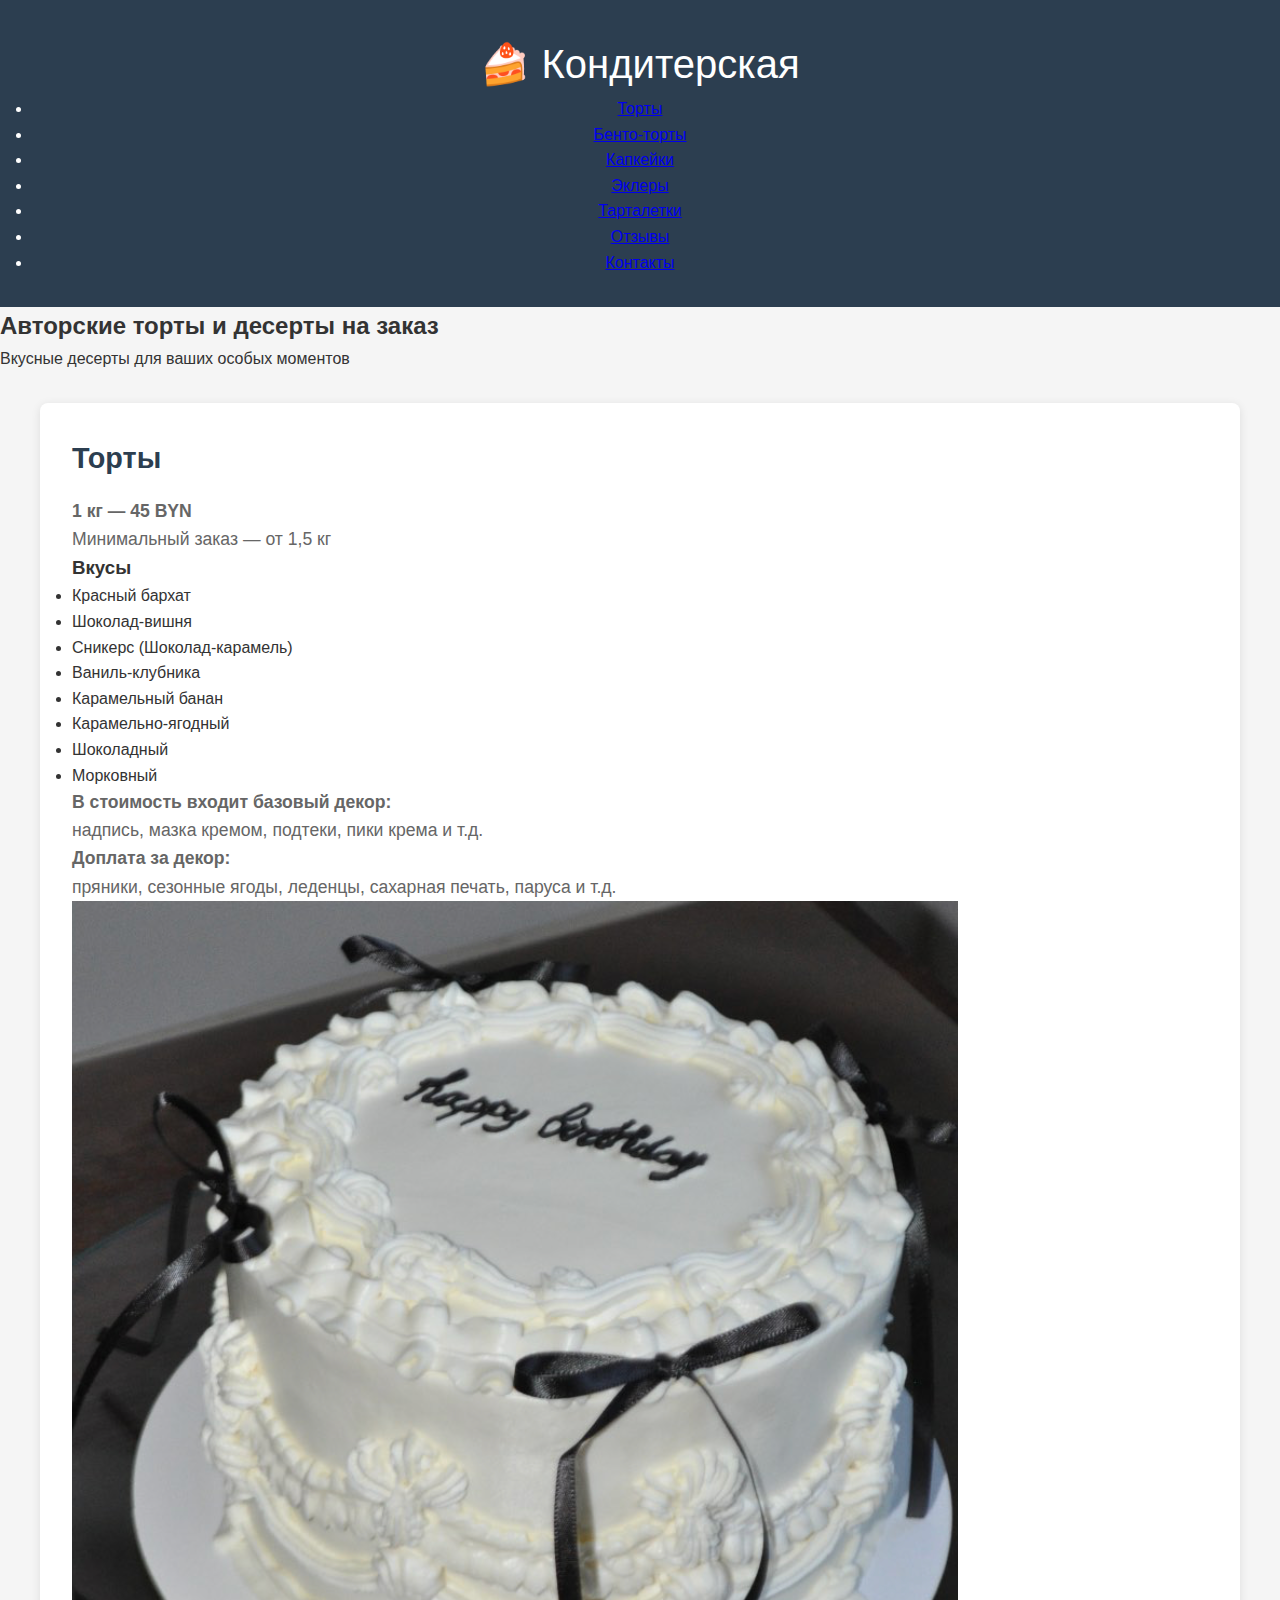
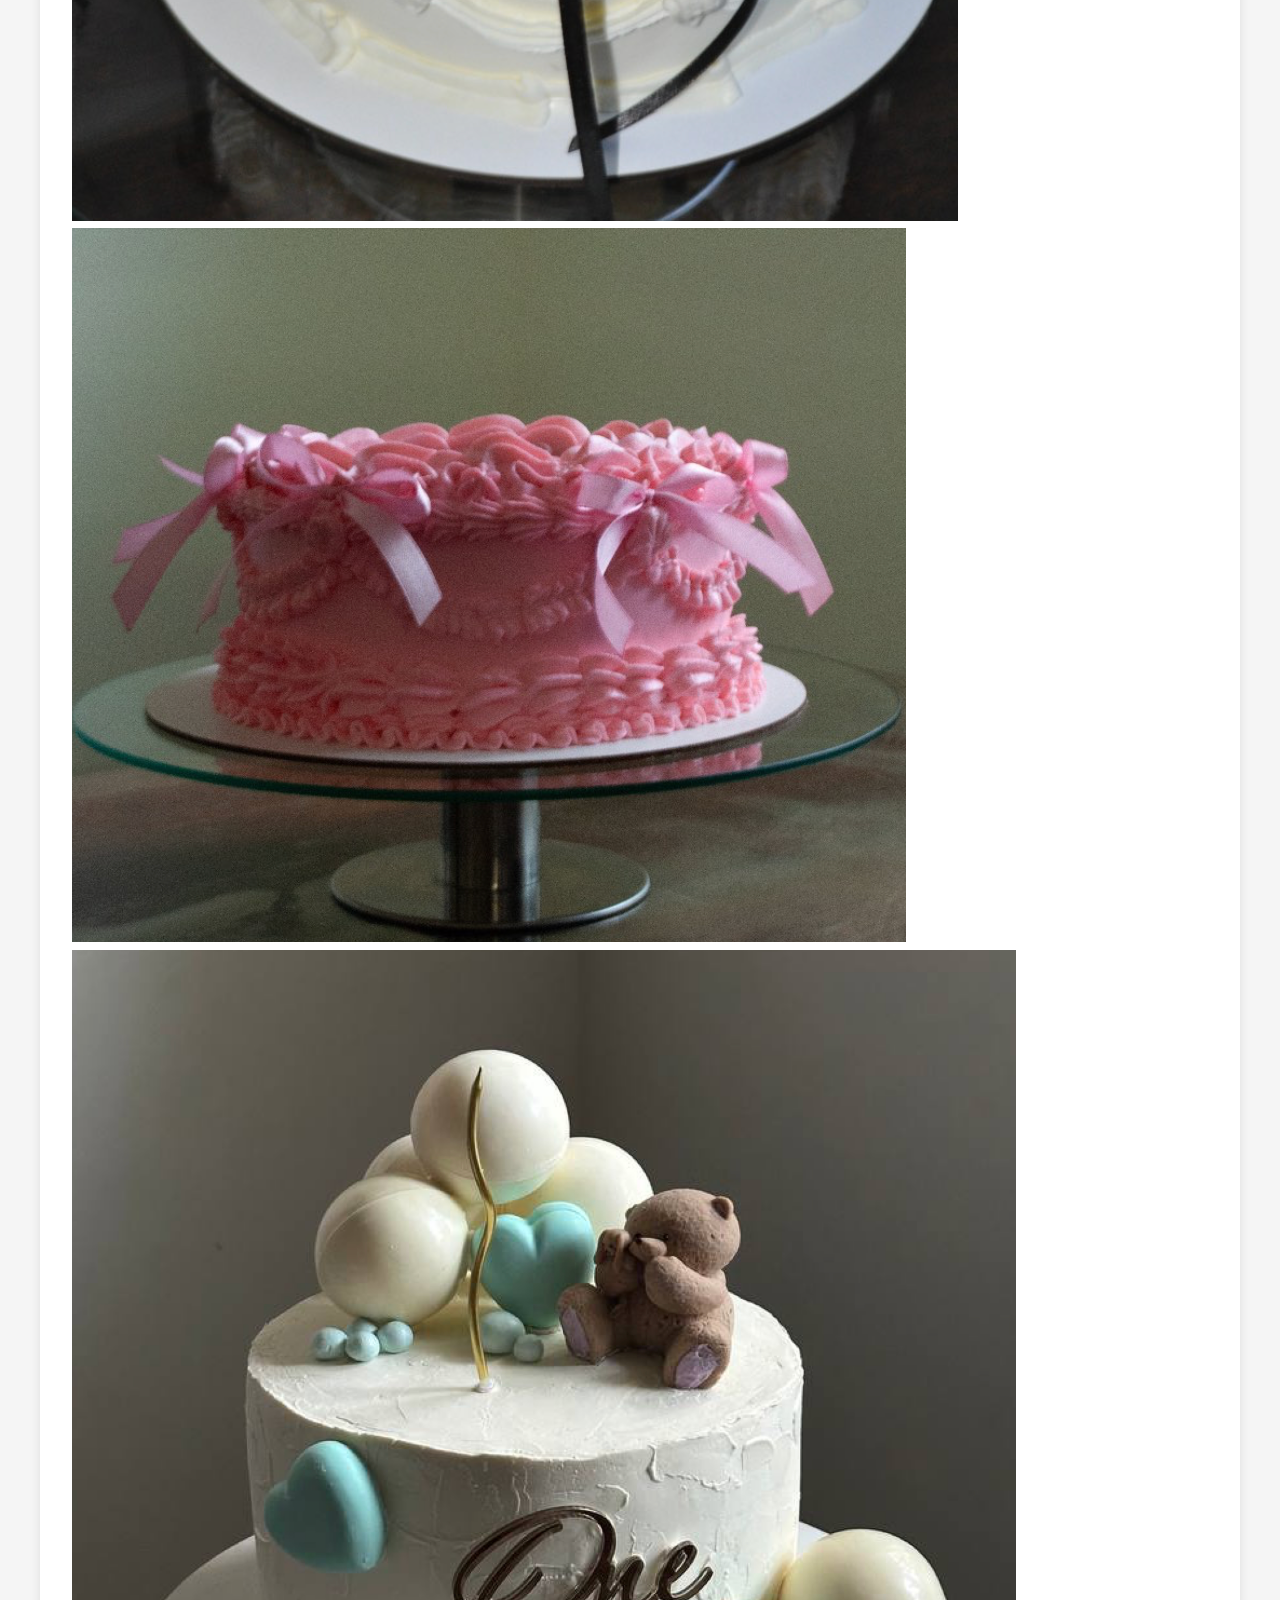
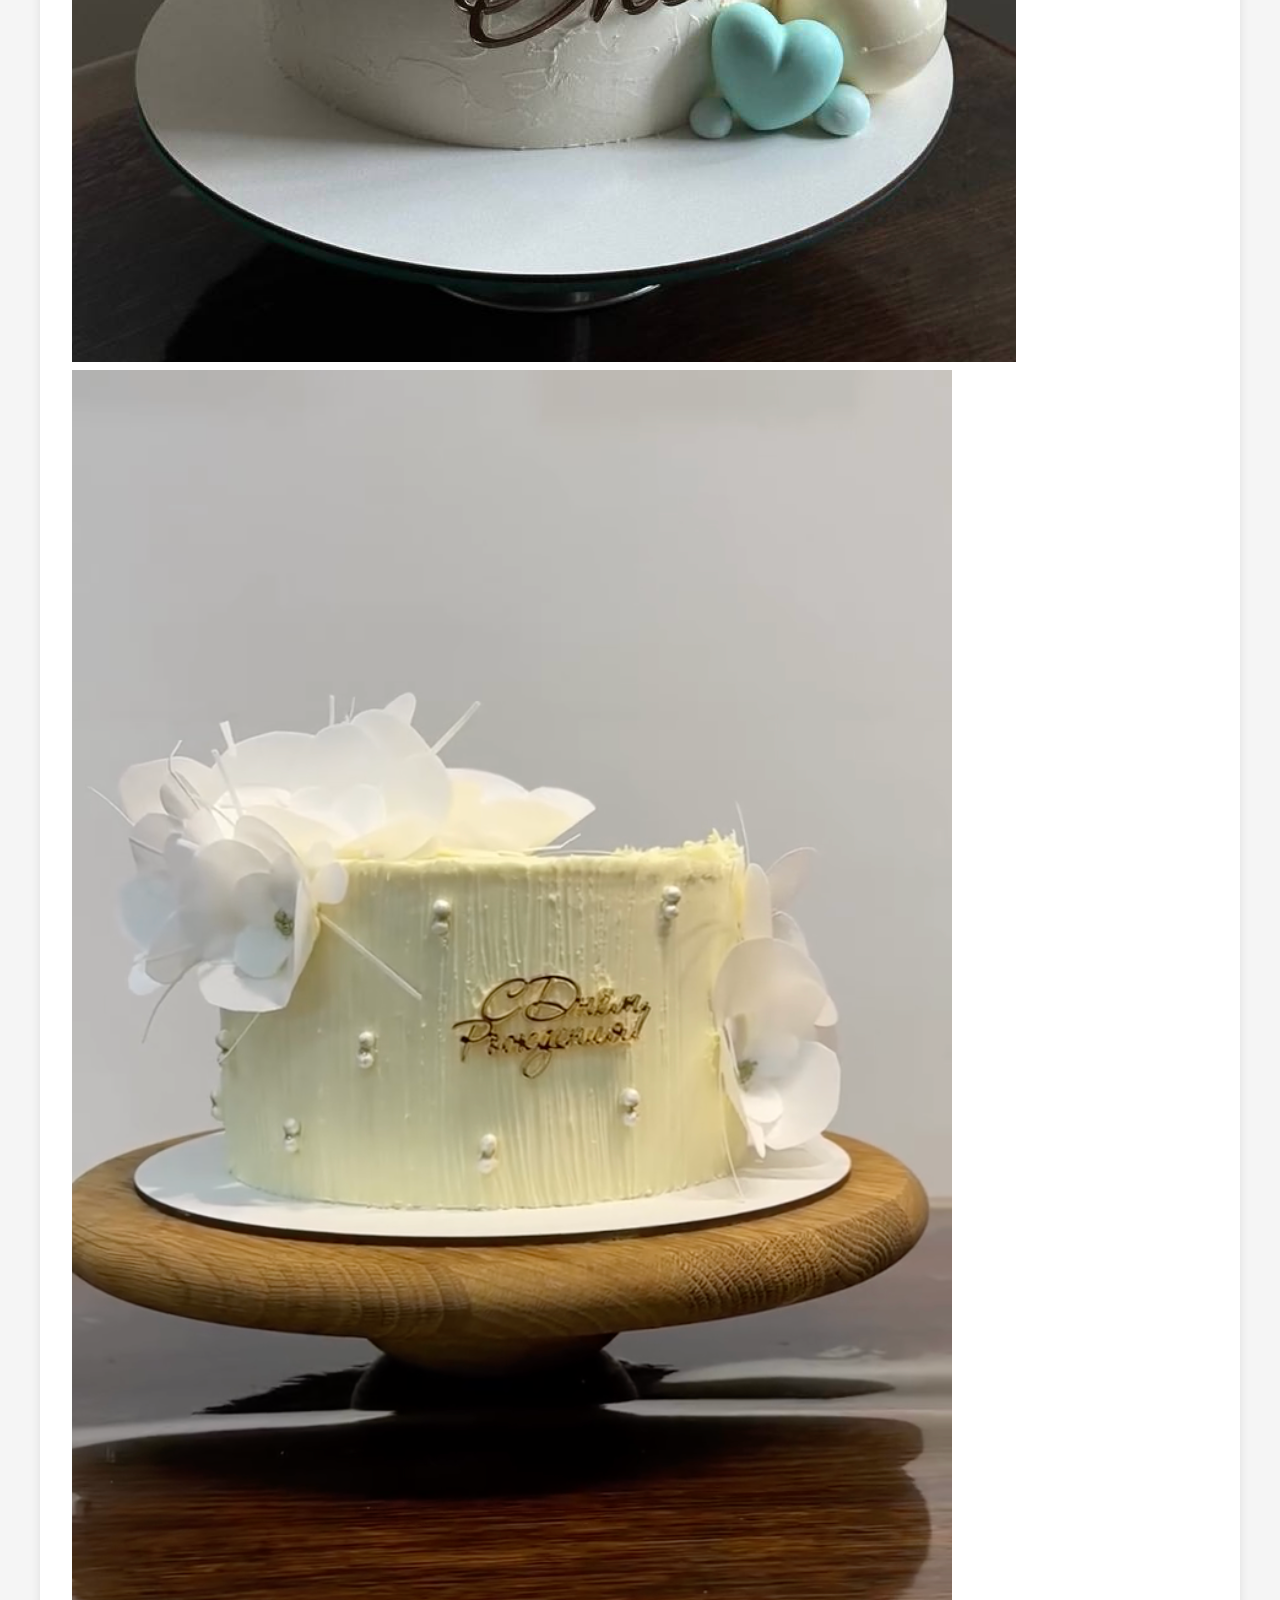
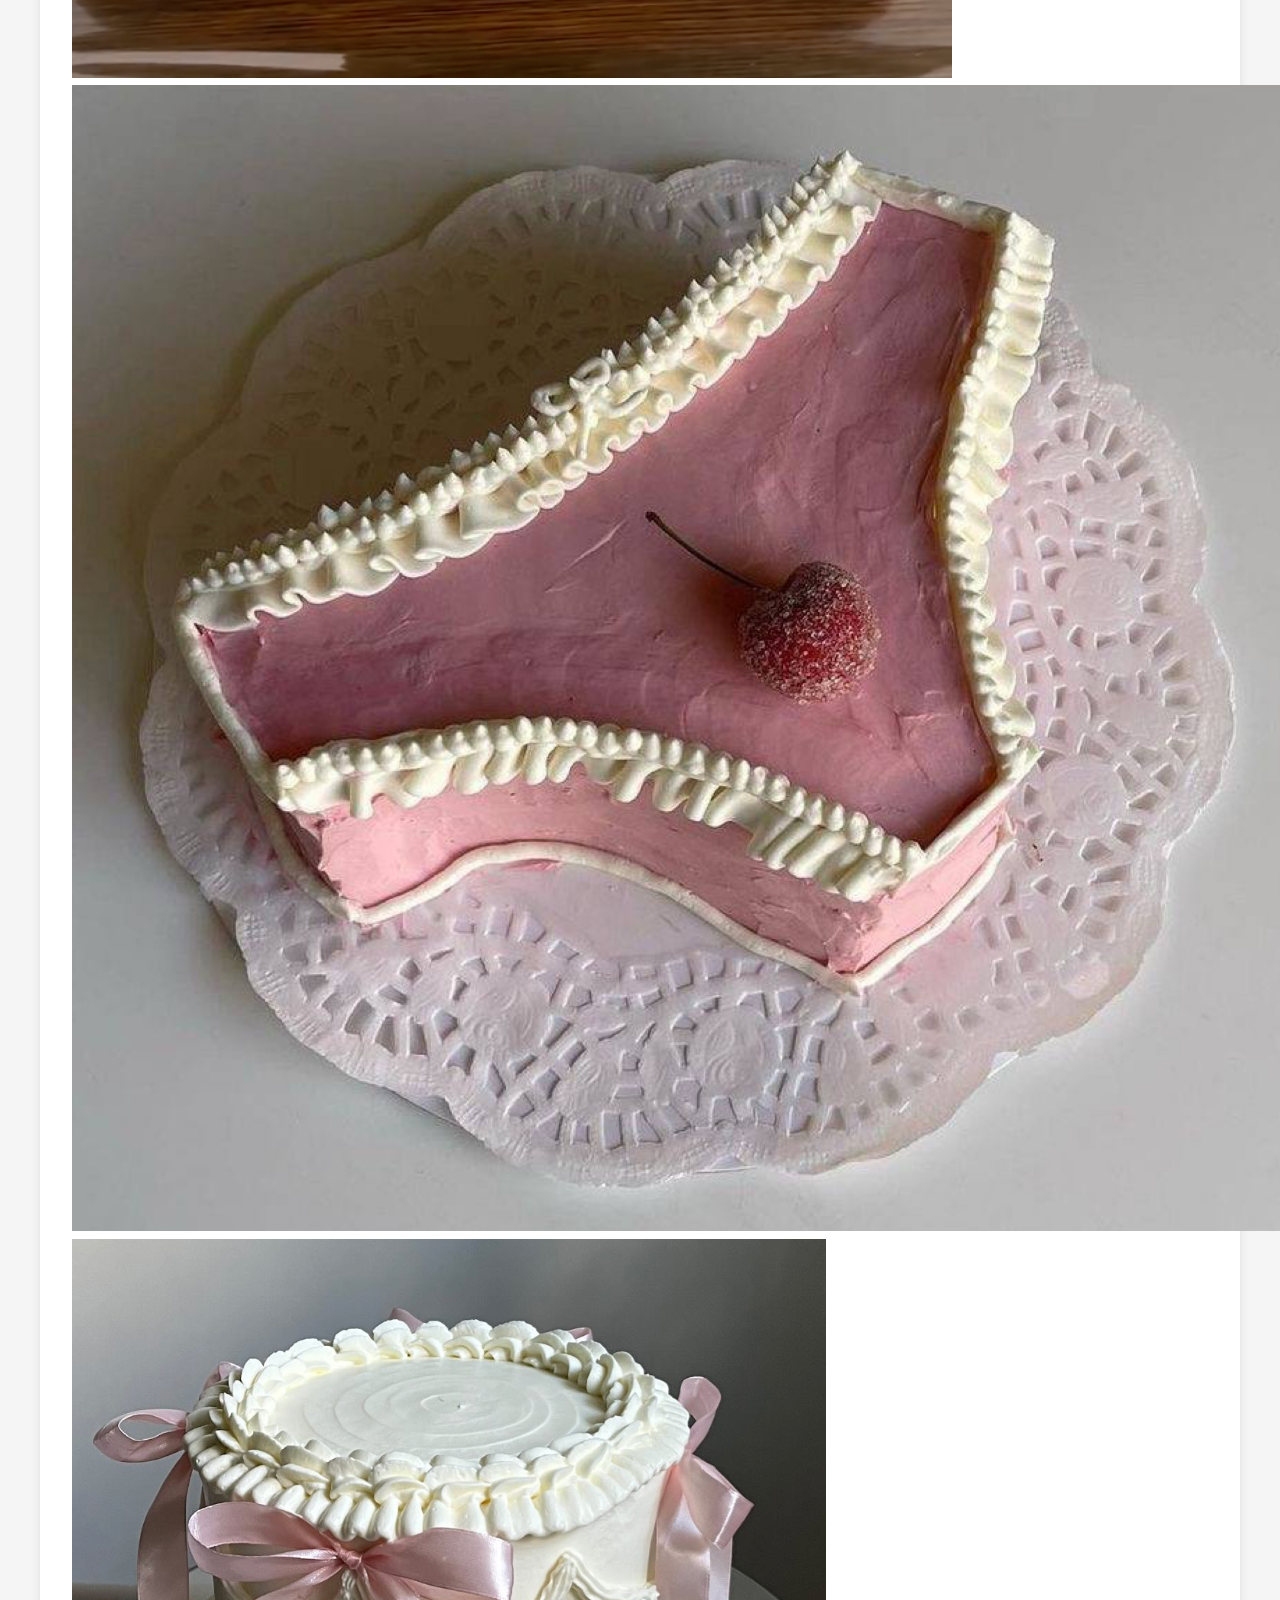
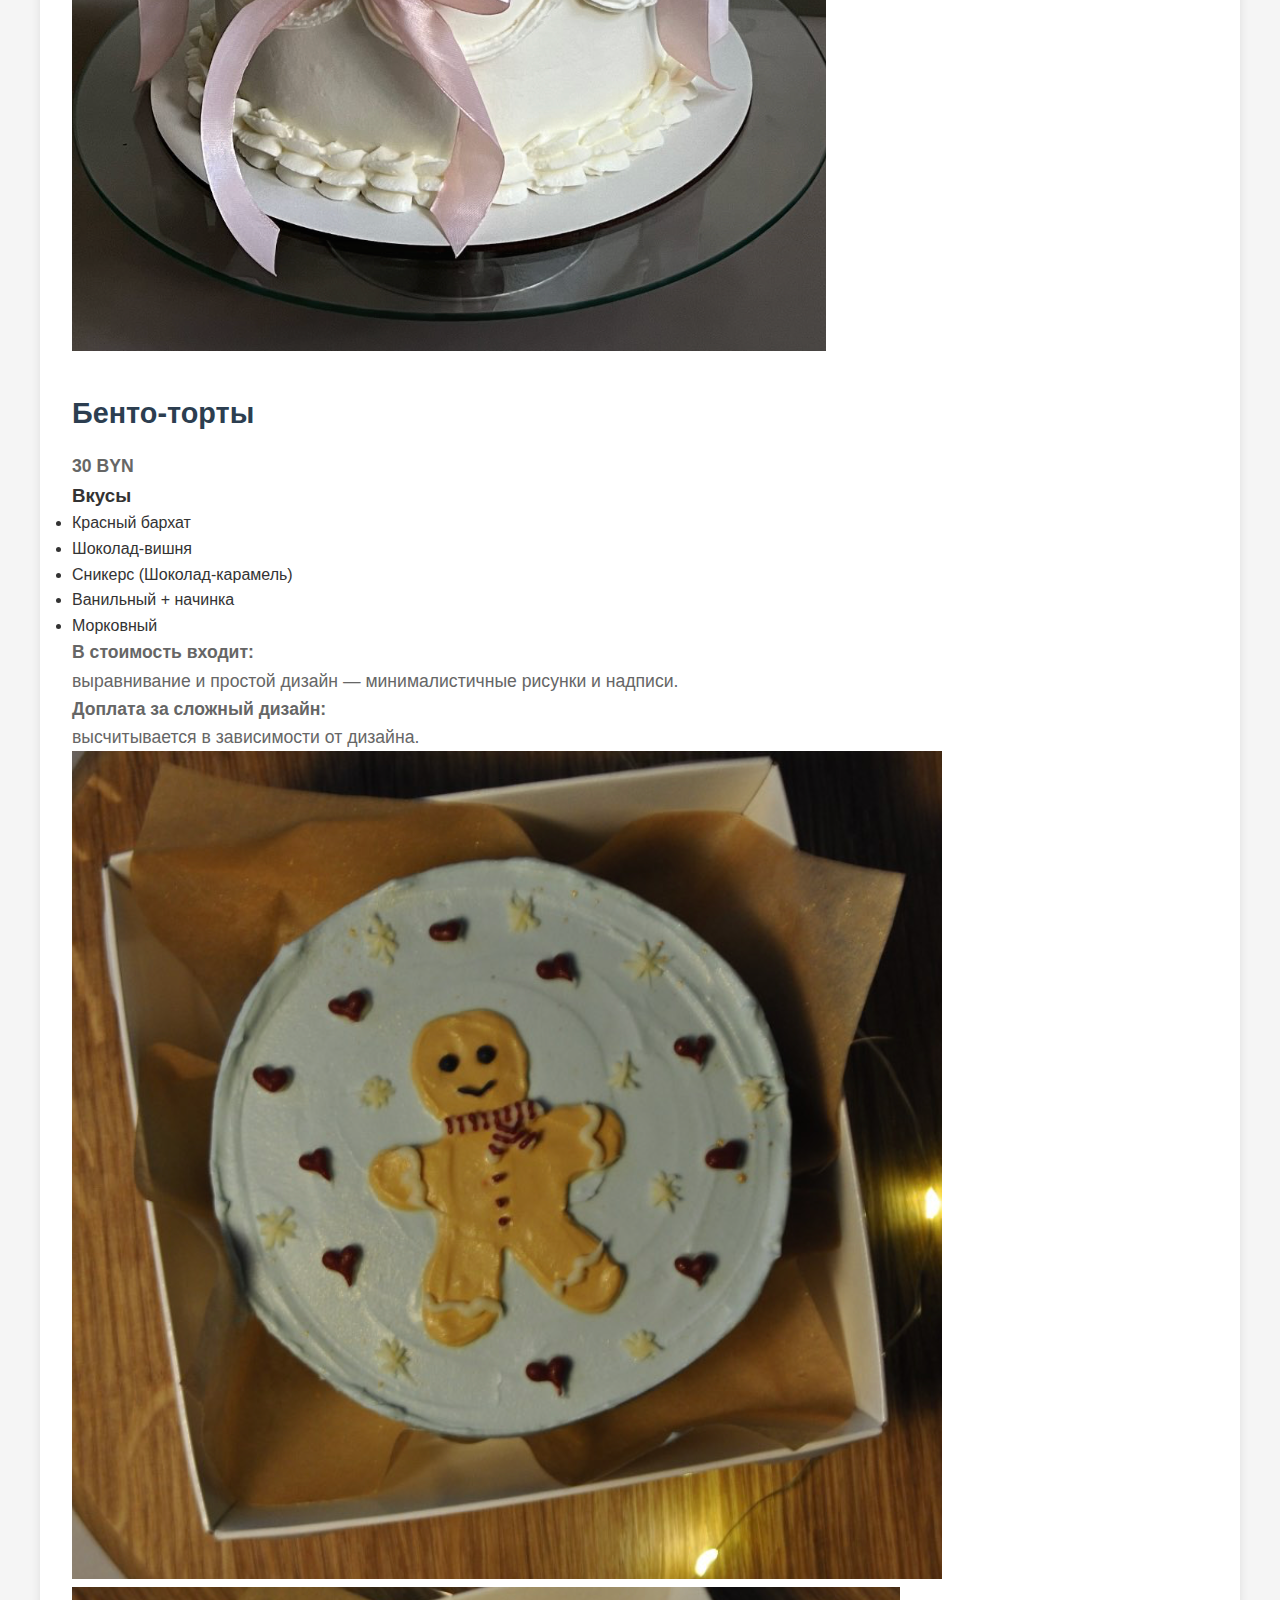
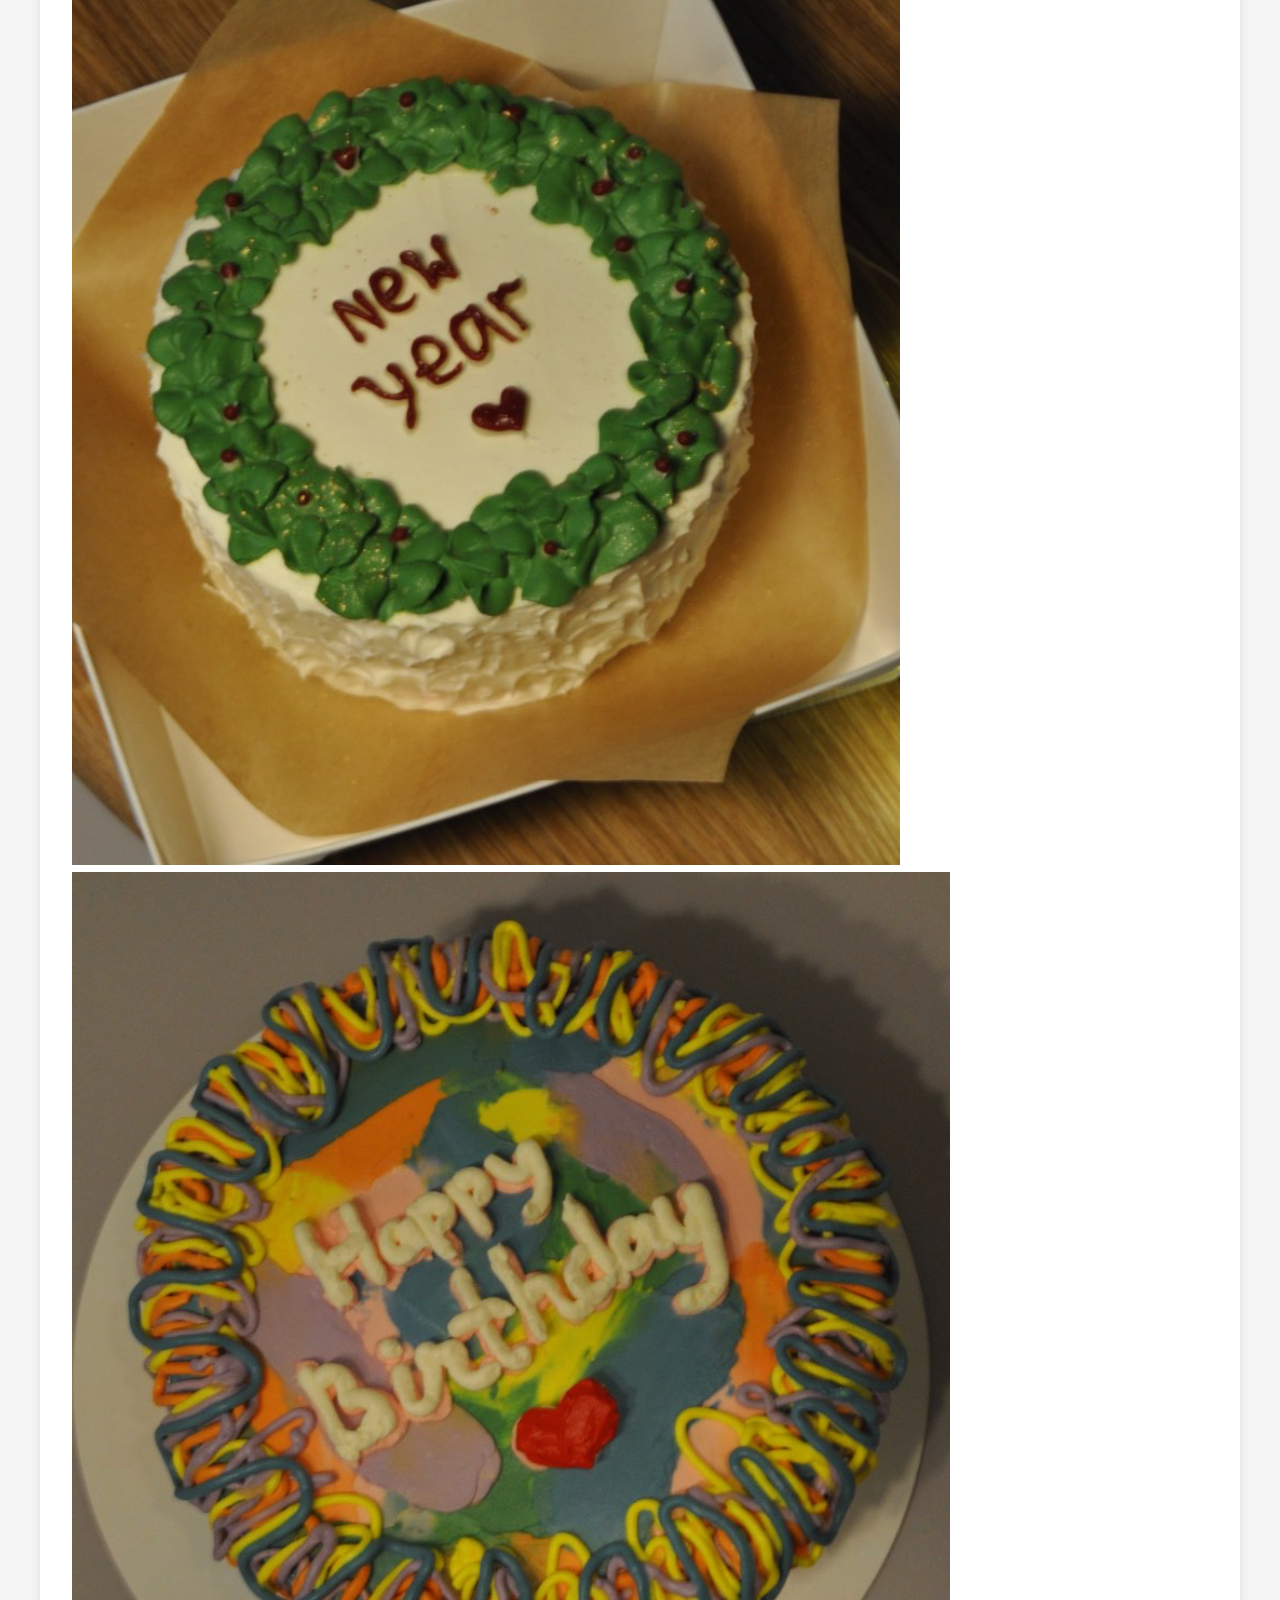
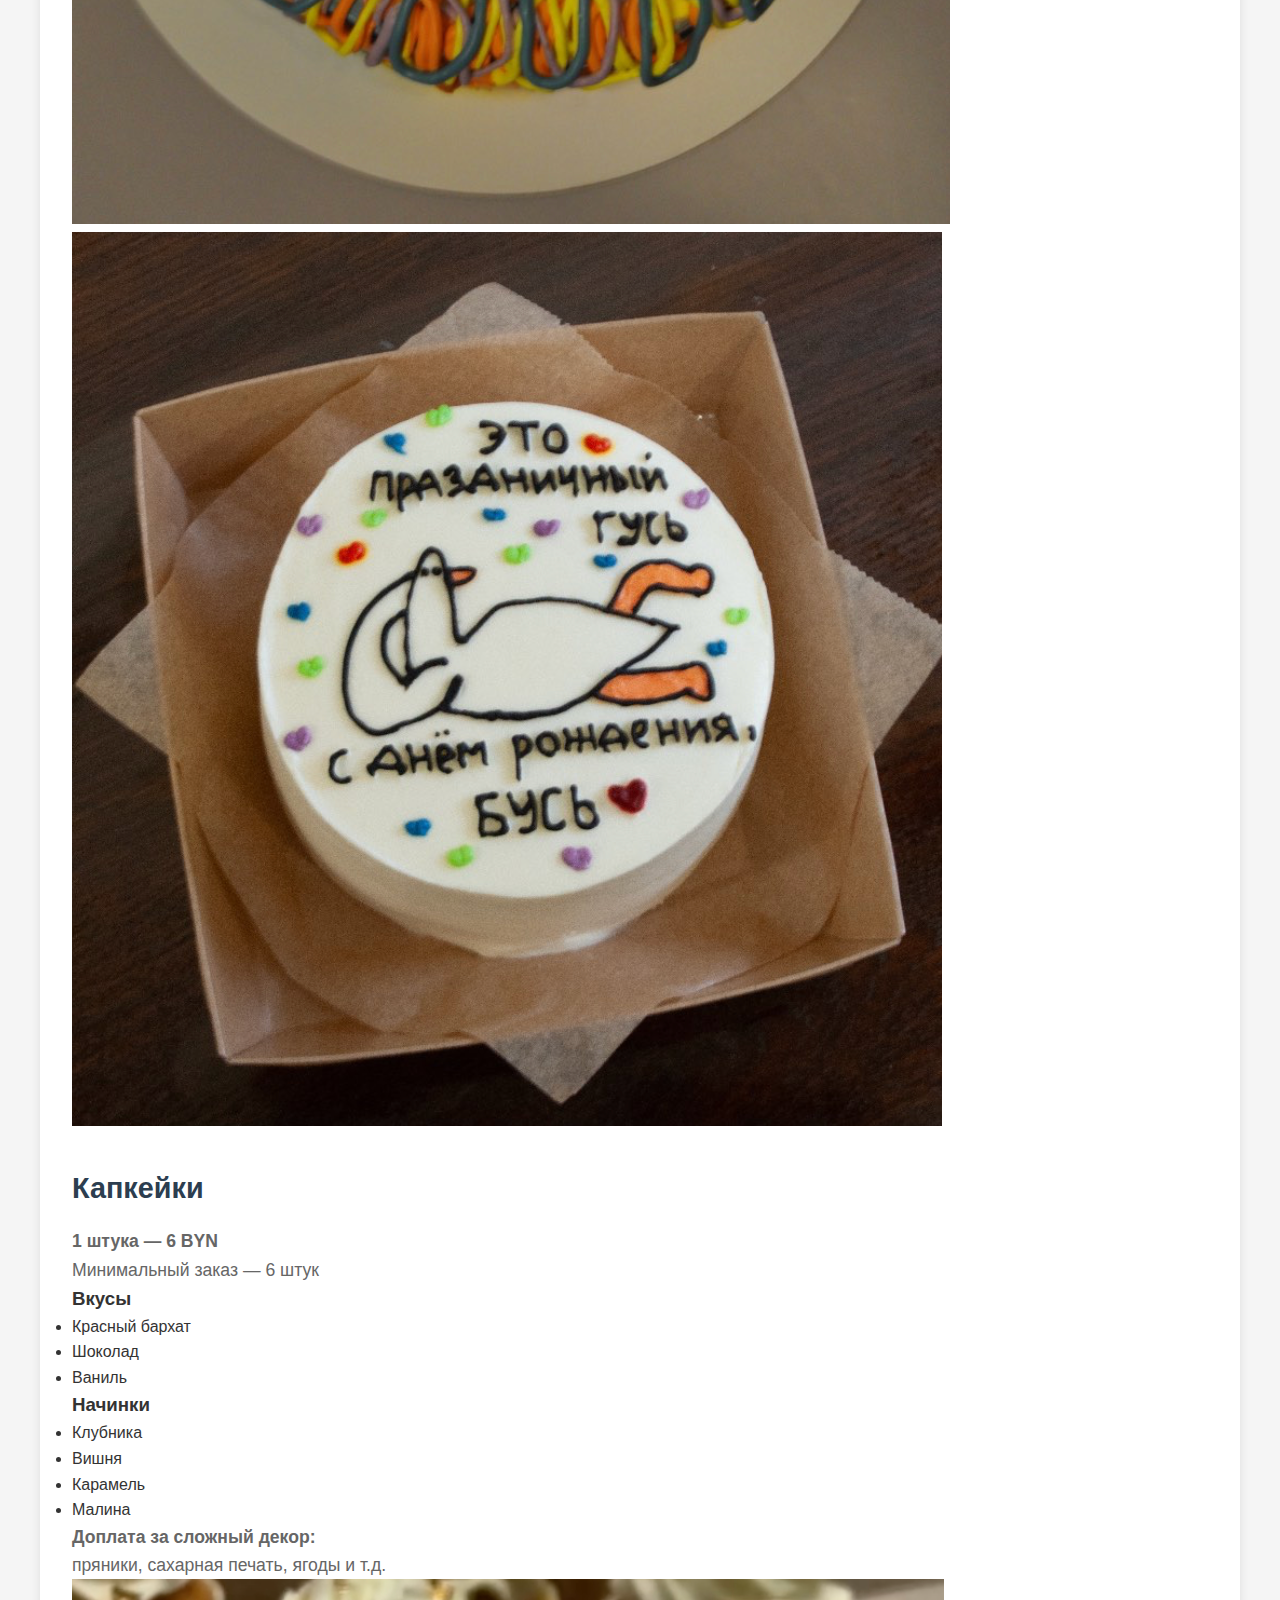
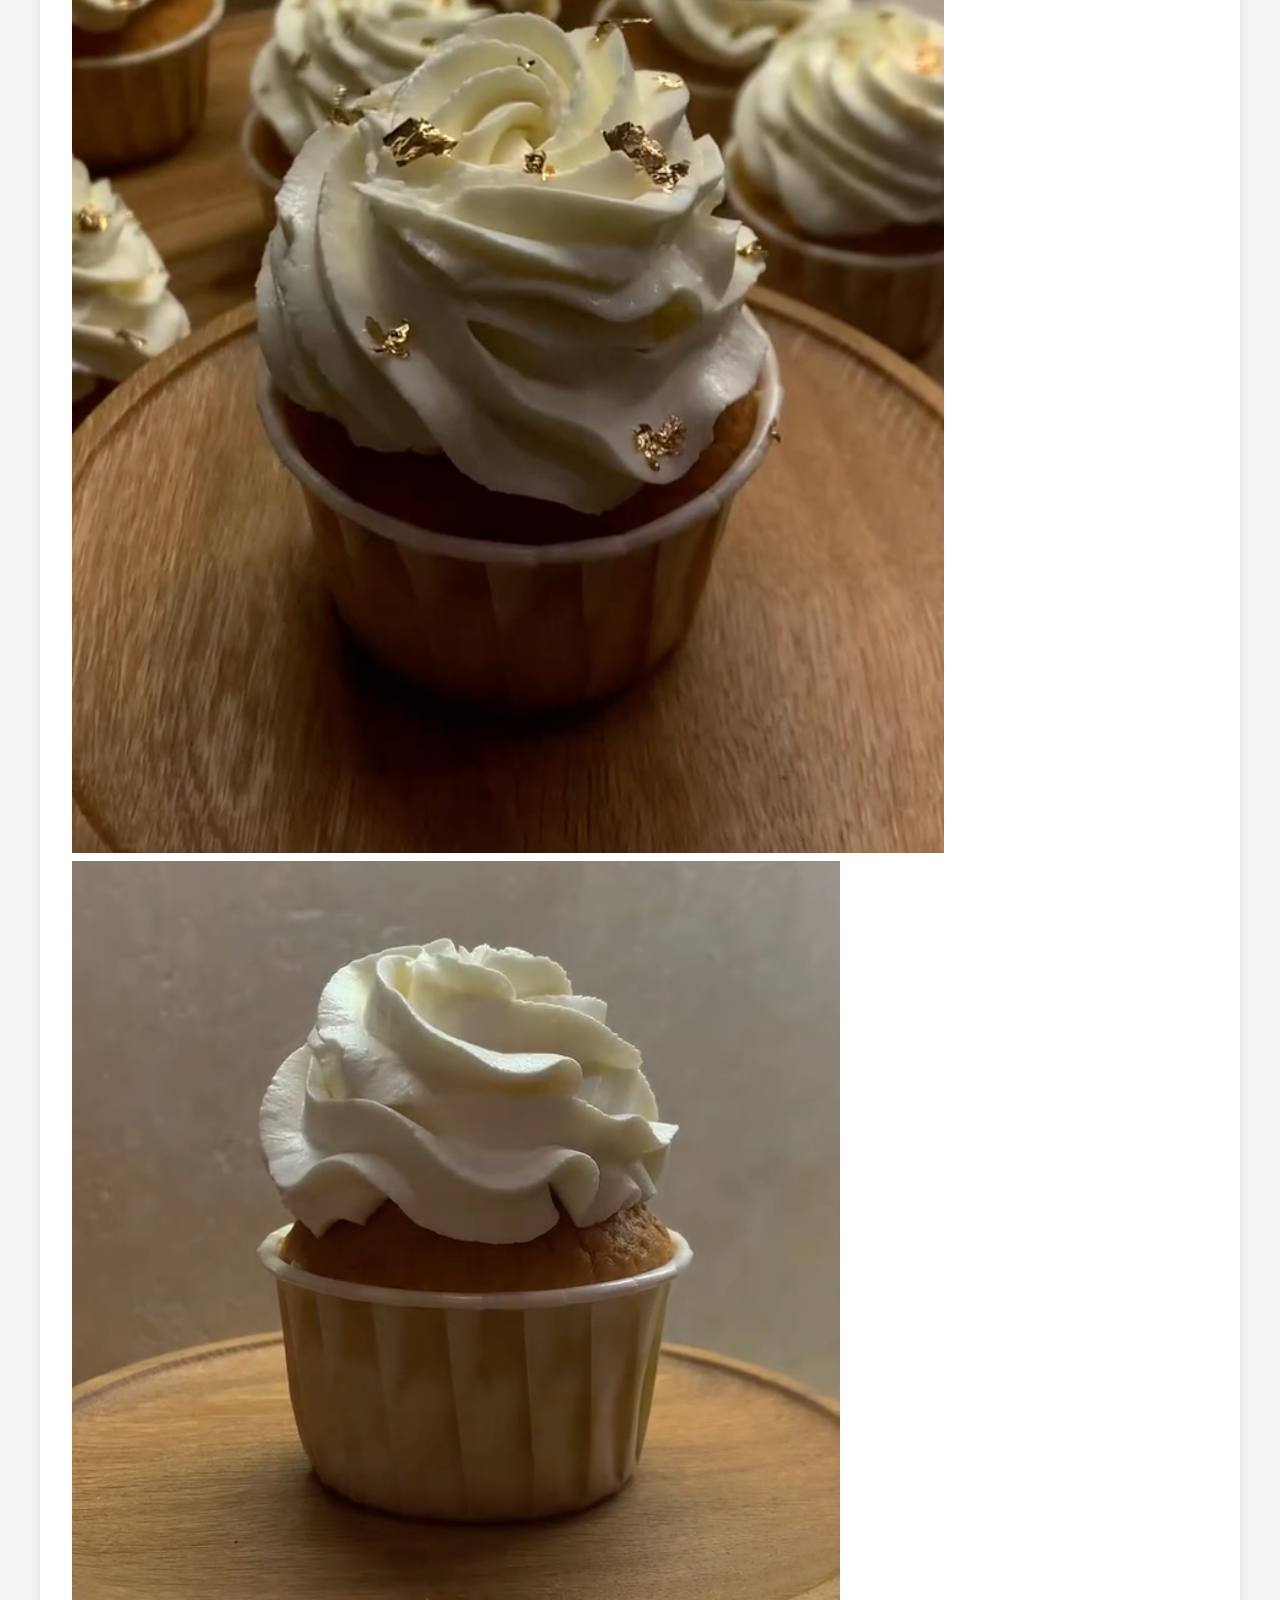
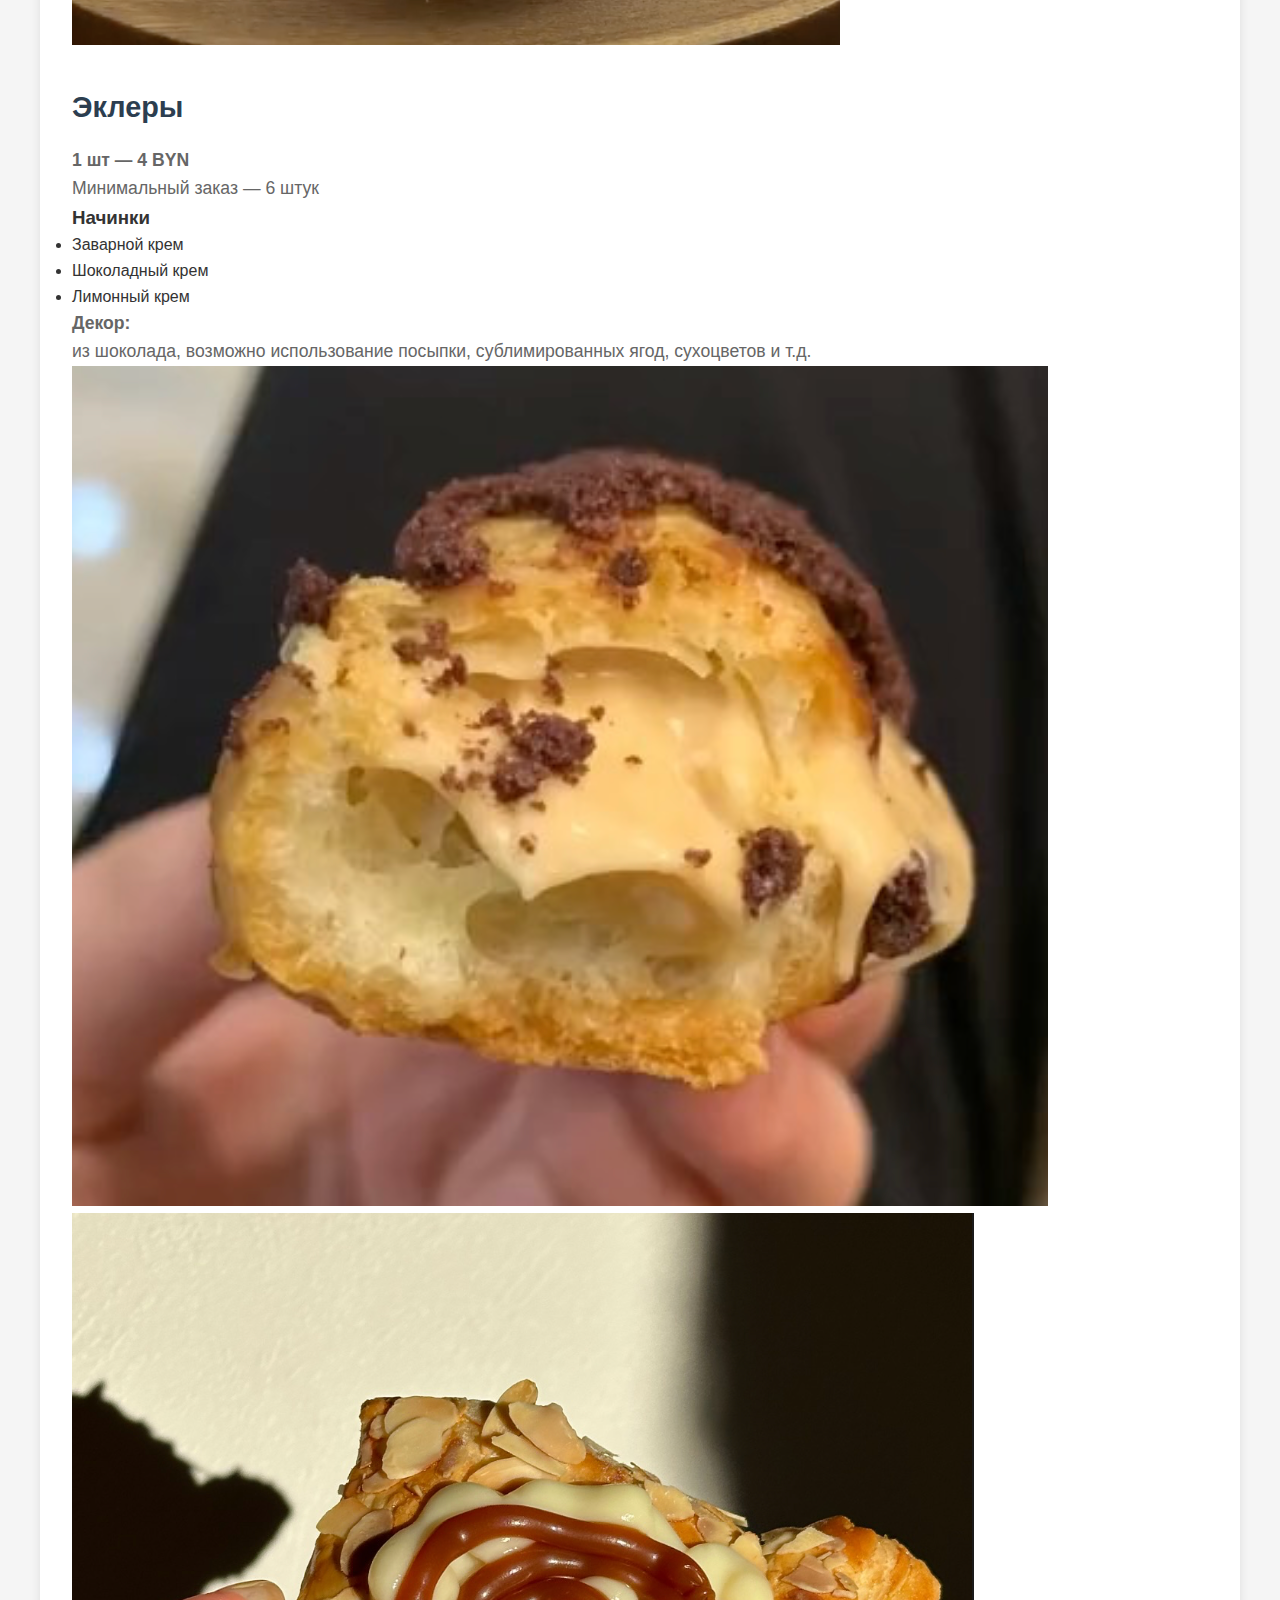
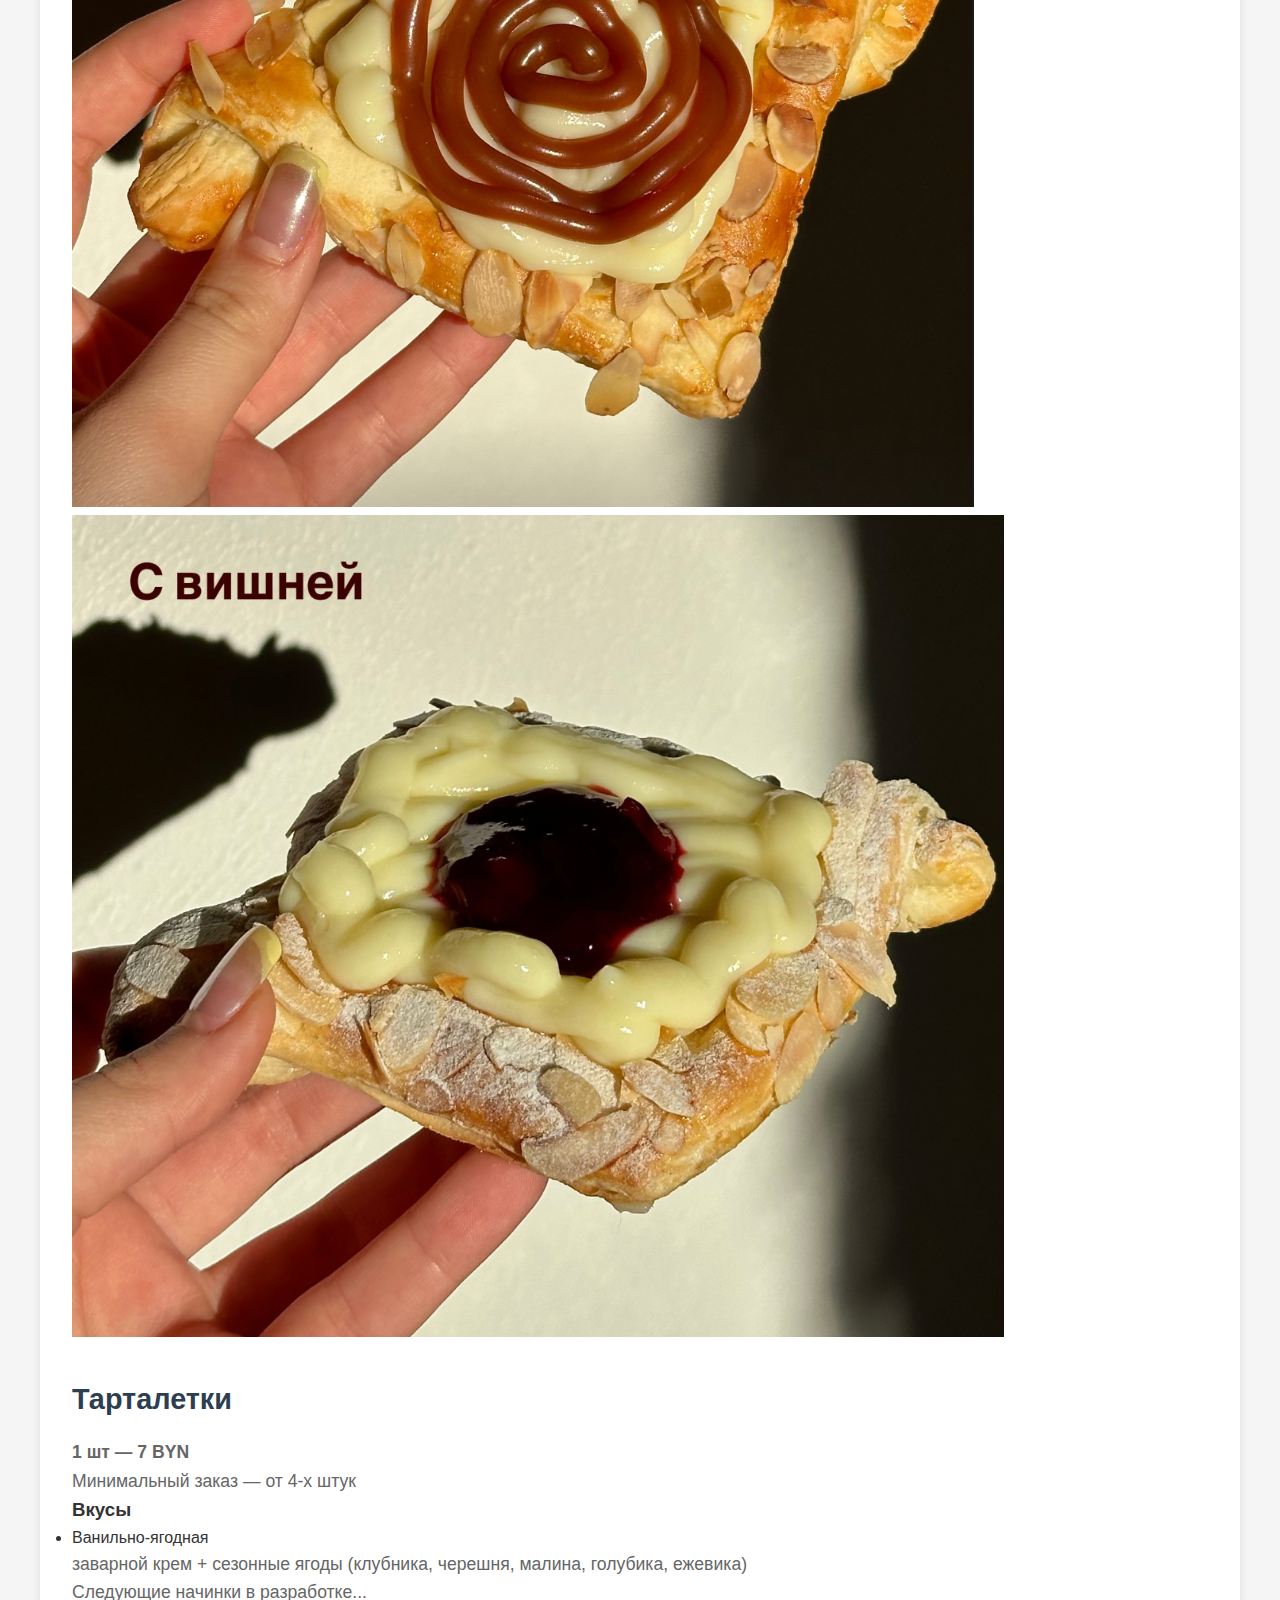
<file: index.html>
<!DOCTYPE html>
<html lang="ru">
<head>
    <meta charset="UTF-8">
    <meta name="viewport" content="width=device-width, initial-scale=1.0">
    <title>Кондитерская | Авторские торты на заказ</title>
    <link rel="stylesheet" href="styles.css">
</head>
<body>
    <header>
        <nav class="navbar">
            <div class="container">
                <h1 class="logo">🍰 Кондитерская</h1>
                <ul class="nav-menu">
                    <li><a href="#torti">Торты</a></li>
                    <li><a href="#bento">Бенто-торты</a></li>
                    <li><a href="#cupcakes">Капкейки</a></li>
                    <li><a href="#eclairs">Эклеры</a></li>
                    <li><a href="#tartlets">Тарталетки</a></li>
                    <li><a href="#reviews">Отзывы</a></li>
                    <li><a href="#contacts">Контакты</a></li>
                </ul>
            </div>
        </nav>
    </header>

    <div class="hero">
        <div class="container">
            <h2 class="hero-title">Авторские торты и десерты на заказ</h2>
            <p class="hero-subtitle">Вкусные десерты для ваших особых моментов</p>
        </div>
    </div>

    <main>
        <!-- Торты -->
        <section id="torti" class="product-section">
            <div class="container">
                <h2 class="section-title">Торты</h2>
                <div class="product-info">
                    <div class="price-info">
                        <p class="price"><strong>1 кг — 45 BYN</strong></p>
                        <p class="min-order">Минимальный заказ — от 1,5 кг</p>
                    </div>
                    
                    <div class="flavors">
                        <h3>Вкусы</h3>
                        <ul class="flavor-list">
                            <li>Красный бархат</li>
                            <li>Шоколад-вишня</li>
                            <li>Сникерс (Шоколад-карамель)</li>
                            <li>Ваниль-клубника</li>
                            <li>Карамельный банан</li>
                            <li>Карамельно-ягодный</li>
                            <li>Шоколадный</li>
                            <li>Морковный</li>
                        </ul>
                    </div>

                    <div class="decor-info">
                        <p class="included"><strong>В стоимость входит базовый декор:</strong><br>
                        надпись, мазка кремом, подтеки, пики крема и т.д.</p>
                        <p class="extra"><strong>Доплата за декор:</strong><br>
                        пряники, сезонные ягоды, леденцы, сахарная печать, паруса и т.д.</p>
                    </div>
                </div>

                <div class="gallery">
                    <div class="gallery-item">
                        <img src="pics/tort1.png" alt="Торт 1">
                    </div>
                    <div class="gallery-item">
                        <img src="pics/tort2.png" alt="Торт 2">
                    </div>
                    <div class="gallery-item">
                        <img src="pics/tort3.png" alt="Торт 3">
                    </div>
                    <div class="gallery-item">
                        <img src="pics/tort4.png" alt="Торт 4">
                    </div>
                    <div class="gallery-item">
                        <img src="pics/tort5.png" alt="Торт 5">
                    </div>
                    <div class="gallery-item">
                        <img src="pics/tort6.png" alt="Торт 6">
                    </div>
                </div>
            </div>
        </section>

        <!-- Бенто-торты -->
        <section id="bento" class="product-section alt-bg">
            <div class="container">
                <h2 class="section-title">Бенто-торты</h2>
                <div class="product-info">
                    <div class="price-info">
                        <p class="price"><strong>30 BYN</strong></p>
                    </div>
                    
                    <div class="flavors">
                        <h3>Вкусы</h3>
                        <ul class="flavor-list">
                            <li>Красный бархат</li>
                            <li>Шоколад-вишня</li>
                            <li>Сникерс (Шоколад-карамель)</li>
                            <li>Ванильный + начинка</li>
                            <li>Морковный</li>
                        </ul>
                    </div>

                    <div class="decor-info">
                        <p class="included"><strong>В стоимость входит:</strong><br>
                        выравнивание и простой дизайн — минималистичные рисунки и надписи.</p>
                        <p class="extra"><strong>Доплата за сложный дизайн:</strong><br>
                        высчитывается в зависимости от дизайна.</p>
                    </div>
                </div>

                <div class="gallery">
                    <div class="gallery-item">
                        <img src="pics/bento1.png" alt="Бенто-торт 1">
                    </div>
                    <div class="gallery-item">
                        <img src="pics/bento2.png" alt="Бенто-торт 2">
                    </div>
                    <div class="gallery-item">
                        <img src="pics/bento3.png" alt="Бенто-торт 3">
                    </div>
                    <div class="gallery-item">
                        <img src="pics/bento4.png" alt="Бенто-торт 4">
                    </div>
                </div>
            </div>
        </section>

        <!-- Капкейки -->
        <section id="cupcakes" class="product-section">
            <div class="container">
                <h2 class="section-title">Капкейки</h2>
                <div class="product-info">
                    <div class="price-info">
                        <p class="price"><strong>1 штука — 6 BYN</strong></p>
                        <p class="min-order">Минимальный заказ — 6 штук</p>
                    </div>
                    
                    <div class="flavors">
                        <h3>Вкусы</h3>
                        <ul class="flavor-list">
                            <li>Красный бархат</li>
                            <li>Шоколад</li>
                            <li>Ваниль</li>
                        </ul>
                    </div>

                    <div class="fillings">
                        <h3>Начинки</h3>
                        <ul class="flavor-list">
                            <li>Клубника</li>
                            <li>Вишня</li>
                            <li>Карамель</li>
                            <li>Малина</li>
                        </ul>
                    </div>

                    <div class="decor-info">
                        <p class="extra"><strong>Доплата за сложный декор:</strong><br>
                        пряники, сахарная печать, ягоды и т.д.</p>
                    </div>
                </div>

                <div class="gallery">
                    <div class="gallery-item">
                        <img src="pics/cupcake1.png" alt="Капкейк 1">
                    </div>
                    <div class="gallery-item">
                        <img src="pics/cupcake2.png" alt="Капкейк 2">
                    </div>
                </div>
            </div>
        </section>

        <!-- Эклеры -->
        <section id="eclairs" class="product-section alt-bg">
            <div class="container">
                <h2 class="section-title">Эклеры</h2>
                <div class="product-info">
                    <div class="price-info">
                        <p class="price"><strong>1 шт — 4 BYN</strong></p>
                        <p class="min-order">Минимальный заказ — 6 штук</p>
                    </div>
                    
                    <div class="fillings">
                        <h3>Начинки</h3>
                        <ul class="flavor-list">
                            <li>Заварной крем</li>
                            <li>Шоколадный крем</li>
                            <li>Лимонный крем</li>
                        </ul>
                    </div>

                    <div class="decor-info">
                        <p class="included"><strong>Декор:</strong><br>
                        из шоколада, возможно использование посыпки, сублимированных ягод, сухоцветов и т.д.</p>
                    </div>
                </div>

                <div class="gallery">
                    <div class="gallery-item">
                        <img src="pics/eclair1.png" alt="Эклер 1">
                    </div>
                    <div class="gallery-item">
                        <img src="pics/eclair2.png" alt="Эклер 2">
                    </div>
                    <div class="gallery-item">
                        <img src="pics/eclair3.png" alt="Эклер 3">
                    </div>
                </div>
            </div>
        </section>

        <!-- Тарталетки -->
        <section id="tartlets" class="product-section">
            <div class="container">
                <h2 class="section-title">Тарталетки</h2>
                <div class="product-info">
                    <div class="price-info">
                        <p class="price"><strong>1 шт — 7 BYN</strong></p>
                        <p class="min-order">Минимальный заказ — от 4-х штук</p>
                    </div>
                    
                    <div class="flavors">
                        <h3>Вкусы</h3>
                        <ul class="flavor-list">
                            <li>Ванильно-ягодная</li>
                        </ul>
                    </div>

                    <div class="fillings">
                        <p class="included">заварной крем + сезонные ягоды (клубника, черешня, малина, голубика, ежевика)</p>
                        <p class="extra">Следующие начинки в разработке...</p>
                    </div>
                </div>

                <div class="gallery">
                    <div class="gallery-item">
                        <img src="pics/tartalet1.png" alt="Тарталетка 1">
                    </div>
                    <div class="gallery-item">
                        <img src="pics/tartalet2.png" alt="Тарталетка 2">
                    </div>
                </div>
            </div>
        </section>

        <!-- Отзывы -->
        <section id="reviews" class="reviews-section alt-bg">
            <div class="container">
                <h2 class="section-title">Отзывы клиентов</h2>
                <div class="reviews-grid">
                    <div class="review-card">
                        <div class="review-stars">⭐⭐⭐⭐⭐</div>
                        <p class="review-text">"Невероятно вкусный торт! Очень довольна качеством и оформлением. Все гости были в восторге!"</p>
                        <p class="review-author">— Анна</p>
                    </div>
                    <div class="review-card">
                        <div class="review-stars">⭐⭐⭐⭐⭐</div>
                        <p class="review-text">"Заказывала бенто-торт для дочери. Прекрасное оформление и очень вкусный! Обязательно закажу еще раз."</p>
                        <p class="review-author">— Мария</p>
                    </div>
                    <div class="review-card">
                        <div class="review-stars">⭐⭐⭐⭐⭐</div>
                        <p class="review-text">"Капкейки просто восхитительны! Каждый раз пробую новые вкусы и не перестаю удивляться."</p>
                        <p class="review-author">— Елена</p>
                    </div>
                    <div class="review-card">
                        <div class="review-stars">⭐⭐⭐⭐⭐</div>
                        <p class="review-text">"Эклеры с лимонным кремом — это что-то невероятное! Легкие, воздушные, тают во рту."</p>
                        <p class="review-author">— Дмитрий</p>
                    </div>
                </div>
            </div>
        </section>

        <!-- Контакты -->
        <section id="contacts" class="contacts-section">
            <div class="container">
                <h2 class="section-title">Контакты</h2>
                <div class="contacts-content">
                    <div class="contact-info">
                        <h3>Свяжитесь со мной для заказа</h3>
                        <div class="contact-item">
                            <strong>📱 Телефон:</strong>
                            <p><a href="tel:+375297130705">+375 29 713-07-05</a></p>
                        </div>
                        <div class="contact-item">
                            <strong>💬 Telegram:</strong>
                            <p><a href="https://t.me/vichkachech" target="_blank">@vichkachech</a></p>
                        </div>
                        <div class="contact-item">
                            <strong>📧 Email:</strong>
                            <p><a href="mailto:Viktorijachech@icloud.com">Viktorijachech@icloud.com</a></p>
                        </div>
                        <div class="contact-item">
                            <strong>📍 Instagram:</strong>
                            <p><a href="https://instagram.com/vichkachech" target="_blank">@vichkachech</a></p>
                        </div>
                    </div>
                    <div class="order-info">
                        <h3>Как сделать заказ?</h3>
                        <ol class="order-steps">
                            <li>Свяжитесь со мной любым удобным способом</li>
                            <li>Выберите тип десерта и вкус</li>
                            <li>Обсудим детали оформления</li>
                            <li>Согласуем дату и время получения</li>
                            <li>Наслаждайтесь вкусным десертом!</li>
                        </ol>
                    </div>
                </div>
            </div>
        </section>
    </main>

    <footer>
        <div class="container">
            <p>&copy; 2024 Кондитерская. Все права защищены.</p>
            <p>Авторские торты и десерты на заказ</p>
        </div>
    </footer>

    <script>
        // Плавная прокрутка для навигации
        document.querySelectorAll('a[href^="#"]').forEach(anchor => {
            anchor.addEventListener('click', function (e) {
                e.preventDefault();
                const target = document.querySelector(this.getAttribute('href'));
                if (target) {
                    target.scrollIntoView({
                        behavior: 'smooth',
                        block: 'start'
                    });
                }
            });
        });

        // Эффект уменьшения и прозрачности header при прокрутке
        const header = document.querySelector('header');
        let lastScroll = 0;

        window.addEventListener('scroll', function() {
            const currentScroll = window.pageYOffset || document.documentElement.scrollTop;
            
            if (currentScroll > 100) {
                header.classList.add('scrolled');
            } else {
                header.classList.remove('scrolled');
            }
            
            lastScroll = currentScroll;
        });

        // Показ изображений при загрузке
        document.querySelectorAll('.gallery-item img').forEach(img => {
            img.onerror = function() {
                this.style.display = 'none';
            };
        });
    </script>
</body>
</html>
</file>
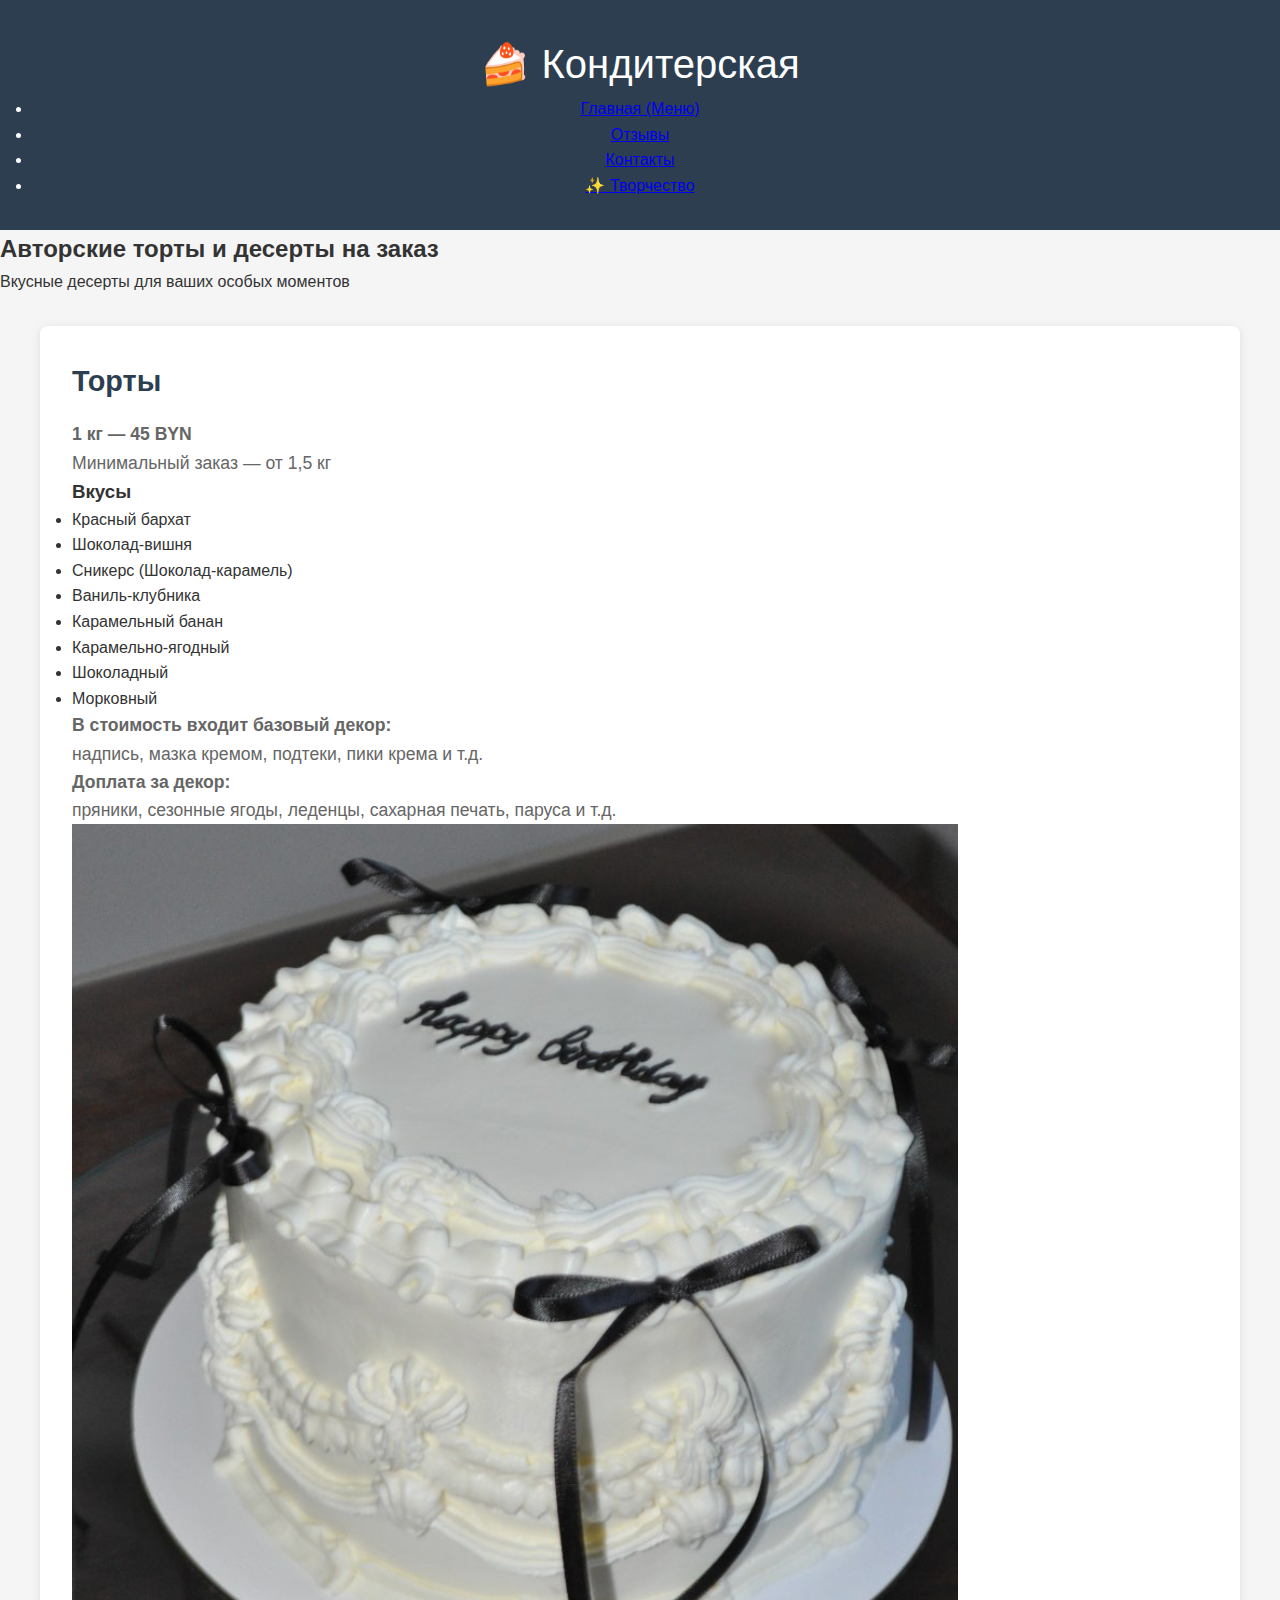
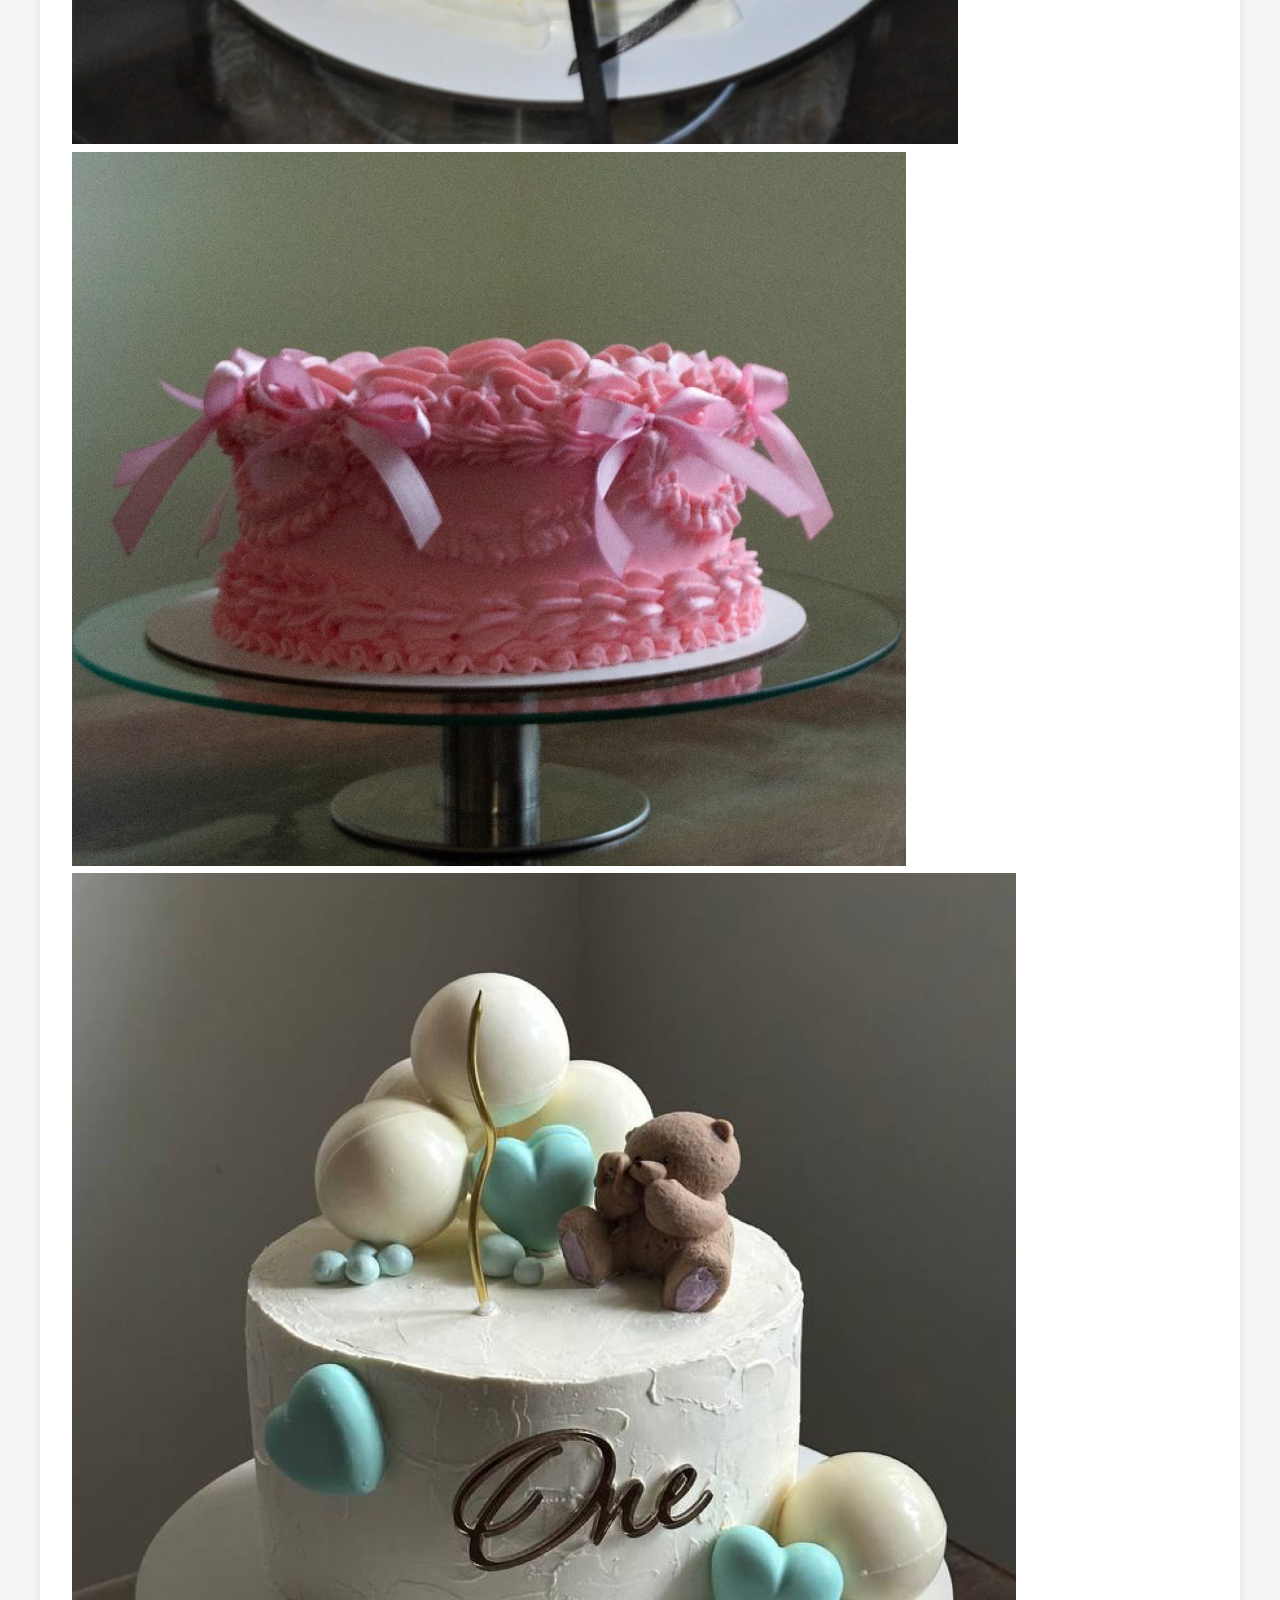
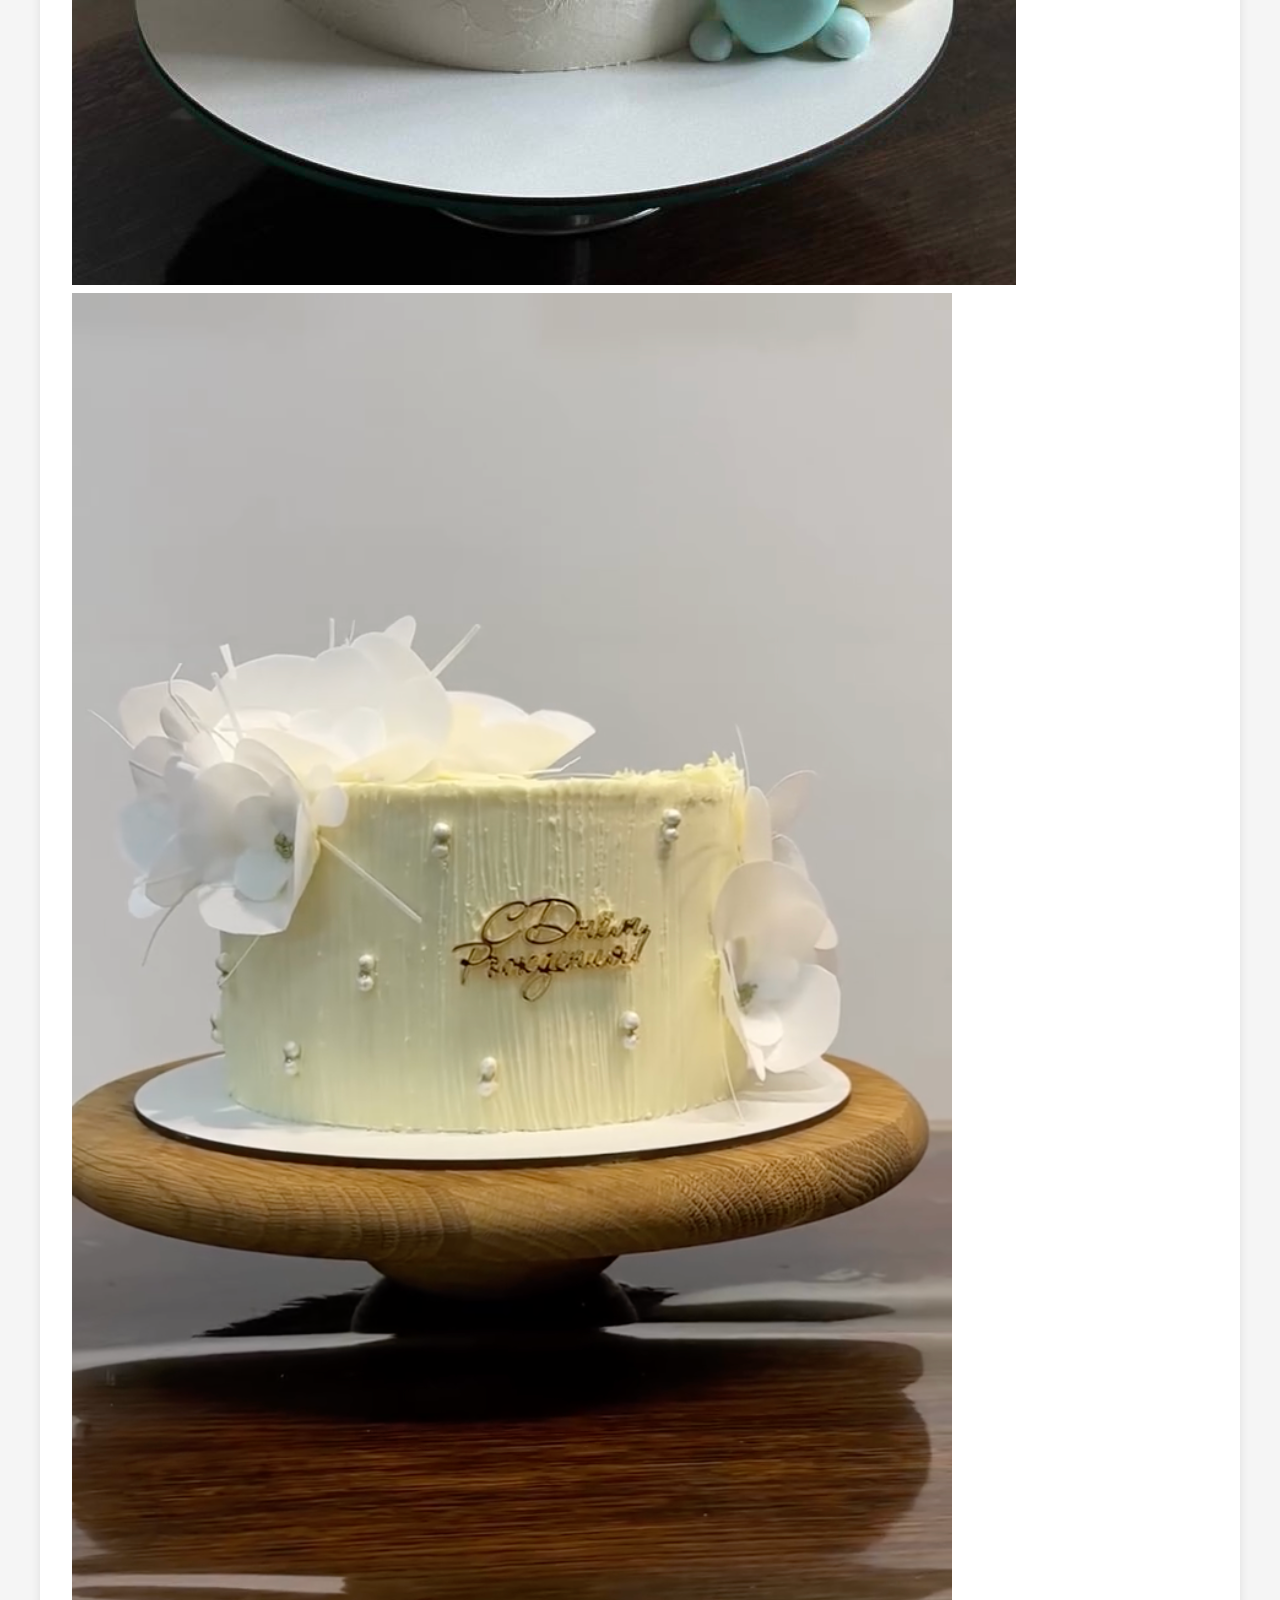
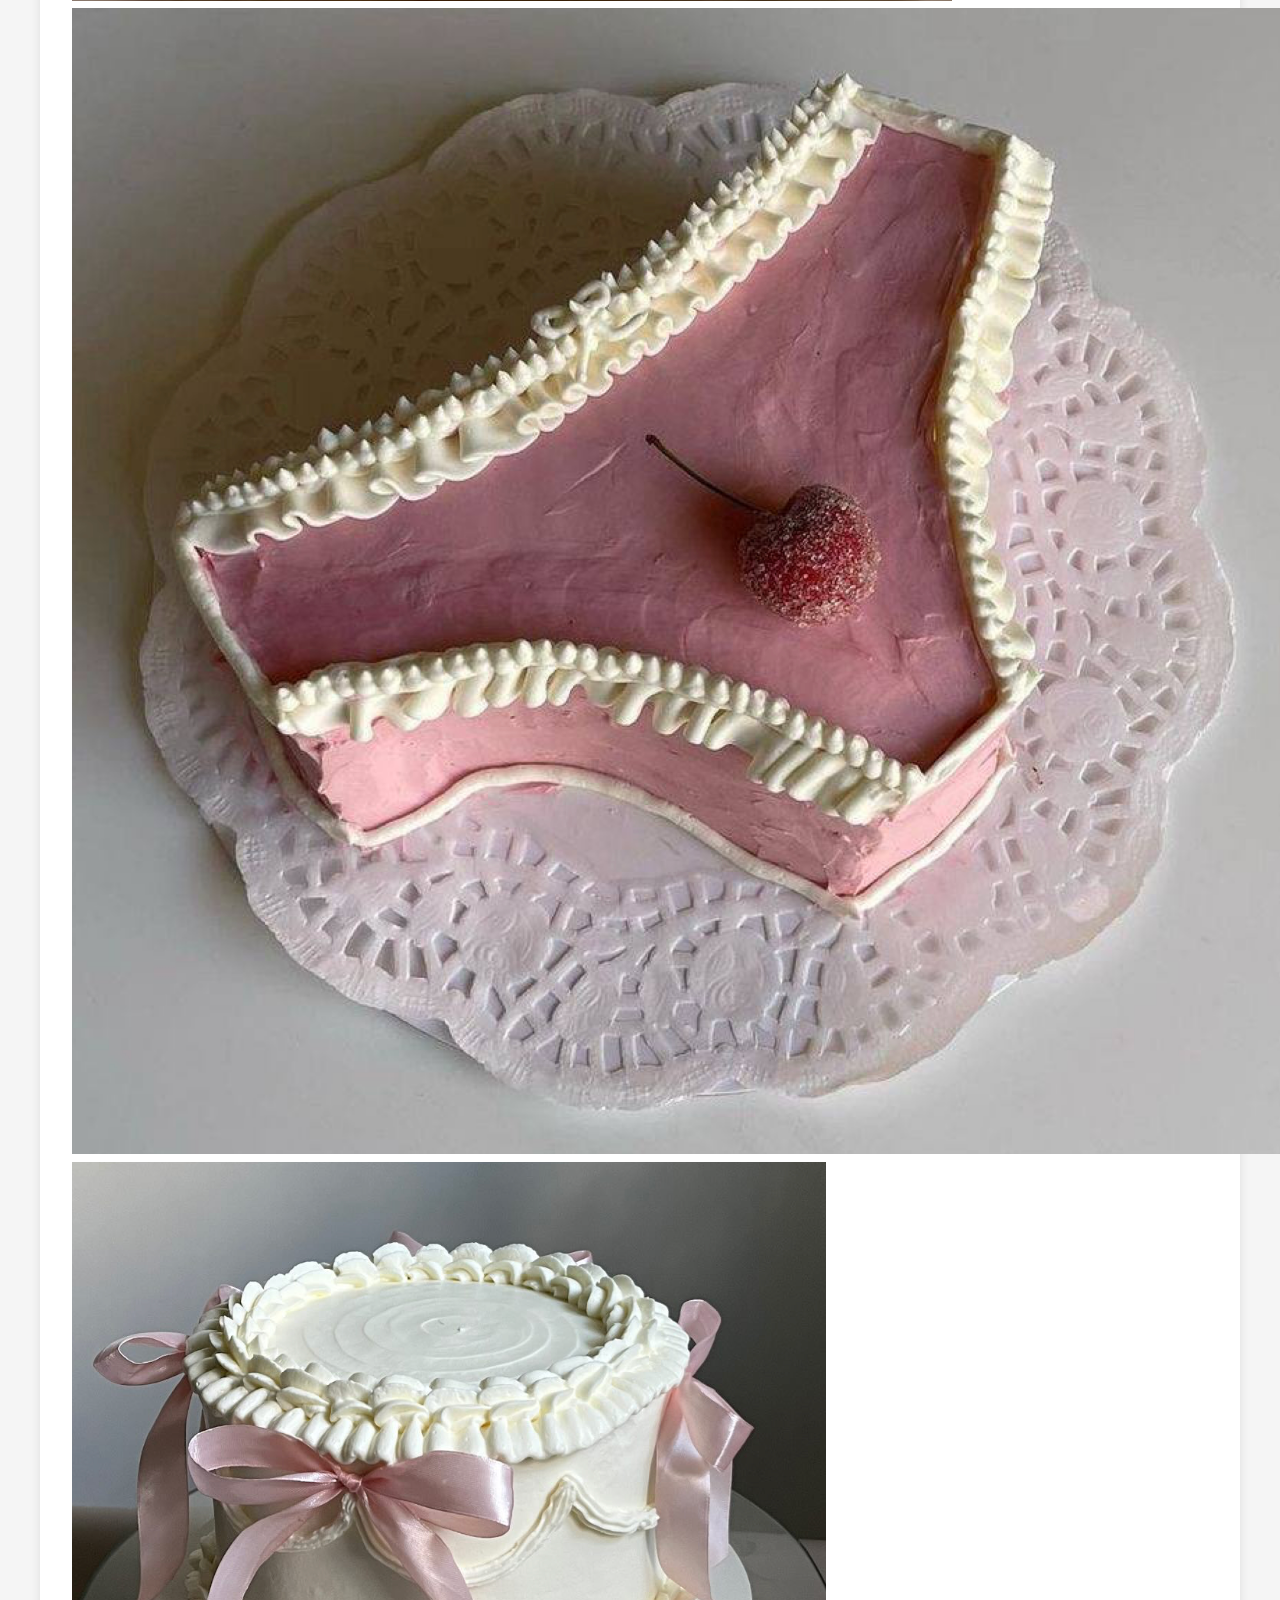
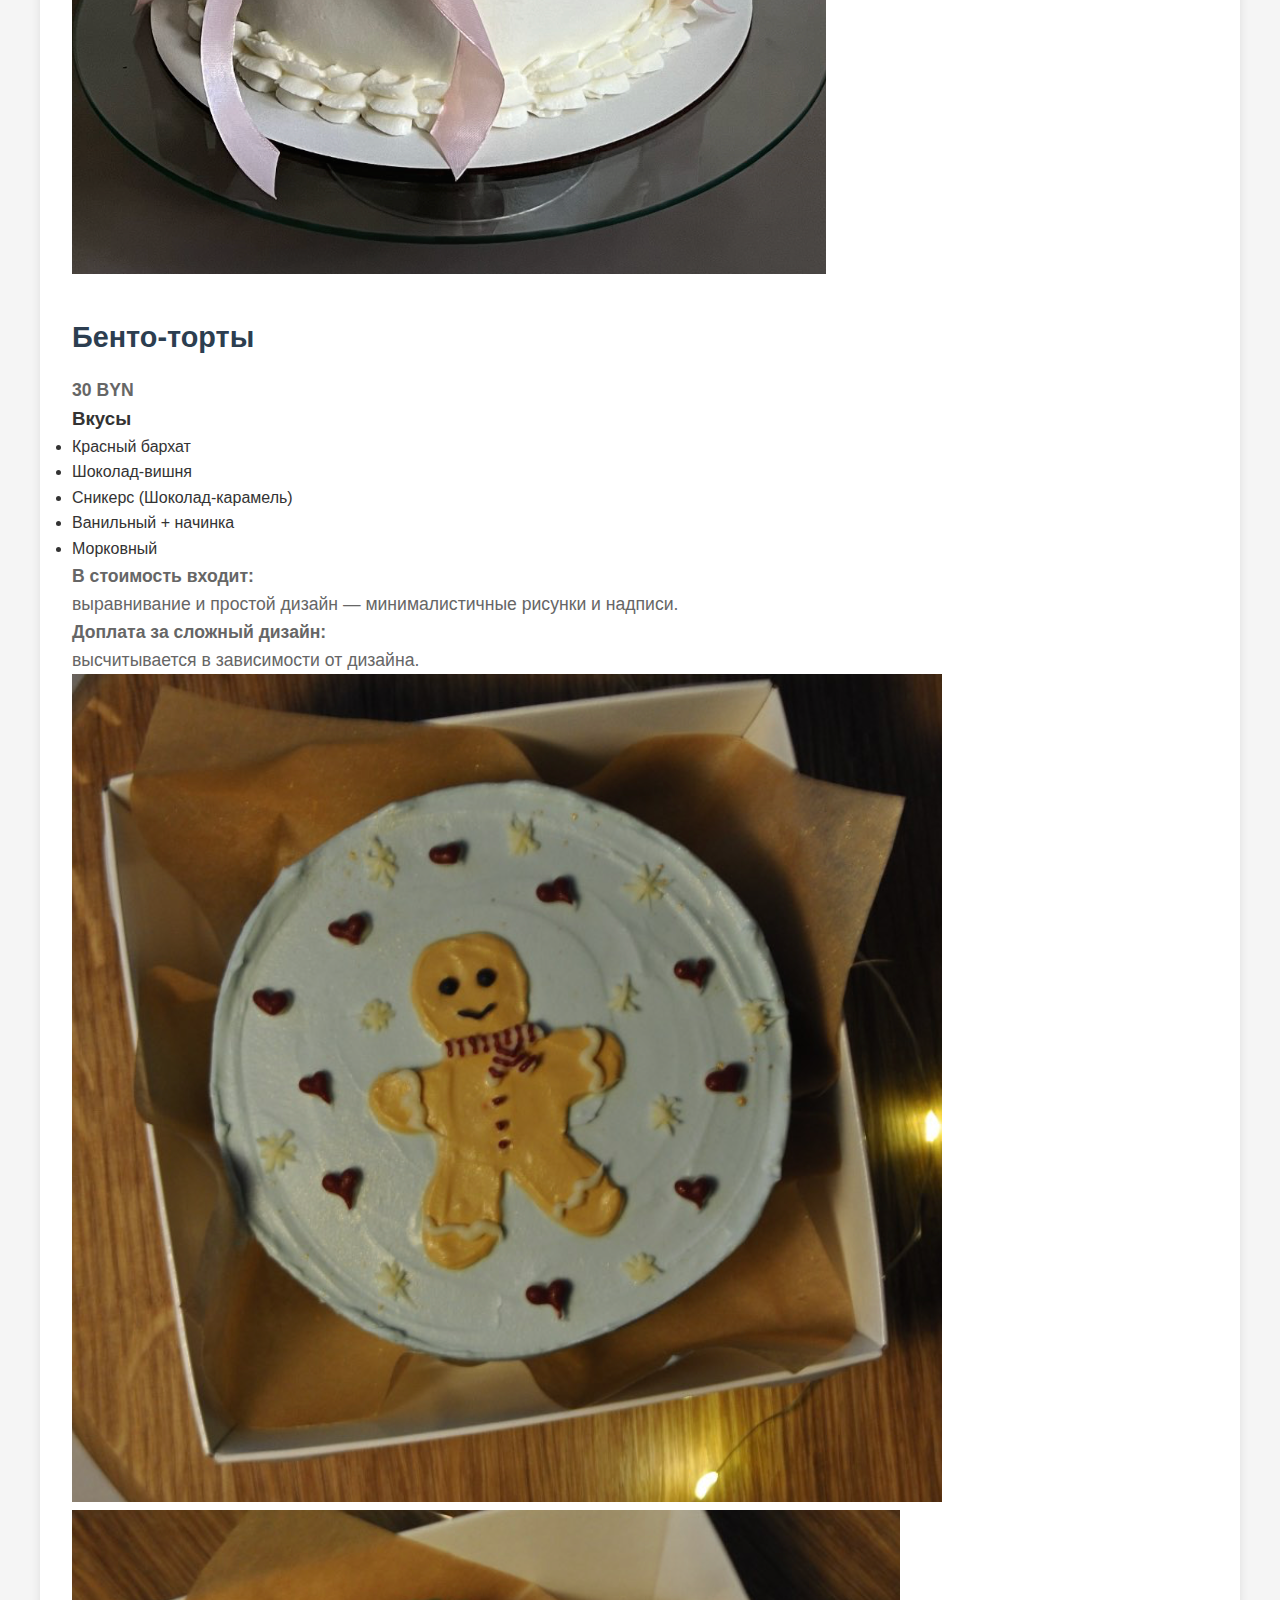
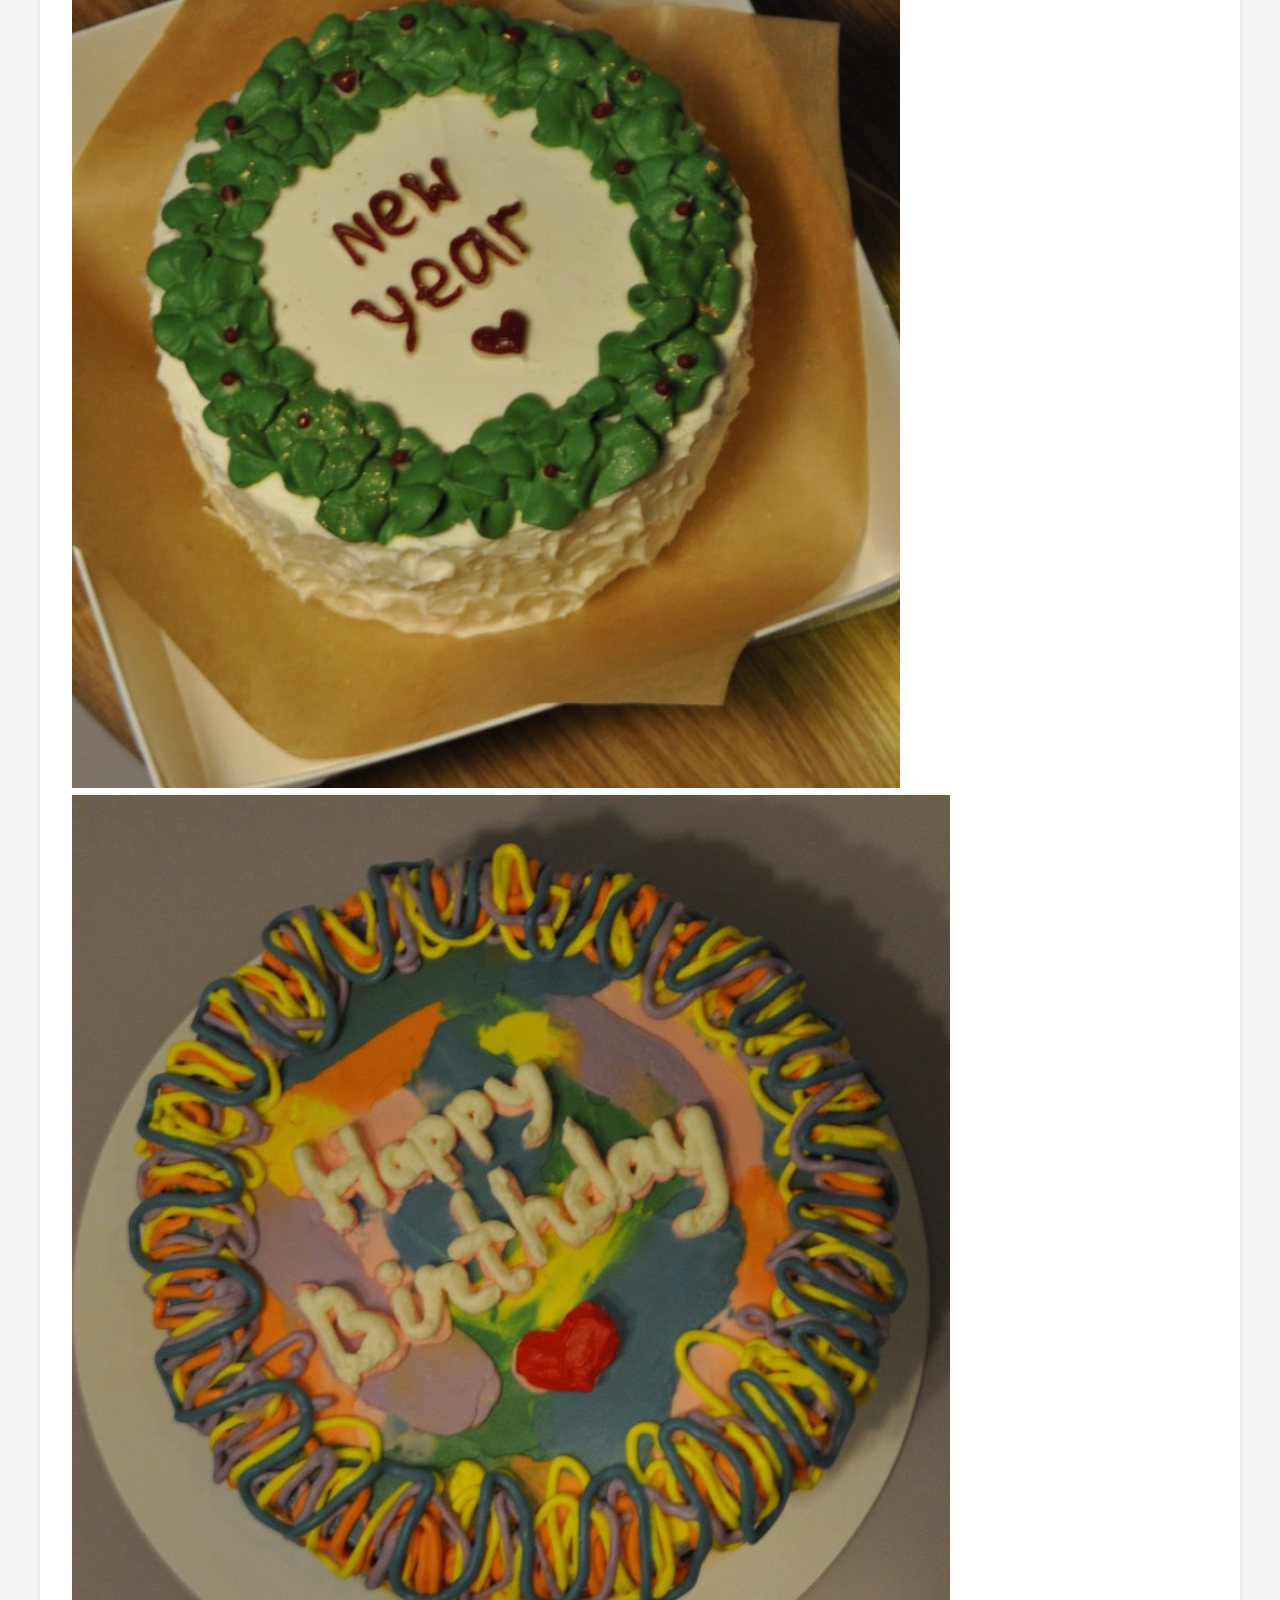
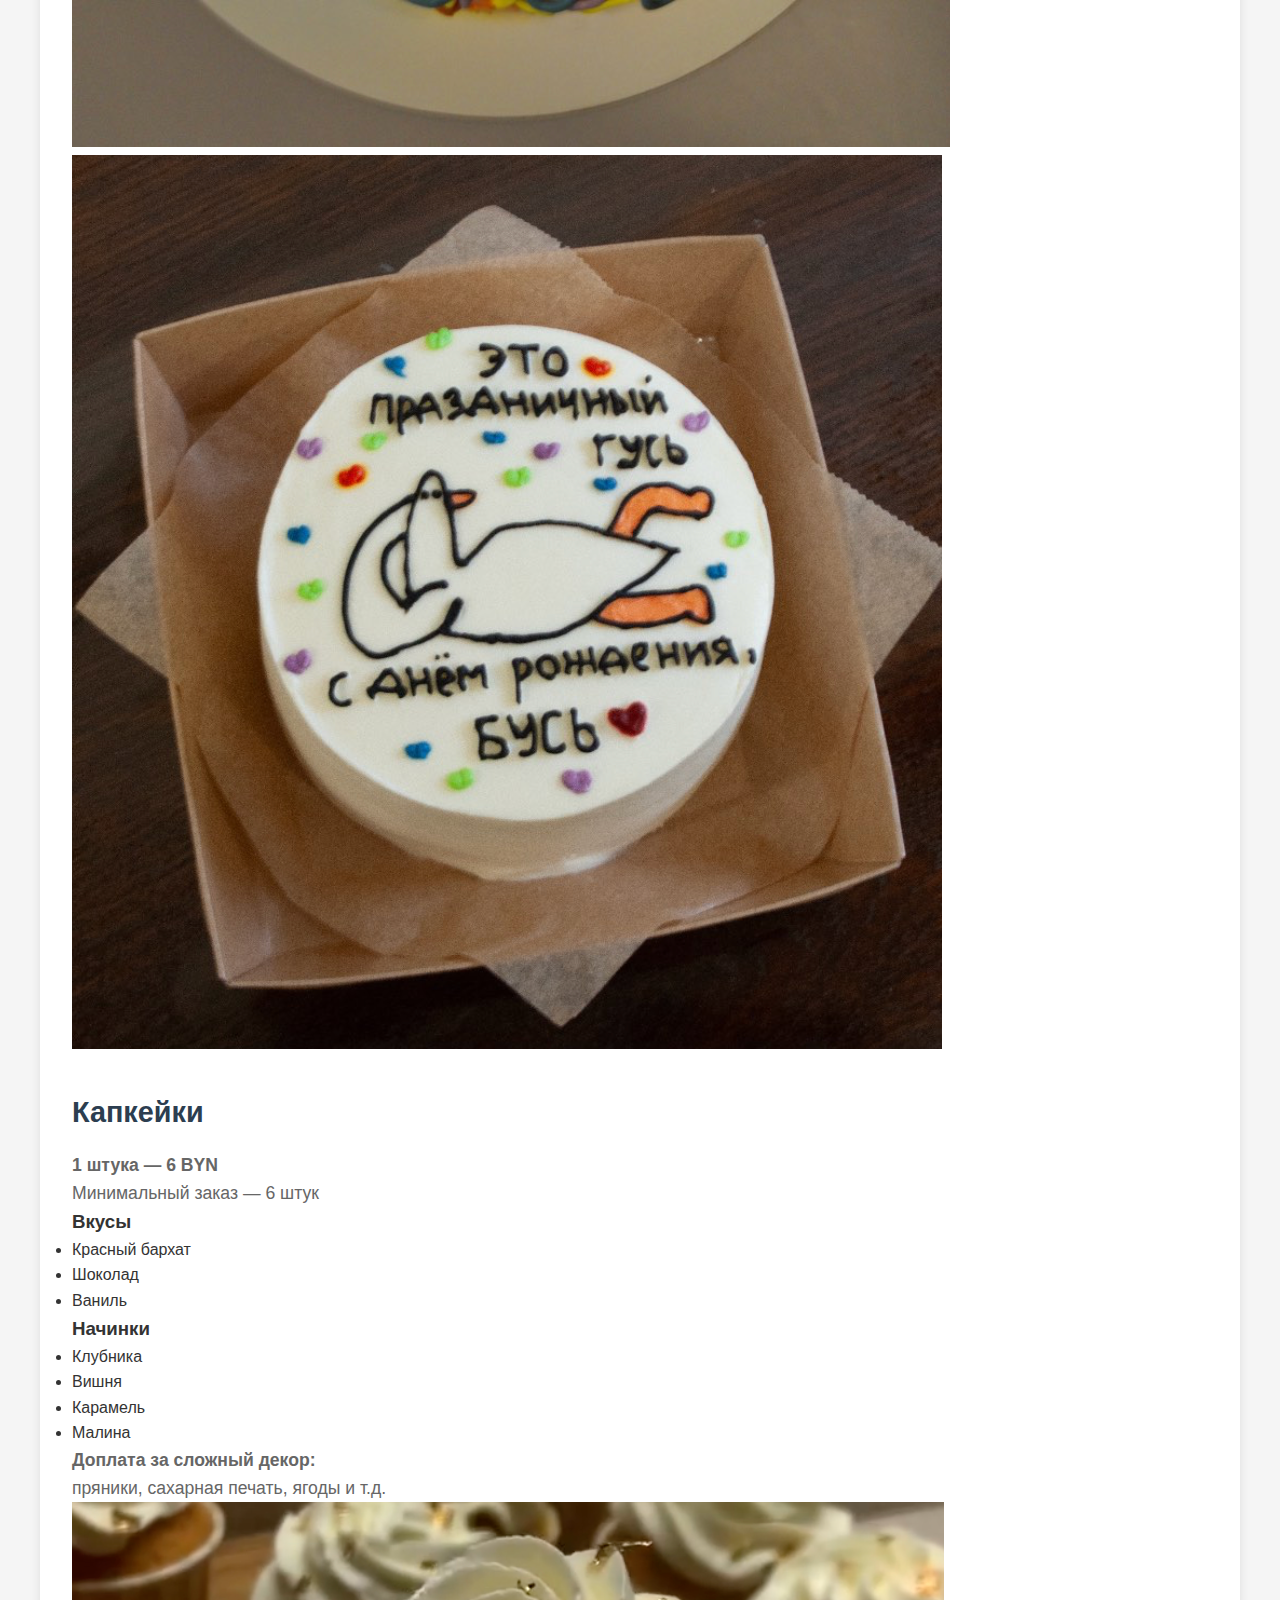
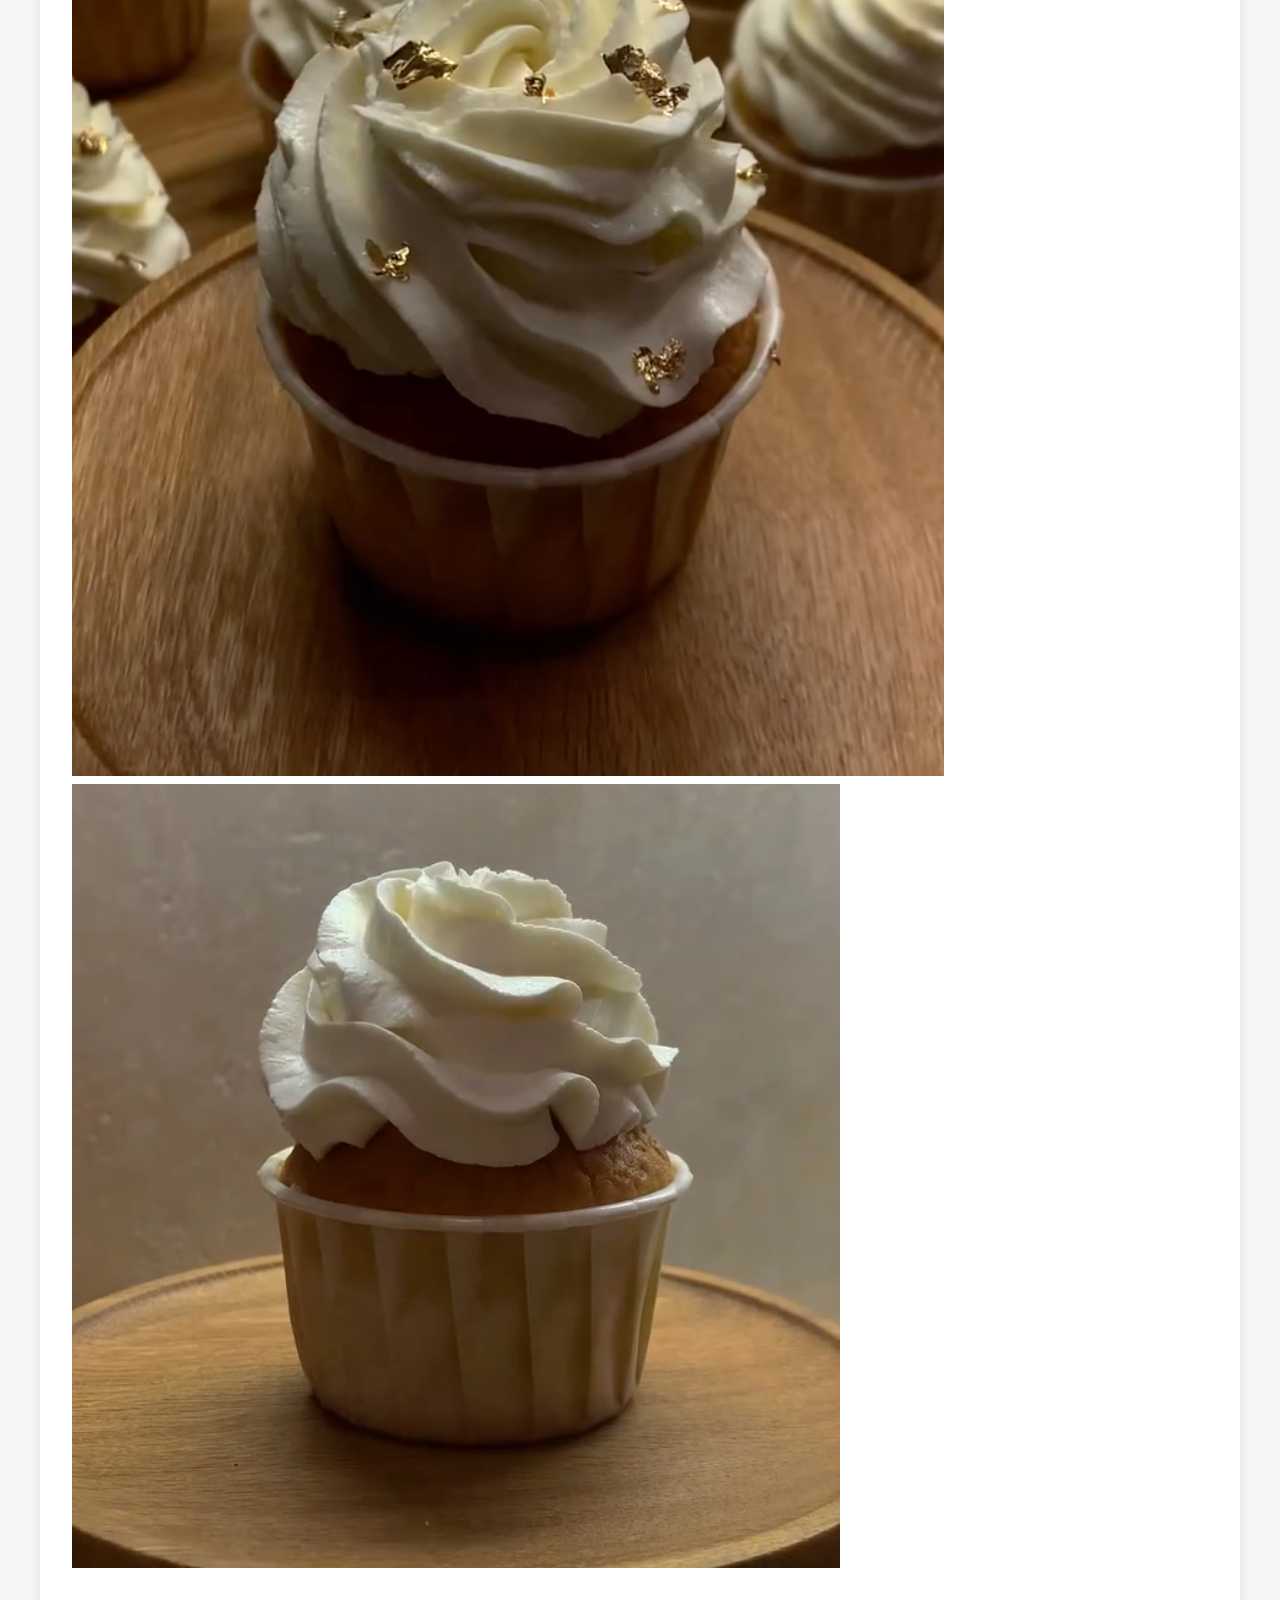
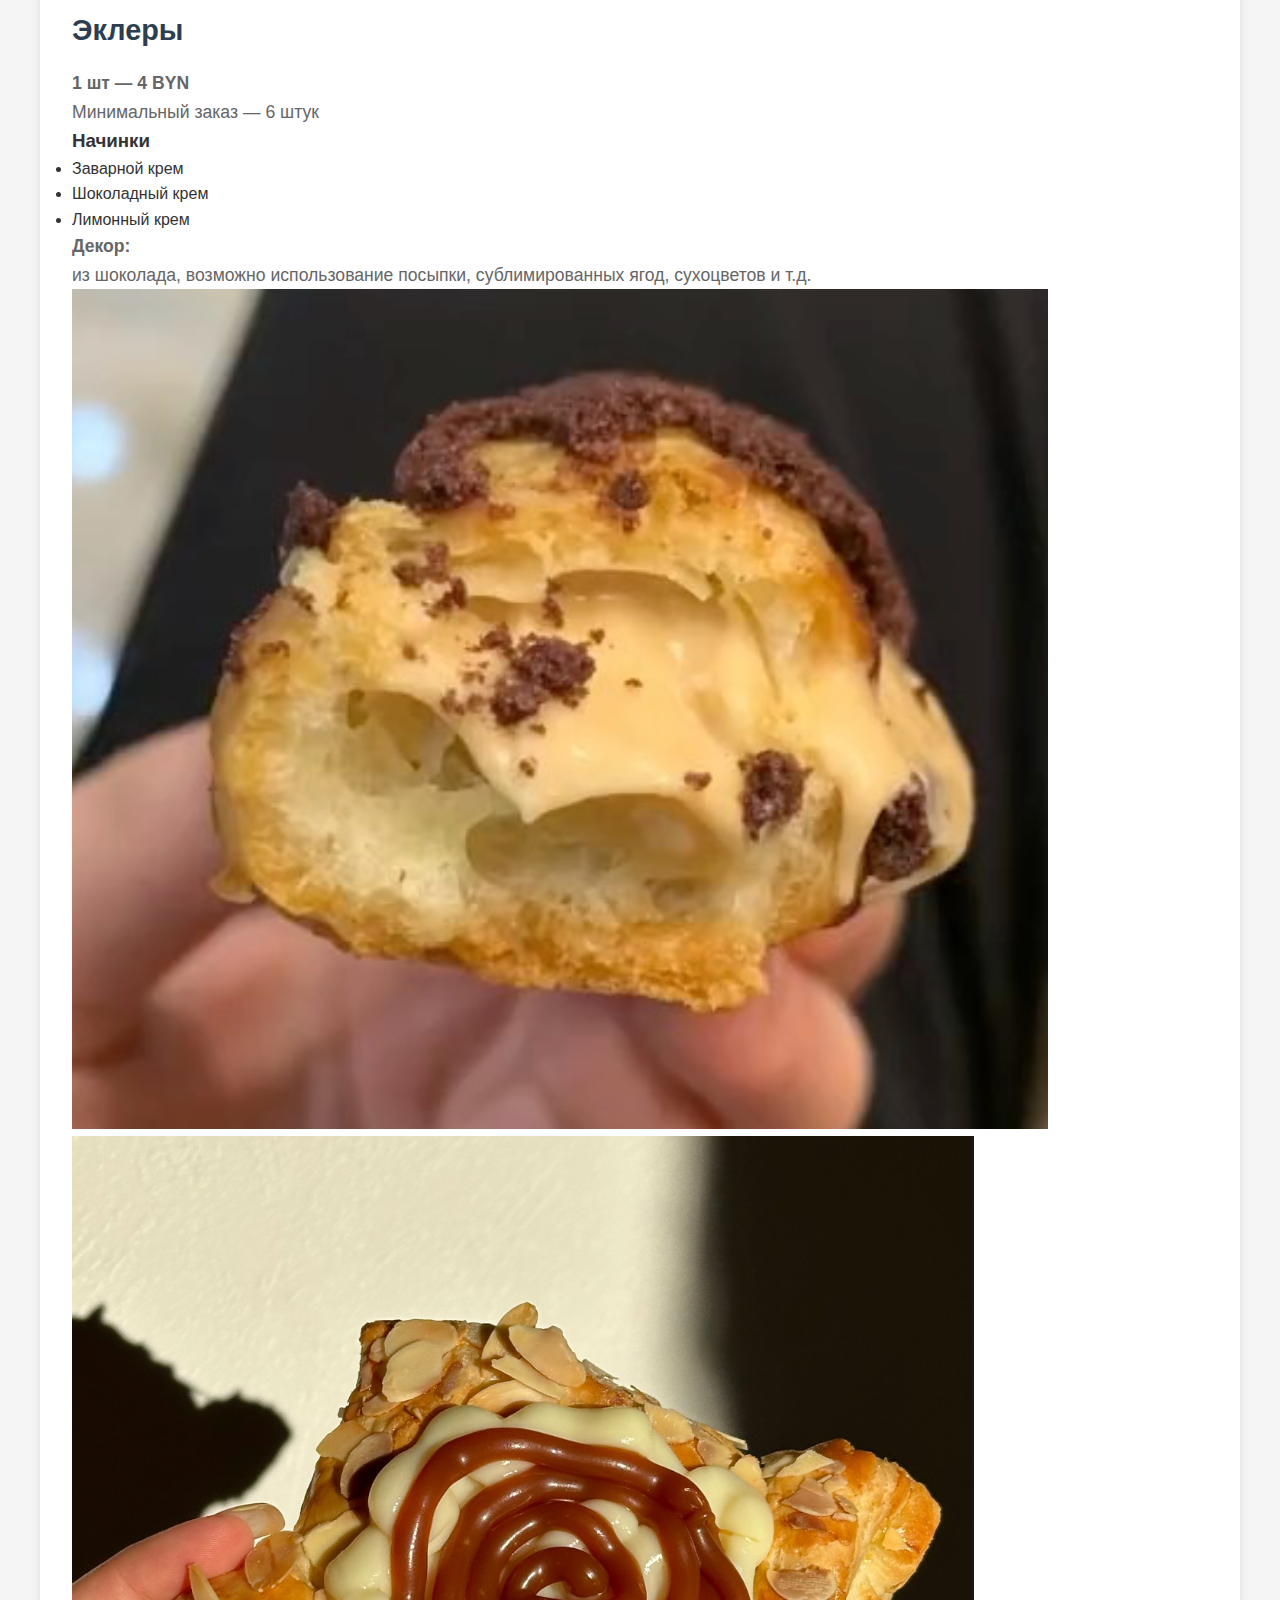
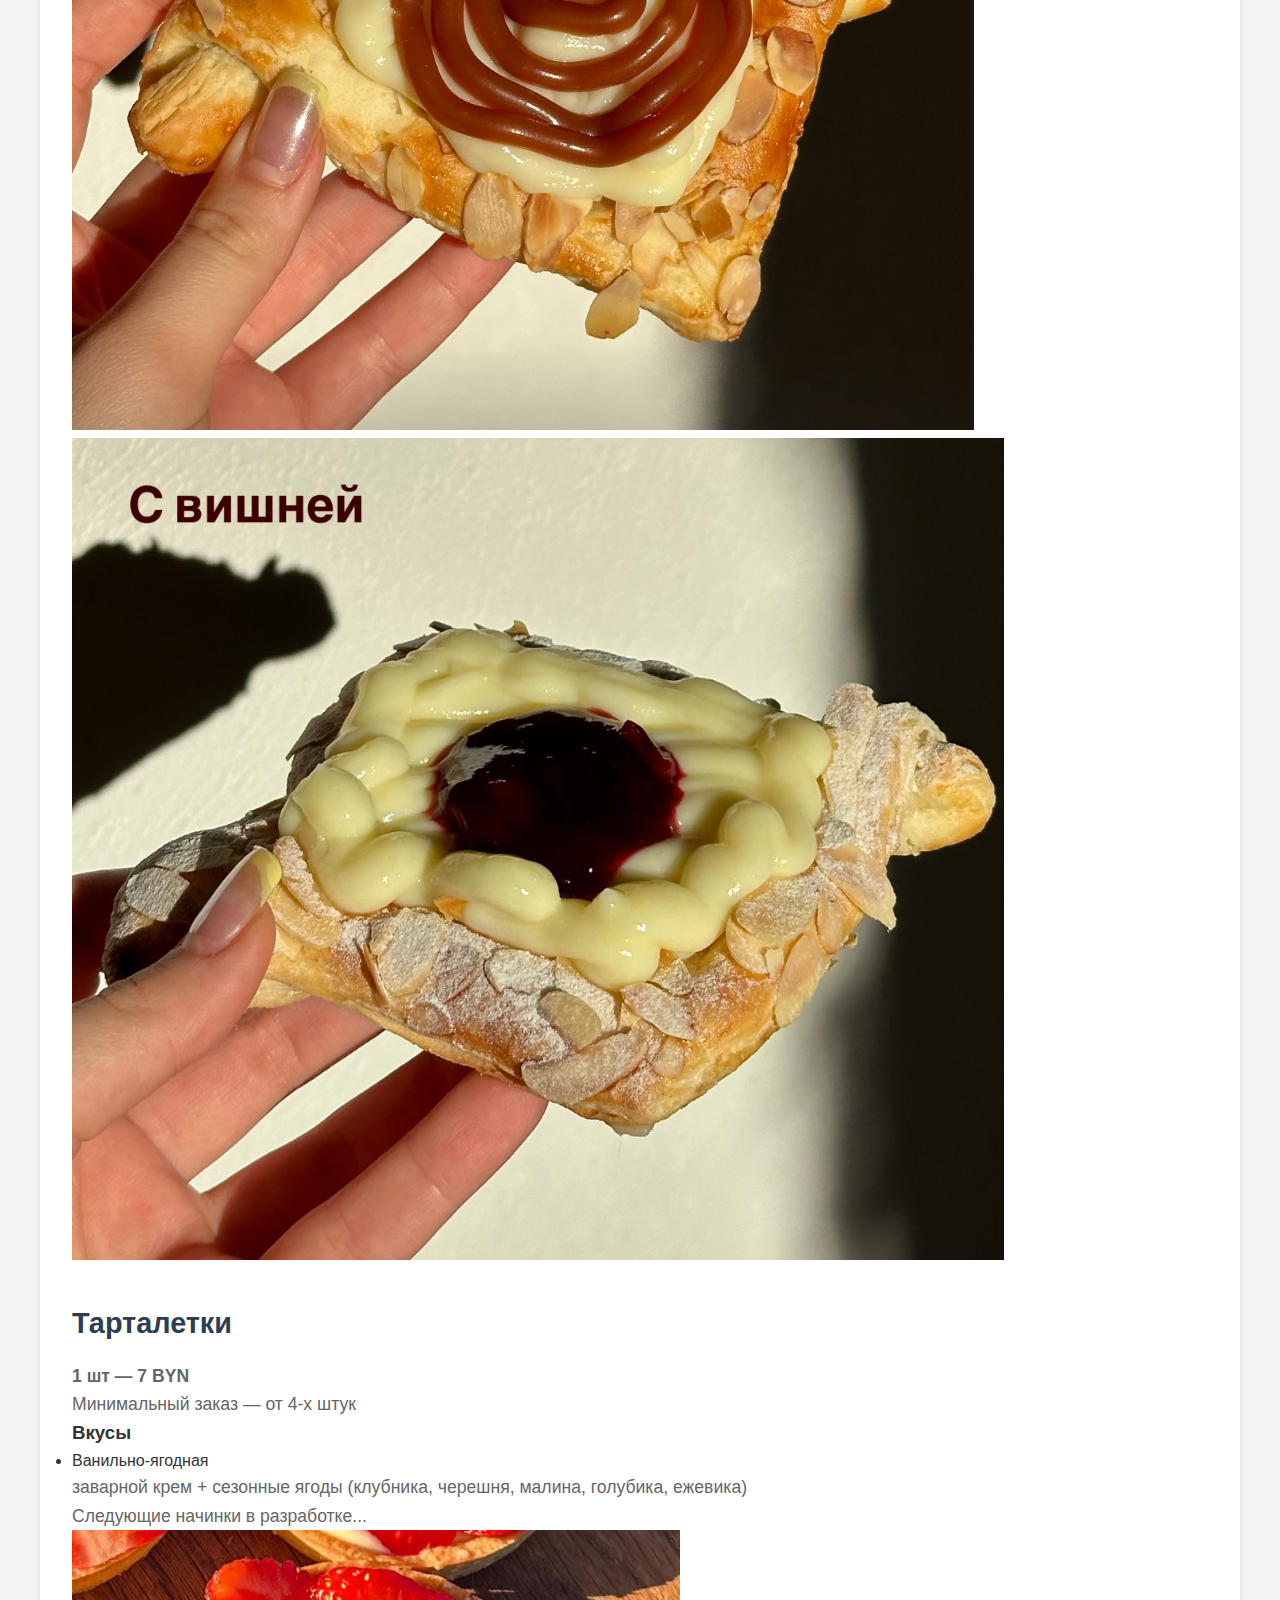
<file: all.html>
<!DOCTYPE html>
<html lang="ru">
<head>
    <meta charset="UTF-8">
    <meta name="viewport" content="width=device-width, initial-scale=1.0">
    <title>Кондитерская | Все товары</title>
    <link rel="stylesheet" href="styles.css">
</head>
<body>
    <header>
        <nav class="navbar">
            <div class="container">
                <h1 class="logo">🍰 Кондитерская</h1>
                <ul class="nav-menu">
                    <li><a href="index.html">Главная (Меню)</a></li>
                    <li><a href="index.html#reviews">Отзывы</a></li>
                    <li><a href="index.html#contacts">Контакты</a></li>
                    <li><a href="creative.html" class="creative-link">✨ Творчество</a></li>
                </ul>
            </div>
        </nav>
    </header>

    <div class="hero">
        <div class="container">
            <h2 class="hero-title">Авторские торты и десерты на заказ</h2>
            <p class="hero-subtitle">Вкусные десерты для ваших особых моментов</p>
        </div>
    </div>

    <main>
        <!-- Торты -->
        <section id="torti" class="product-section">
            <div class="container">
                <h2 class="section-title">Торты</h2>
                <div class="product-info">
                    <div class="price-info">
                        <p class="price"><strong>1 кг — 45 BYN</strong></p>
                        <p class="min-order">Минимальный заказ — от 1,5 кг</p>
                    </div>
                    
                    <div class="flavors">
                        <h3>Вкусы</h3>
                        <ul class="flavor-list">
                            <li>Красный бархат</li>
                            <li>Шоколад-вишня</li>
                            <li>Сникерс (Шоколад-карамель)</li>
                            <li>Ваниль-клубника</li>
                            <li>Карамельный банан</li>
                            <li>Карамельно-ягодный</li>
                            <li>Шоколадный</li>
                            <li>Морковный</li>
                        </ul>
                    </div>

                    <div class="decor-info">
                        <p class="included"><strong>В стоимость входит базовый декор:</strong><br>
                        надпись, мазка кремом, подтеки, пики крема и т.д.</p>
                        <p class="extra"><strong>Доплата за декор:</strong><br>
                        пряники, сезонные ягоды, леденцы, сахарная печать, паруса и т.д.</p>
                    </div>
                </div>

                <div class="gallery">
                    <div class="gallery-item">
                        <img src="pics/tort1.png" alt="Торт 1">
                    </div>
                    <div class="gallery-item">
                        <img src="pics/tort2.png" alt="Торт 2">
                    </div>
                    <div class="gallery-item">
                        <img src="pics/tort3.png" alt="Торт 3">
                    </div>
                    <div class="gallery-item">
                        <img src="pics/tort4.png" alt="Торт 4">
                    </div>
                    <div class="gallery-item">
                        <img src="pics/tort5.png" alt="Торт 5">
                    </div>
                    <div class="gallery-item">
                        <img src="pics/tort6.png" alt="Торт 6">
                    </div>
                </div>
            </div>
        </section>

        <!-- Бенто-торты -->
        <section id="bento" class="product-section alt-bg">
            <div class="container">
                <h2 class="section-title">Бенто-торты</h2>
                <div class="product-info">
                    <div class="price-info">
                        <p class="price"><strong>30 BYN</strong></p>
                    </div>
                    
                    <div class="flavors">
                        <h3>Вкусы</h3>
                        <ul class="flavor-list">
                            <li>Красный бархат</li>
                            <li>Шоколад-вишня</li>
                            <li>Сникерс (Шоколад-карамель)</li>
                            <li>Ванильный + начинка</li>
                            <li>Морковный</li>
                        </ul>
                    </div>

                    <div class="decor-info">
                        <p class="included"><strong>В стоимость входит:</strong><br>
                        выравнивание и простой дизайн — минималистичные рисунки и надписи.</p>
                        <p class="extra"><strong>Доплата за сложный дизайн:</strong><br>
                        высчитывается в зависимости от дизайна.</p>
                    </div>
                </div>

                <div class="gallery">
                    <div class="gallery-item">
                        <img src="pics/bento1.png" alt="Бенто-торт 1">
                    </div>
                    <div class="gallery-item">
                        <img src="pics/bento2.png" alt="Бенто-торт 2">
                    </div>
                    <div class="gallery-item">
                        <img src="pics/bento3.png" alt="Бенто-торт 3">
                    </div>
                    <div class="gallery-item">
                        <img src="pics/bento4.png" alt="Бенто-торт 4">
                    </div>
                </div>
            </div>
        </section>

        <!-- Капкейки -->
        <section id="cupcakes" class="product-section">
            <div class="container">
                <h2 class="section-title">Капкейки</h2>
                <div class="product-info">
                    <div class="price-info">
                        <p class="price"><strong>1 штука — 6 BYN</strong></p>
                        <p class="min-order">Минимальный заказ — 6 штук</p>
                    </div>
                    
                    <div class="flavors">
                        <h3>Вкусы</h3>
                        <ul class="flavor-list">
                            <li>Красный бархат</li>
                            <li>Шоколад</li>
                            <li>Ваниль</li>
                        </ul>
                    </div>

                    <div class="fillings">
                        <h3>Начинки</h3>
                        <ul class="flavor-list">
                            <li>Клубника</li>
                            <li>Вишня</li>
                            <li>Карамель</li>
                            <li>Малина</li>
                        </ul>
                    </div>

                    <div class="decor-info">
                        <p class="extra"><strong>Доплата за сложный декор:</strong><br>
                        пряники, сахарная печать, ягоды и т.д.</p>
                    </div>
                </div>

                <div class="gallery">
                    <div class="gallery-item">
                        <img src="pics/cupcake1.png" alt="Капкейк 1">
                    </div>
                    <div class="gallery-item">
                        <img src="pics/cupcake2.png" alt="Капкейк 2">
                    </div>
                </div>
            </div>
        </section>

        <!-- Эклеры -->
        <section id="eclairs" class="product-section alt-bg">
            <div class="container">
                <h2 class="section-title">Эклеры</h2>
                <div class="product-info">
                    <div class="price-info">
                        <p class="price"><strong>1 шт — 4 BYN</strong></p>
                        <p class="min-order">Минимальный заказ — 6 штук</p>
                    </div>
                    
                    <div class="fillings">
                        <h3>Начинки</h3>
                        <ul class="flavor-list">
                            <li>Заварной крем</li>
                            <li>Шоколадный крем</li>
                            <li>Лимонный крем</li>
                        </ul>
                    </div>

                    <div class="decor-info">
                        <p class="included"><strong>Декор:</strong><br>
                        из шоколада, возможно использование посыпки, сублимированных ягод, сухоцветов и т.д.</p>
                    </div>
                </div>

                <div class="gallery">
                    <div class="gallery-item">
                        <img src="pics/eclair1.png" alt="Эклер 1">
                    </div>
                    <div class="gallery-item">
                        <img src="pics/eclair2.png" alt="Эклер 2">
                    </div>
                    <div class="gallery-item">
                        <img src="pics/eclair3.png" alt="Эклер 3">
                    </div>
                </div>
            </div>
        </section>

        <!-- Тарталетки -->
        <section id="tartlets" class="product-section">
            <div class="container">
                <h2 class="section-title">Тарталетки</h2>
                <div class="product-info">
                    <div class="price-info">
                        <p class="price"><strong>1 шт — 7 BYN</strong></p>
                        <p class="min-order">Минимальный заказ — от 4-х штук</p>
                    </div>
                    
                    <div class="flavors">
                        <h3>Вкусы</h3>
                        <ul class="flavor-list">
                            <li>Ванильно-ягодная</li>
                        </ul>
                    </div>

                    <div class="fillings">
                        <p class="included">заварной крем + сезонные ягоды (клубника, черешня, малина, голубика, ежевика)</p>
                        <p class="extra">Следующие начинки в разработке...</p>
                    </div>
                </div>

                <div class="gallery">
                    <div class="gallery-item">
                        <img src="pics/tartalet1.png" alt="Тарталетка 1">
                    </div>
                    <div class="gallery-item">
                        <img src="pics/tartalet2.png" alt="Тарталетка 2">
                    </div>
                </div>
            </div>
        </section>
    </main>

    <footer>
        <div class="container">
            <p>&copy; 2024 Кондитерская. Все права защищены.</p>
            <p>Авторские торты и десерты на заказ</p>
        </div>
    </footer>

    <script>
        // Эффект уменьшения и прозрачности header при прокрутке
        const header = document.querySelector('header');
        let lastScroll = 0;

        window.addEventListener('scroll', function() {
            const currentScroll = window.pageYOffset || document.documentElement.scrollTop;
            
            if (currentScroll > 100) {
                header.classList.add('scrolled');
            } else {
                header.classList.remove('scrolled');
            }
            
            lastScroll = currentScroll;
        });

        // Показ изображений при загрузке
        document.querySelectorAll('.gallery-item img').forEach(img => {
            img.onerror = function() {
                this.style.display = 'none';
            };
        });
    </script>
</body>
</html>
</file>
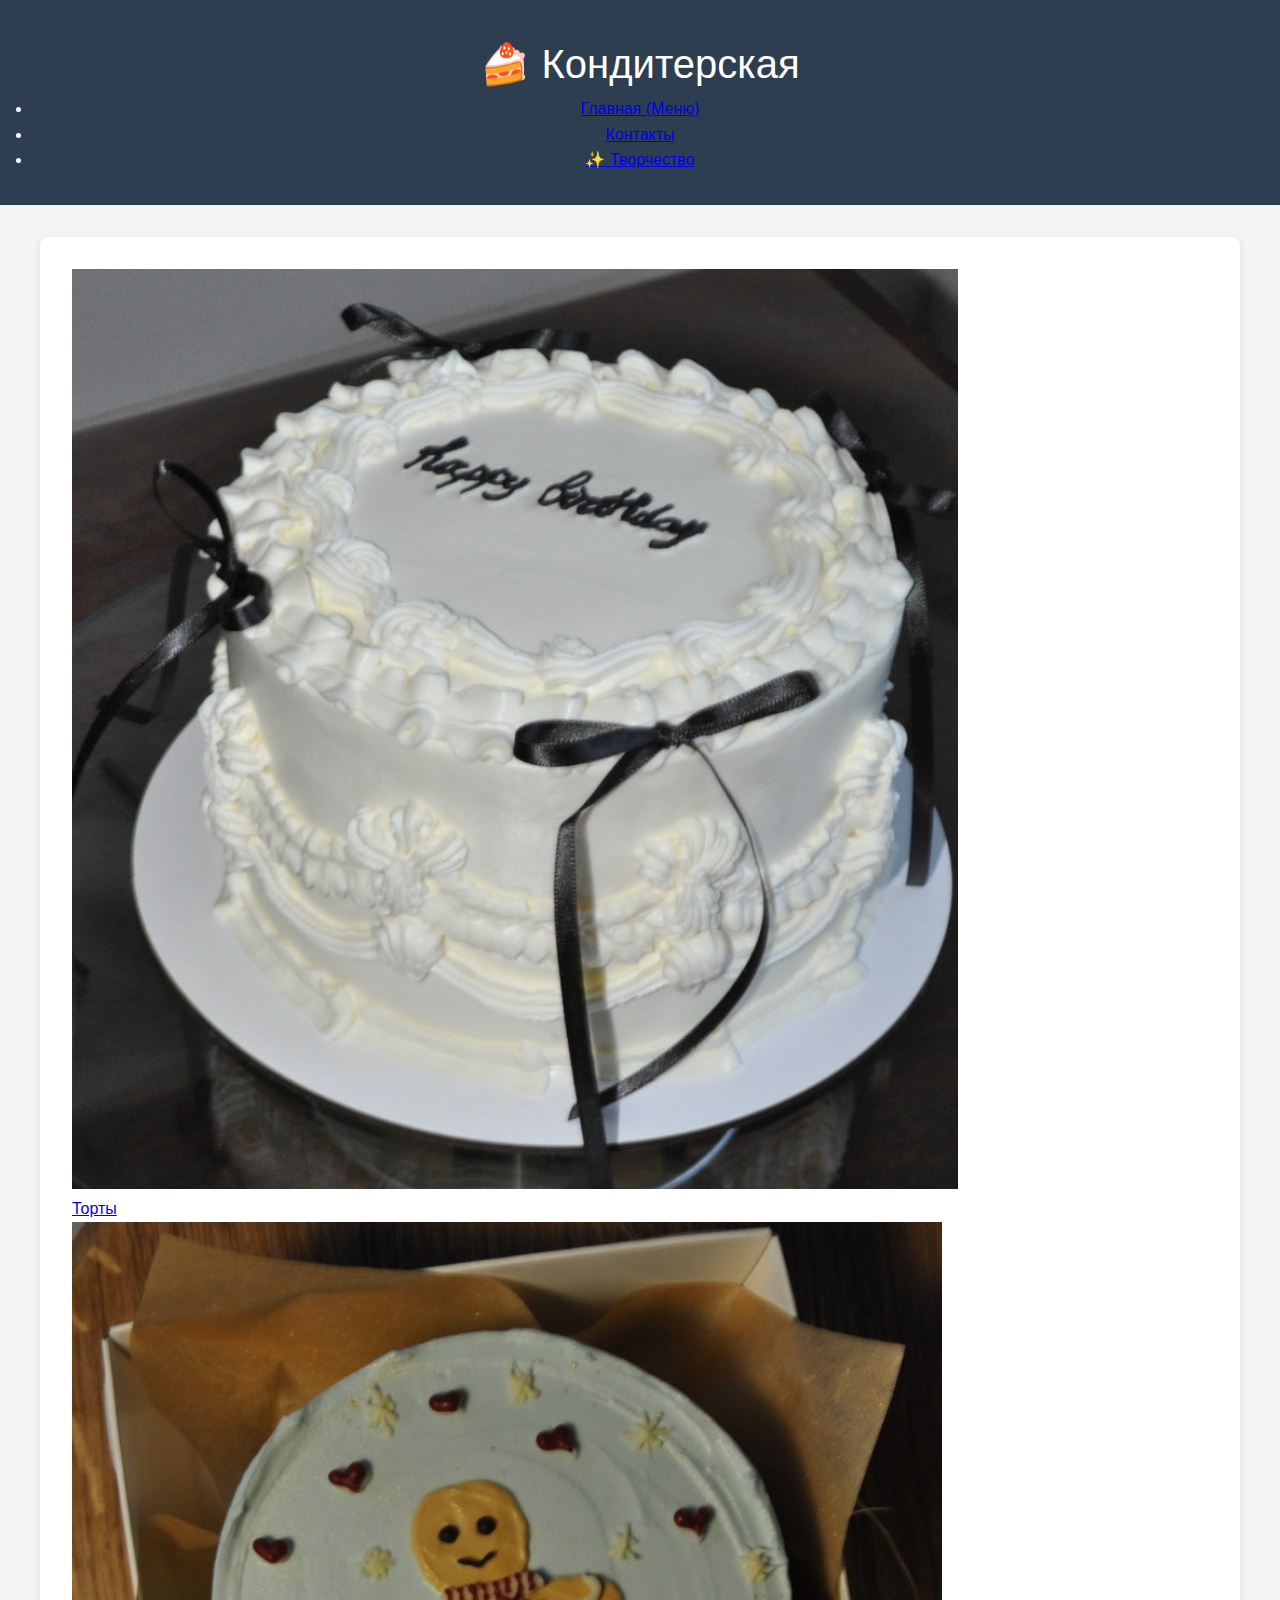
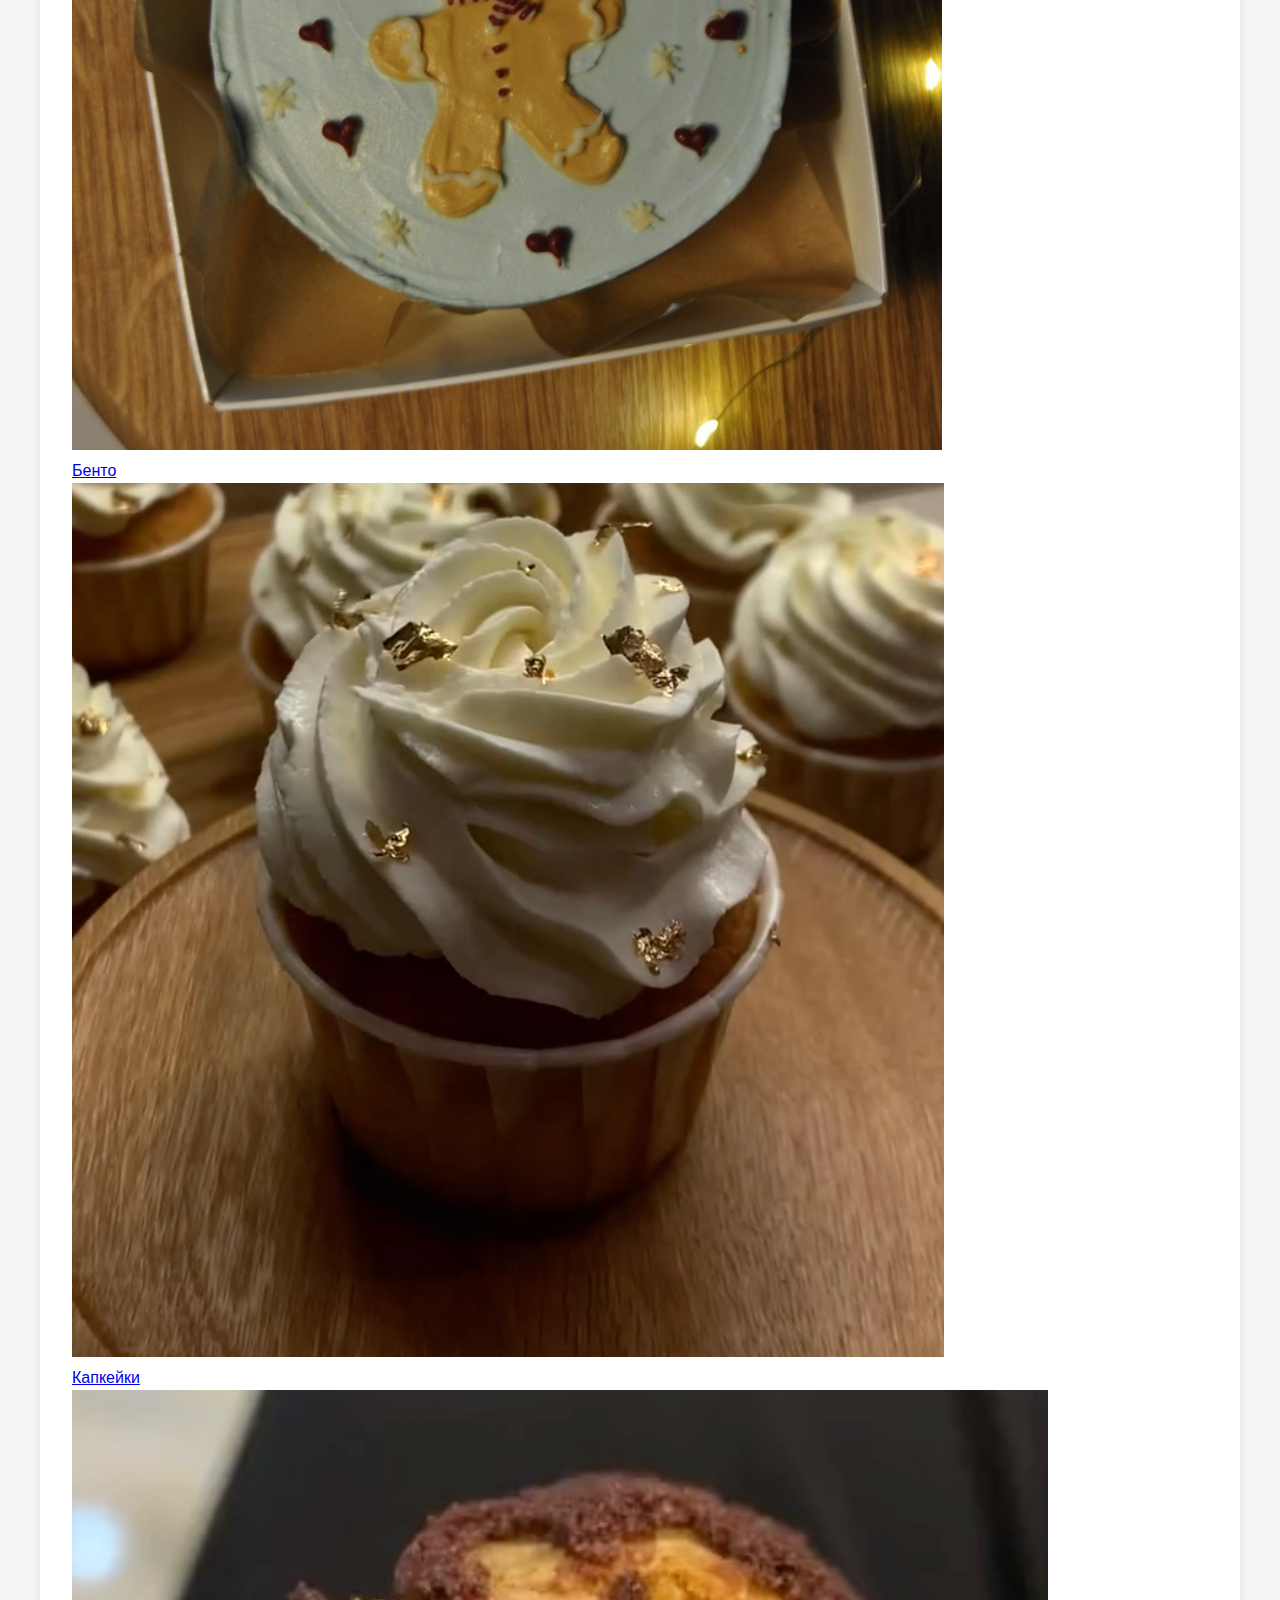
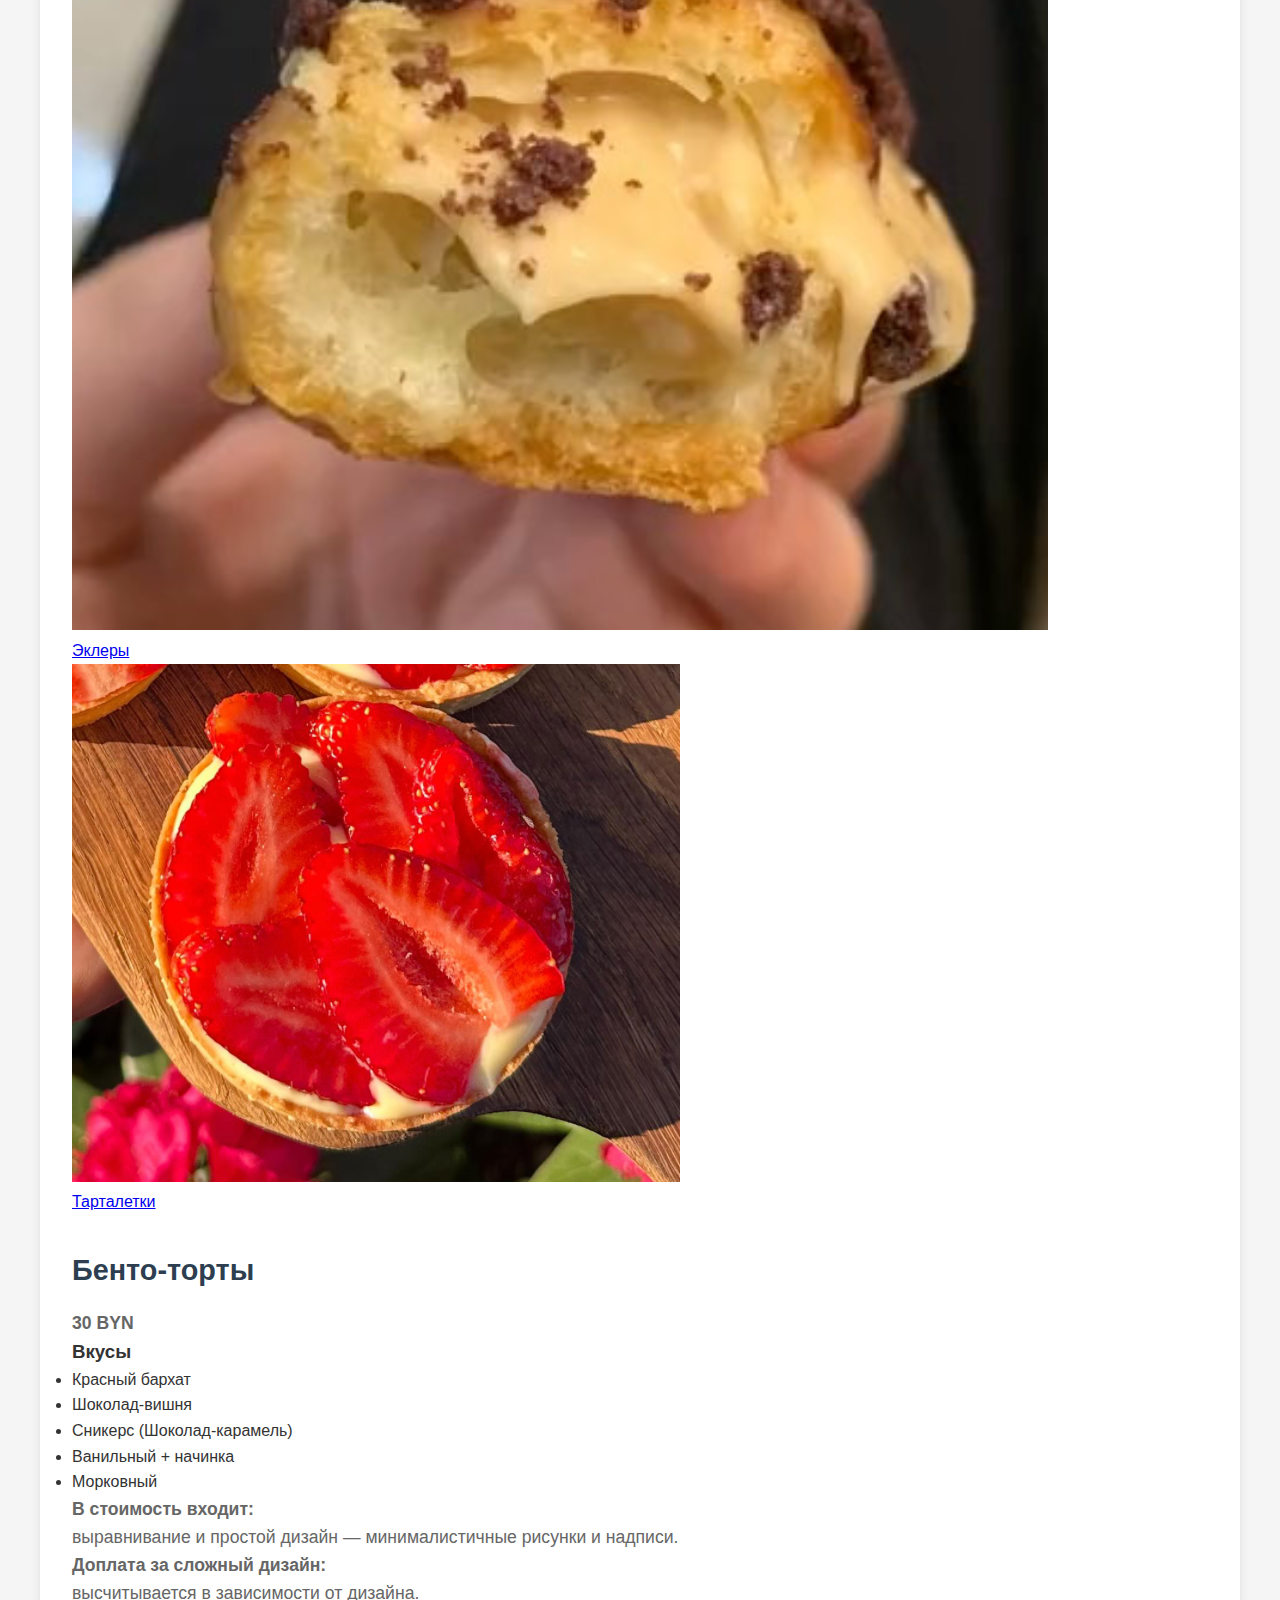
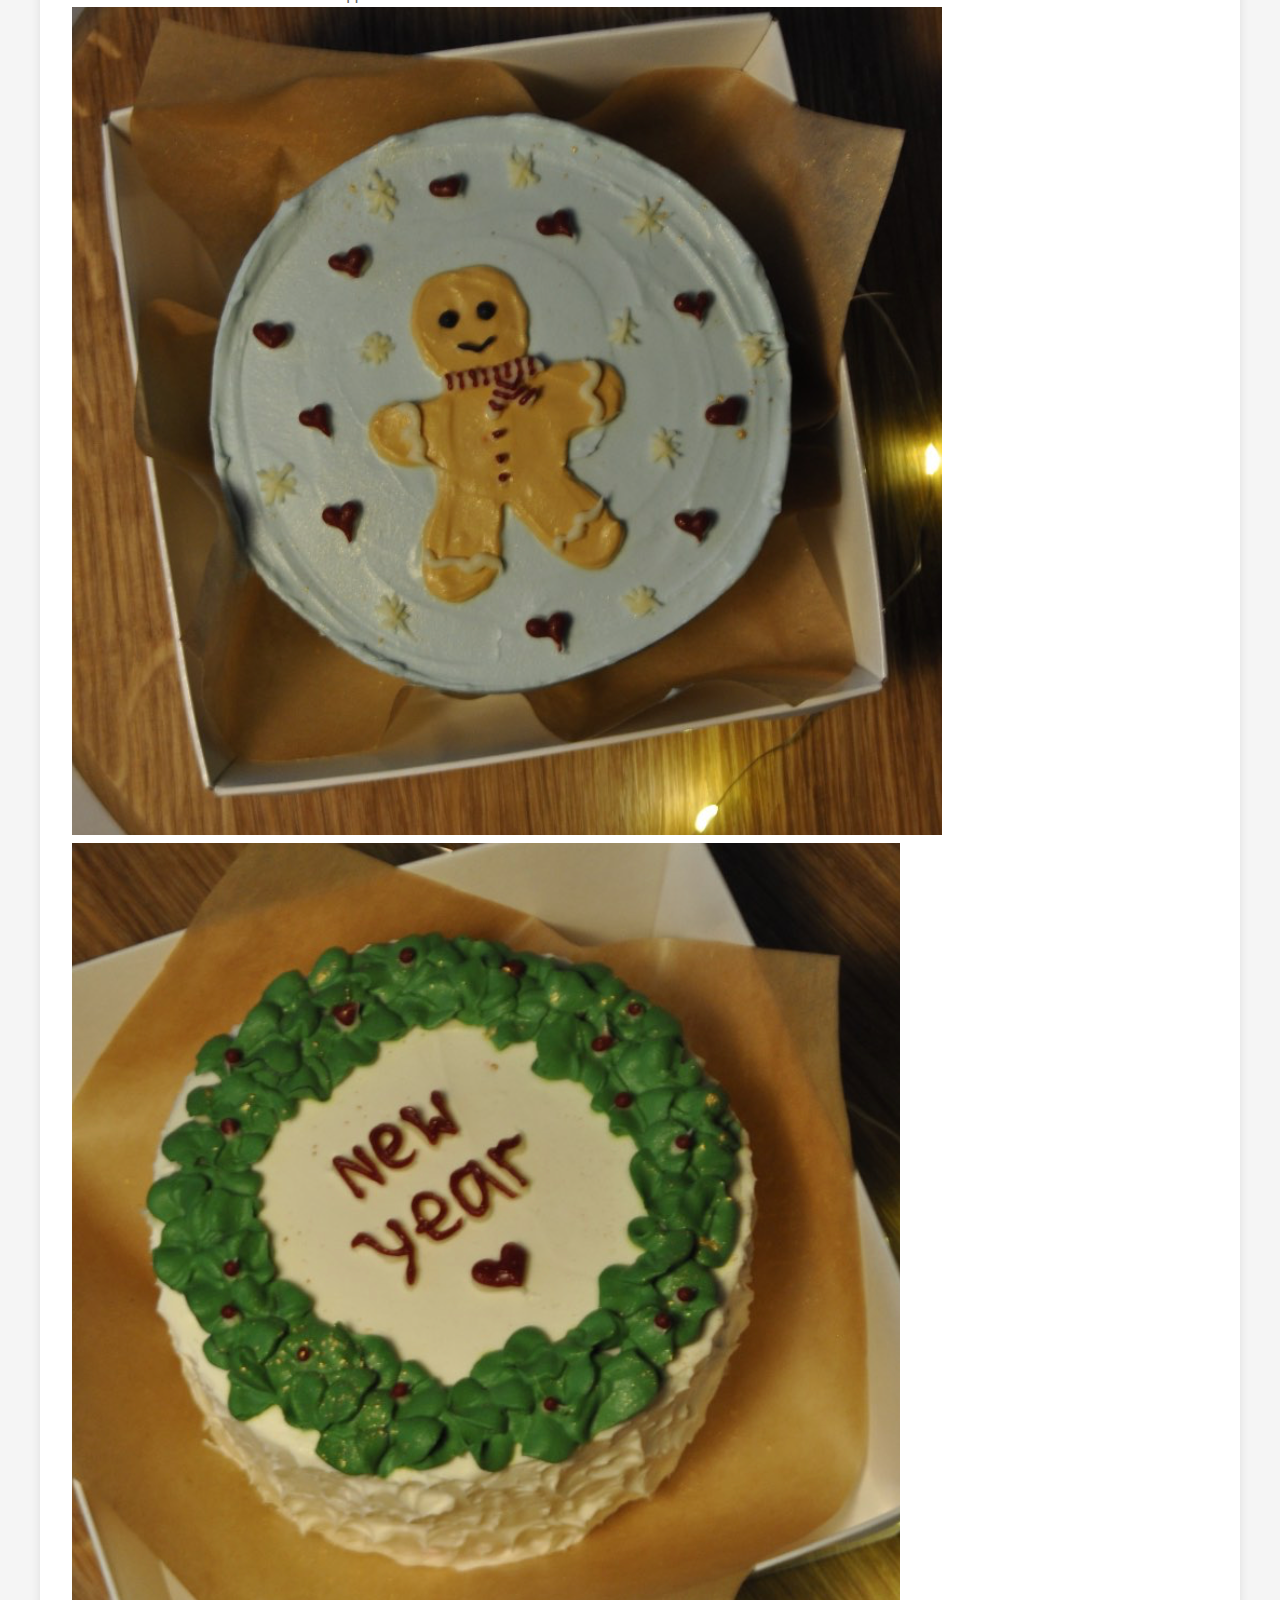
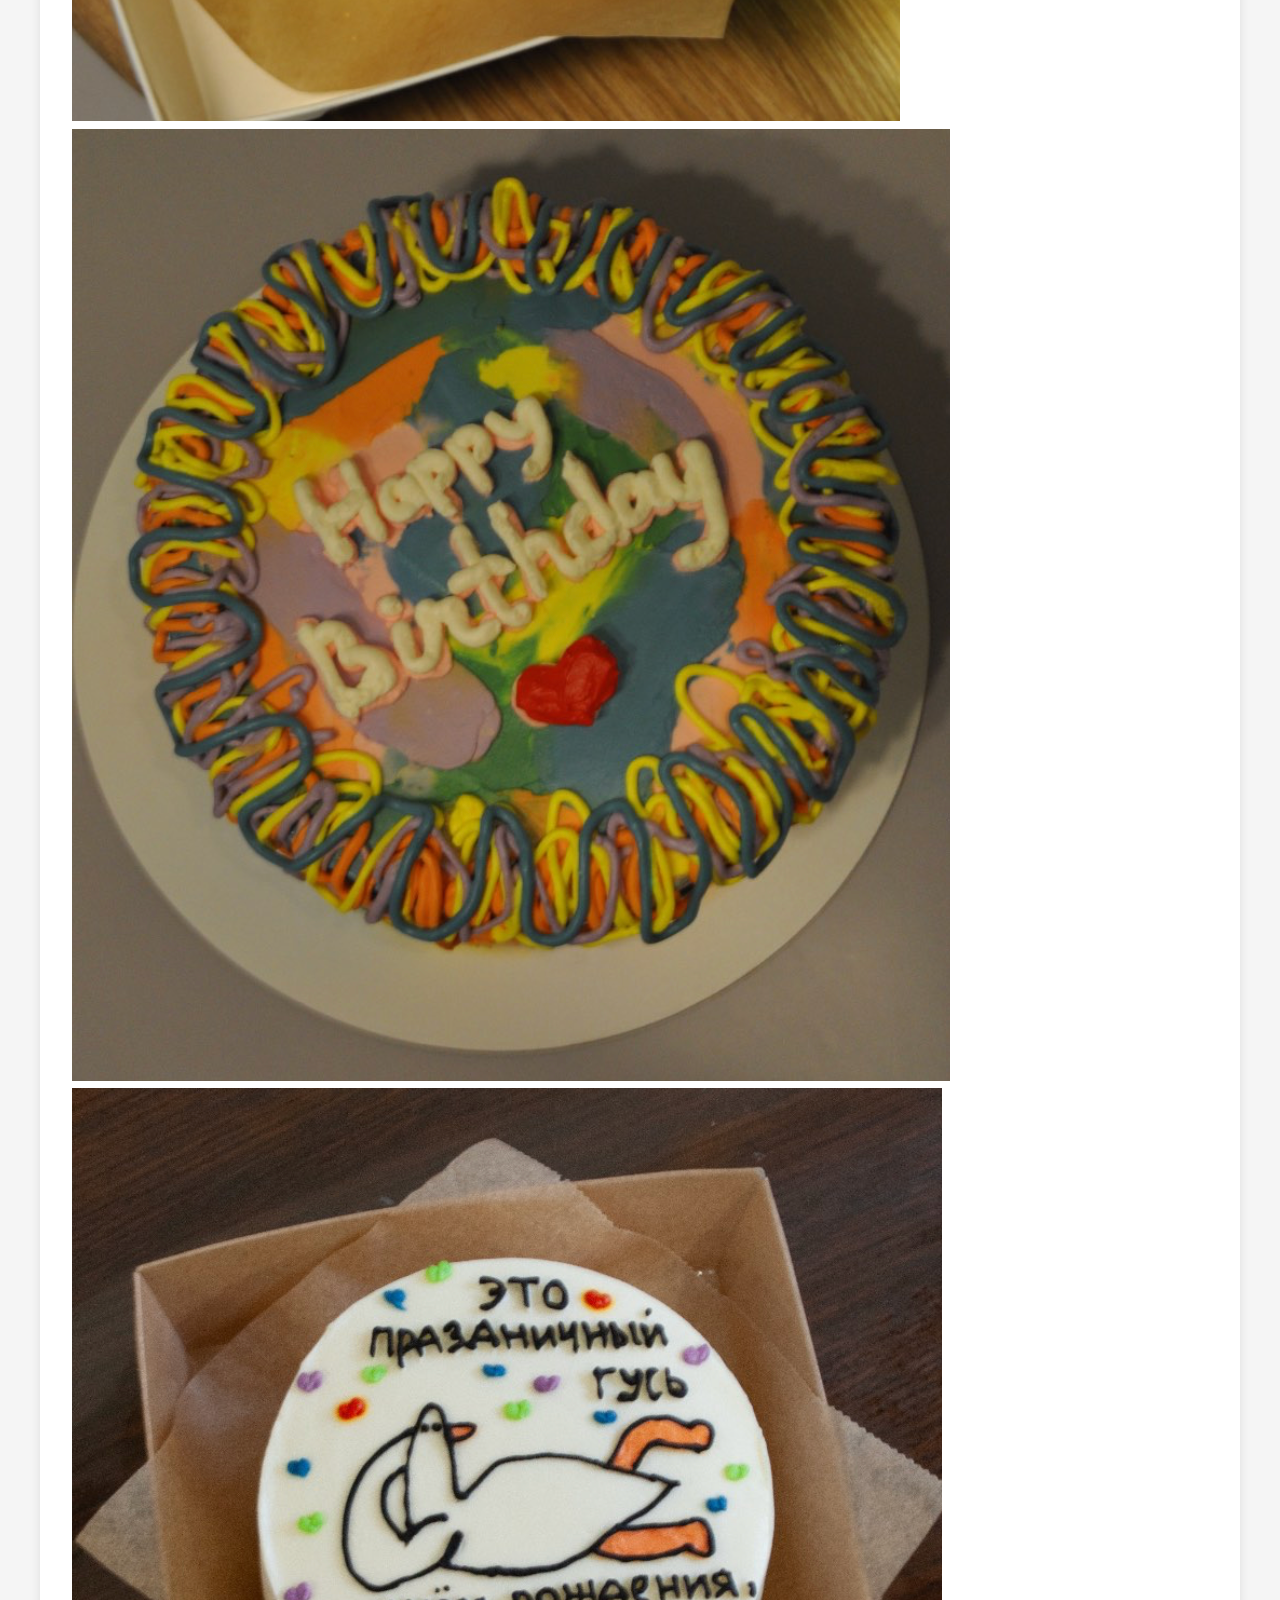
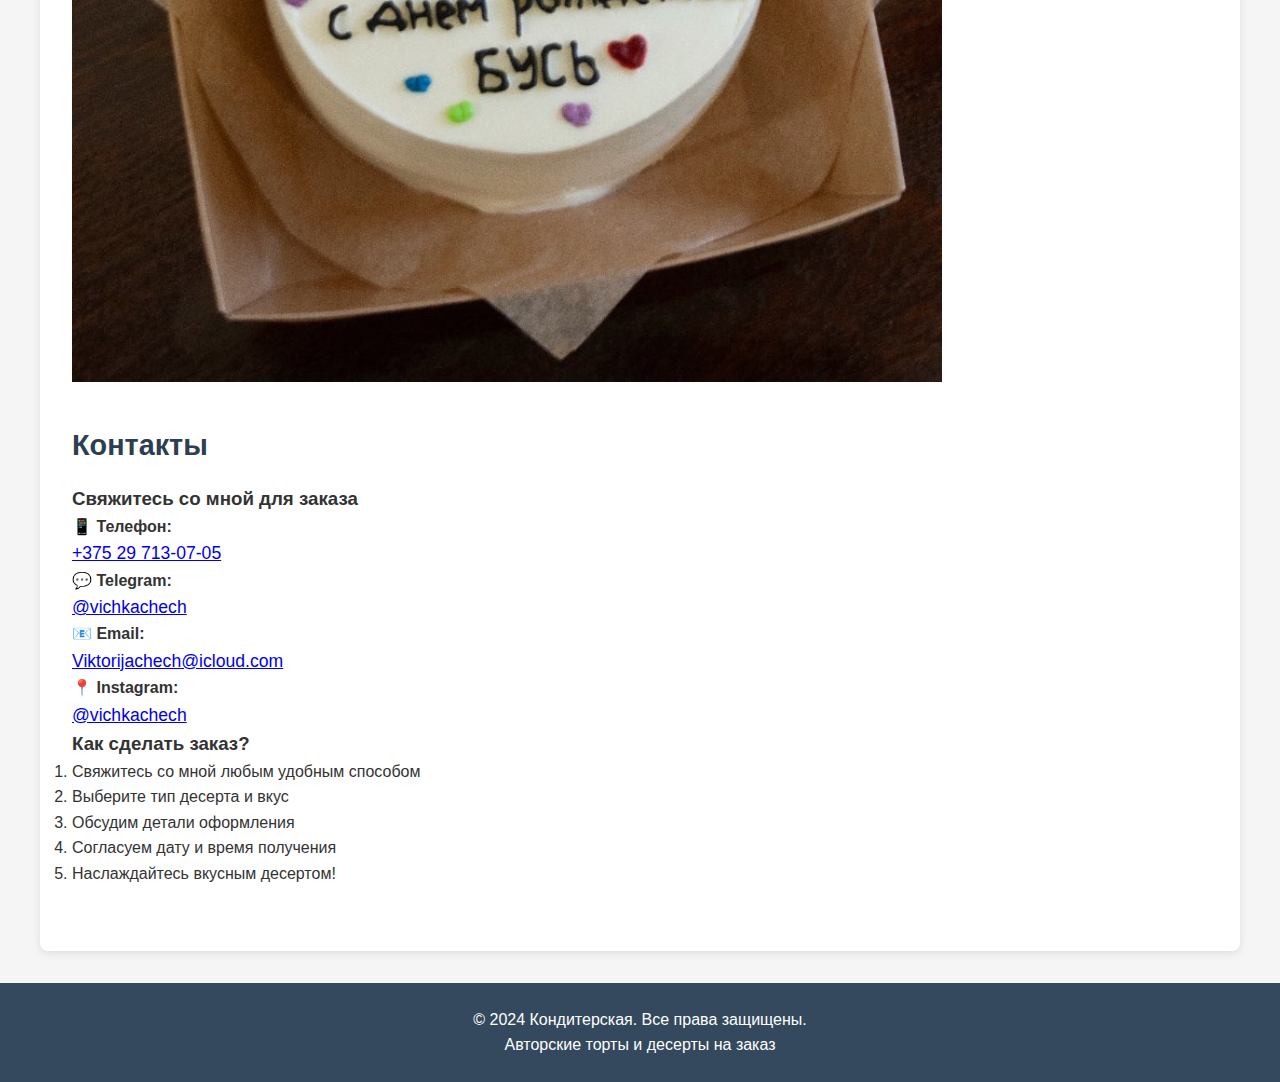
<file: bento.html>
<!DOCTYPE html>
<html lang="ru">
<head>
    <meta charset="UTF-8">
    <meta name="viewport" content="width=device-width, initial-scale=1.0">
    <title>Бенто-торты | Кондитерская</title>
    <link rel="stylesheet" href="styles.css">
</head>
<body>
    <header>
        <nav class="navbar">
            <div class="container">
                <h1 class="logo">🍰 Кондитерская</h1>
                <ul class="nav-menu">
                    <li><a href="index.html">Главная (Меню)</a></li>
                    <li><a href="index.html#contacts">Контакты</a></li>
                    <li><a href="creative.html" class="creative-link">✨ Творчество</a></li>
                </ul>
            </div>
        </nav>
    </header>

    <main>
        <!-- Миниатюрное меню -->
        <section class="mini-menu-section">
            <div class="container">
                <div class="mini-menu-scroll">
                    <a href="torti.html" class="mini-menu-item">
                        <div class="mini-menu-image-wrapper">
                            <img src="pics/tort1.png" alt="Торты" class="mini-menu-image">
                        </div>
                        <span class="mini-menu-label">Торты</span>
                    </a>
                    <a href="bento.html" class="mini-menu-item active">
                        <div class="mini-menu-image-wrapper">
                            <img src="pics/bento1.png" alt="Бенто-торты" class="mini-menu-image">
                        </div>
                        <span class="mini-menu-label">Бенто</span>
                    </a>
                    <a href="cupcakes.html" class="mini-menu-item">
                        <div class="mini-menu-image-wrapper">
                            <img src="pics/cupcake1.png" alt="Капкейки" class="mini-menu-image">
                        </div>
                        <span class="mini-menu-label">Капкейки</span>
                    </a>
                    <a href="eclairs.html" class="mini-menu-item">
                        <div class="mini-menu-image-wrapper">
                            <img src="pics/eclair1.png" alt="Эклеры" class="mini-menu-image">
                        </div>
                        <span class="mini-menu-label">Эклеры</span>
                    </a>
                    <a href="tartlets.html" class="mini-menu-item">
                        <div class="mini-menu-image-wrapper">
                            <img src="pics/tartalet1.png" alt="Тарталетки" class="mini-menu-image">
                        </div>
                        <span class="mini-menu-label">Тарталетки</span>
                    </a>
                </div>
            </div>
        </section>

        <!-- Бенто-торты -->
        <section class="product-section">
            <div class="container">
                <h2 class="section-title">Бенто-торты</h2>
                <div class="product-info">
                    <div class="price-info">
                        <p class="price"><strong>30 BYN</strong></p>
                    </div>
                    
                    <div class="flavors">
                        <h3>Вкусы</h3>
                        <ul class="flavor-list">
                            <li>Красный бархат</li>
                            <li>Шоколад-вишня</li>
                            <li>Сникерс (Шоколад-карамель)</li>
                            <li>Ванильный + начинка</li>
                            <li>Морковный</li>
                        </ul>
                    </div>

                    <div class="decor-info">
                        <p class="included"><strong>В стоимость входит:</strong><br>
                        выравнивание и простой дизайн — минималистичные рисунки и надписи.</p>
                        <p class="extra"><strong>Доплата за сложный дизайн:</strong><br>
                        высчитывается в зависимости от дизайна.</p>
                    </div>
                </div>

                <div class="gallery">
                    <div class="gallery-item">
                        <img src="pics/bento1.png" alt="Бенто-торт 1">
                    </div>
                    <div class="gallery-item">
                        <img src="pics/bento2.png" alt="Бенто-торт 2">
                    </div>
                    <div class="gallery-item">
                        <img src="pics/bento3.png" alt="Бенто-торт 3">
                    </div>
                    <div class="gallery-item">
                        <img src="pics/bento4.png" alt="Бенто-торт 4">
                    </div>
                </div>
            </div>
        </section>

        <!-- Контакты -->
        <section id="contacts" class="contacts-section alt-bg">
            <div class="container">
                <h2 class="section-title">Контакты</h2>
                <div class="contacts-content">
                    <div class="contact-info">
                        <h3>Свяжитесь со мной для заказа</h3>
                        <div class="contact-item">
                            <strong>📱 Телефон:</strong>
                            <p><a href="tel:+375297130705">+375 29 713-07-05</a></p>
                        </div>
                        <div class="contact-item">
                            <strong>💬 Telegram:</strong>
                            <p><a href="https://t.me/vichkachech" target="_blank">@vichkachech</a></p>
                        </div>
                        <div class="contact-item">
                            <strong>📧 Email:</strong>
                            <p><a href="mailto:Viktorijachech@icloud.com">Viktorijachech@icloud.com</a></p>
                        </div>
                        <div class="contact-item">
                            <strong>📍 Instagram:</strong>
                            <p><a href="https://instagram.com/vichkachech" target="_blank">@vichkachech</a></p>
                        </div>
                    </div>
                    <div class="order-info">
                        <h3>Как сделать заказ?</h3>
                        <ol class="order-steps">
                            <li>Свяжитесь со мной любым удобным способом</li>
                            <li>Выберите тип десерта и вкус</li>
                            <li>Обсудим детали оформления</li>
                            <li>Согласуем дату и время получения</li>
                            <li>Наслаждайтесь вкусным десертом!</li>
                        </ol>
                    </div>
                </div>
            </div>
        </section>
    </main>

    <footer>
        <div class="container">
            <p>&copy; 2024 Кондитерская. Все права защищены.</p>
            <p>Авторские торты и десерты на заказ</p>
        </div>
    </footer>

    <script>
        // Эффект уменьшения и прозрачности header при прокрутке
        const header = document.querySelector('header');
        let lastScroll = 0;

        window.addEventListener('scroll', function() {
            const currentScroll = window.pageYOffset || document.documentElement.scrollTop;
            
            if (currentScroll > 100) {
                header.classList.add('scrolled');
            } else {
                header.classList.remove('scrolled');
            }
            
            lastScroll = currentScroll;
        });

        // Показ изображений при загрузке
        document.querySelectorAll('.gallery-item img').forEach(img => {
            img.onerror = function() {
                this.style.display = 'none';
            };
        });
    </script>
</body>
</html>
</file>
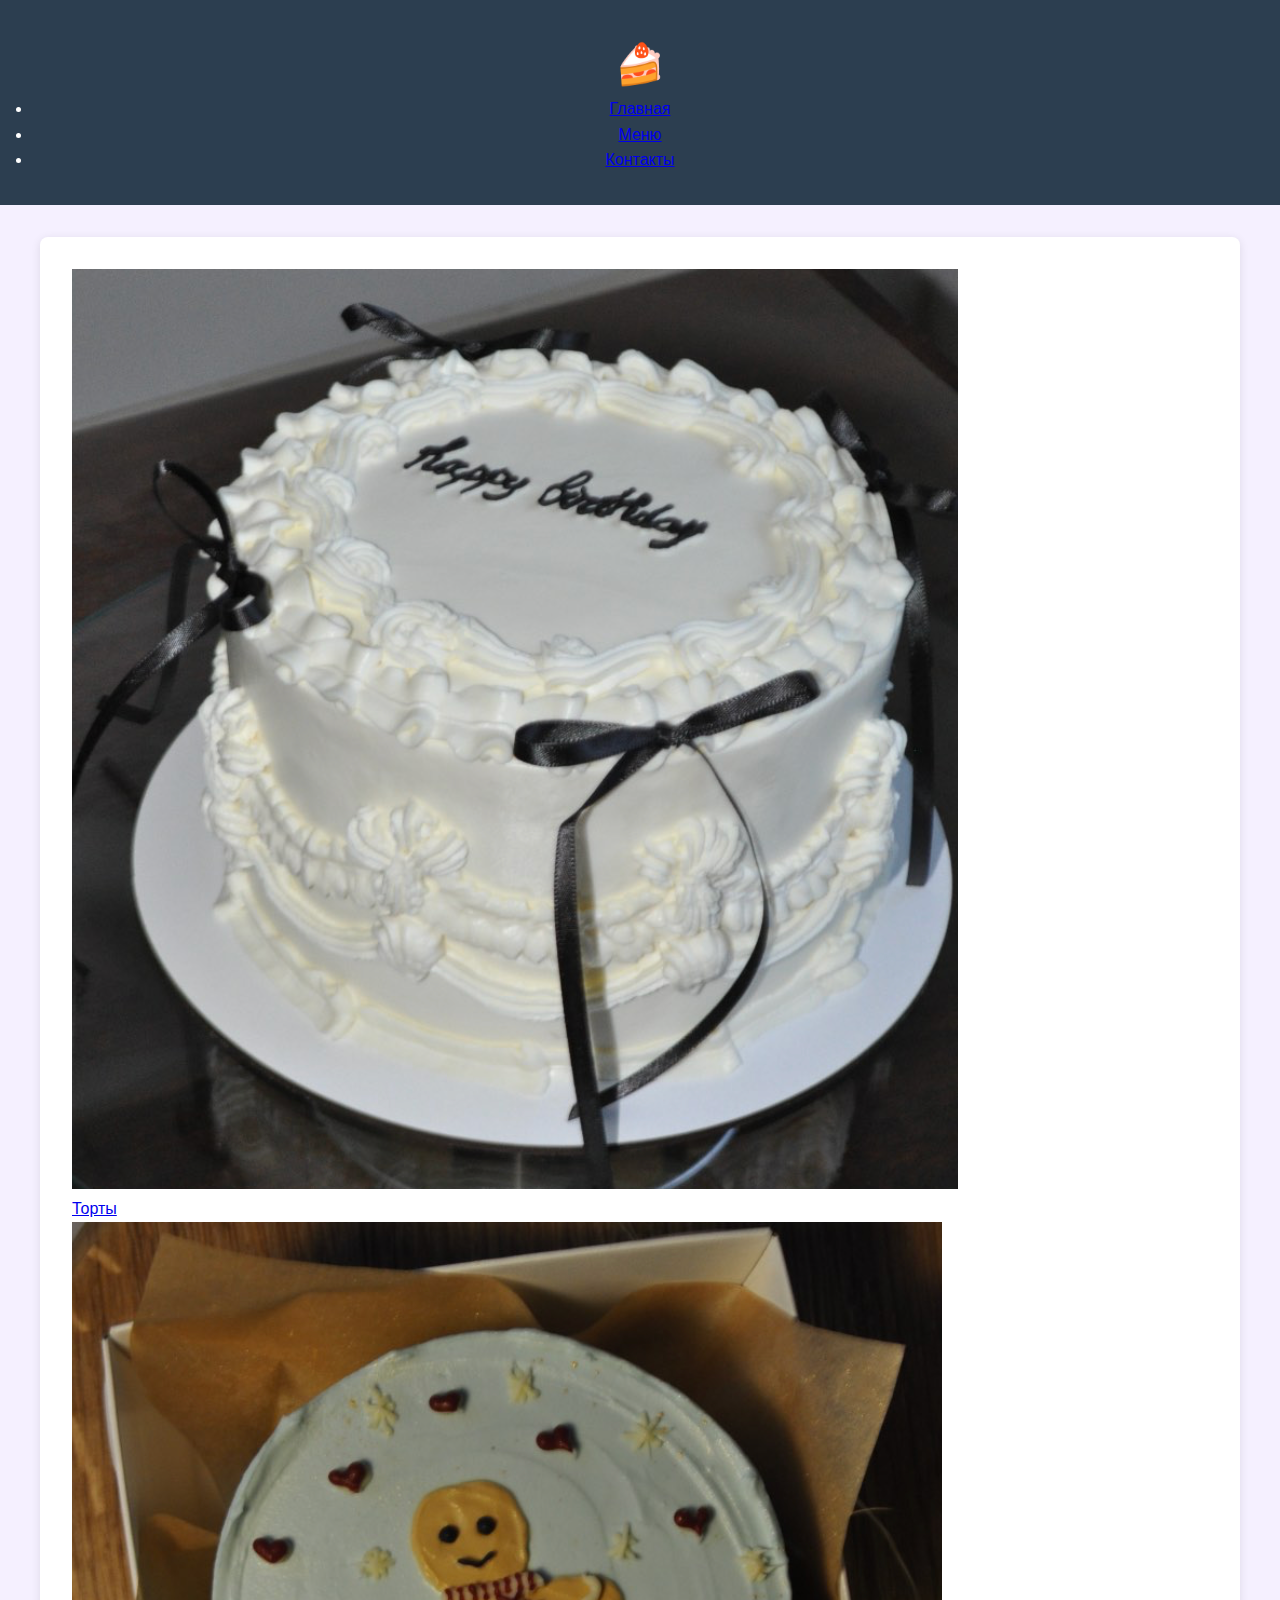
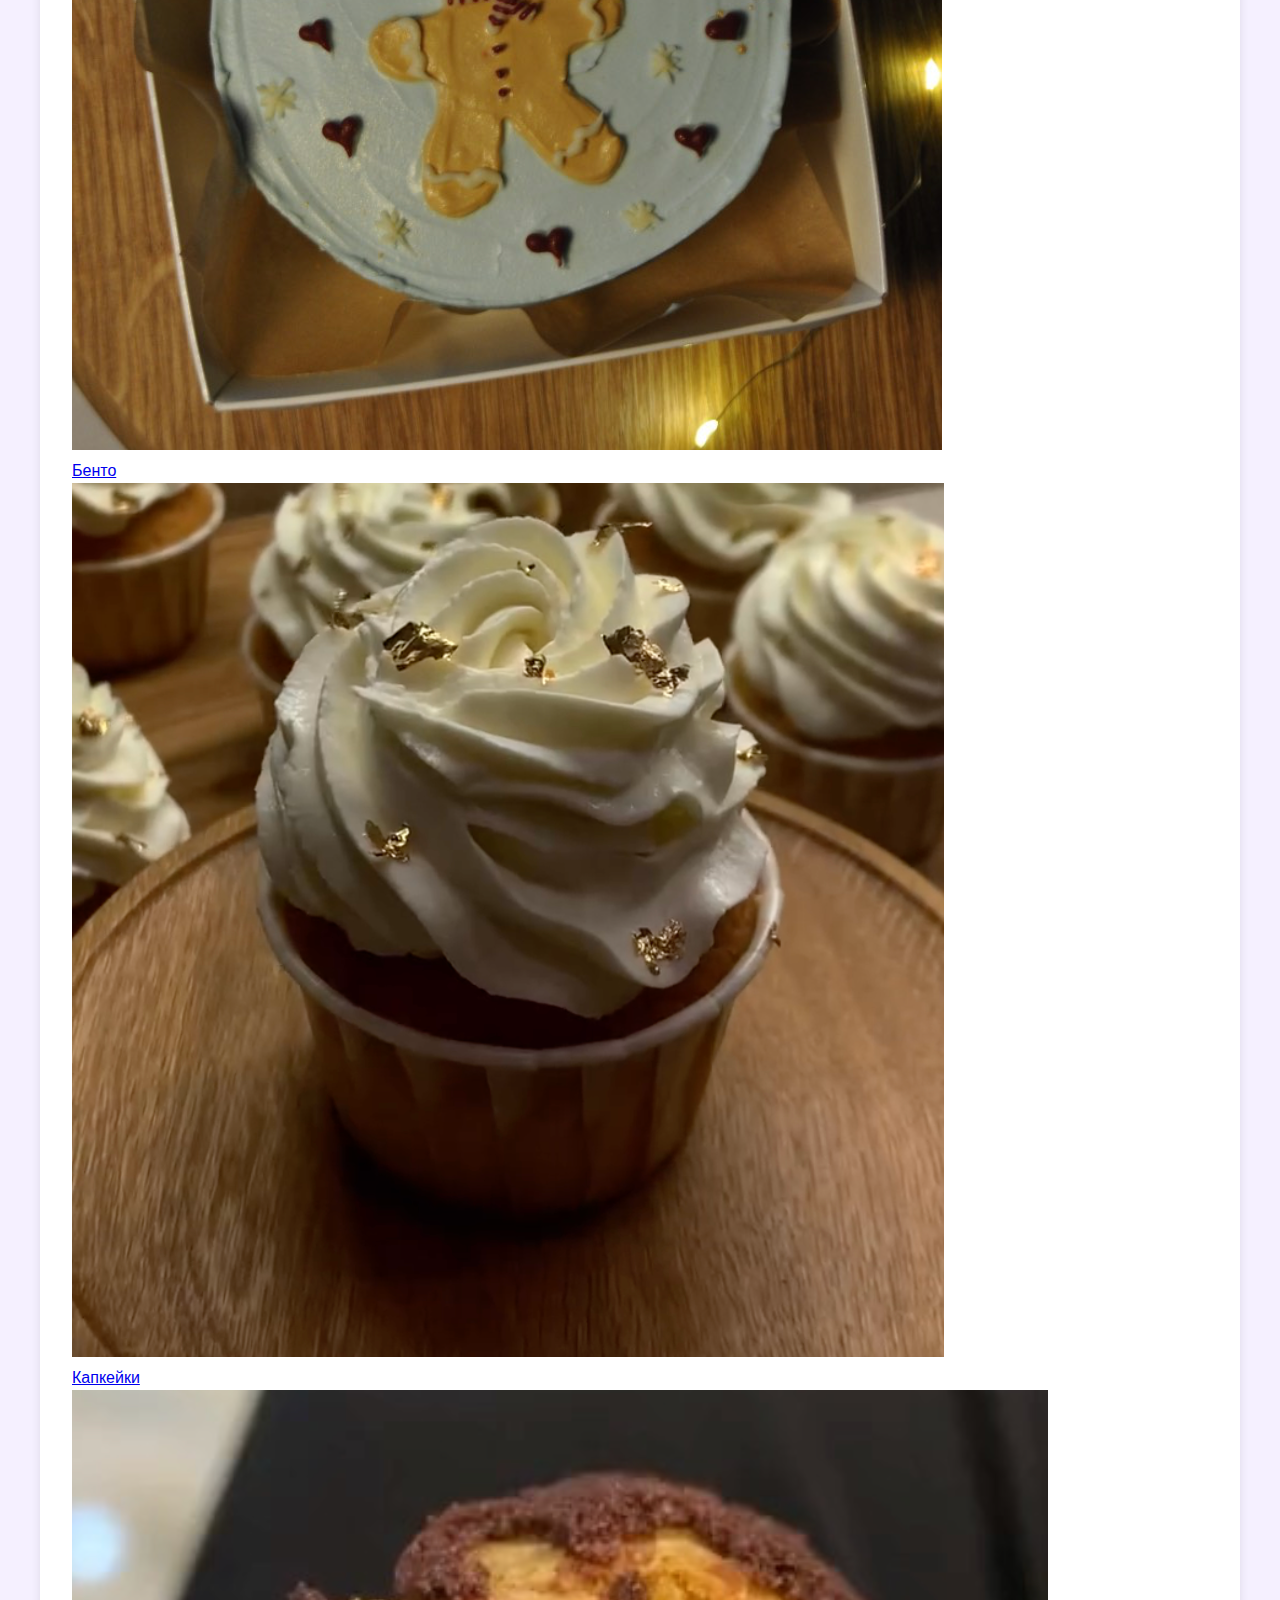
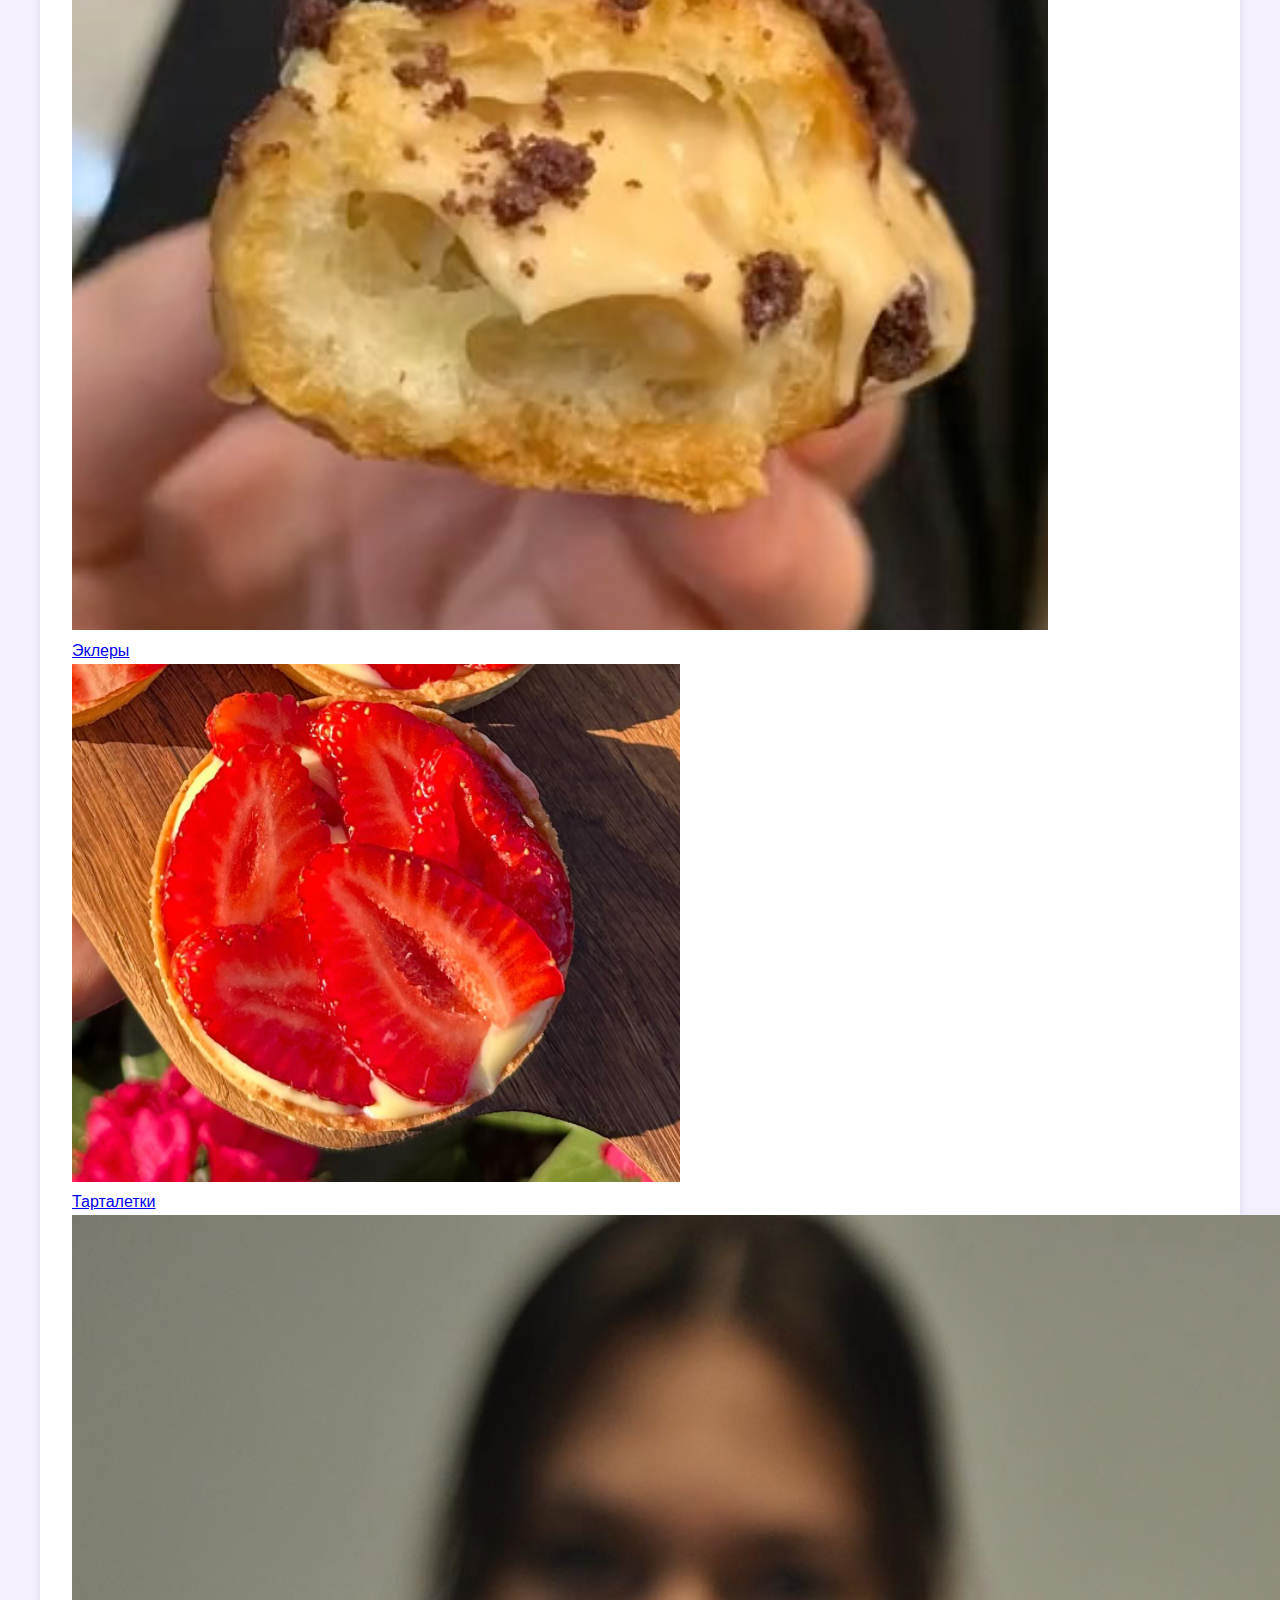
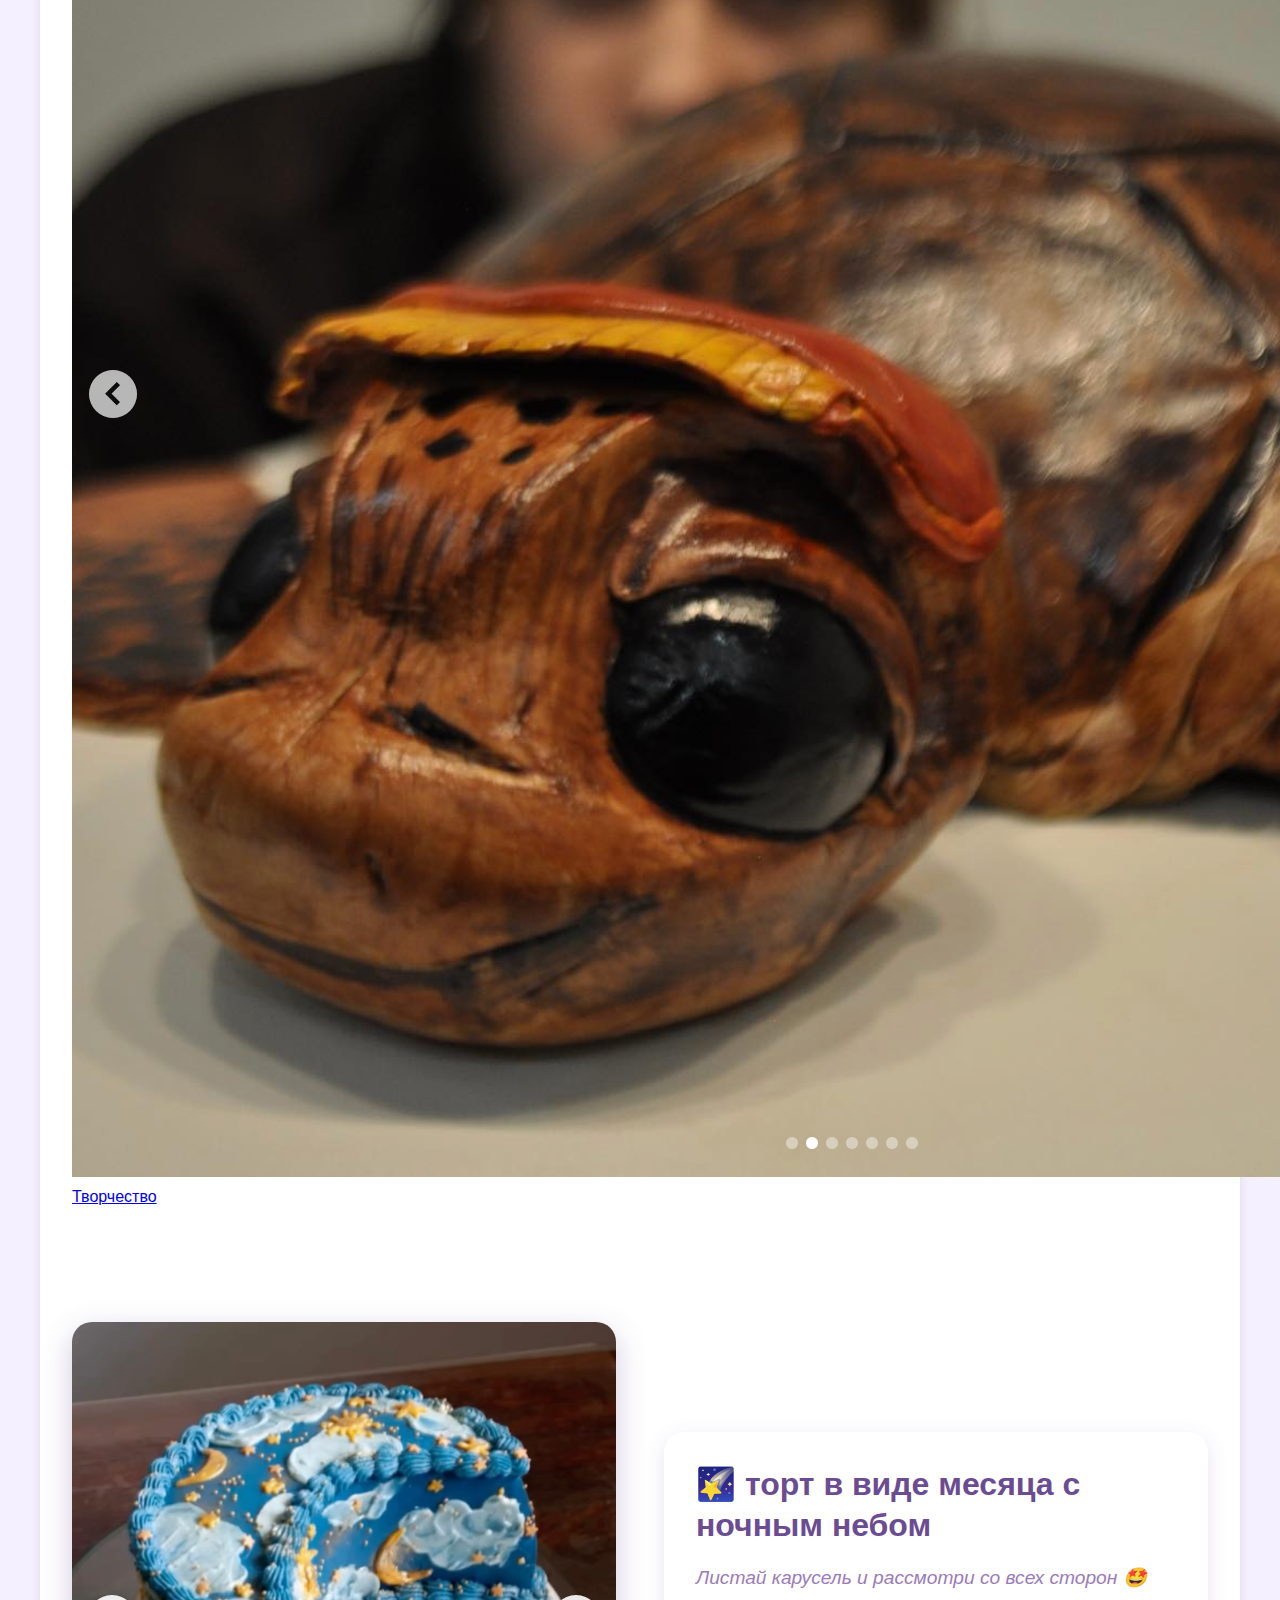
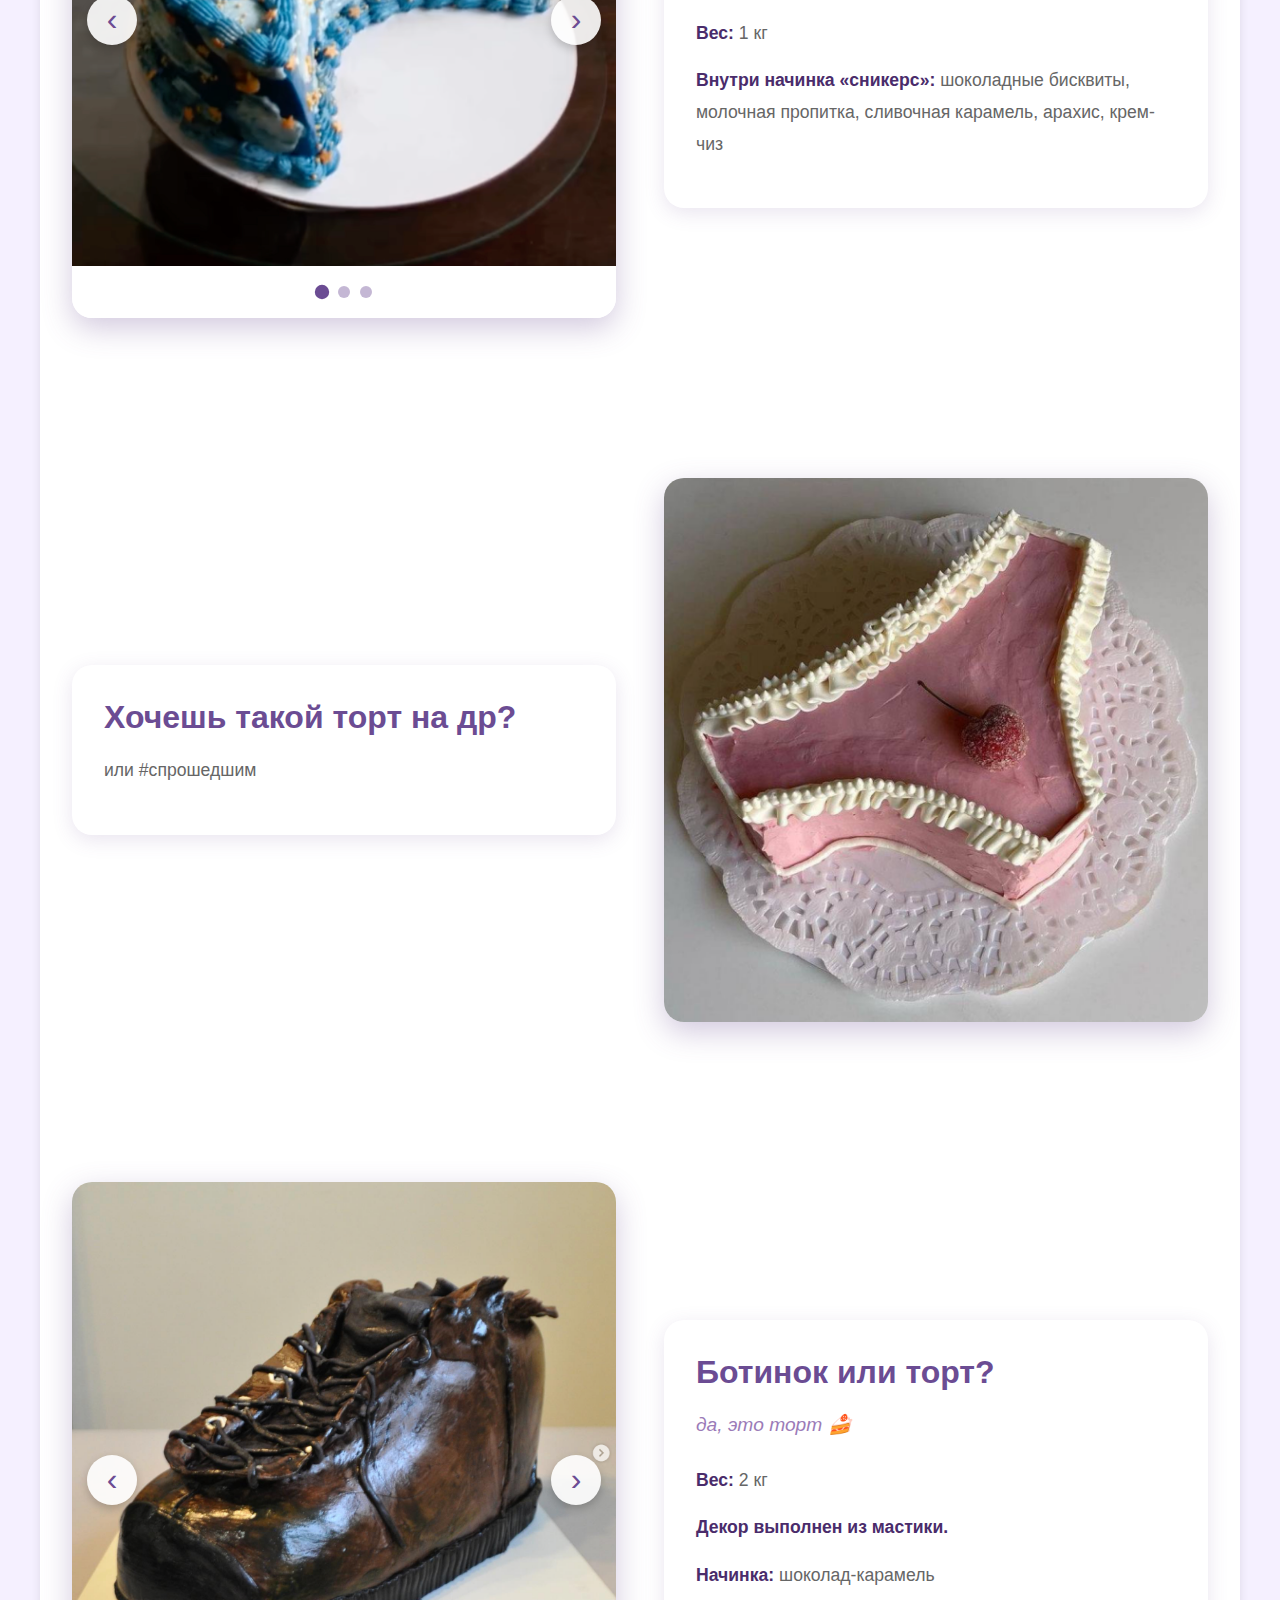
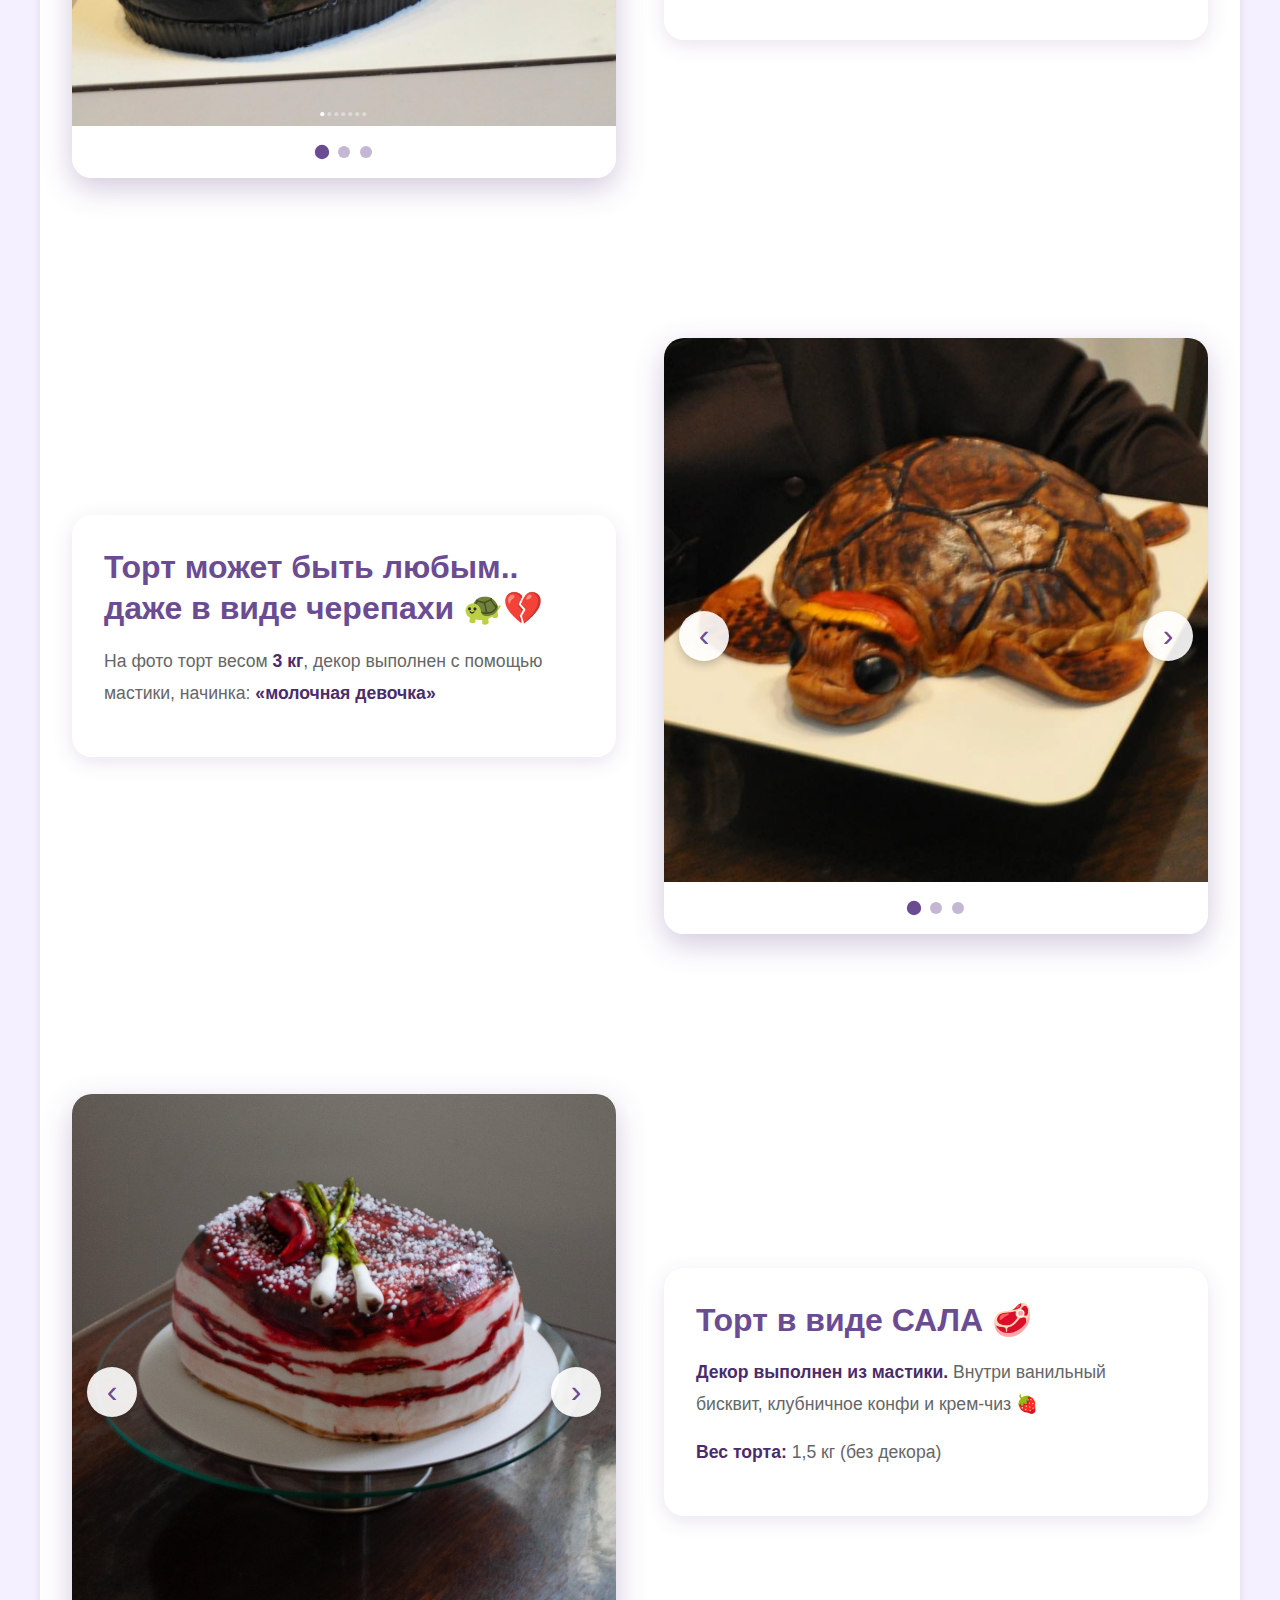
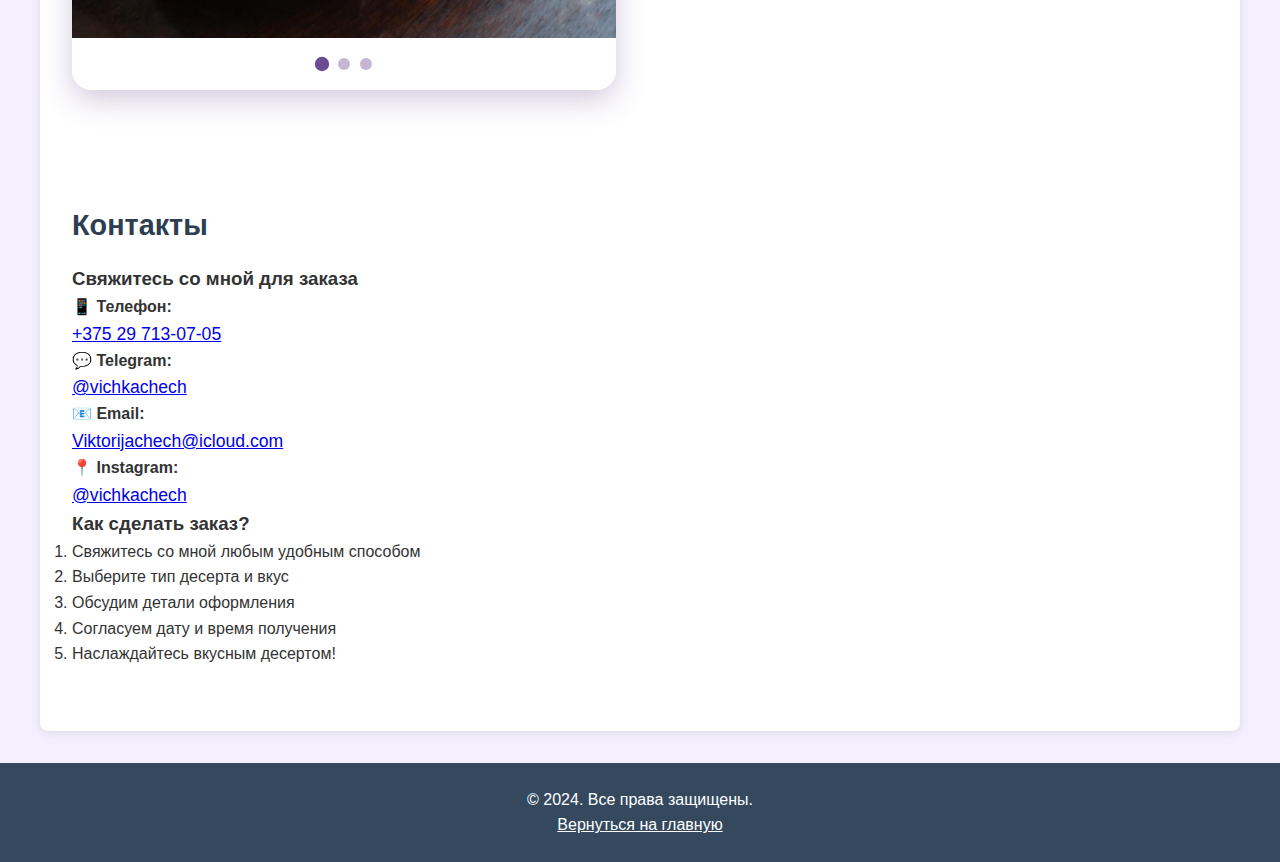
<file: creative.html>
<!DOCTYPE html>
<html lang="ru">
<head>
    <meta charset="UTF-8">
    <meta name="viewport" content="width=device-width, initial-scale=1.0">
    <title>Творческие проекты | Кондитерская</title>
    <link rel="stylesheet" href="styles.css">
    <link rel="stylesheet" href="creative.css">
</head>
<body>
    <header>
        <nav class="navbar">
            <div class="container">
                <h1 class="logo">🍰</h1>
                <ul class="nav-menu">
                    <li><a href="index.html">Главная</a></li>
                    <li><a href="#mini-menu">Меню</a></li>
                    <li><a href="#contacts">Контакты</a></li>
                </ul>
            </div>
        </nav>
    </header>

    <main>
        <!-- Миниатюрное меню -->
        <section class="mini-menu-section">
            <div class="container">
                <div class="mini-menu-scroll">
                    <a href="torti.html" class="mini-menu-item">
                        <div class="mini-menu-image-wrapper">
                            <img src="pics/tort1.png" alt="Торты" class="mini-menu-image">
                        </div>
                        <span class="mini-menu-label">Торты</span>
                    </a>
                    <a href="bento.html" class="mini-menu-item">
                        <div class="mini-menu-image-wrapper">
                            <img src="pics/bento1.png" alt="Бенто-торты" class="mini-menu-image">
                        </div>
                        <span class="mini-menu-label">Бенто</span>
                    </a>
                    <a href="cupcakes.html" class="mini-menu-item">
                        <div class="mini-menu-image-wrapper">
                            <img src="pics/cupcake1.png" alt="Капкейки" class="mini-menu-image">
                        </div>
                        <span class="mini-menu-label">Капкейки</span>
                    </a>
                    <a href="eclairs.html" class="mini-menu-item">
                        <div class="mini-menu-image-wrapper">
                            <img src="pics/eclair1.png" alt="Эклеры" class="mini-menu-image">
                        </div>
                        <span class="mini-menu-label">Эклеры</span>
                    </a>
                    <a href="tartlets.html" class="mini-menu-item">
                        <div class="mini-menu-image-wrapper">
                            <img src="pics/tartalet1.png" alt="Тарталетки" class="mini-menu-image">
                        </div>
                        <span class="mini-menu-label">Тарталетки</span>
                    </a>
                    <a href="creative.html" class="mini-menu-item active">
                        <div class="mini-menu-image-wrapper">
                            <img src="pics/other4-2.png" alt="Творчество" class="mini-menu-image">
                        </div>
                        <span class="mini-menu-label">Творчество</span>
                    </a>
                </div>
            </div>
        </section>

        <div class="container">
            <!-- Project 1 -->
            <section class="creative-project">
                <div class="project-content">
                    <div class="carousel-wrapper">
                        <div class="carousel-container" id="carousel1">
                            <div class="carousel-slide active">
                                <img src="pics/other1-1.png" alt="Торт месяц 1">
                            </div>
                            <div class="carousel-slide">
                                <img src="pics/other1-2.png" alt="Торт месяц 2">
                            </div>
                            <div class="carousel-slide">
                                <img src="pics/other1-3.png" alt="Торт месяц 3">
                            </div>
                        </div>
                        <button class="carousel-btn prev" onclick="changeSlide('carousel1', -1)">‹</button>
                        <button class="carousel-btn next" onclick="changeSlide('carousel1', 1)">›</button>
                        <div class="carousel-dots" id="dots1">
                            <span class="dot active" onclick="currentSlide('carousel1', 0)"></span>
                            <span class="dot" onclick="currentSlide('carousel1', 1)"></span>
                            <span class="dot" onclick="currentSlide('carousel1', 2)"></span>
                        </div>
                    </div>
                    <div class="project-description">
                        <h3>🌠 торт в виде месяца с ночным небом</h3>
                        <p class="subtitle">Листай карусель и рассмотри со всех сторон 🤩</p>
                        <div class="details">
                            <p><strong>Вес:</strong> 1 кг</p>
                            <p><strong>Внутри начинка «сникерс»:</strong> шоколадные бисквиты, молочная пропитка, сливочная карамель, арахис, крем-чиз</p>
                        </div>
                    </div>
                </div>
            </section>

            <!-- Project 2 -->
            <section class="creative-project">
                <div class="project-content reverse">
                    <div class="carousel-wrapper">
                        <div class="carousel-container" id="carousel2">
                            <div class="carousel-slide active">
                                <img src="pics/other2.png" alt="Торт 2">
                            </div>
                        </div>
                    </div>
                    <div class="project-description">
                        <h3>Хочешь такой торт на др?</h3>
                        <div class="details">
                            <p>или #спрошедшим</p>
                        </div>
                    </div>
                </div>
            </section>

            <!-- Project 3 -->
            <section class="creative-project">
                <div class="project-content">
                    <div class="carousel-wrapper">
                        <div class="carousel-container" id="carousel3">
                            <div class="carousel-slide active">
                                <img src="pics/other3-1.png" alt="Торт ботинок 1">
                            </div>
                            <div class="carousel-slide">
                                <img src="pics/other3-2.png" alt="Торт ботинок 2">
                            </div>
                            <div class="carousel-slide">
                                <img src="pics/other3-3.png" alt="Торт ботинок 3">
                            </div>
                        </div>
                        <button class="carousel-btn prev" onclick="changeSlide('carousel3', -1)">‹</button>
                        <button class="carousel-btn next" onclick="changeSlide('carousel3', 1)">›</button>
                        <div class="carousel-dots" id="dots3">
                            <span class="dot active" onclick="currentSlide('carousel3', 0)"></span>
                            <span class="dot" onclick="currentSlide('carousel3', 1)"></span>
                            <span class="dot" onclick="currentSlide('carousel3', 2)"></span>
                        </div>
                    </div>
                    <div class="project-description">
                        <h3>Ботинок или торт?</h3>
                        <p class="subtitle">да, это торт 🍰</p>
                        <div class="details">
                            <p><strong>Вес:</strong> 2 кг</p>
                            <p><strong>Декор выполнен из мастики.</strong></p>
                            <p><strong>Начинка:</strong> шоколад-карамель</p>
                        </div>
                    </div>
                </div>
            </section>

            <!-- Project 4 -->
            <section class="creative-project">
                <div class="project-content reverse">
                    <div class="carousel-wrapper">
                        <div class="carousel-container" id="carousel4">
                            <div class="carousel-slide active">
                                <img src="pics/other4-1.png" alt="Торт черепаха 1">
                            </div>
                            <div class="carousel-slide">
                                <img src="pics/other4-2.png" alt="Торт черепаха 2">
                            </div>
                            <div class="carousel-slide">
                                <img src="pics/other4-3.png" alt="Торт черепаха 3">
                            </div>
                        </div>
                        <button class="carousel-btn prev" onclick="changeSlide('carousel4', -1)">‹</button>
                        <button class="carousel-btn next" onclick="changeSlide('carousel4', 1)">›</button>
                        <div class="carousel-dots" id="dots4">
                            <span class="dot active" onclick="currentSlide('carousel4', 0)"></span>
                            <span class="dot" onclick="currentSlide('carousel4', 1)"></span>
                            <span class="dot" onclick="currentSlide('carousel4', 2)"></span>
                        </div>
                    </div>
                    <div class="project-description">
                        <h3>Торт может быть любым.. даже в виде черепахи 🐢💔</h3>
                        <div class="details">
                            <p>На фото торт весом <strong>3 кг</strong>, декор выполнен с помощью мастики, начинка: <strong>«молочная девочка»</strong></p>
                        </div>
                    </div>
                </div>
            </section>

            <!-- Project 5 -->
            <section class="creative-project">
                <div class="project-content">
                    <div class="carousel-wrapper">
                        <div class="carousel-container" id="carousel5">
                            <div class="carousel-slide active">
                                <img src="pics/other5-1.png" alt="Торт салат 1">
                            </div>
                            <div class="carousel-slide">
                                <img src="pics/other5-2.png" alt="Торт салат 2">
                            </div>
                            <div class="carousel-slide">
                                <img src="pics/other5-3.png" alt="Торт салат 3">
                            </div>
                        </div>
                        <button class="carousel-btn prev" onclick="changeSlide('carousel5', -1)">‹</button>
                        <button class="carousel-btn next" onclick="changeSlide('carousel5', 1)">›</button>
                        <div class="carousel-dots" id="dots5">
                            <span class="dot active" onclick="currentSlide('carousel5', 0)"></span>
                            <span class="dot" onclick="currentSlide('carousel5', 1)"></span>
                            <span class="dot" onclick="currentSlide('carousel5', 2)"></span>
                        </div>
                    </div>
                    <div class="project-description">
                        <h3>Торт в виде САЛА 🥩</h3>
                        <div class="details">
                            <p><strong>Декор выполнен из мастики.</strong> Внутри ванильный бисквит, клубничное конфи и крем-чиз 🍓</p>
                            <p><strong>Вес торта:</strong> 1,5 кг (без декора)</p>
                        </div>
                    </div>
                </div>
            </section>
        </div>

        <!-- Контакты -->
        <section id="contacts" class="contacts-section">
            <div class="container">
                <h2 class="section-title">Контакты</h2>
                <div class="contacts-content">
                    <div class="contact-info">
                        <h3>Свяжитесь со мной для заказа</h3>
                        <div class="contact-item">
                            <strong>📱 Телефон:</strong>
                            <p><a href="tel:+375297130705">+375 29 713-07-05</a></p>
                        </div>
                        <div class="contact-item">
                            <strong>💬 Telegram:</strong>
                            <p><a href="https://t.me/vichkachech" target="_blank">@vichkachech</a></p>
                        </div>
                        <div class="contact-item">
                            <strong>📧 Email:</strong>
                            <p><a href="mailto:Viktorijachech@icloud.com">Viktorijachech@icloud.com</a></p>
                        </div>
                        <div class="contact-item">
                            <strong>📍 Instagram:</strong>
                            <p><a href="https://instagram.com/vichkachech" target="_blank">@vichkachech</a></p>
                        </div>
                    </div>
                    <div class="order-info">
                        <h3>Как сделать заказ?</h3>
                        <ol class="order-steps">
                            <li>Свяжитесь со мной любым удобным способом</li>
                            <li>Выберите тип десерта и вкус</li>
                            <li>Обсудим детали оформления</li>
                            <li>Согласуем дату и время получения</li>
                            <li>Наслаждайтесь вкусным десертом!</li>
                        </ol>
                    </div>
                </div>
            </div>
        </section>
    </main>

    <footer>
        <div class="container">
            <p>&copy; 2024. Все права защищены.</p>
            <p><a href="index.html" style="color: white; text-decoration: underline;">Вернуться на главную</a></p>
        </div>
    </footer>

    <script>
        // Плавная прокрутка для навигации
        document.querySelectorAll('a[href^="#"]').forEach(anchor => {
            anchor.addEventListener('click', function (e) {
                e.preventDefault();
                const target = document.querySelector(this.getAttribute('href'));
                if (target) {
                    target.scrollIntoView({
                        behavior: 'smooth',
                        block: 'start'
                    });
                }
            });
        });

        function changeSlide(carouselId, direction) {
            const carousel = document.getElementById(carouselId);
            const slides = carousel.querySelectorAll('.carousel-slide');
            const dotsId = carouselId.replace('carousel', 'dots');
            const dots = document.getElementById(dotsId).querySelectorAll('.dot');
            
            let currentIndex = 0;
            slides.forEach((slide, index) => {
                if (slide.classList.contains('active')) {
                    currentIndex = index;
                }
            });
            
            slides[currentIndex].classList.remove('active');
            dots[currentIndex].classList.remove('active');
            
            currentIndex += direction;
            if (currentIndex >= slides.length) currentIndex = 0;
            if (currentIndex < 0) currentIndex = slides.length - 1;
            
            slides[currentIndex].classList.add('active');
            dots[currentIndex].classList.add('active');
        }

        function currentSlide(carouselId, index) {
            const carousel = document.getElementById(carouselId);
            const slides = carousel.querySelectorAll('.carousel-slide');
            const dotsId = carouselId.replace('carousel', 'dots');
            const dots = document.getElementById(dotsId).querySelectorAll('.dot');
            
            slides.forEach(slide => slide.classList.remove('active'));
            dots.forEach(dot => dot.classList.remove('active'));
            
            slides[index].classList.add('active');
            dots[index].classList.add('active');
        }

        // Автопрокрутка каруселей (опционально)
        document.querySelectorAll('.carousel-container').forEach(carousel => {
            let autoSlide = setInterval(() => {
                const carouselId = carousel.id;
                changeSlide(carouselId, 1);
            }, 5000);
            
            carousel.addEventListener('mouseenter', () => clearInterval(autoSlide));
            carousel.addEventListener('mouseleave', () => {
                autoSlide = setInterval(() => {
                    changeSlide(carouselId, 1);
                }, 5000);
            });
        });

        // Эффект header при прокрутке
        const header = document.querySelector('header');
        window.addEventListener('scroll', function() {
            const currentScroll = window.pageYOffset || document.documentElement.scrollTop;
            if (currentScroll > 100) {
                header.classList.add('scrolled');
            } else {
                header.classList.remove('scrolled');
            }
        });
    </script>
</body>
</html>
</file>
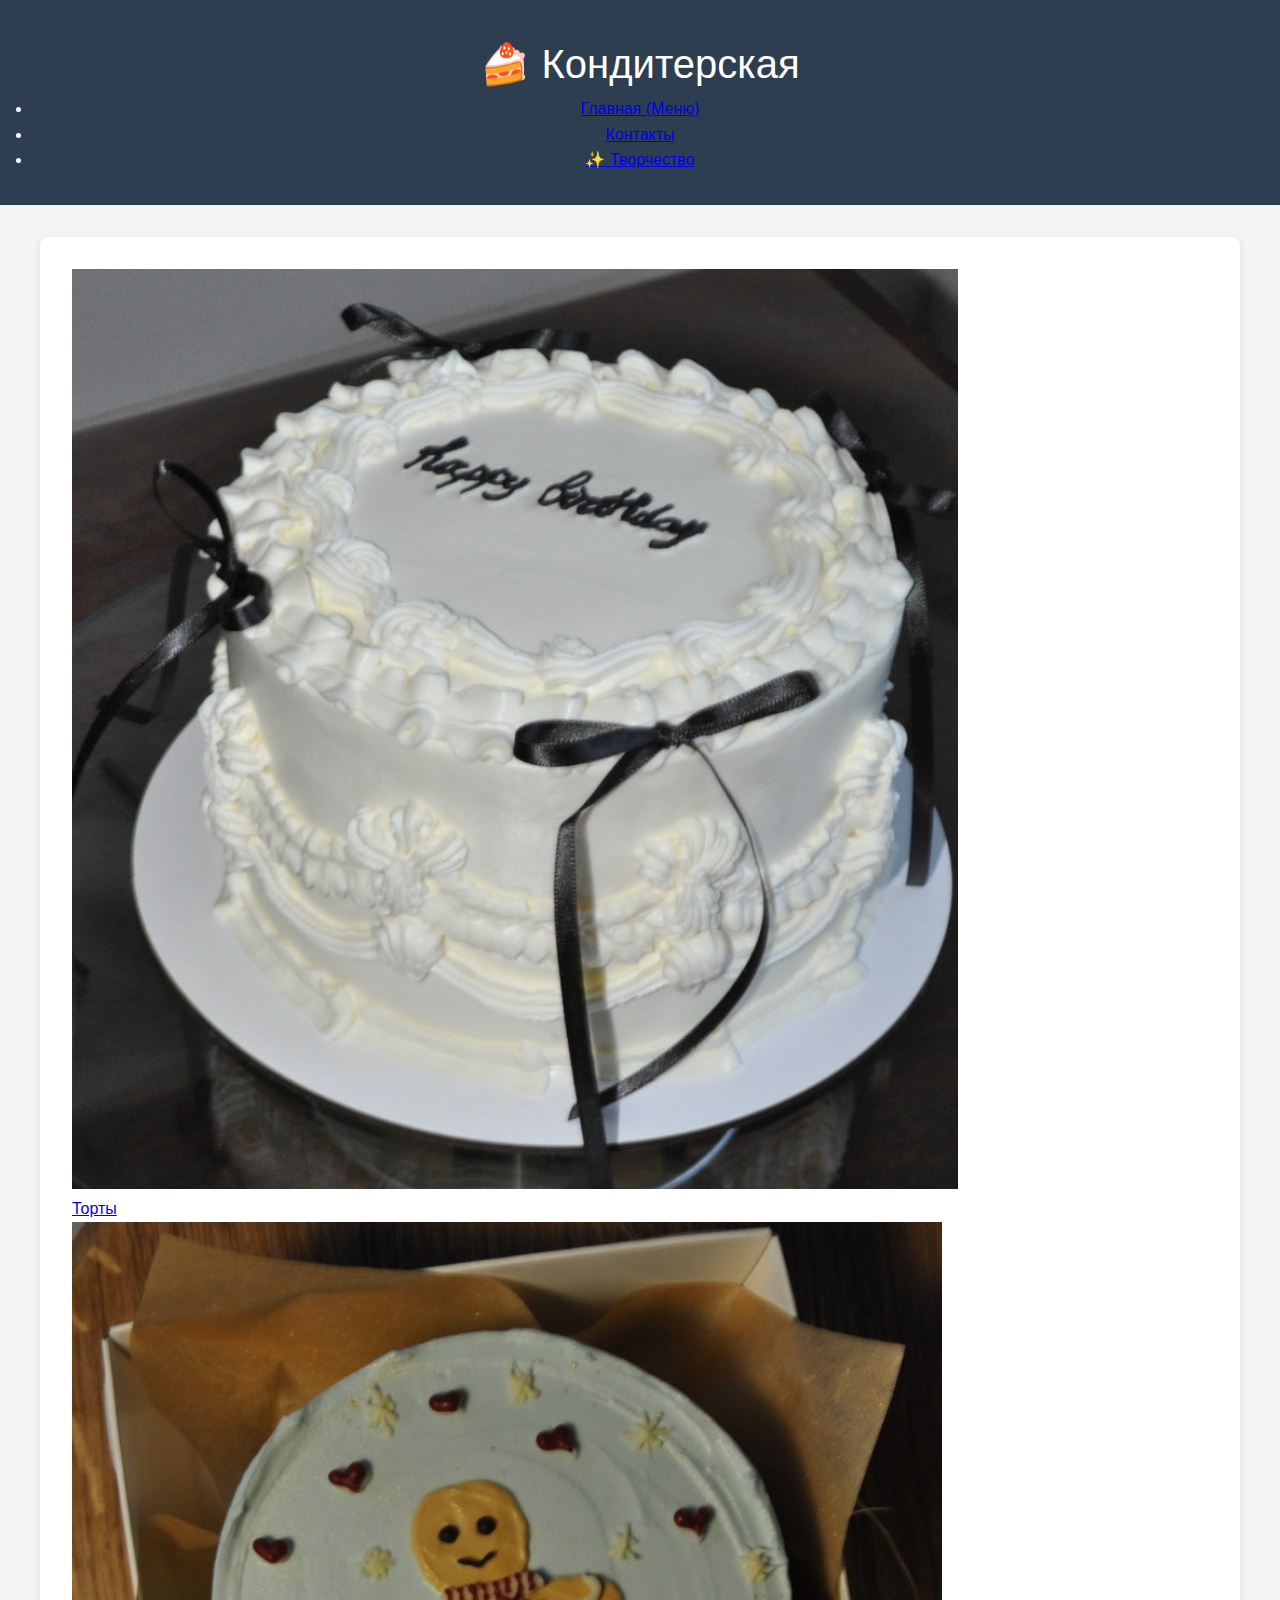
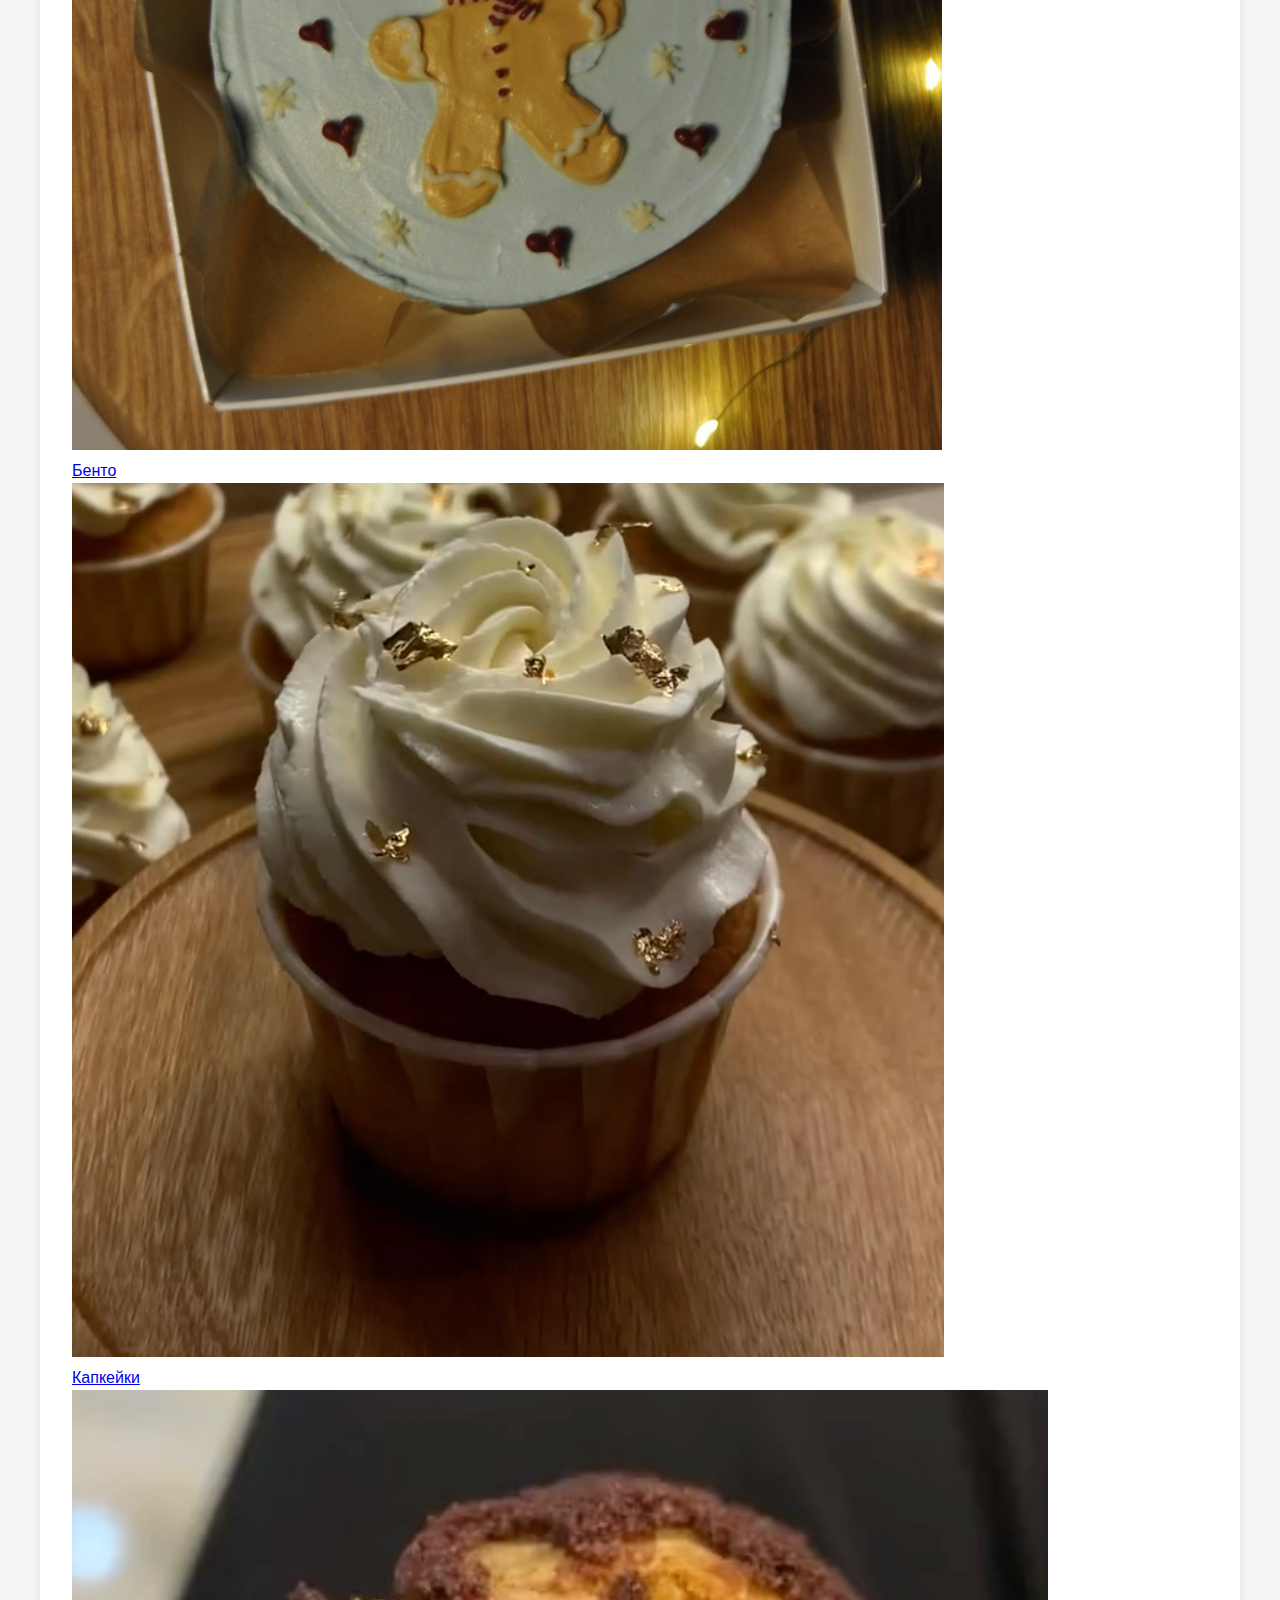
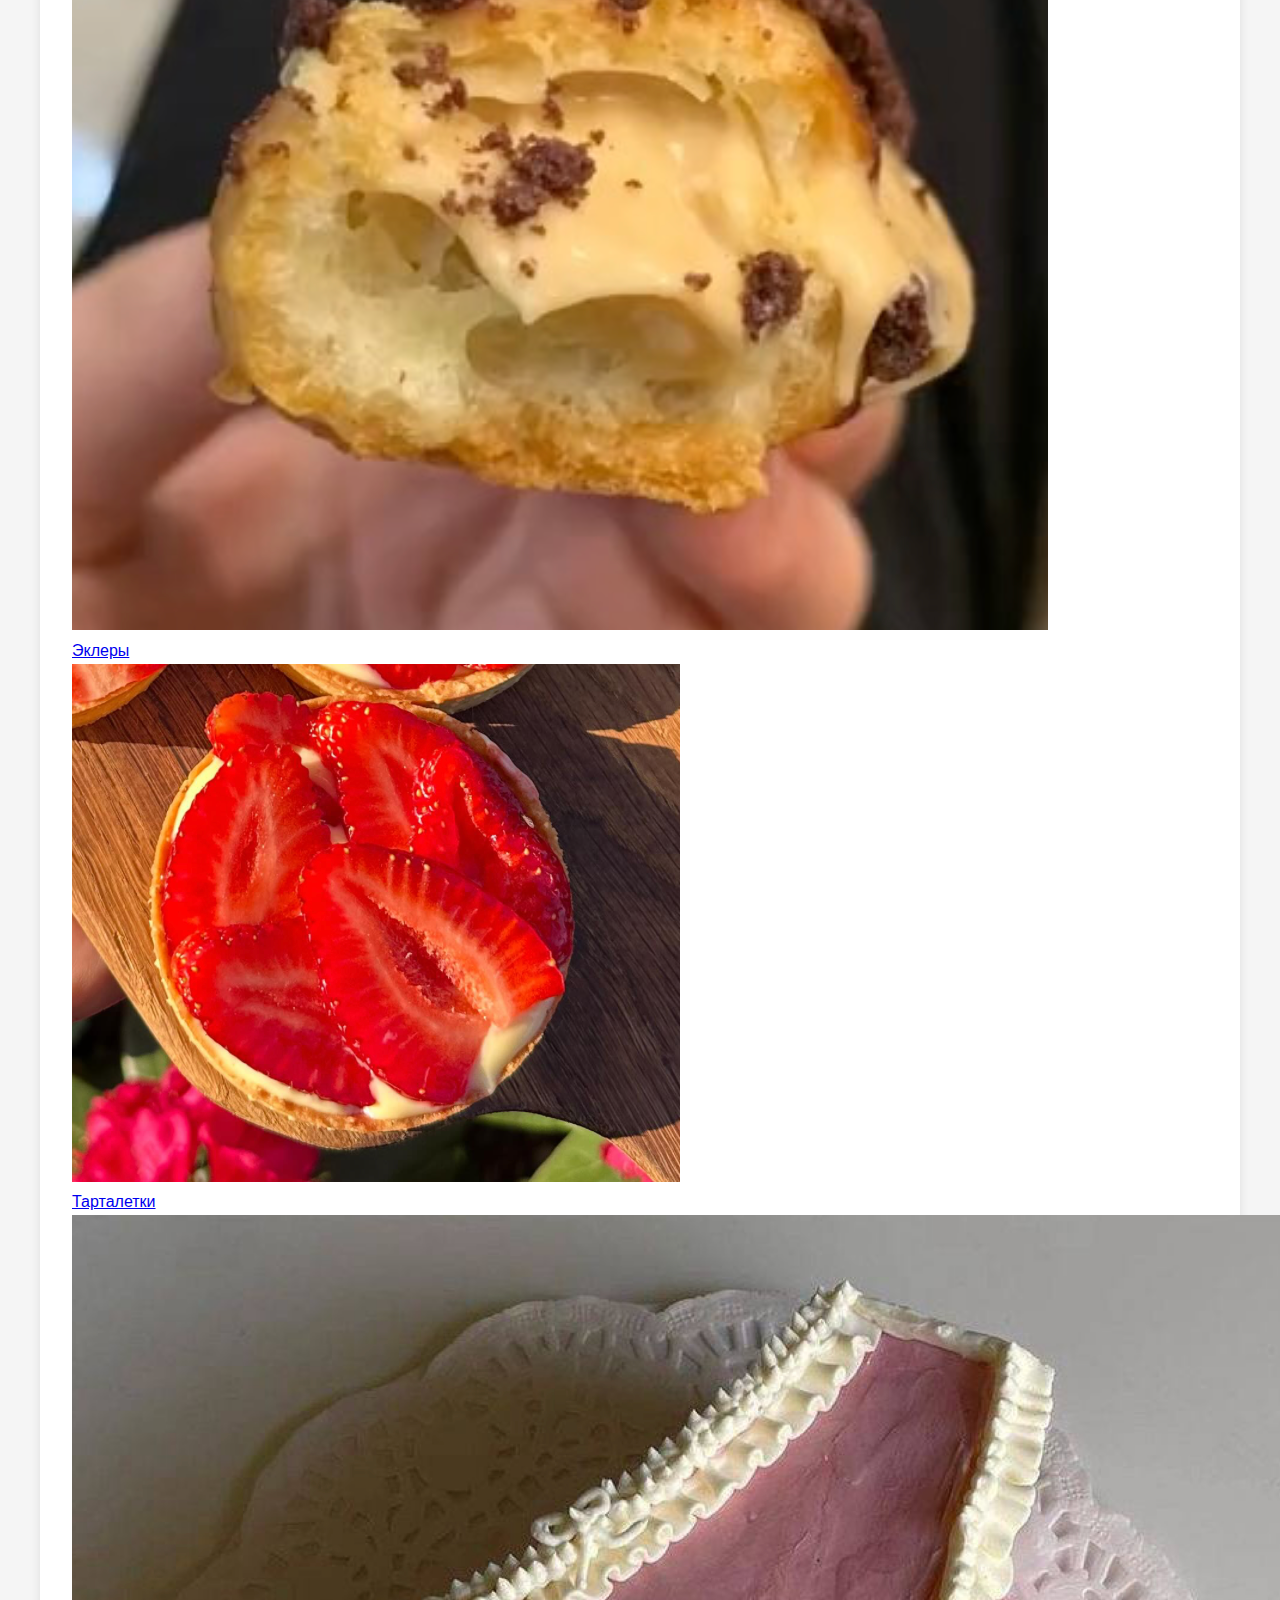
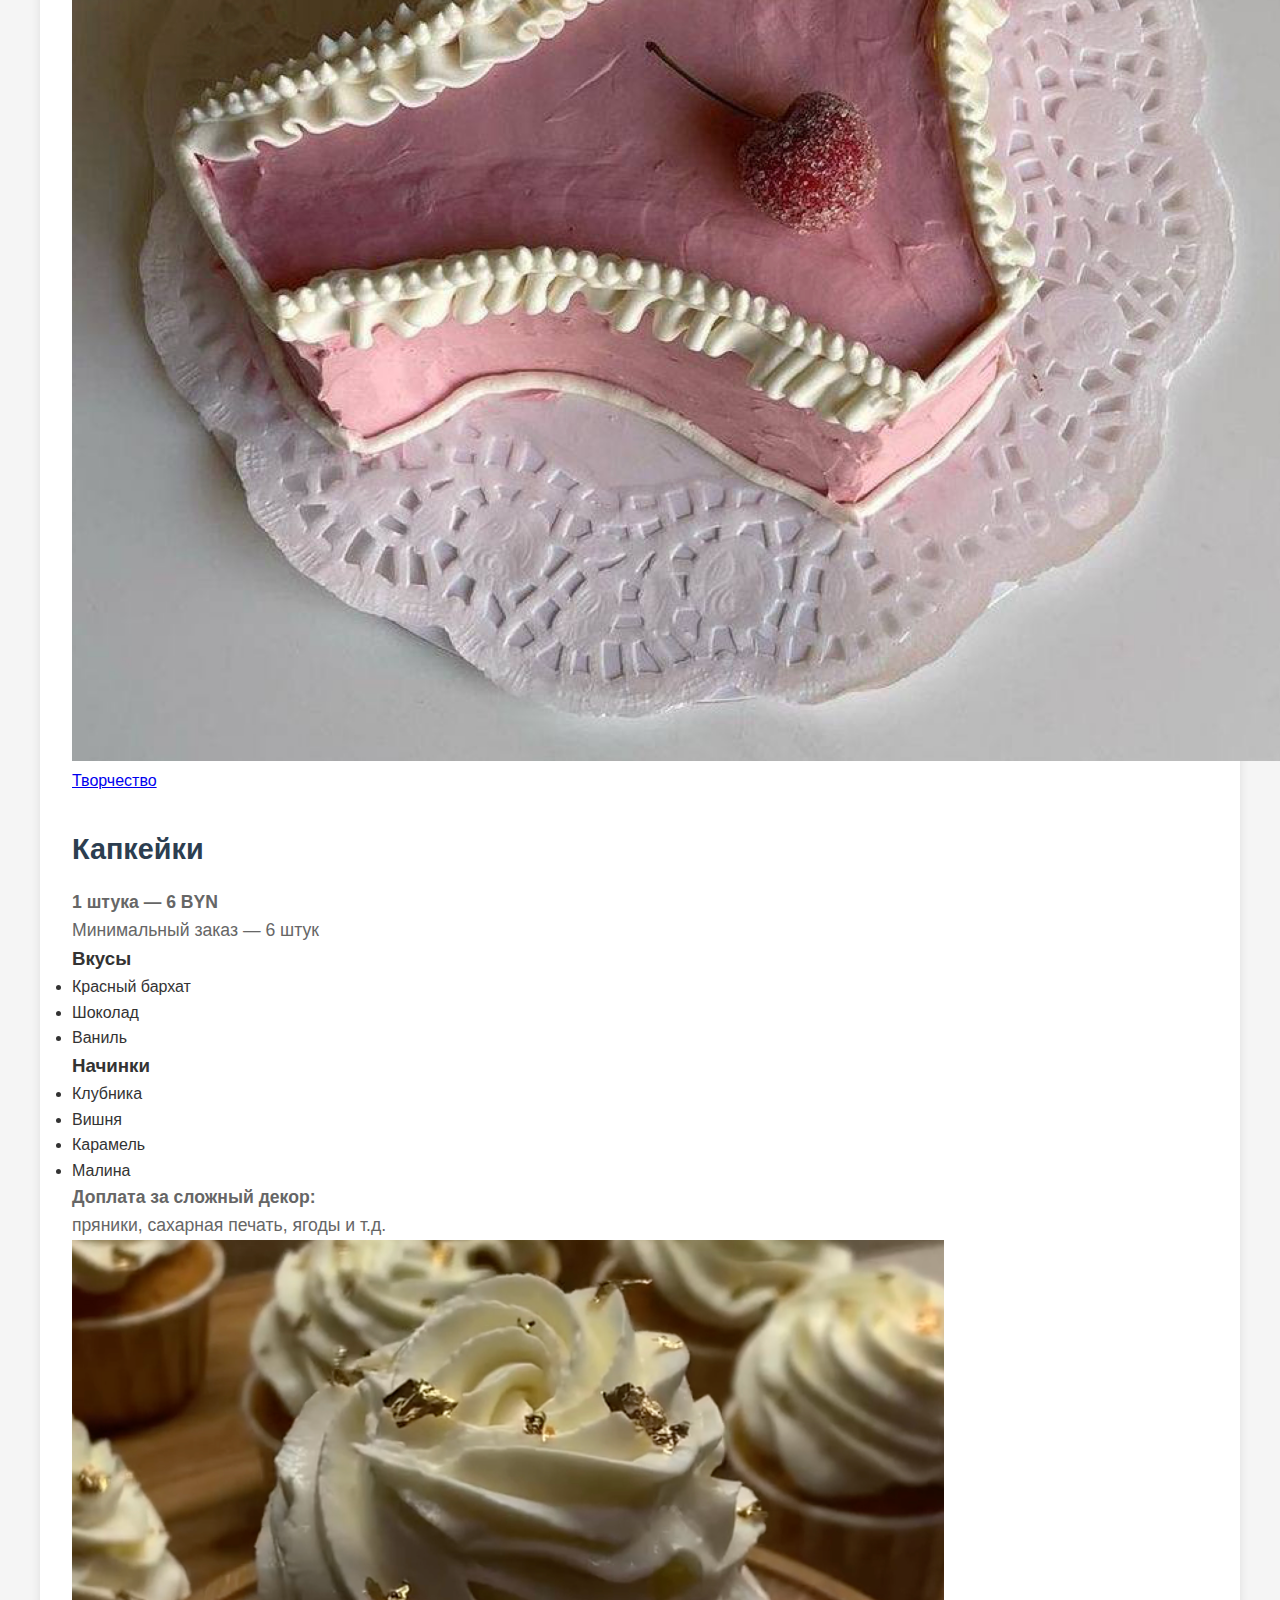
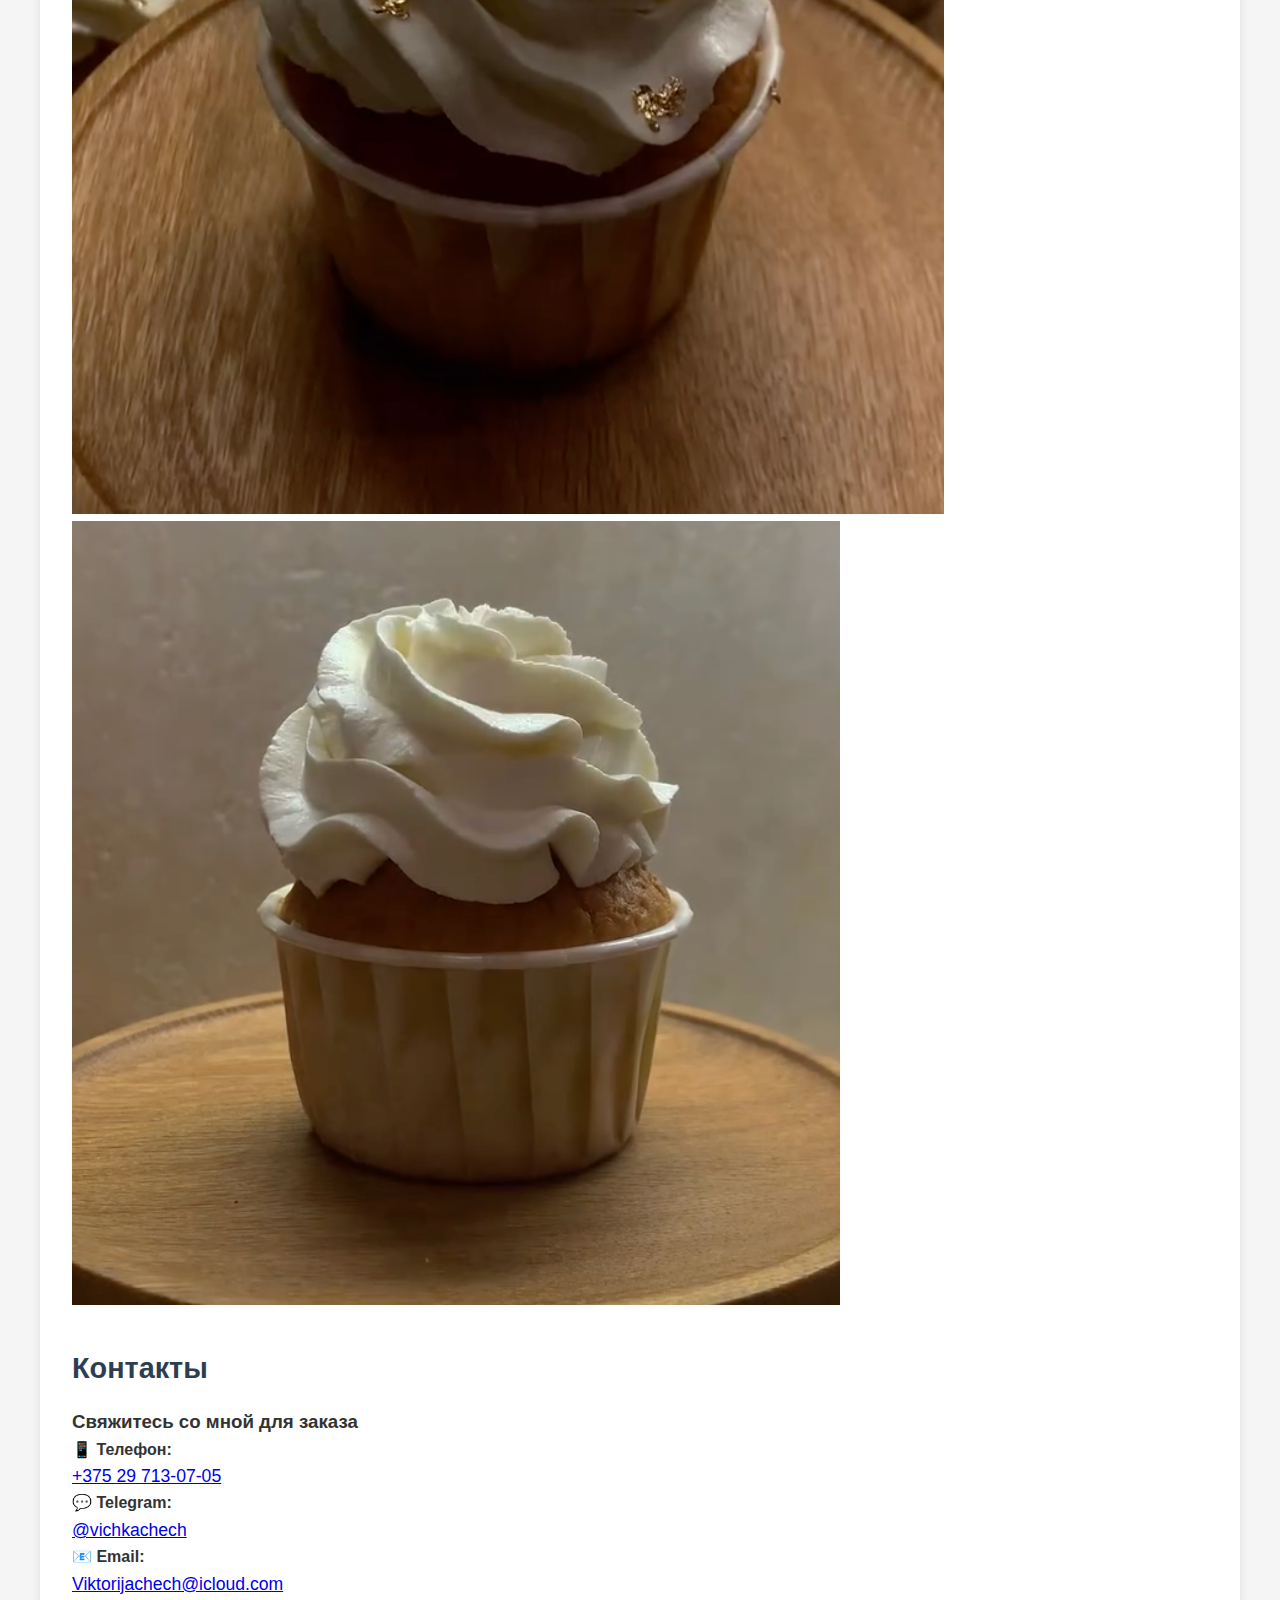
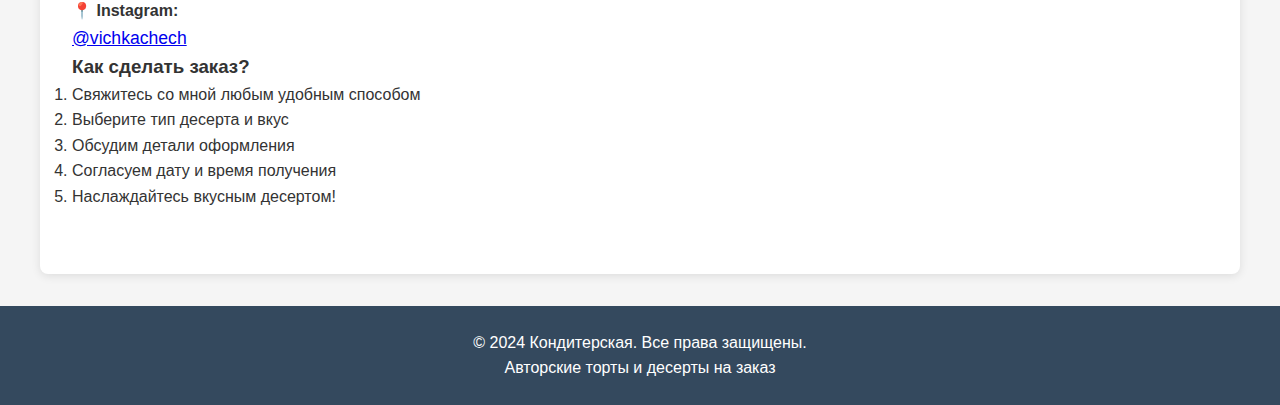
<file: cupcakes.html>
<!DOCTYPE html>
<html lang="ru">
<head>
    <meta charset="UTF-8">
    <meta name="viewport" content="width=device-width, initial-scale=1.0">
    <title>Капкейки | Кондитерская</title>
    <link rel="stylesheet" href="styles.css">
</head>
<body>
    <header>
        <nav class="navbar">
            <div class="container">
                <h1 class="logo">🍰 Кондитерская</h1>
                <ul class="nav-menu">
                    <li><a href="index.html">Главная (Меню)</a></li>
                    <li><a href="index.html#contacts">Контакты</a></li>
                    <li><a href="creative.html" class="creative-link">✨ Творчество</a></li>
                </ul>
            </div>
        </nav>
    </header>

    <main>
        <!-- Миниатюрное меню -->
        <section class="mini-menu-section">
            <div class="container">
                <div class="mini-menu-scroll">
                    <a href="torti.html" class="mini-menu-item">
                        <div class="mini-menu-image-wrapper">
                            <img src="pics/tort1.png" alt="Торты" class="mini-menu-image">
                        </div>
                        <span class="mini-menu-label">Торты</span>
                    </a>
                    <a href="bento.html" class="mini-menu-item">
                        <div class="mini-menu-image-wrapper">
                            <img src="pics/bento1.png" alt="Бенто-торты" class="mini-menu-image">
                        </div>
                        <span class="mini-menu-label">Бенто</span>
                    </a>
                    <a href="cupcakes.html" class="mini-menu-item active">
                        <div class="mini-menu-image-wrapper">
                            <img src="pics/cupcake1.png" alt="Капкейки" class="mini-menu-image">
                        </div>
                        <span class="mini-menu-label">Капкейки</span>
                    </a>
                    <a href="eclairs.html" class="mini-menu-item">
                        <div class="mini-menu-image-wrapper">
                            <img src="pics/eclair1.png" alt="Эклеры" class="mini-menu-image">
                        </div>
                        <span class="mini-menu-label">Эклеры</span>
                    </a>
                    <a href="tartlets.html" class="mini-menu-item">
                        <div class="mini-menu-image-wrapper">
                            <img src="pics/tartalet1.png" alt="Тарталетки" class="mini-menu-image">
                        </div>
                        <span class="mini-menu-label">Тарталетки</span>
                    </a>
                    <a href="creative.html" class="mini-menu-item">
                        <div class="mini-menu-image-wrapper">
                            <img src="pics/other2.png" alt="Творчество" class="mini-menu-image">
                        </div>
                        <span class="mini-menu-label">Творчество</span>
                    </a>
                </div>
            </div>
        </section>

        <!-- Капкейки -->
        <section class="product-section">
            <div class="container">
                <h2 class="section-title">Капкейки</h2>
                <div class="product-info">
                    <div class="price-info">
                        <p class="price"><strong>1 штука — 6 BYN</strong></p>
                        <p class="min-order">Минимальный заказ — 6 штук</p>
                    </div>
                    
                    <div class="flavors">
                        <h3>Вкусы</h3>
                        <ul class="flavor-list">
                            <li>Красный бархат</li>
                            <li>Шоколад</li>
                            <li>Ваниль</li>
                        </ul>
                    </div>

                    <div class="fillings">
                        <h3>Начинки</h3>
                        <ul class="flavor-list">
                            <li>Клубника</li>
                            <li>Вишня</li>
                            <li>Карамель</li>
                            <li>Малина</li>
                        </ul>
                    </div>

                    <div class="decor-info">
                        <p class="extra"><strong>Доплата за сложный декор:</strong><br>
                        пряники, сахарная печать, ягоды и т.д.</p>
                    </div>
                </div>

                <div class="gallery">
                    <div class="gallery-item">
                        <img src="pics/cupcake1.png" alt="Капкейк 1">
                    </div>
                    <div class="gallery-item">
                        <img src="pics/cupcake2.png" alt="Капкейк 2">
                    </div>
                </div>
            </div>
        </section>

        <!-- Контакты -->
        <section id="contacts" class="contacts-section alt-bg">
            <div class="container">
                <h2 class="section-title">Контакты</h2>
                <div class="contacts-content">
                    <div class="contact-info">
                        <h3>Свяжитесь со мной для заказа</h3>
                        <div class="contact-item">
                            <strong>📱 Телефон:</strong>
                            <p><a href="tel:+375297130705">+375 29 713-07-05</a></p>
                        </div>
                        <div class="contact-item">
                            <strong>💬 Telegram:</strong>
                            <p><a href="https://t.me/vichkachech" target="_blank">@vichkachech</a></p>
                        </div>
                        <div class="contact-item">
                            <strong>📧 Email:</strong>
                            <p><a href="mailto:Viktorijachech@icloud.com">Viktorijachech@icloud.com</a></p>
                        </div>
                        <div class="contact-item">
                            <strong>📍 Instagram:</strong>
                            <p><a href="https://instagram.com/vichkachech" target="_blank">@vichkachech</a></p>
                        </div>
                    </div>
                    <div class="order-info">
                        <h3>Как сделать заказ?</h3>
                        <ol class="order-steps">
                            <li>Свяжитесь со мной любым удобным способом</li>
                            <li>Выберите тип десерта и вкус</li>
                            <li>Обсудим детали оформления</li>
                            <li>Согласуем дату и время получения</li>
                            <li>Наслаждайтесь вкусным десертом!</li>
                        </ol>
                    </div>
                </div>
            </div>
        </section>
    </main>

    <footer>
        <div class="container">
            <p>&copy; 2024 Кондитерская. Все права защищены.</p>
            <p>Авторские торты и десерты на заказ</p>
        </div>
    </footer>

    <script>
        // Эффект уменьшения и прозрачности header при прокрутке
        const header = document.querySelector('header');
        let lastScroll = 0;

        window.addEventListener('scroll', function() {
            const currentScroll = window.pageYOffset || document.documentElement.scrollTop;
            
            if (currentScroll > 100) {
                header.classList.add('scrolled');
            } else {
                header.classList.remove('scrolled');
            }
            
            lastScroll = currentScroll;
        });

        // Показ изображений при загрузке
        document.querySelectorAll('.gallery-item img').forEach(img => {
            img.onerror = function() {
                this.style.display = 'none';
            };
        });
    </script>
</body>
</html>
</file>
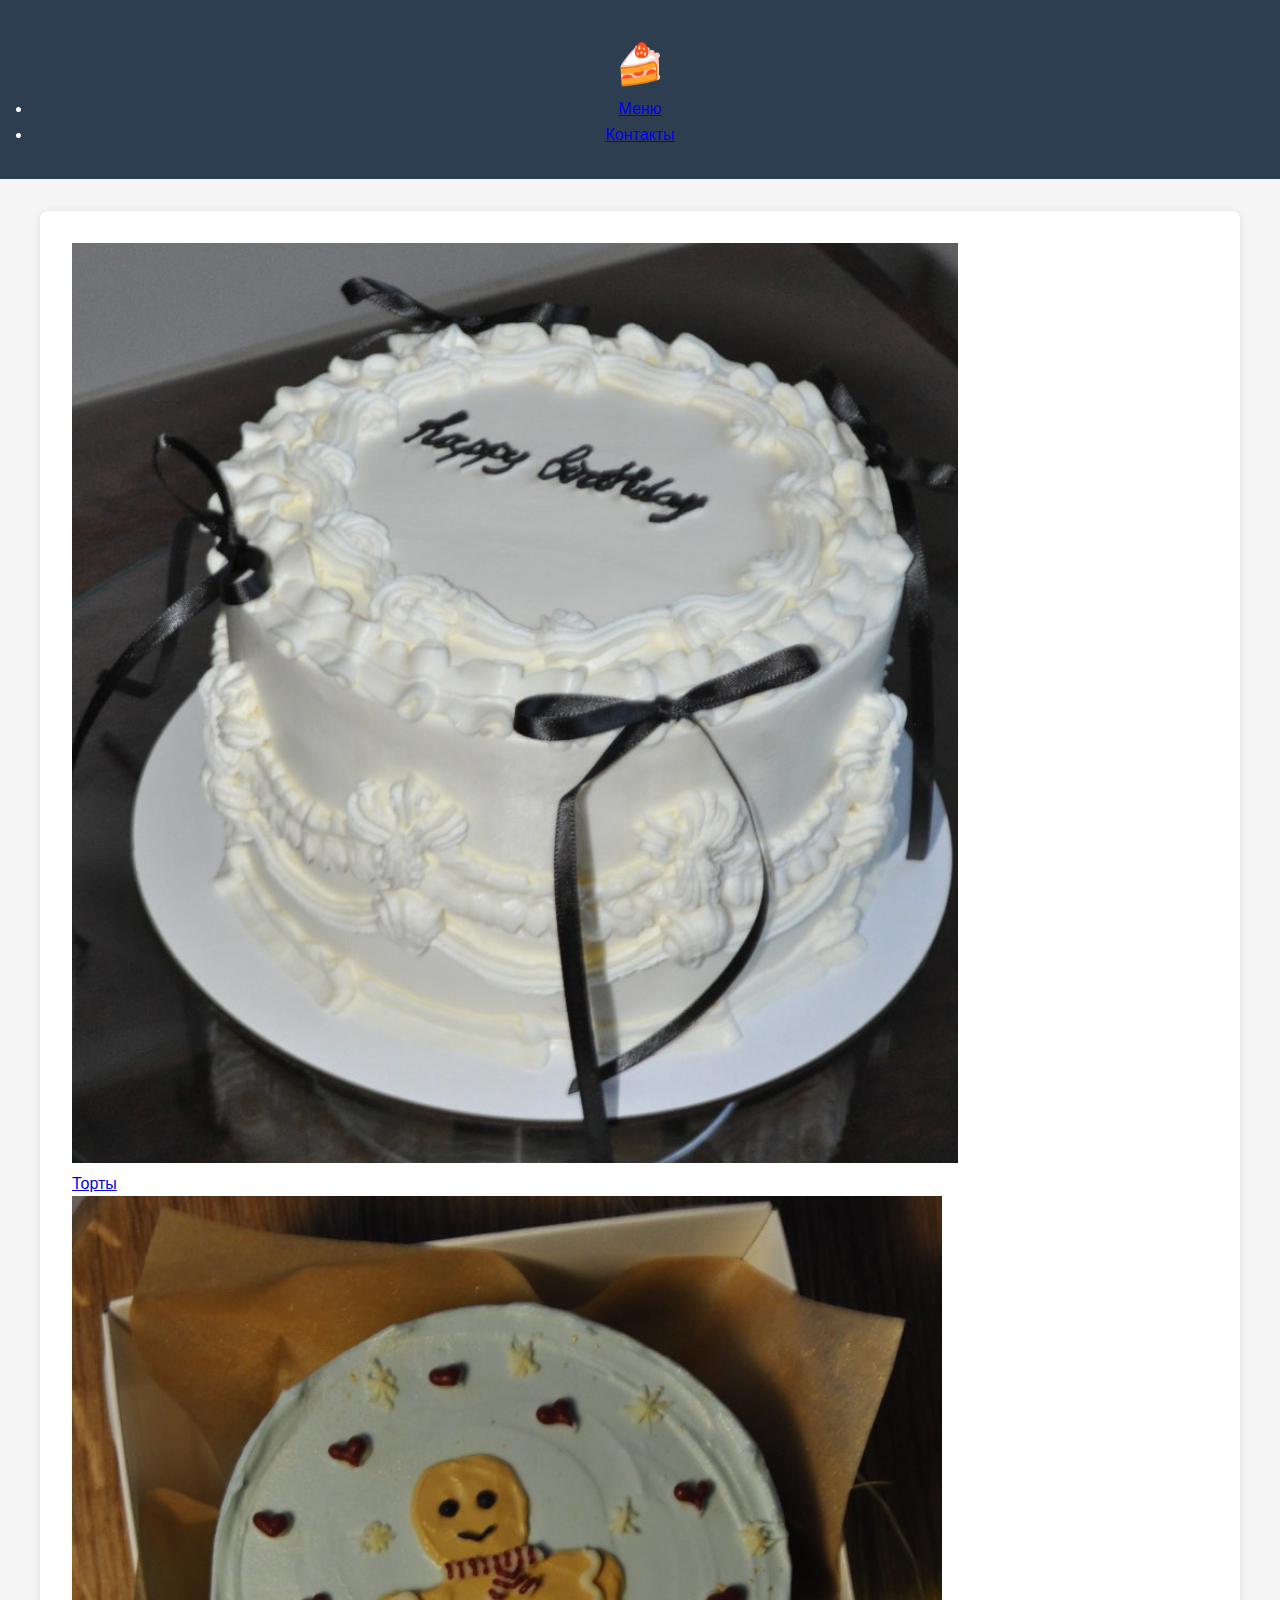
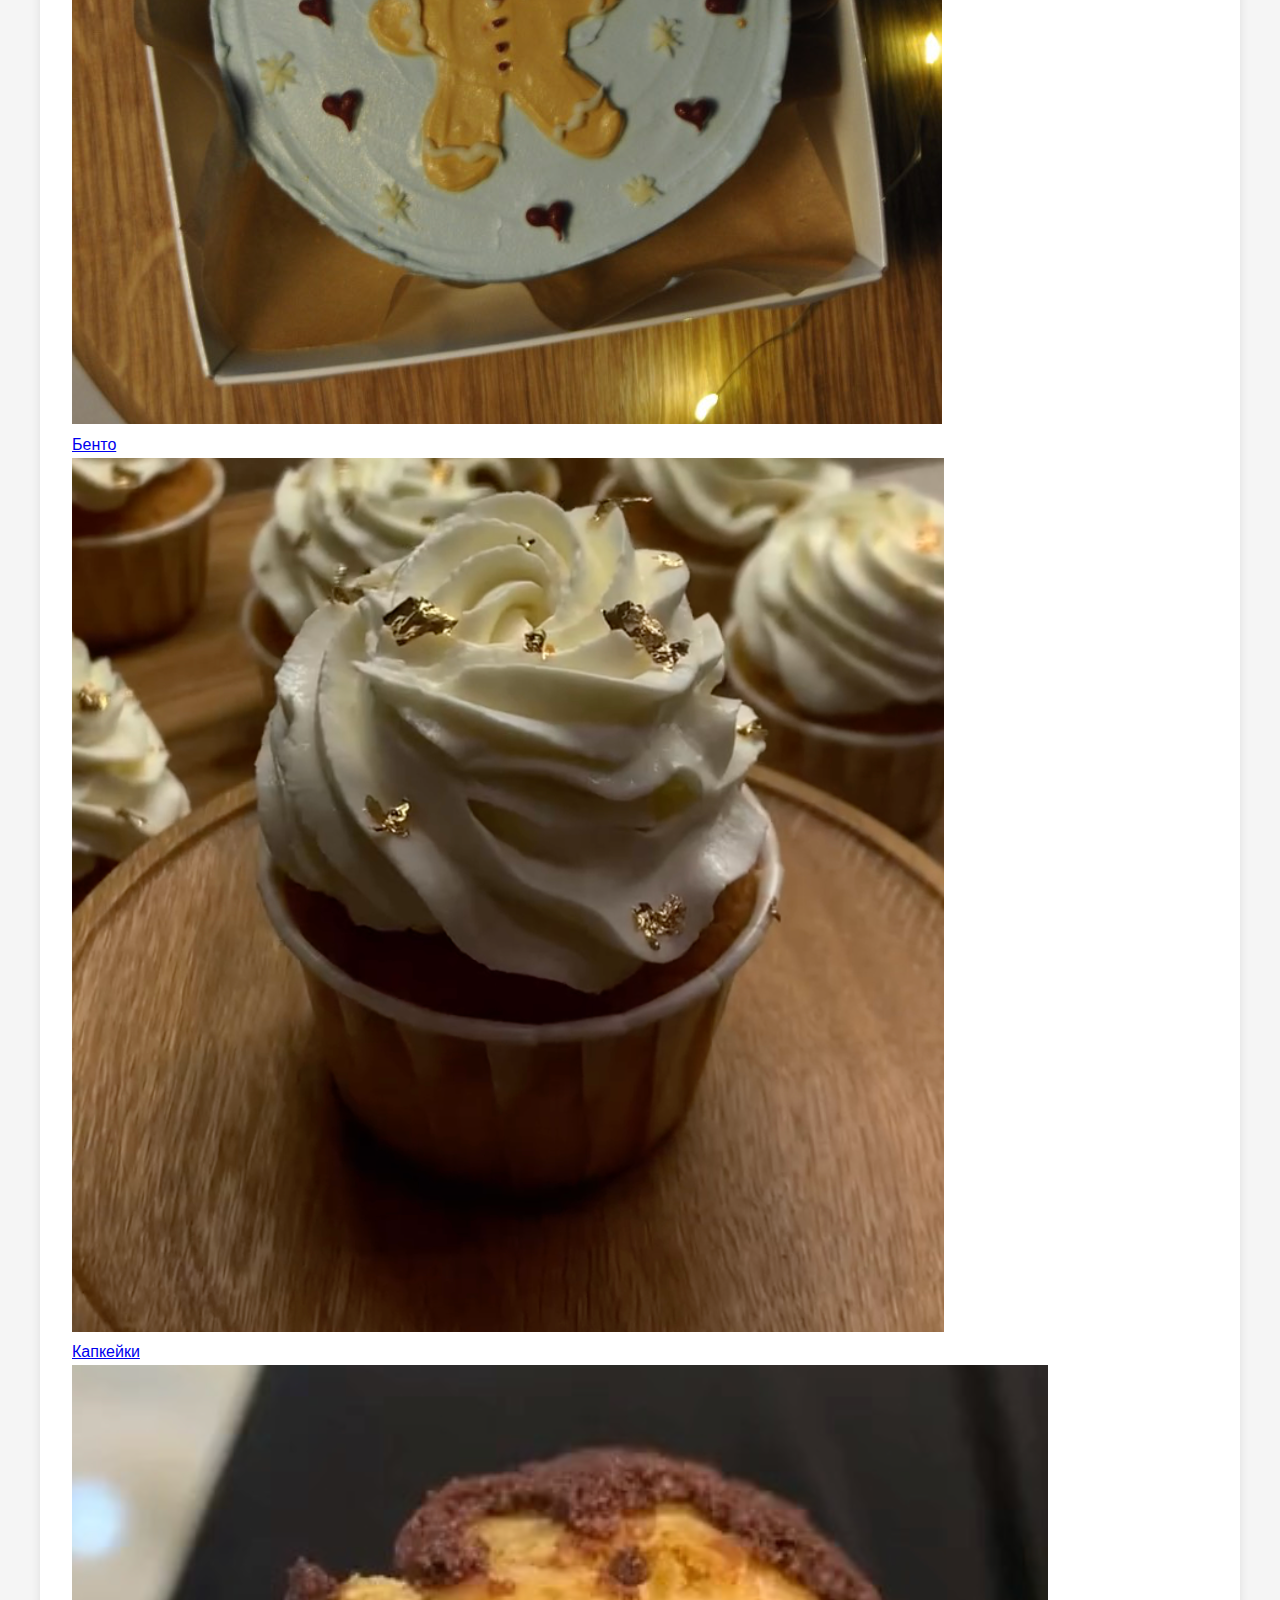
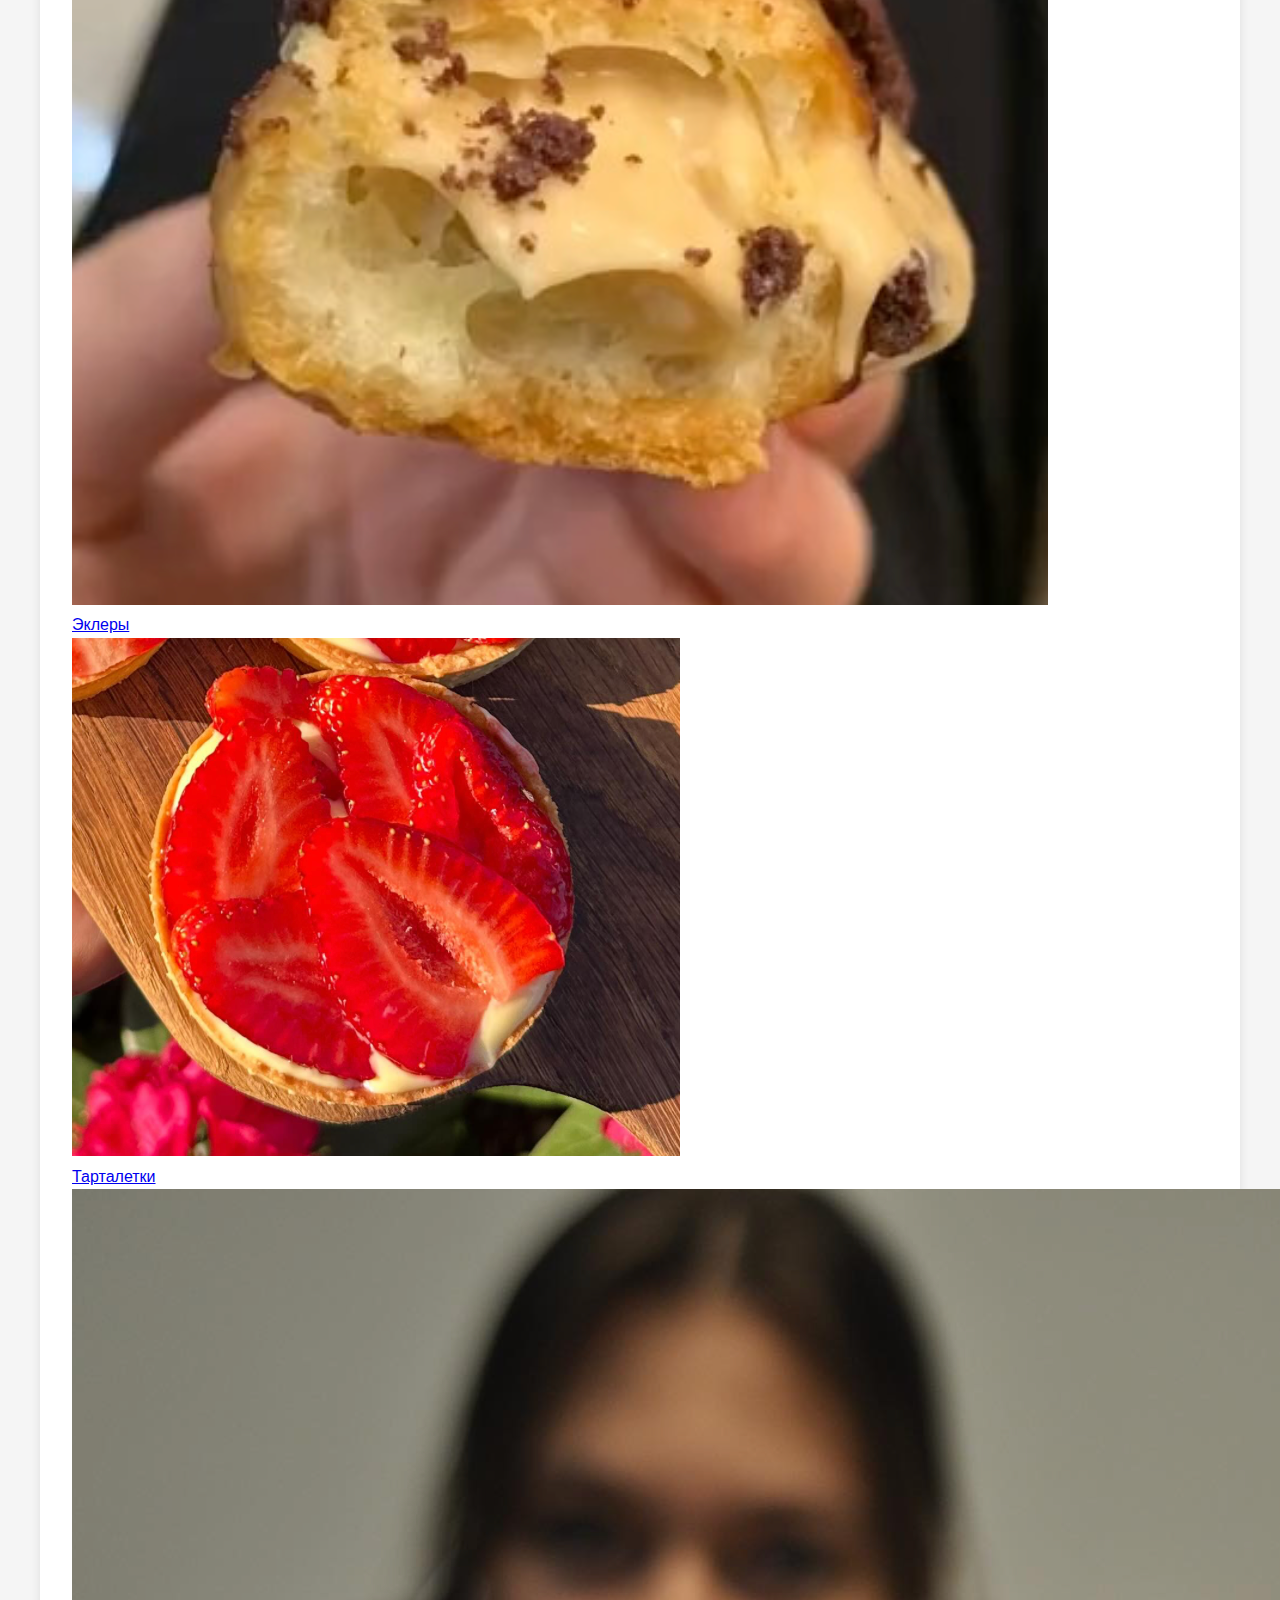
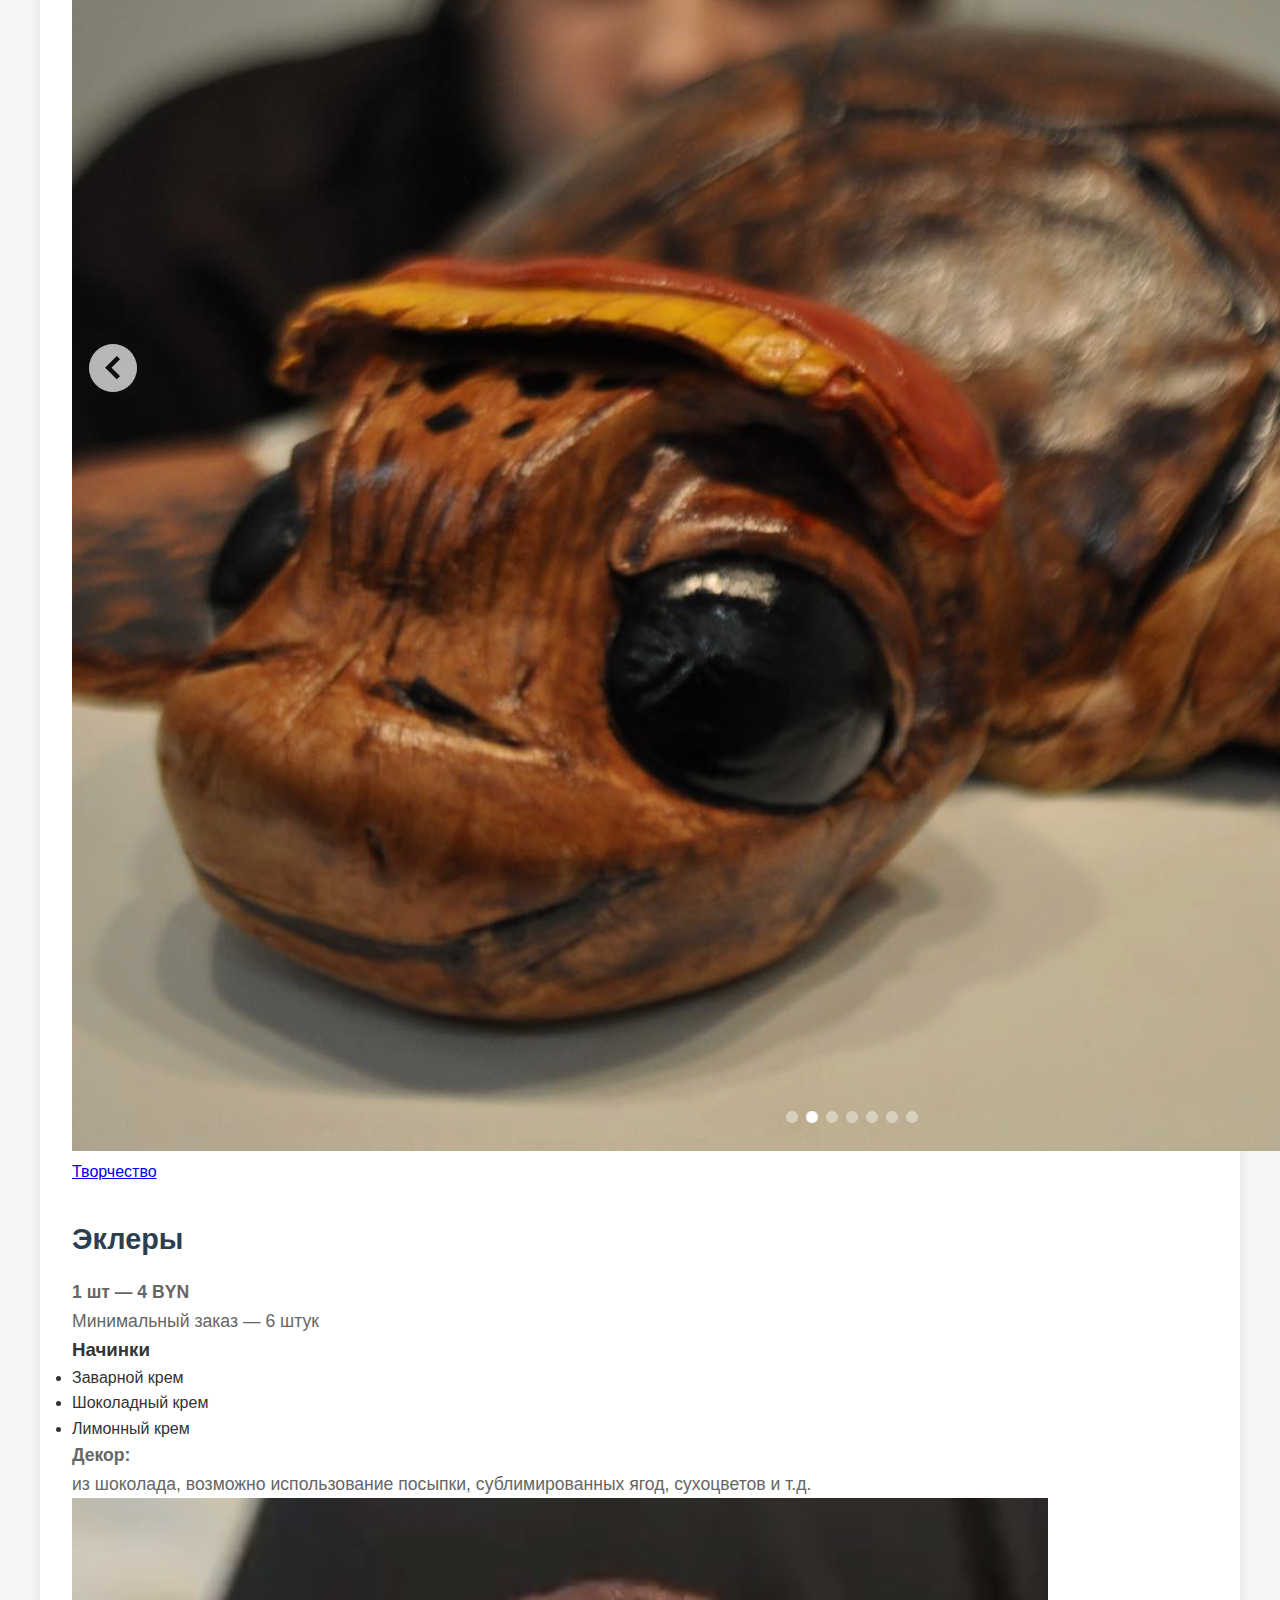
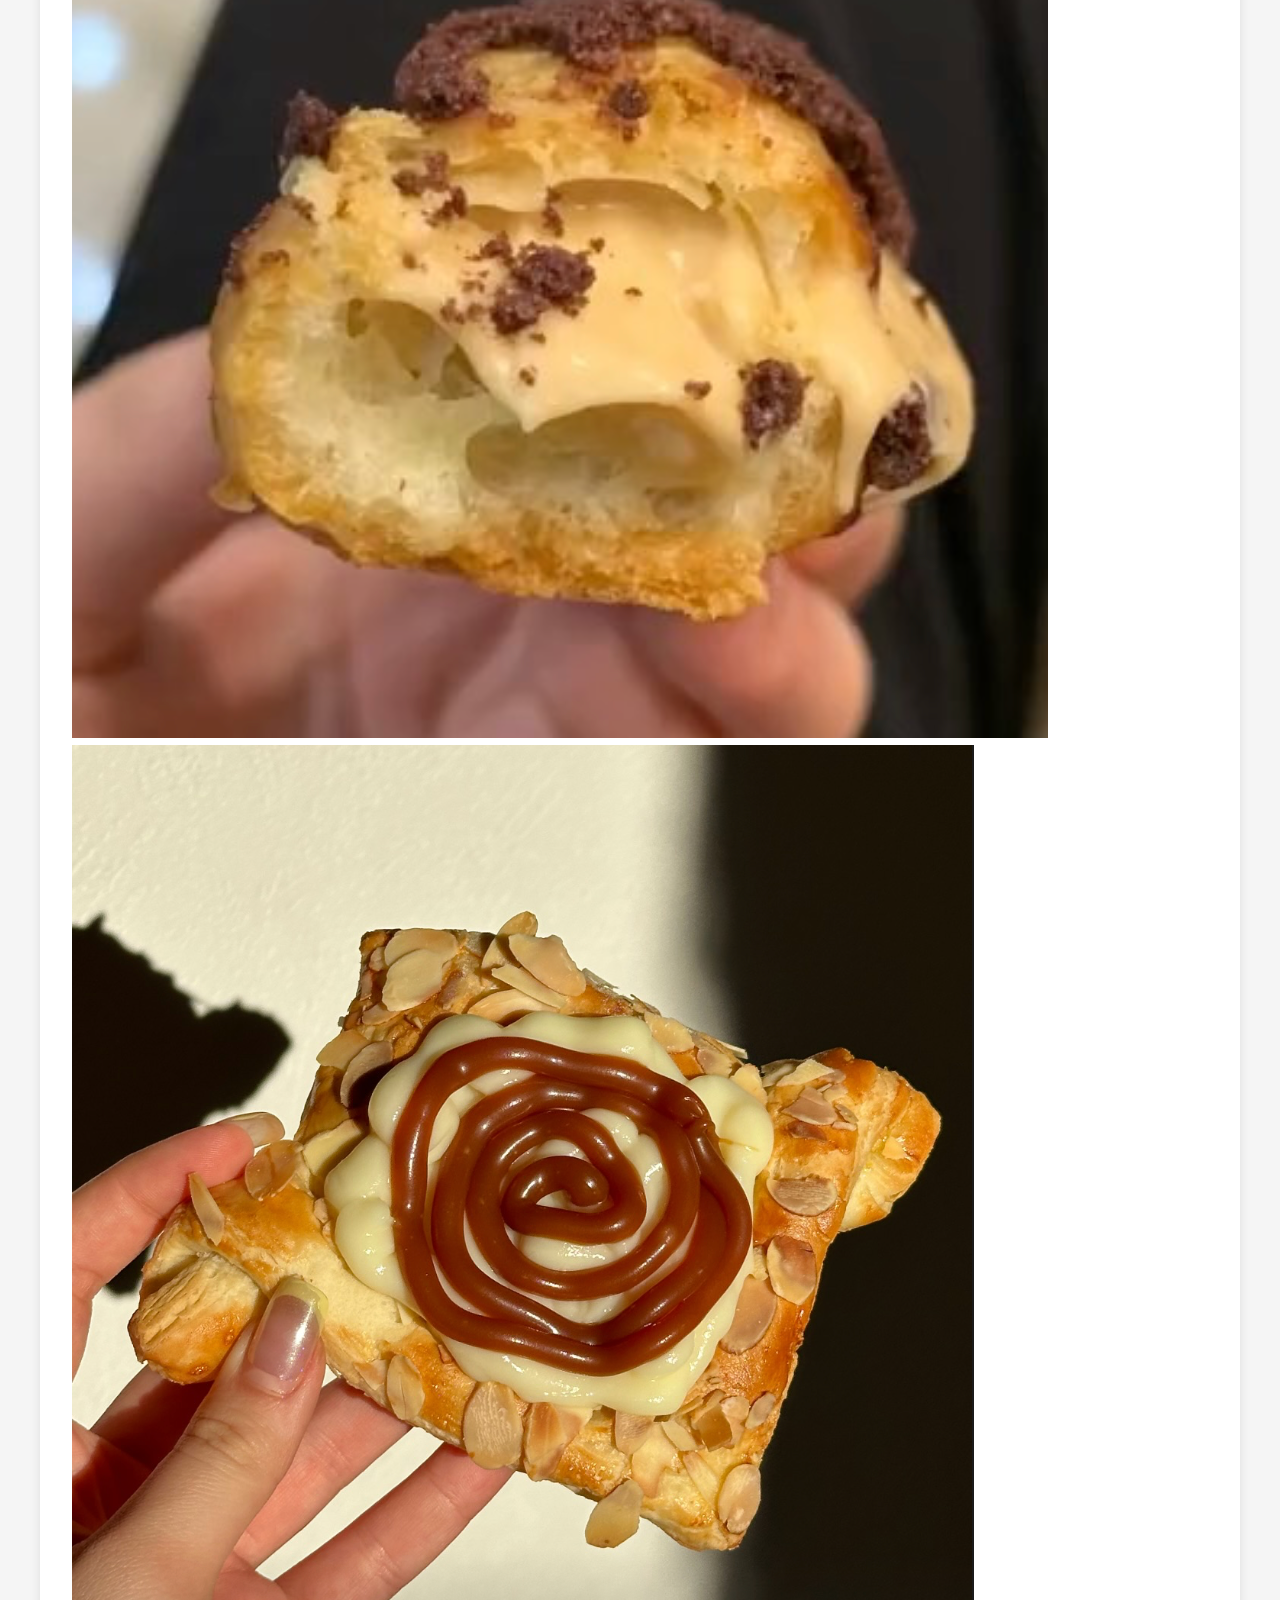
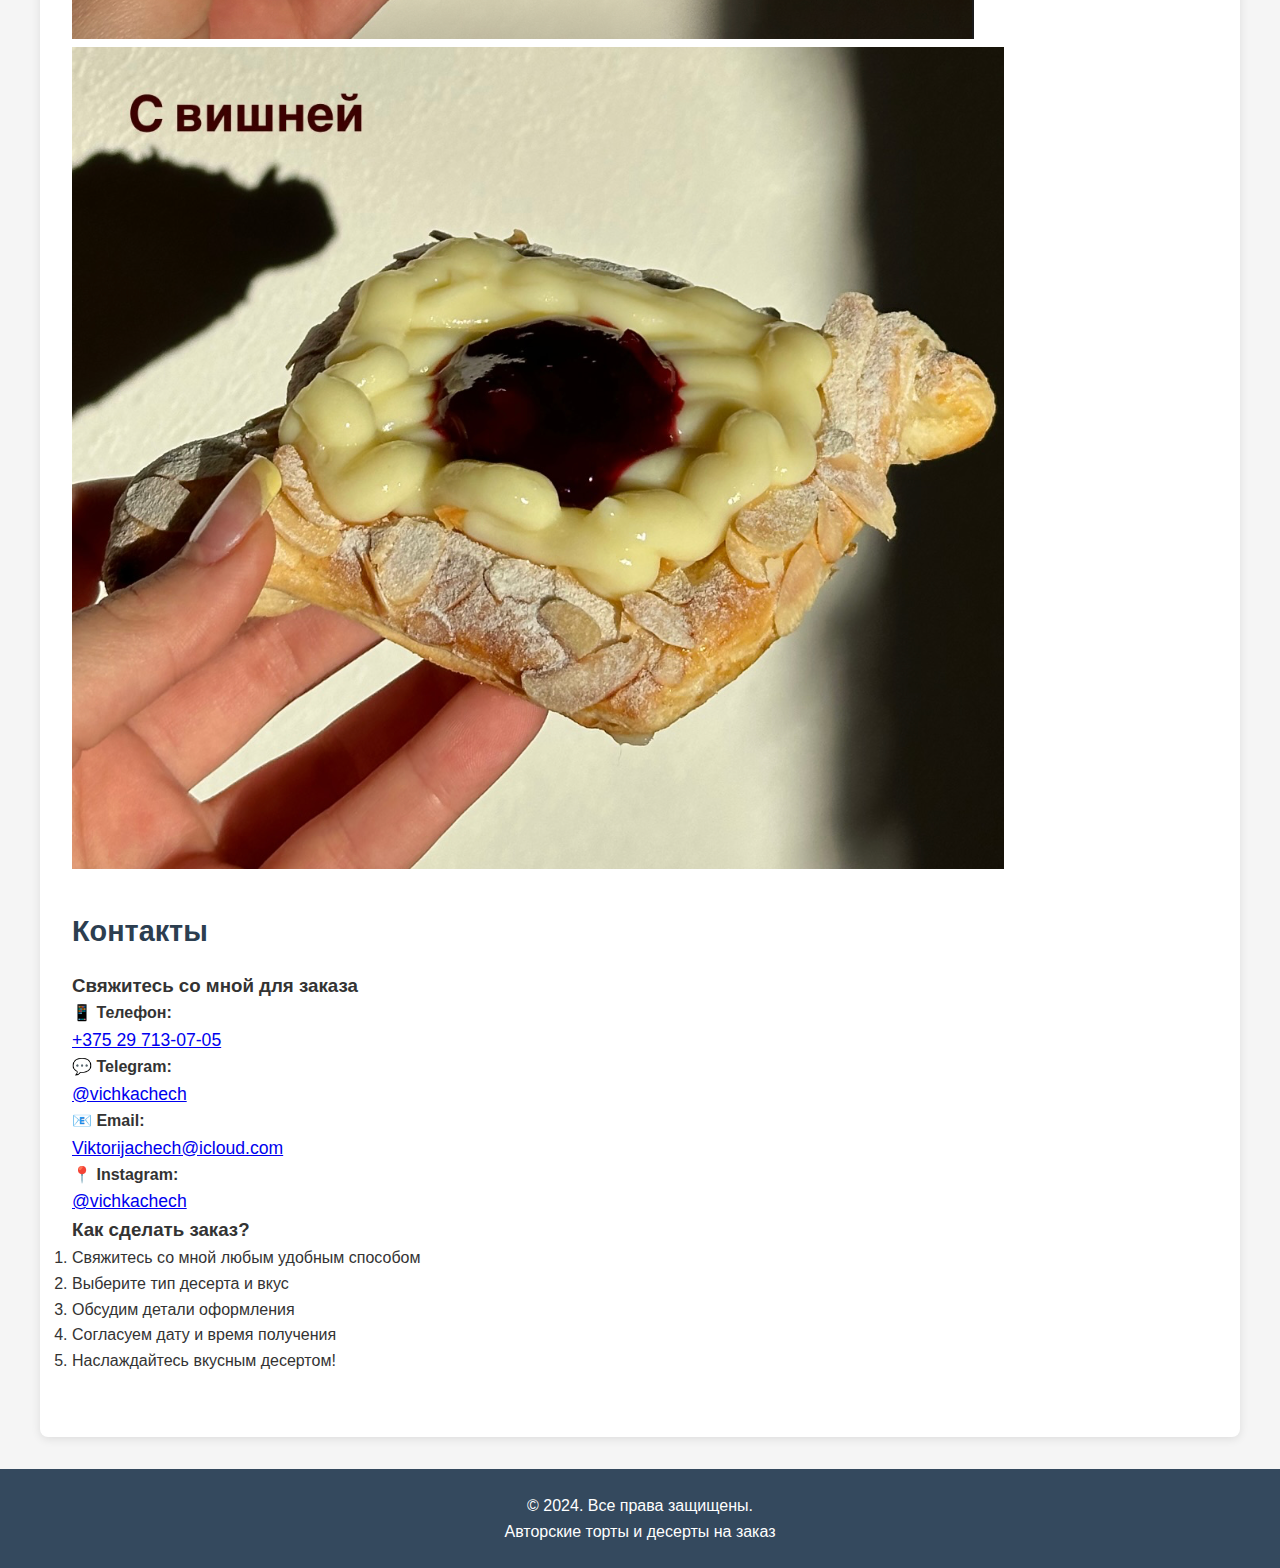
<file: eclairs.html>
<!DOCTYPE html>
<html lang="ru">
<head>
    <meta charset="UTF-8">
    <meta name="viewport" content="width=device-width, initial-scale=1.0">
    <title>Эклеры | Кондитерская</title>
    <link rel="stylesheet" href="styles.css">
</head>
<body>
    <header>
        <nav class="navbar">
            <div class="container">
                <h1 class="logo">🍰</h1>
                <ul class="nav-menu">
                    <li><a href="index.html">Меню</a></li>
                    <li><a href="index.html#contacts">Контакты</a></li>
                </ul>
            </div>
        </nav>
    </header>

    <main>
        <!-- Миниатюрное меню -->
        <section class="mini-menu-section">
            <div class="container">
                <div class="mini-menu-scroll">
                    <a href="torti.html" class="mini-menu-item">
                        <div class="mini-menu-image-wrapper">
                            <img src="pics/tort1.png" alt="Торты" class="mini-menu-image">
                        </div>
                        <span class="mini-menu-label">Торты</span>
                    </a>
                    <a href="bento.html" class="mini-menu-item">
                        <div class="mini-menu-image-wrapper">
                            <img src="pics/bento1.png" alt="Бенто-торты" class="mini-menu-image">
                        </div>
                        <span class="mini-menu-label">Бенто</span>
                    </a>
                    <a href="cupcakes.html" class="mini-menu-item">
                        <div class="mini-menu-image-wrapper">
                            <img src="pics/cupcake1.png" alt="Капкейки" class="mini-menu-image">
                        </div>
                        <span class="mini-menu-label">Капкейки</span>
                    </a>
                    <a href="eclairs.html" class="mini-menu-item active">
                        <div class="mini-menu-image-wrapper">
                            <img src="pics/eclair1.png" alt="Эклеры" class="mini-menu-image">
                        </div>
                        <span class="mini-menu-label">Эклеры</span>
                    </a>
                    <a href="tartlets.html" class="mini-menu-item">
                        <div class="mini-menu-image-wrapper">
                            <img src="pics/tartalet1.png" alt="Тарталетки" class="mini-menu-image">
                        </div>
                        <span class="mini-menu-label">Тарталетки</span>
                    </a>
                    <a href="creative.html" class="mini-menu-item">
                        <div class="mini-menu-image-wrapper">
                            <img src="pics/other4-2.png" alt="Творчество" class="mini-menu-image">
                        </div>
                        <span class="mini-menu-label">Творчество</span>
                    </a>
                </div>
            </div>
        </section>

        <!-- Эклеры -->
        <section class="product-section">
            <div class="container">
                <h2 class="section-title">Эклеры</h2>
                <div class="product-info">
                    <div class="price-info">
                        <p class="price"><strong>1 шт — 4 BYN</strong></p>
                        <p class="min-order">Минимальный заказ — 6 штук</p>
                    </div>
                    
                    <div class="fillings">
                        <h3>Начинки</h3>
                        <ul class="flavor-list">
                            <li>Заварной крем</li>
                            <li>Шоколадный крем</li>
                            <li>Лимонный крем</li>
                        </ul>
                    </div>

                    <div class="decor-info">
                        <p class="included"><strong>Декор:</strong><br>
                        из шоколада, возможно использование посыпки, сублимированных ягод, сухоцветов и т.д.</p>
                    </div>
                </div>

                <div class="gallery">
                    <div class="gallery-item">
                        <img src="pics/eclair1.png" alt="Эклер 1">
                    </div>
                    <div class="gallery-item">
                        <img src="pics/eclair2.png" alt="Эклер 2">
                    </div>
                    <div class="gallery-item">
                        <img src="pics/eclair3.png" alt="Эклер 3">
                    </div>
                </div>
            </div>
        </section>

        <!-- Контакты -->
        <section id="contacts" class="contacts-section alt-bg">
            <div class="container">
                <h2 class="section-title">Контакты</h2>
                <div class="contacts-content">
                    <div class="contact-info">
                        <h3>Свяжитесь со мной для заказа</h3>
                        <div class="contact-item">
                            <strong>📱 Телефон:</strong>
                            <p><a href="tel:+375297130705">+375 29 713-07-05</a></p>
                        </div>
                        <div class="contact-item">
                            <strong>💬 Telegram:</strong>
                            <p><a href="https://t.me/vichkachech" target="_blank">@vichkachech</a></p>
                        </div>
                        <div class="contact-item">
                            <strong>📧 Email:</strong>
                            <p><a href="mailto:Viktorijachech@icloud.com">Viktorijachech@icloud.com</a></p>
                        </div>
                        <div class="contact-item">
                            <strong>📍 Instagram:</strong>
                            <p><a href="https://instagram.com/vichkachech" target="_blank">@vichkachech</a></p>
                        </div>
                    </div>
                    <div class="order-info">
                        <h3>Как сделать заказ?</h3>
                        <ol class="order-steps">
                            <li>Свяжитесь со мной любым удобным способом</li>
                            <li>Выберите тип десерта и вкус</li>
                            <li>Обсудим детали оформления</li>
                            <li>Согласуем дату и время получения</li>
                            <li>Наслаждайтесь вкусным десертом!</li>
                        </ol>
                    </div>
                </div>
            </div>
        </section>
    </main>

    <footer>
        <div class="container">
            <p>&copy; 2024. Все права защищены.</p>
            <p>Авторские торты и десерты на заказ</p>
        </div>
    </footer>

    <script>
        // Эффект уменьшения и прозрачности header при прокрутке
        const header = document.querySelector('header');
        let lastScroll = 0;

        window.addEventListener('scroll', function() {
            const currentScroll = window.pageYOffset || document.documentElement.scrollTop;
            
            if (currentScroll > 100) {
                header.classList.add('scrolled');
            } else {
                header.classList.remove('scrolled');
            }
            
            lastScroll = currentScroll;
        });

        // Показ изображений при загрузке
        document.querySelectorAll('.gallery-item img').forEach(img => {
            img.onerror = function() {
                this.style.display = 'none';
            };
        });
    </script>
</body>
</html>
</file>
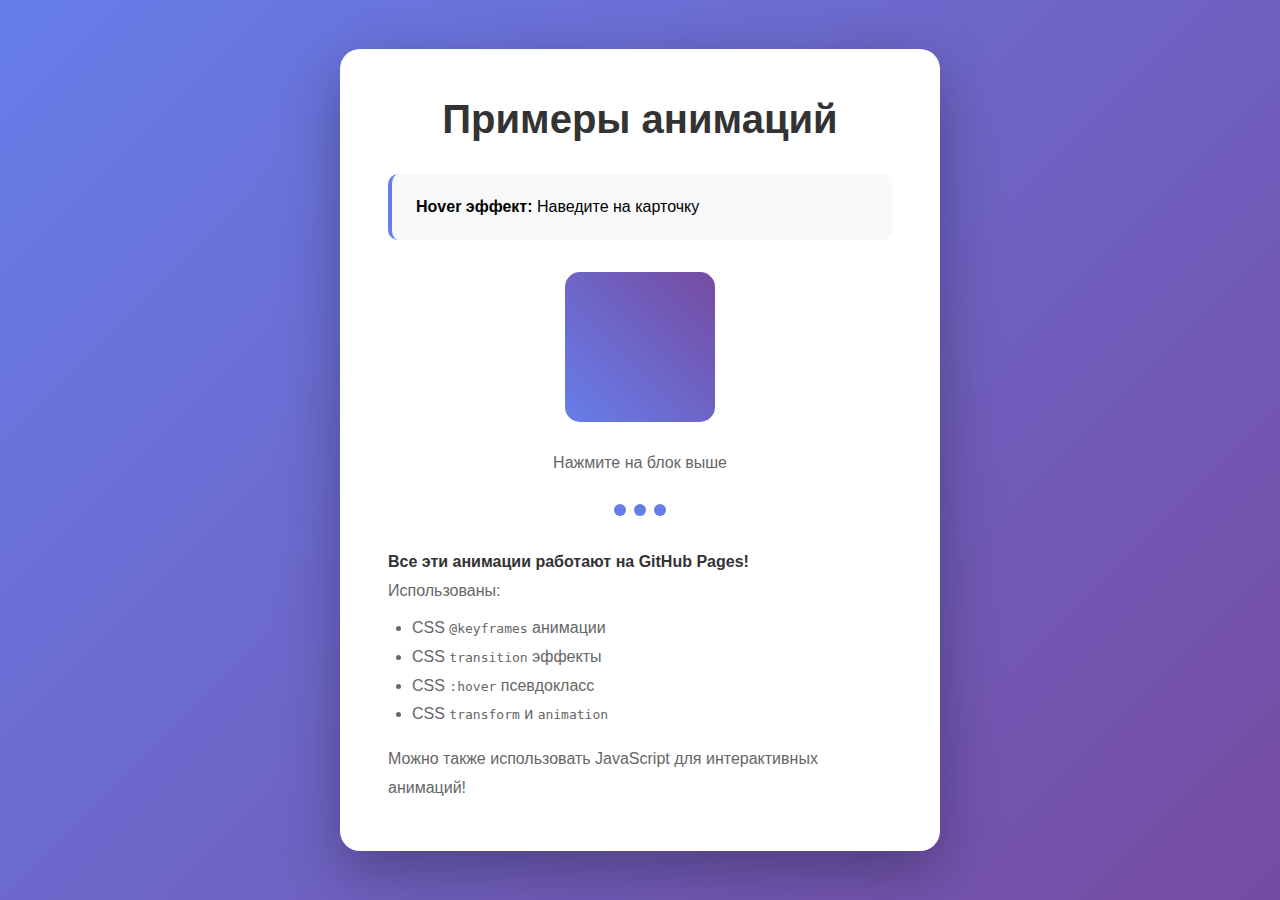
<file: example-animated.html>
<!DOCTYPE html>
<html lang="ru">
<head>
    <meta charset="UTF-8">
    <meta name="viewport" content="width=device-width, initial-scale=1.0">
    <title>Пример с анимациями</title>
    <style>
        * {
            margin: 0;
            padding: 0;
            box-sizing: border-box;
        }

        body {
            font-family: -apple-system, BlinkMacSystemFont, 'Segoe UI', Roboto, sans-serif;
            background: linear-gradient(135deg, #667eea 0%, #764ba2 100%);
            min-height: 100vh;
            display: flex;
            flex-direction: column;
            align-items: center;
            justify-content: center;
            padding: 2rem;
        }

        .container {
            background: white;
            padding: 3rem;
            border-radius: 20px;
            box-shadow: 0 20px 60px rgba(0, 0, 0, 0.3);
            max-width: 600px;
            width: 100%;
        }

        h1 {
            color: #333;
            margin-bottom: 2rem;
            text-align: center;
            font-size: 2.5rem;
        }

        /* CSS Анимация - плавное появление */
        @keyframes fadeIn {
            from {
                opacity: 0;
                transform: translateY(20px);
            }
            to {
                opacity: 1;
                transform: translateY(0);
            }
        }

        .animated-box {
            width: 150px;
            height: 150px;
            background: linear-gradient(45deg, #667eea, #764ba2);
            border-radius: 15px;
            margin: 2rem auto;
            animation: fadeIn 1s ease-out, pulse 2s ease-in-out infinite;
            cursor: pointer;
            transition: transform 0.3s ease;
        }

        .animated-box:hover {
            transform: scale(1.1) rotate(5deg);
        }

        /* Пульсация */
        @keyframes pulse {
            0%, 100% {
                box-shadow: 0 0 0 0 rgba(102, 126, 234, 0.7);
            }
            50% {
                box-shadow: 0 0 0 20px rgba(102, 126, 234, 0);
            }
        }

        /* Вращающаяся карточка */
        .card {
            background: #f8f9fa;
            padding: 1.5rem;
            border-radius: 10px;
            margin: 1rem 0;
            transition: all 0.3s ease;
            border-left: 4px solid #667eea;
        }

        .card:hover {
            transform: translateX(10px);
            box-shadow: 0 5px 15px rgba(0, 0, 0, 0.1);
            background: #fff;
        }

        /* Анимация загрузки */
        .loader {
            display: flex;
            justify-content: center;
            gap: 8px;
            margin: 2rem 0;
        }

        .loader div {
            width: 12px;
            height: 12px;
            background: #667eea;
            border-radius: 50%;
            animation: bounce 1.4s ease-in-out infinite both;
        }

        .loader div:nth-child(1) { animation-delay: -0.32s; }
        .loader div:nth-child(2) { animation-delay: -0.16s; }

        @keyframes bounce {
            0%, 80%, 100% {
                transform: scale(0);
            }
            40% {
                transform: scale(1);
            }
        }

        .info {
            color: #666;
            line-height: 1.8;
            margin-top: 2rem;
        }

        .info strong {
            color: #333;
        }
    </style>
</head>
<body>
    <div class="container">
        <h1>Примеры анимаций</h1>
        
        <div class="card">
            <p><strong>Hover эффект:</strong> Наведите на карточку</p>
        </div>

        <div class="animated-box"></div>
        <p style="text-align: center; color: #666;">Нажмите на блок выше</p>

        <div class="loader">
            <div></div>
            <div></div>
            <div></div>
        </div>

        <div class="info">
            <p><strong>Все эти анимации работают на GitHub Pages!</strong></p>
            <p>Использованы:</p>
            <ul style="margin-left: 1.5rem; margin-top: 0.5rem;">
                <li>CSS <code>@keyframes</code> анимации</li>
                <li>CSS <code>transition</code> эффекты</li>
                <li>CSS <code>:hover</code> псевдокласс</li>
                <li>CSS <code>transform</code> и <code>animation</code></li>
            </ul>
            <p style="margin-top: 1rem;">Можно также использовать JavaScript для интерактивных анимаций!</p>
        </div>
    </div>

    <script>
        // Пример JavaScript анимации
        const box = document.querySelector('.animated-box');
        let rotation = 0;

        box.addEventListener('click', function() {
            rotation += 360;
            this.style.transform = `scale(1.1) rotate(${rotation}deg)`;
            setTimeout(() => {
                this.style.transform = 'scale(1.1) rotate(5deg)';
            }, 500);
        });
    </script>
</body>
</html>
</file>
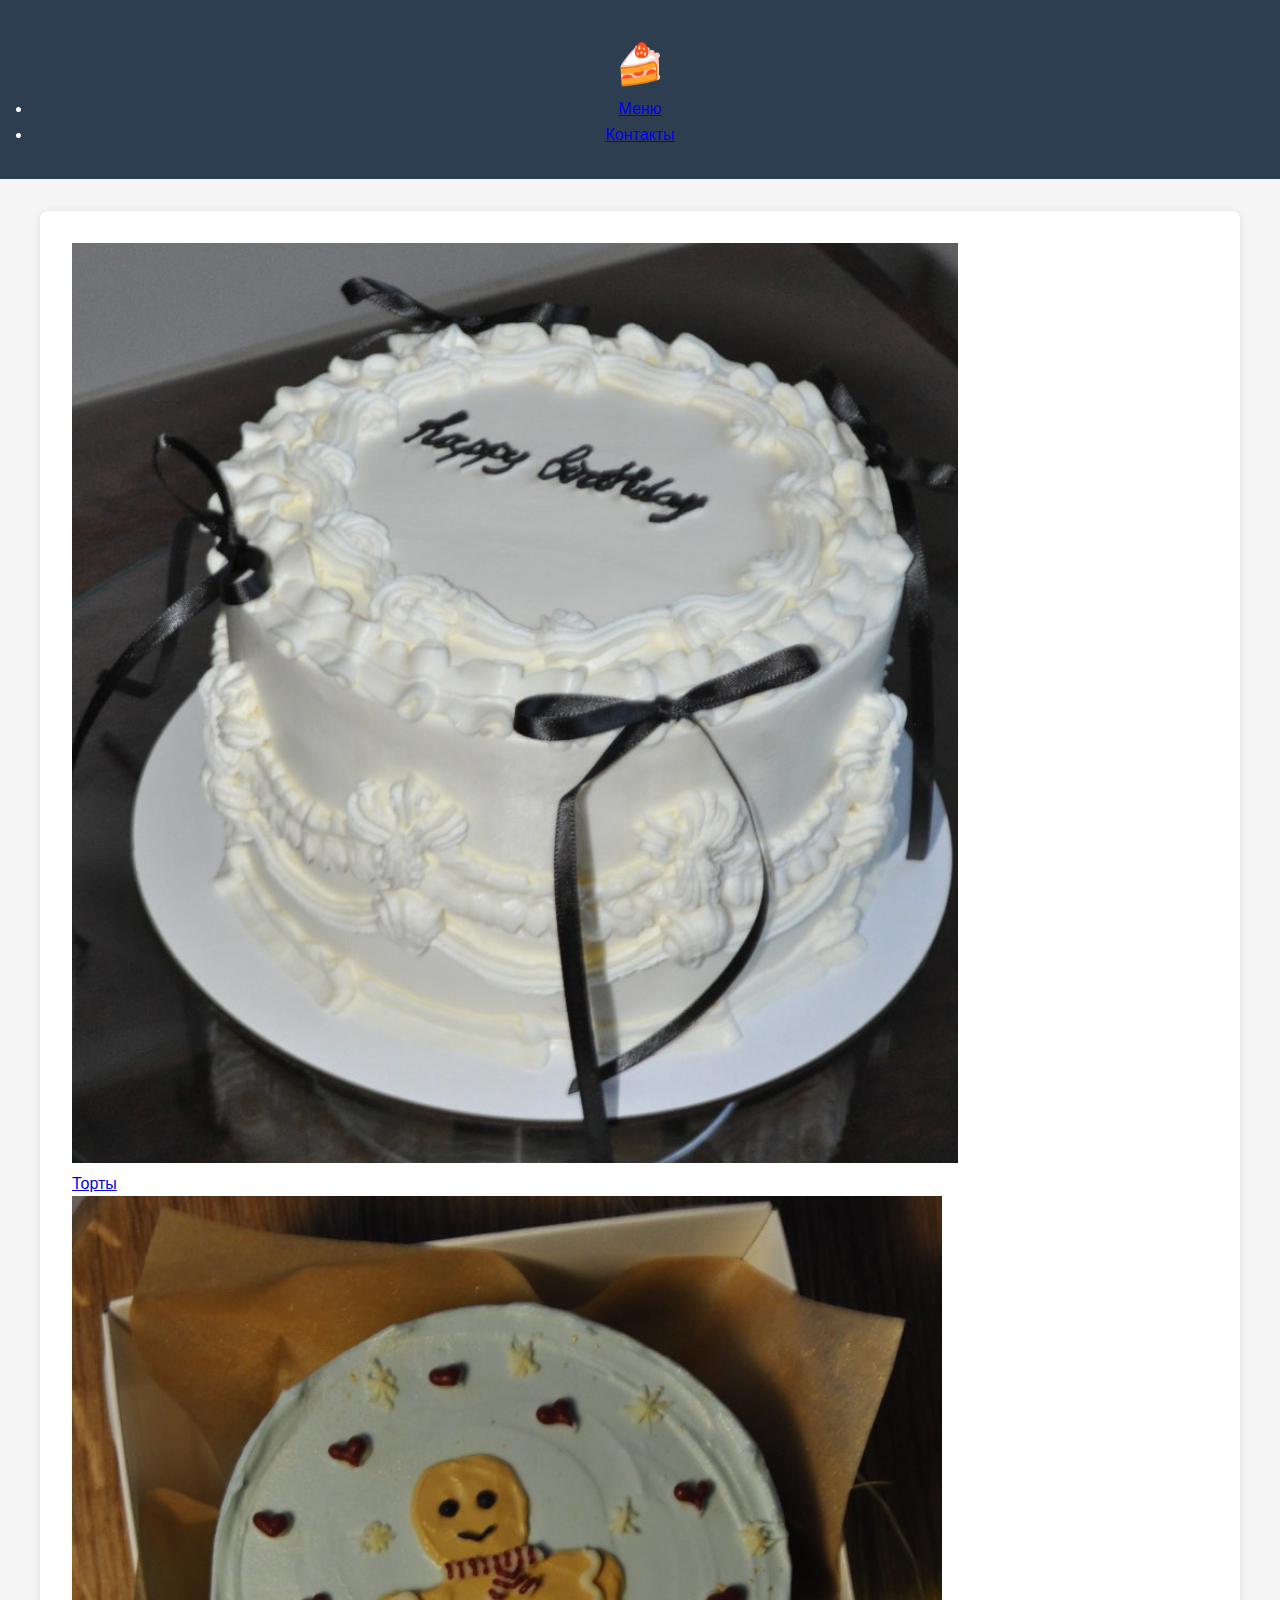
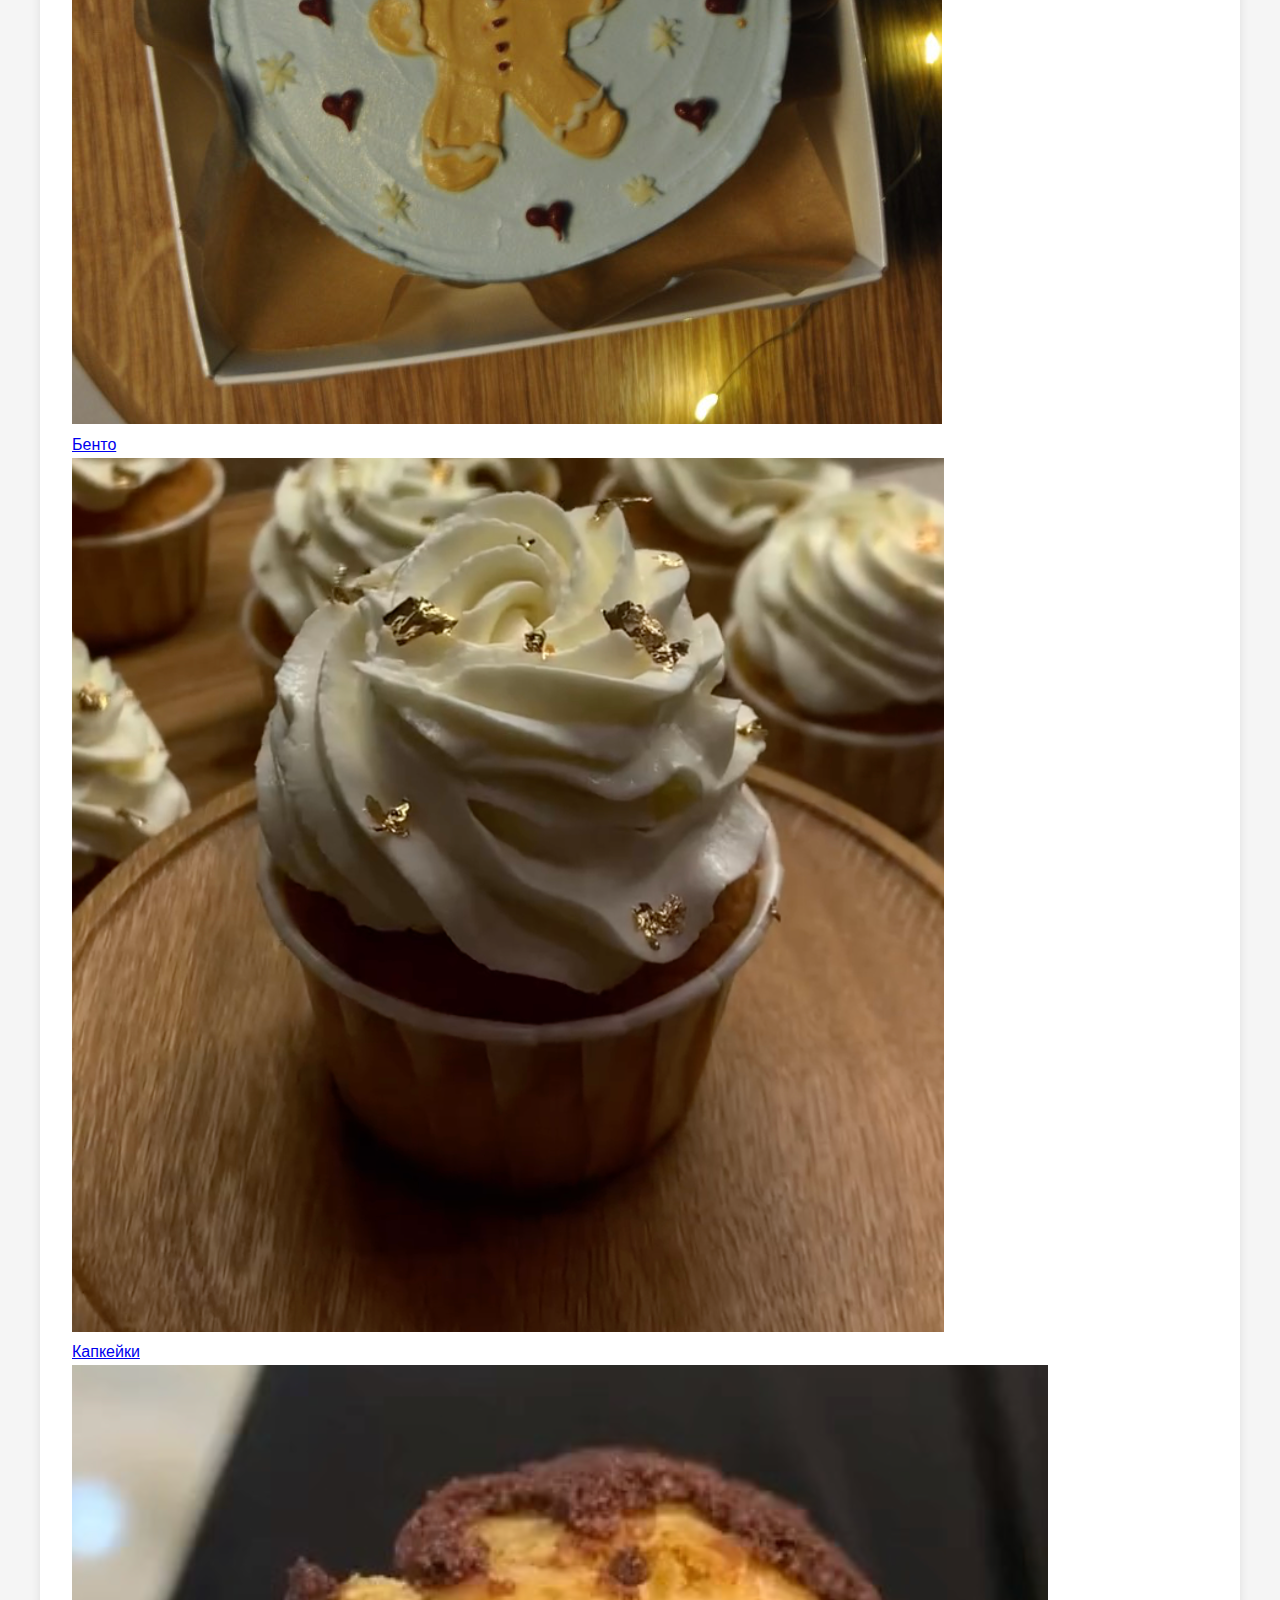
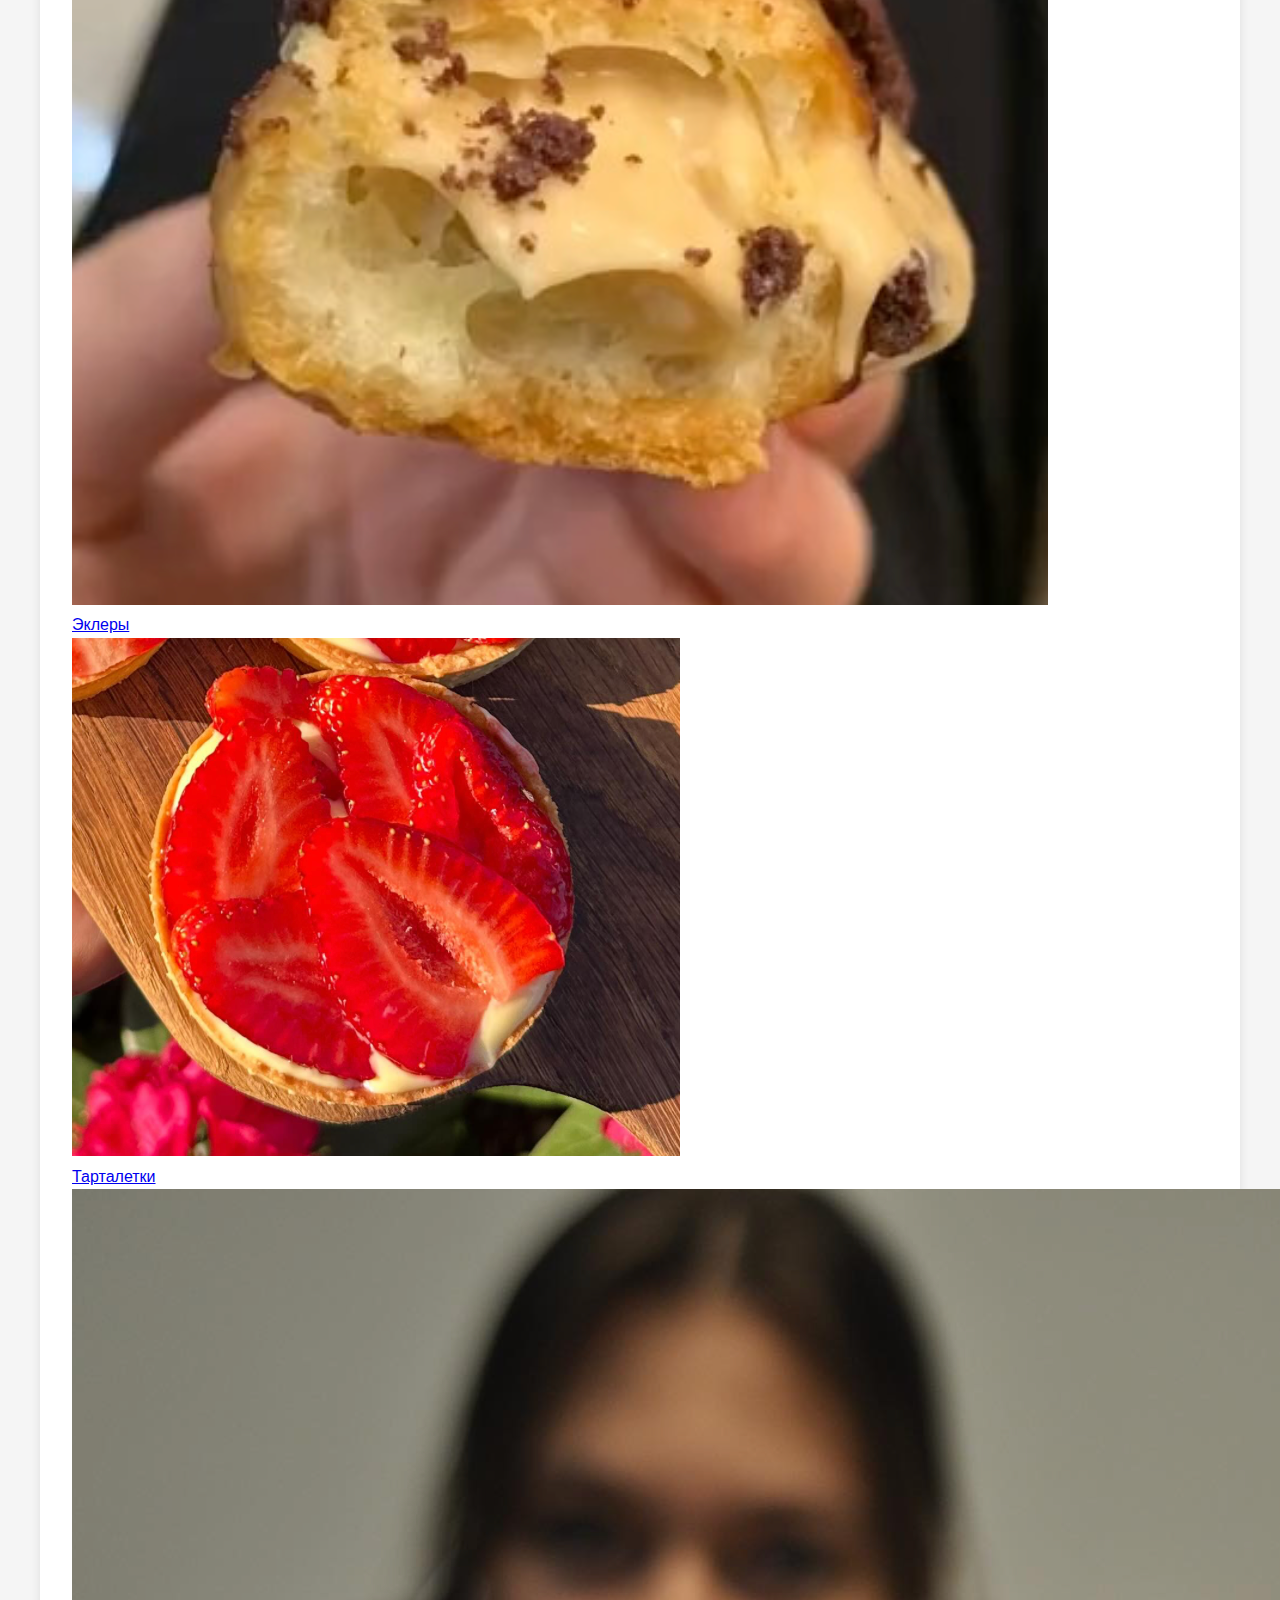
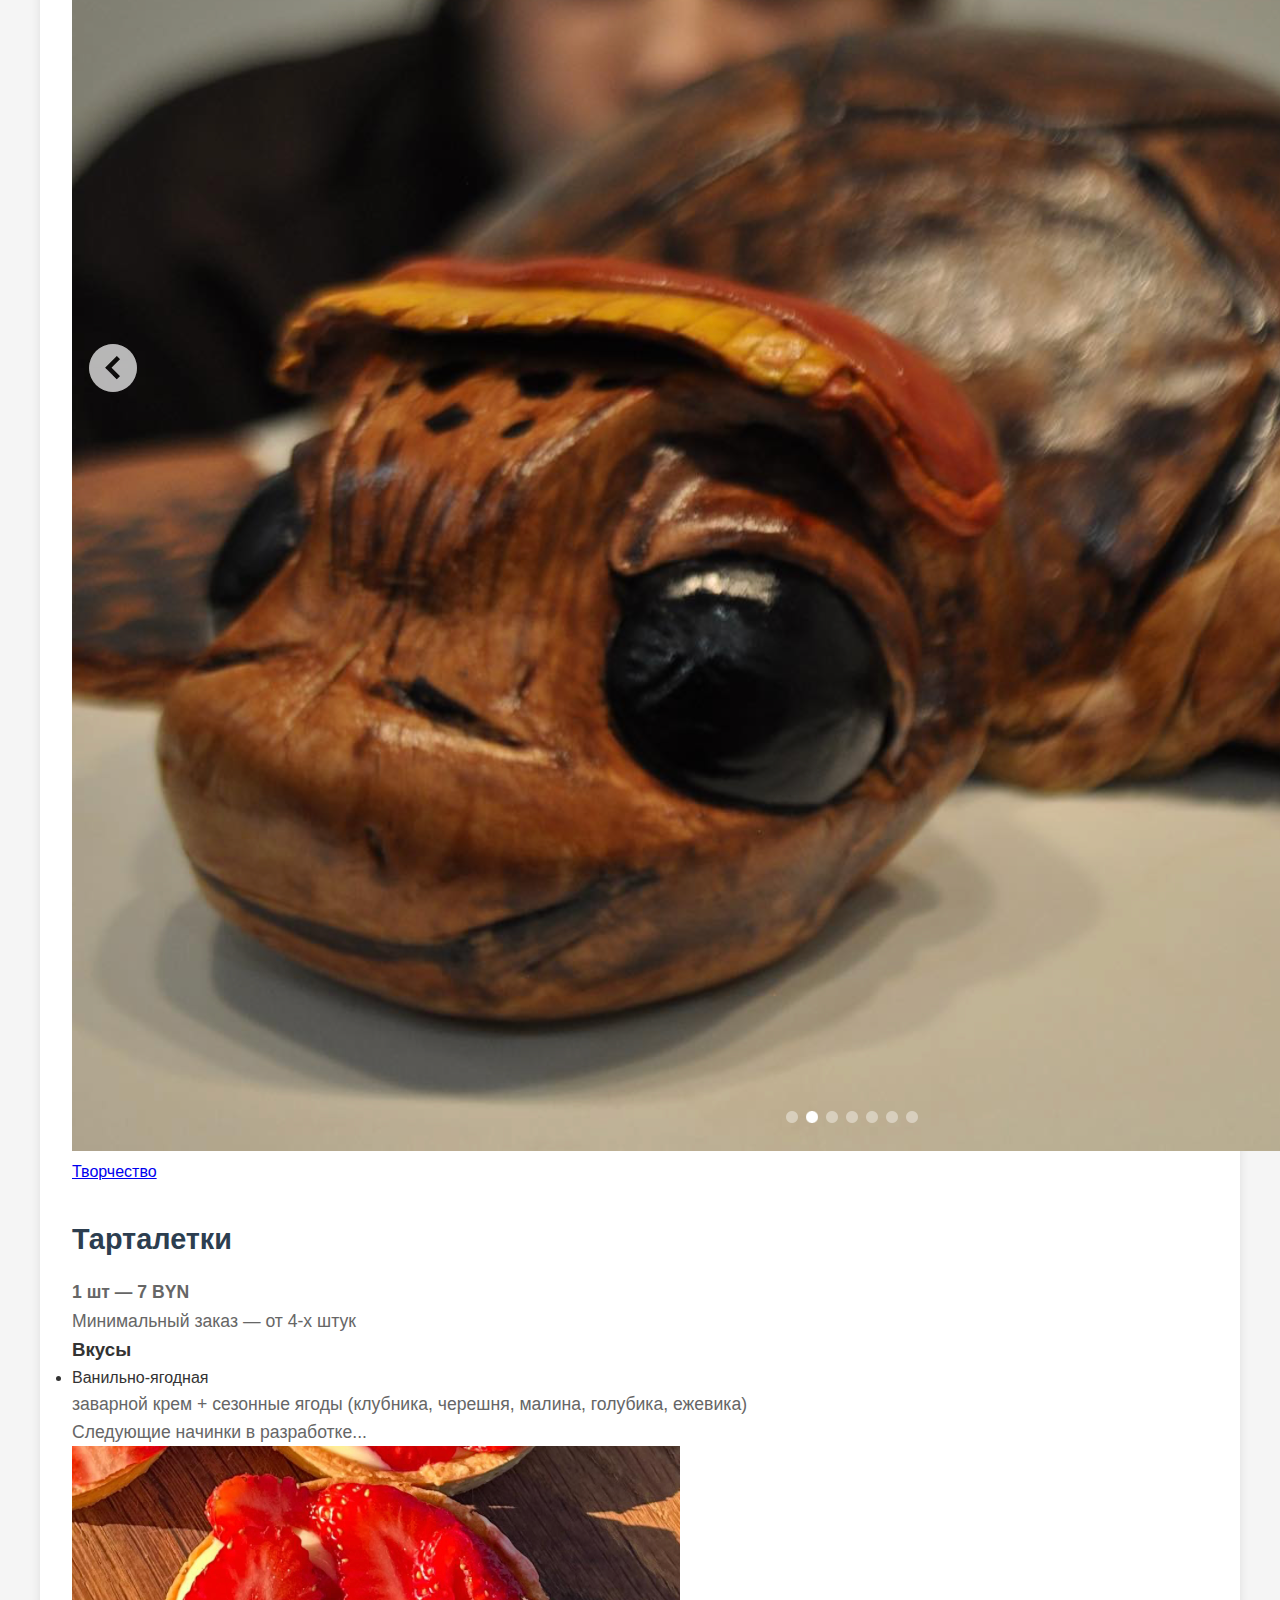
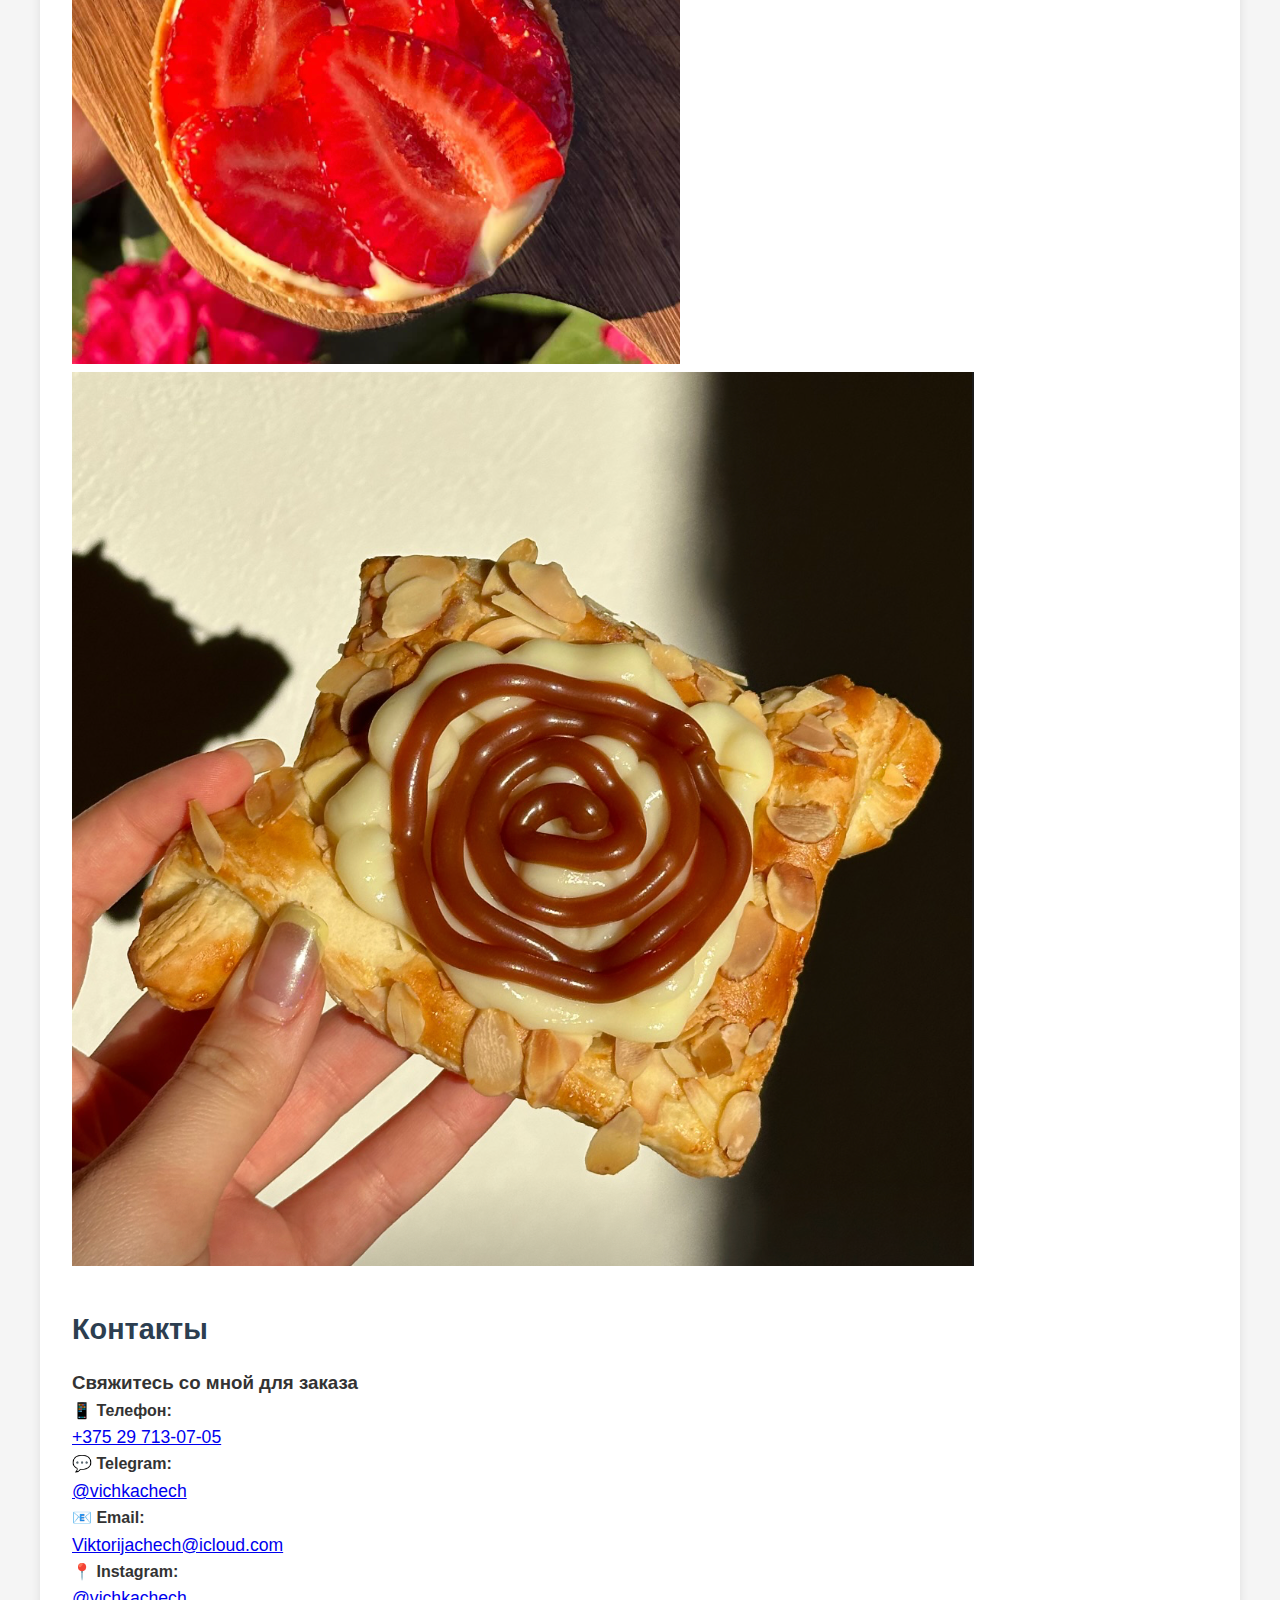
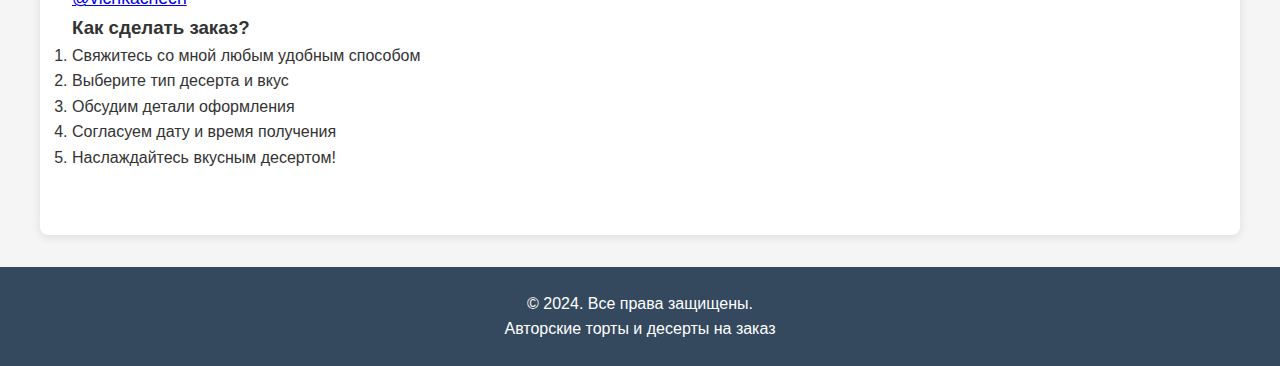
<file: tartlets.html>
<!DOCTYPE html>
<html lang="ru">
<head>
    <meta charset="UTF-8">
    <meta name="viewport" content="width=device-width, initial-scale=1.0">
    <title>Тарталетки | Кондитерская</title>
    <link rel="stylesheet" href="styles.css">
</head>
<body>
    <header>
        <nav class="navbar">
            <div class="container">
                <h1 class="logo">🍰</h1>
                <ul class="nav-menu">
                    <li><a href="#mini-menu">Меню</a></li>
                    <li><a href="#contacts">Контакты</a></li>
                </ul>
            </div>
        </nav>
    </header>

    <main>
        <!-- Миниатюрное меню -->
        <section id="mini-menu" class="mini-menu-section">
            <div class="container">
                <div class="mini-menu-scroll">
                    <a href="torti.html" class="mini-menu-item">
                        <div class="mini-menu-image-wrapper">
                            <img src="pics/tort1.png" alt="Торты" class="mini-menu-image">
                        </div>
                        <span class="mini-menu-label">Торты</span>
                    </a>
                    <a href="bento.html" class="mini-menu-item">
                        <div class="mini-menu-image-wrapper">
                            <img src="pics/bento1.png" alt="Бенто-торты" class="mini-menu-image">
                        </div>
                        <span class="mini-menu-label">Бенто</span>
                    </a>
                    <a href="cupcakes.html" class="mini-menu-item">
                        <div class="mini-menu-image-wrapper">
                            <img src="pics/cupcake1.png" alt="Капкейки" class="mini-menu-image">
                        </div>
                        <span class="mini-menu-label">Капкейки</span>
                    </a>
                    <a href="eclairs.html" class="mini-menu-item">
                        <div class="mini-menu-image-wrapper">
                            <img src="pics/eclair1.png" alt="Эклеры" class="mini-menu-image">
                        </div>
                        <span class="mini-menu-label">Эклеры</span>
                    </a>
                    <a href="tartlets.html" class="mini-menu-item active">
                        <div class="mini-menu-image-wrapper">
                            <img src="pics/tartalet1.png" alt="Тарталетки" class="mini-menu-image">
                        </div>
                        <span class="mini-menu-label">Тарталетки</span>
                    </a>
                    <a href="creative.html" class="mini-menu-item">
                        <div class="mini-menu-image-wrapper">
                            <img src="pics/other4-2.png" alt="Творчество" class="mini-menu-image">
                        </div>
                        <span class="mini-menu-label">Творчество</span>
                    </a>
                </div>
            </div>
        </section>

        <!-- Тарталетки -->
        <section class="product-section">
            <div class="container">
                <h2 class="section-title">Тарталетки</h2>
                <div class="product-info">
                    <div class="price-info">
                        <p class="price"><strong>1 шт — 7 BYN</strong></p>
                        <p class="min-order">Минимальный заказ — от 4-х штук</p>
                    </div>
                    
                    <div class="flavors">
                        <h3>Вкусы</h3>
                        <ul class="flavor-list">
                            <li>Ванильно-ягодная</li>
                        </ul>
                    </div>

                    <div class="fillings">
                        <p class="included">заварной крем + сезонные ягоды (клубника, черешня, малина, голубика, ежевика)</p>
                        <p class="extra">Следующие начинки в разработке...</p>
                    </div>
                </div>

                <div class="gallery">
                    <div class="gallery-item">
                        <img src="pics/tartalet1.png" alt="Тарталетка 1">
                    </div>
                    <div class="gallery-item">
                        <img src="pics/tartalet2.png" alt="Тарталетка 2">
                    </div>
                </div>
            </div>
        </section>

        <!-- Контакты -->
        <section id="contacts" class="contacts-section alt-bg">
            <div class="container">
                <h2 class="section-title">Контакты</h2>
                <div class="contacts-content">
                    <div class="contact-info">
                        <h3>Свяжитесь со мной для заказа</h3>
                        <div class="contact-item">
                            <strong>📱 Телефон:</strong>
                            <p><a href="tel:+375297130705">+375 29 713-07-05</a></p>
                        </div>
                        <div class="contact-item">
                            <strong>💬 Telegram:</strong>
                            <p><a href="https://t.me/vichkachech" target="_blank">@vichkachech</a></p>
                        </div>
                        <div class="contact-item">
                            <strong>📧 Email:</strong>
                            <p><a href="mailto:Viktorijachech@icloud.com">Viktorijachech@icloud.com</a></p>
                        </div>
                        <div class="contact-item">
                            <strong>📍 Instagram:</strong>
                            <p><a href="https://instagram.com/vichkachech" target="_blank">@vichkachech</a></p>
                        </div>
                    </div>
                    <div class="order-info">
                        <h3>Как сделать заказ?</h3>
                        <ol class="order-steps">
                            <li>Свяжитесь со мной любым удобным способом</li>
                            <li>Выберите тип десерта и вкус</li>
                            <li>Обсудим детали оформления</li>
                            <li>Согласуем дату и время получения</li>
                            <li>Наслаждайтесь вкусным десертом!</li>
                        </ol>
                    </div>
                </div>
            </div>
        </section>
    </main>

    <footer>
        <div class="container">
            <p>&copy; 2024. Все права защищены.</p>
            <p>Авторские торты и десерты на заказ</p>
        </div>
    </footer>

    <script>
        // Эффект уменьшения и прозрачности header при прокрутке
        const header = document.querySelector('header');
        let lastScroll = 0;

        window.addEventListener('scroll', function() {
            const currentScroll = window.pageYOffset || document.documentElement.scrollTop;
            
            if (currentScroll > 100) {
                header.classList.add('scrolled');
            } else {
                header.classList.remove('scrolled');
            }
            
            lastScroll = currentScroll;
        });

        // Показ изображений при загрузке
        document.querySelectorAll('.gallery-item img').forEach(img => {
            img.onerror = function() {
                this.style.display = 'none';
            };
        });
    </script>
</body>
</html>
</file>
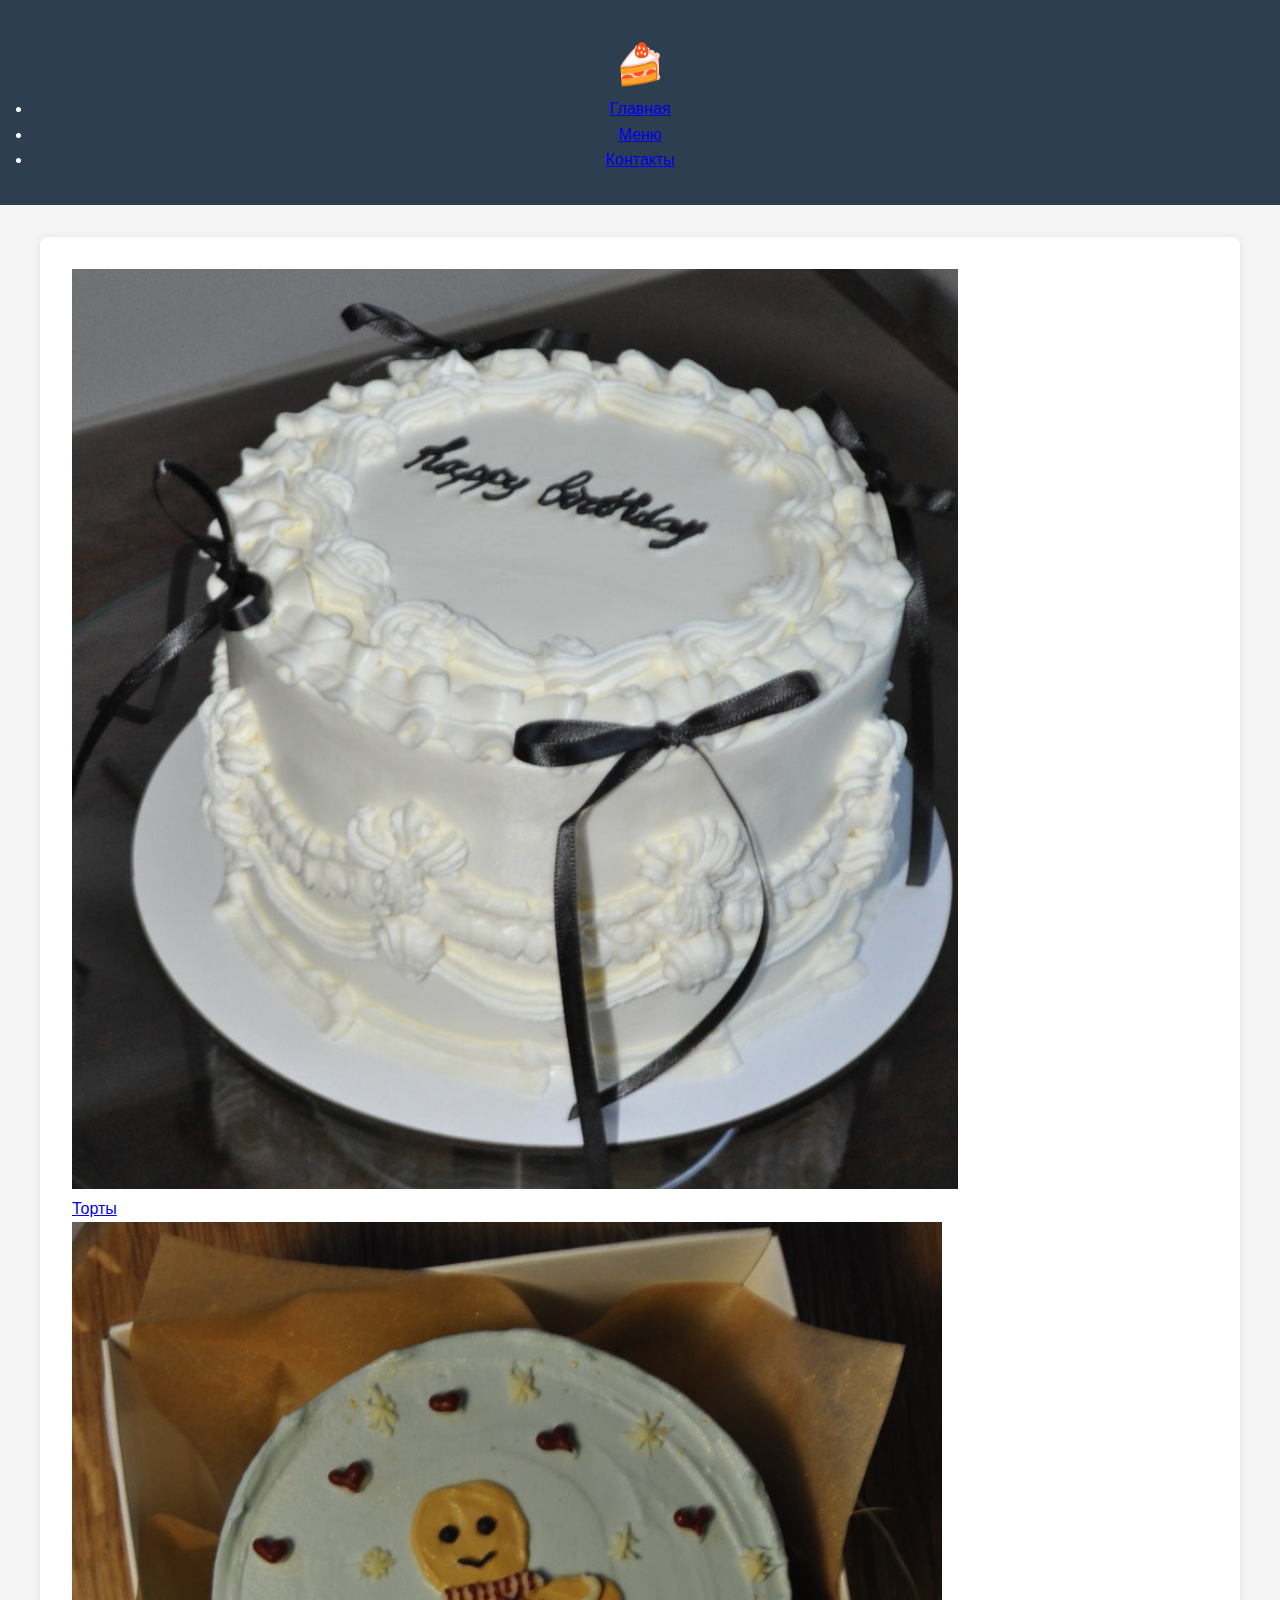
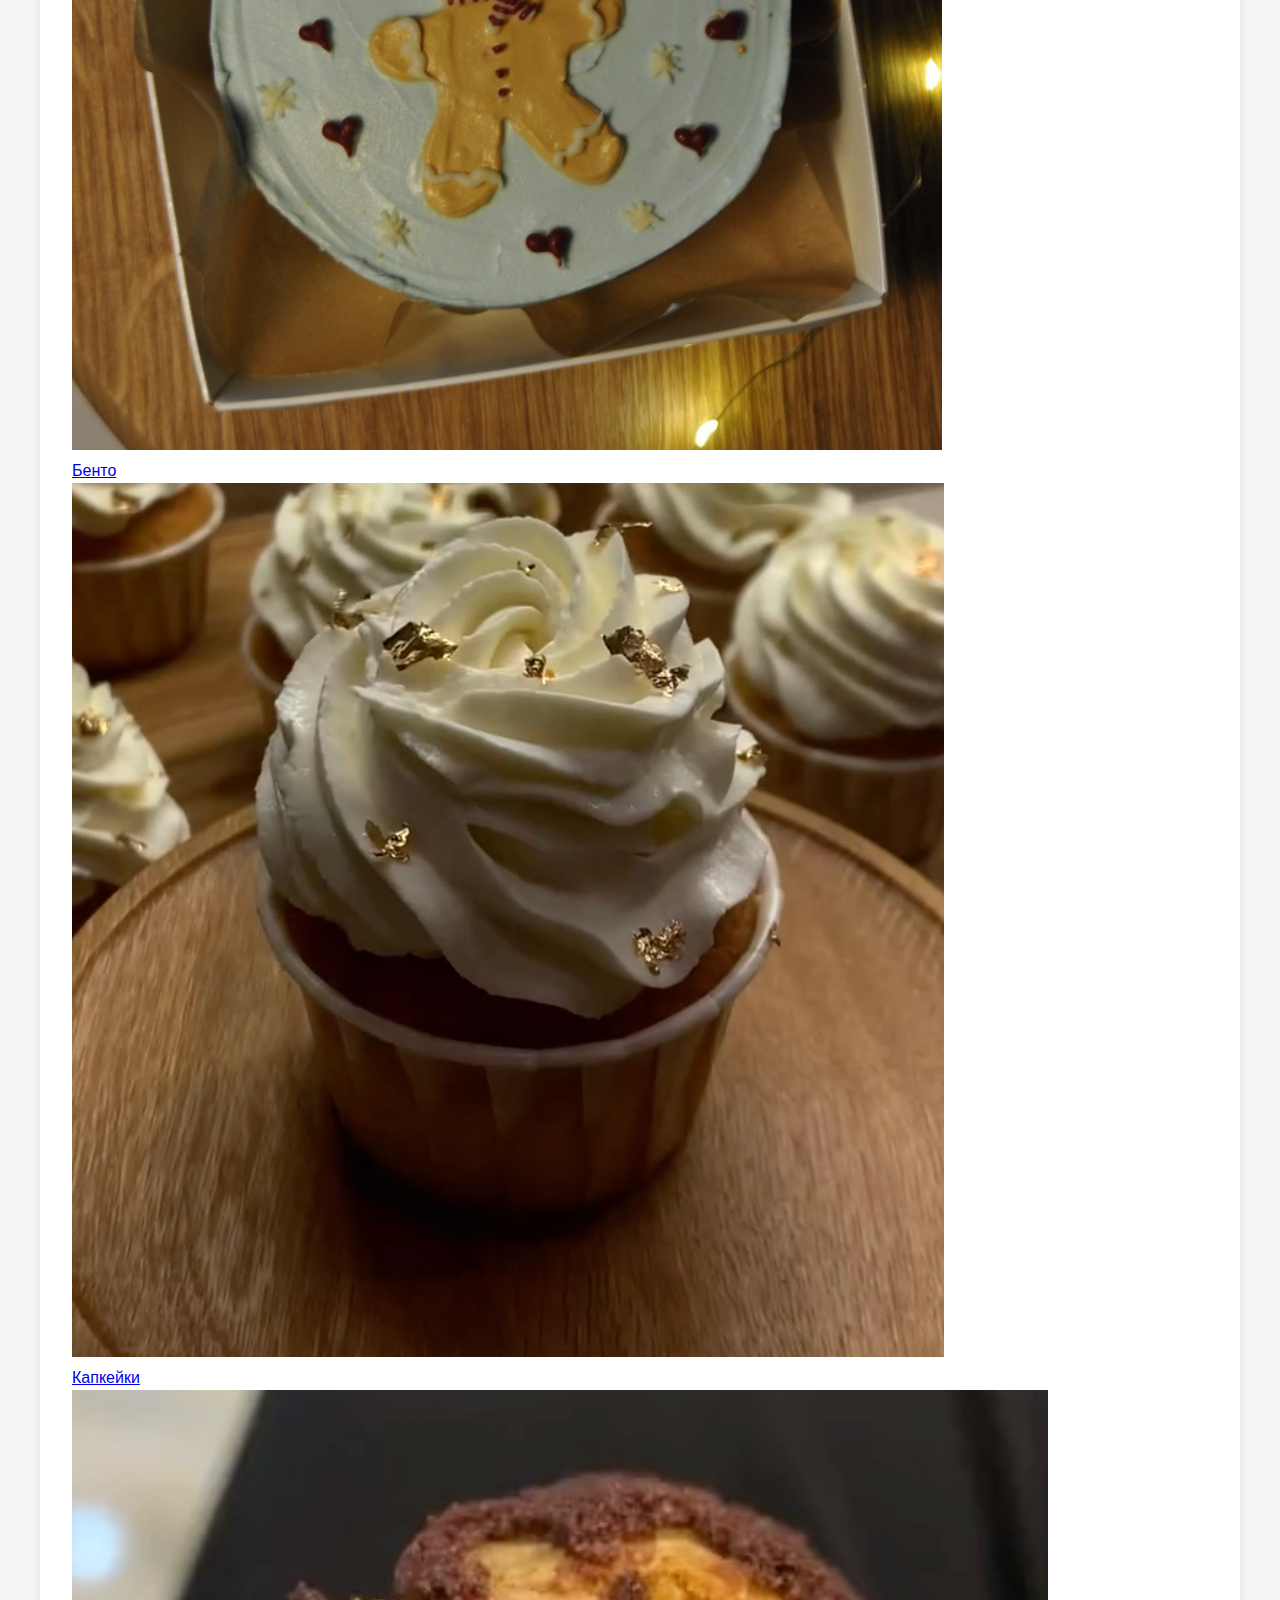
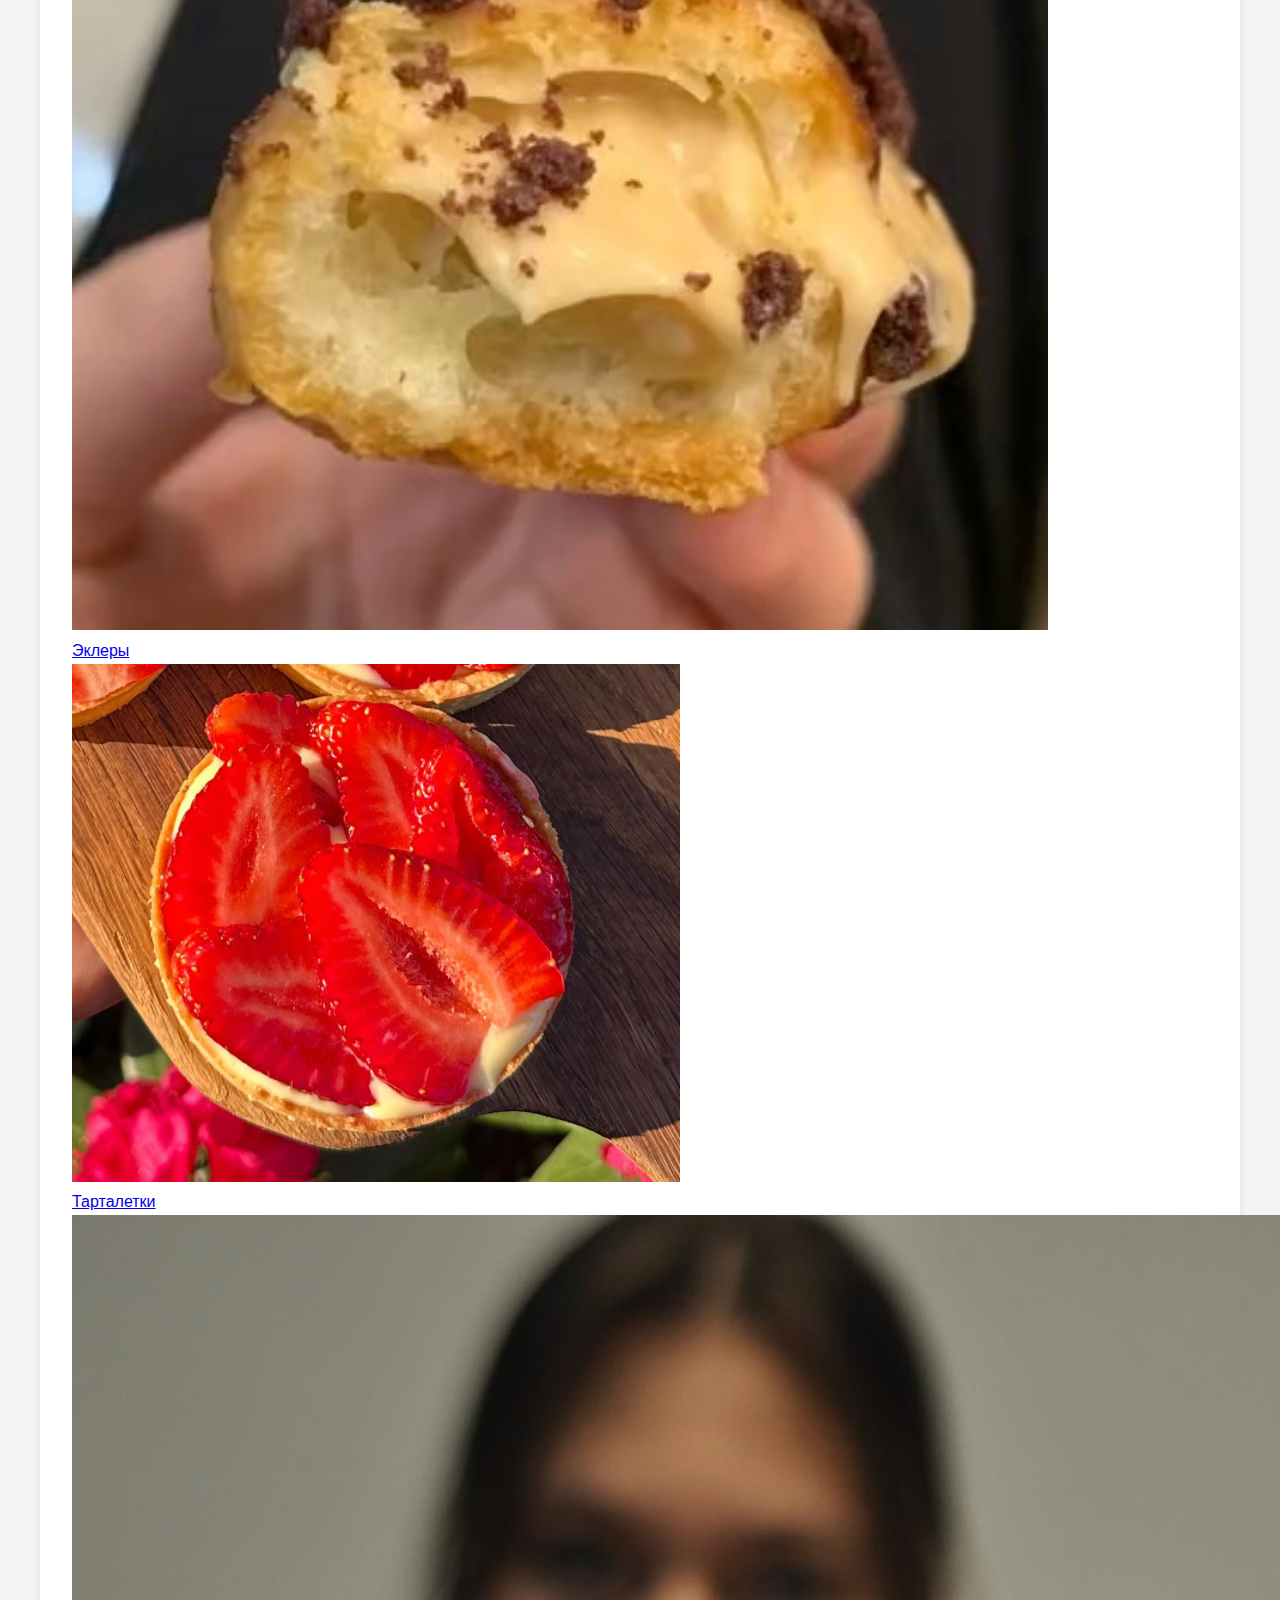
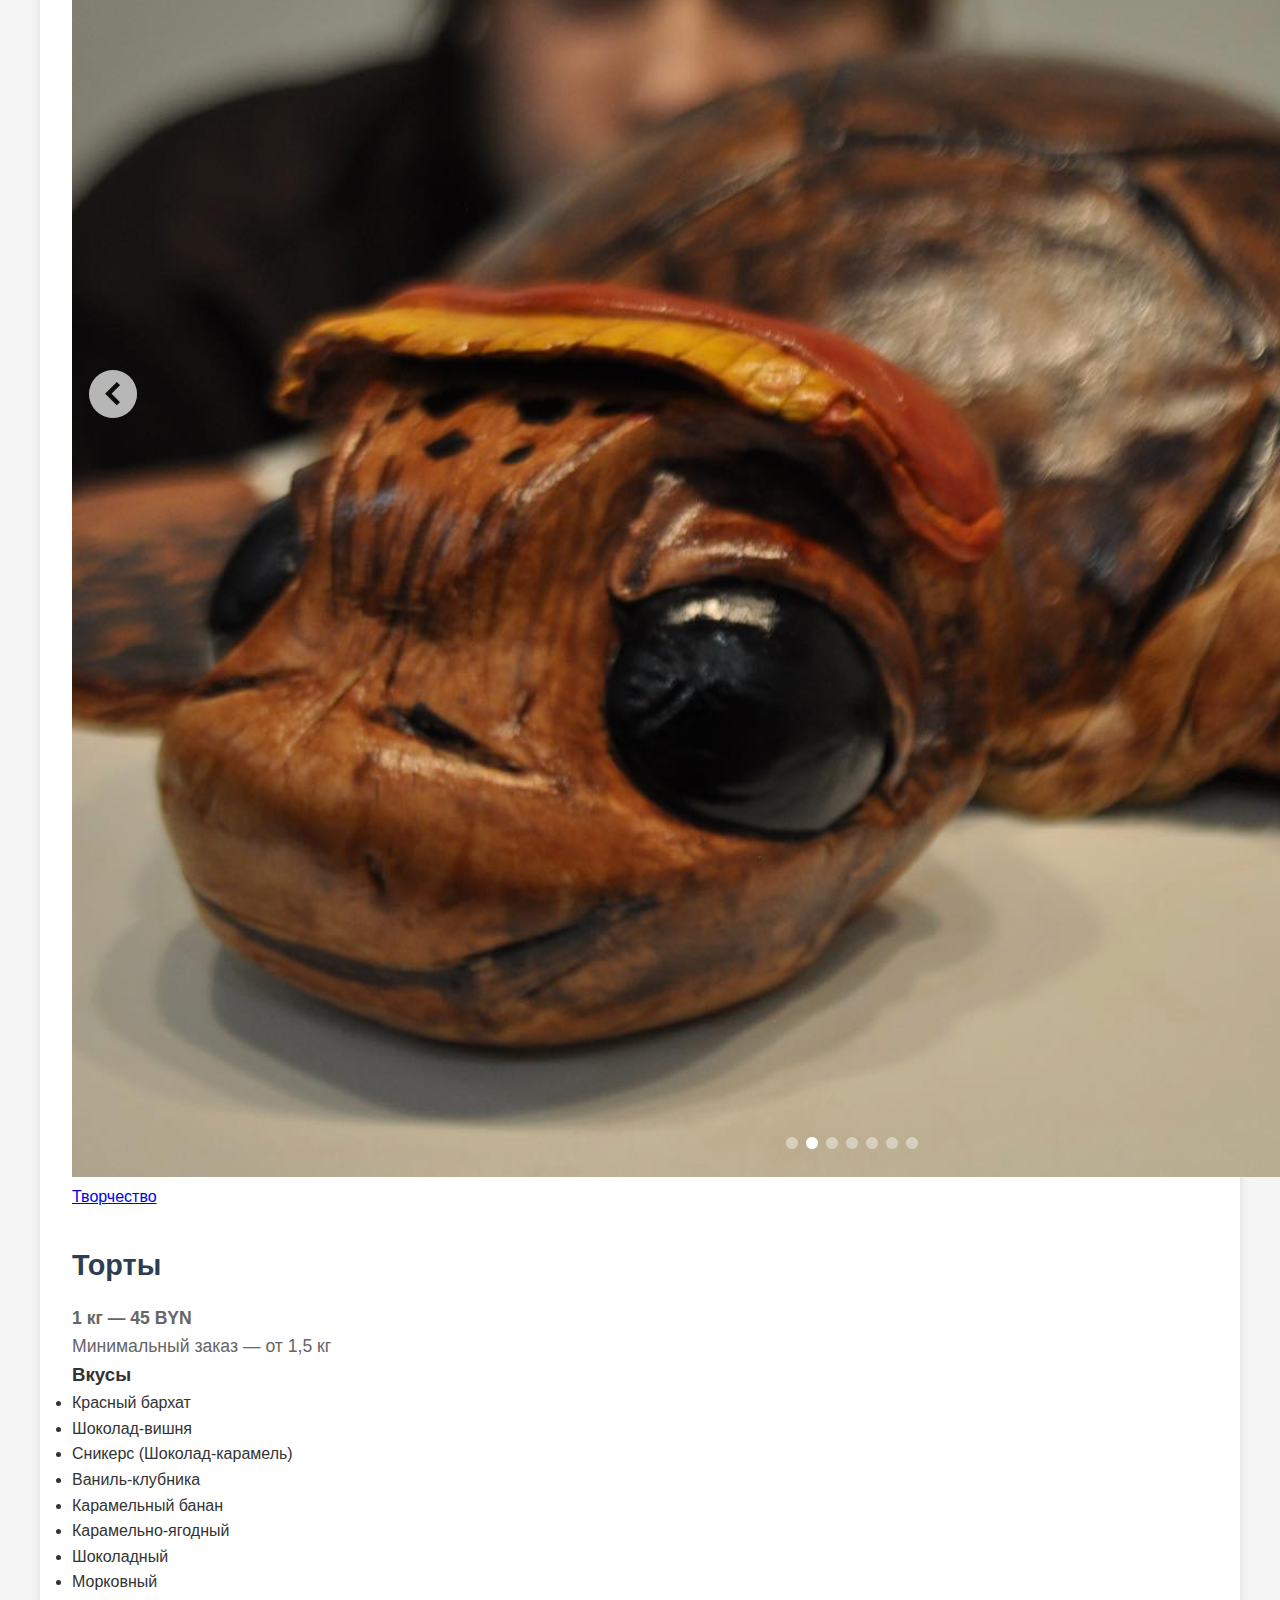
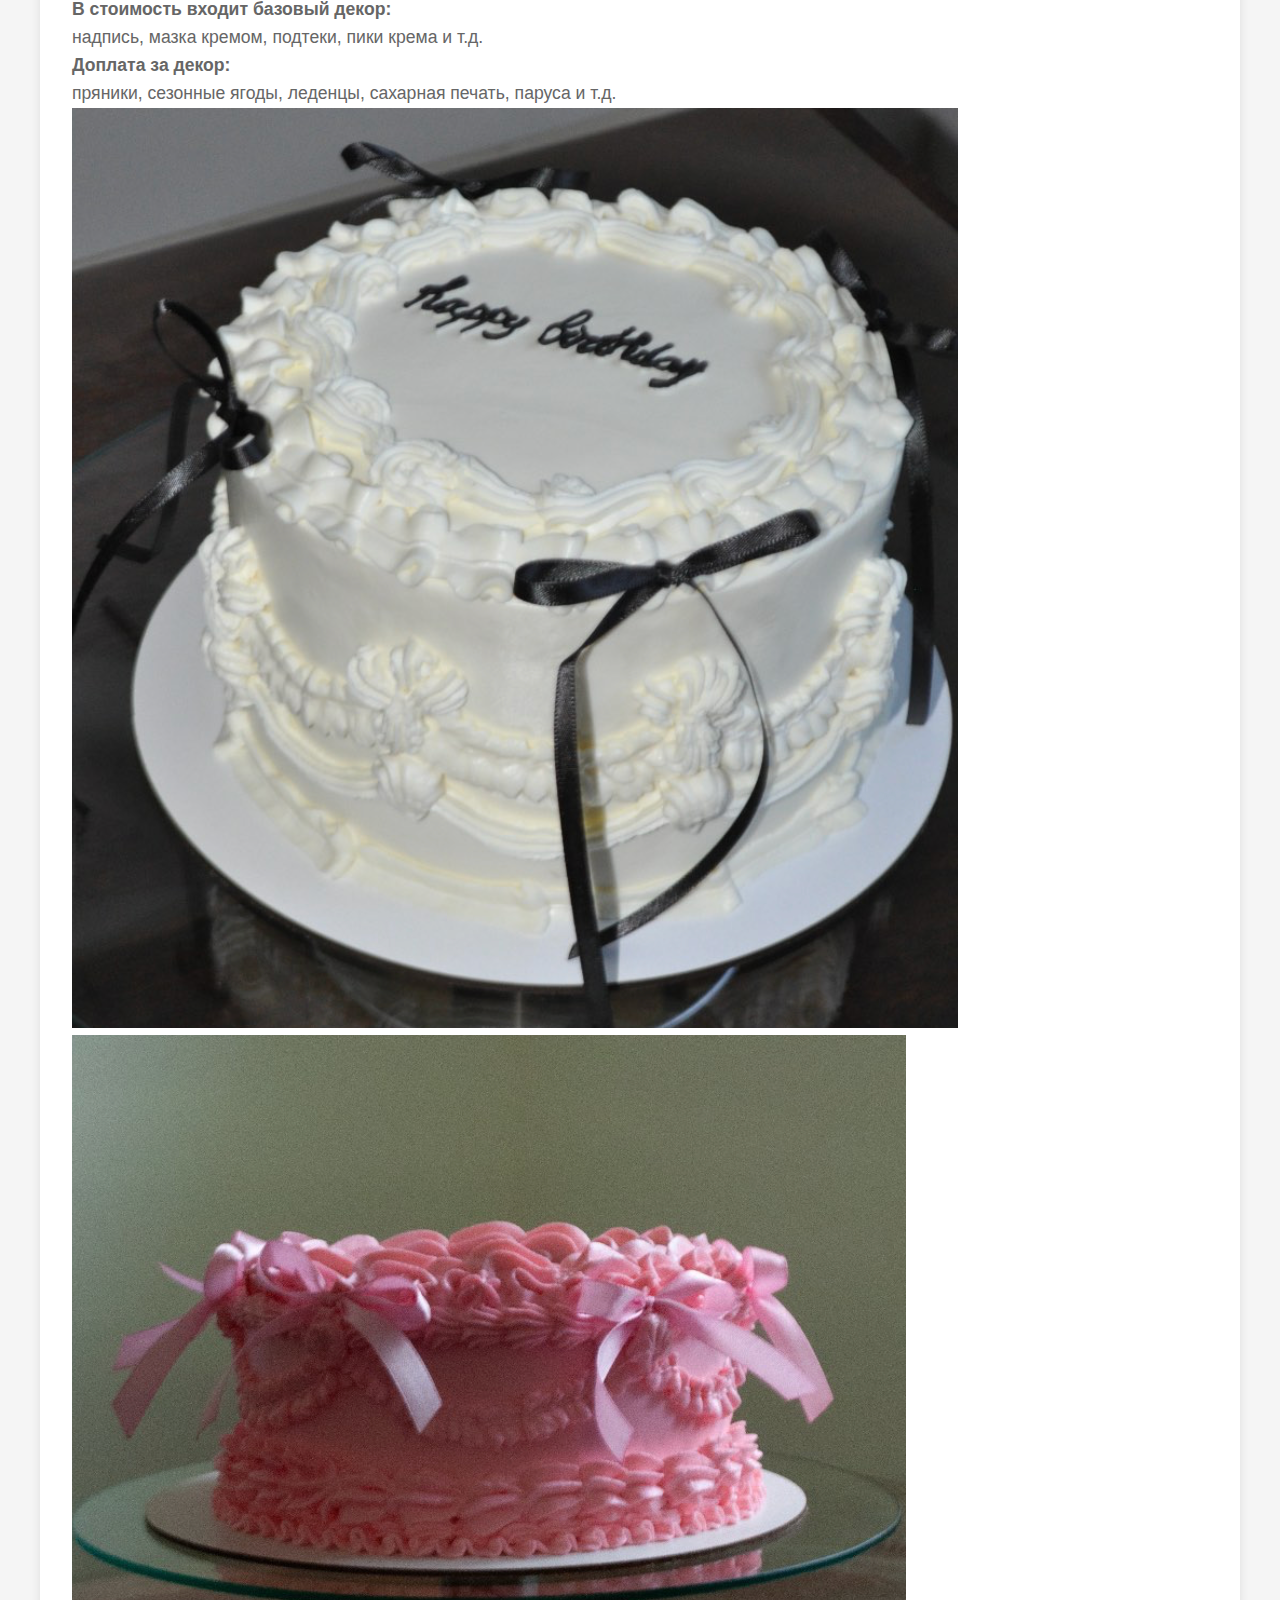
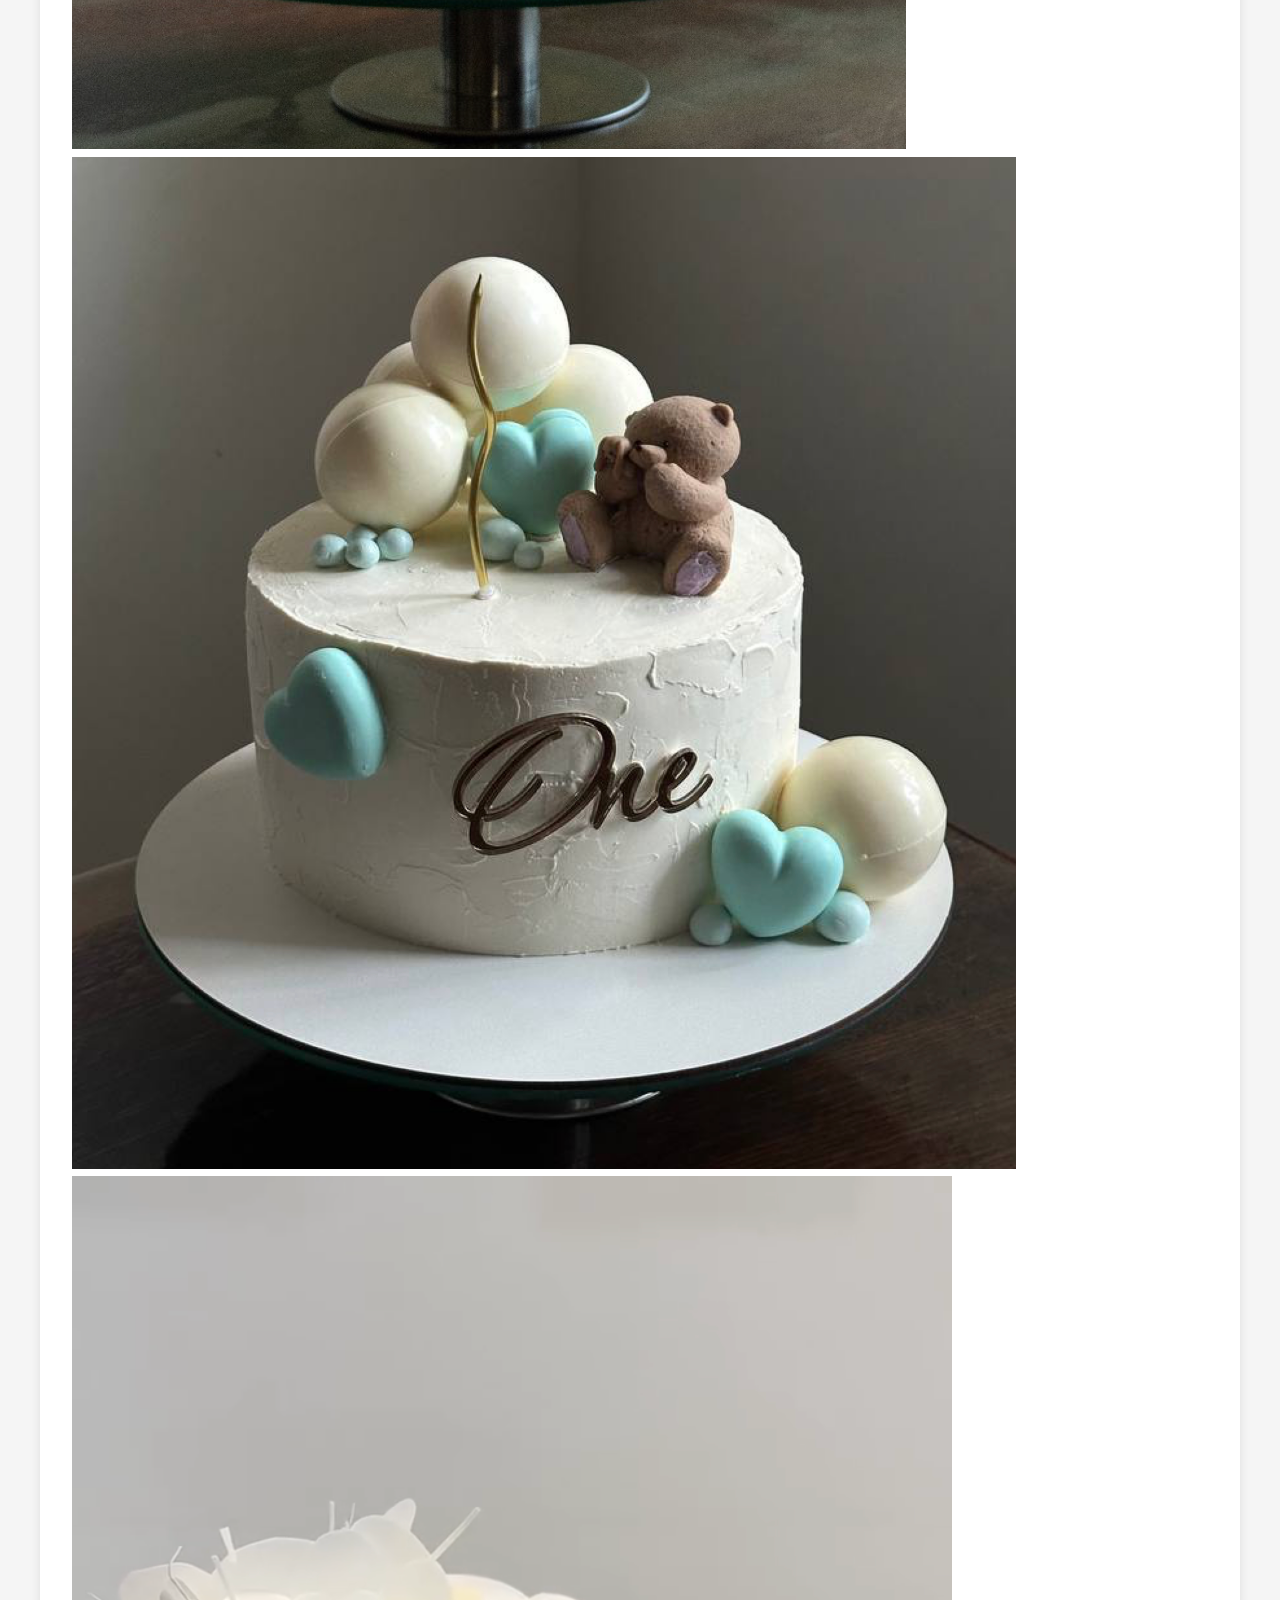
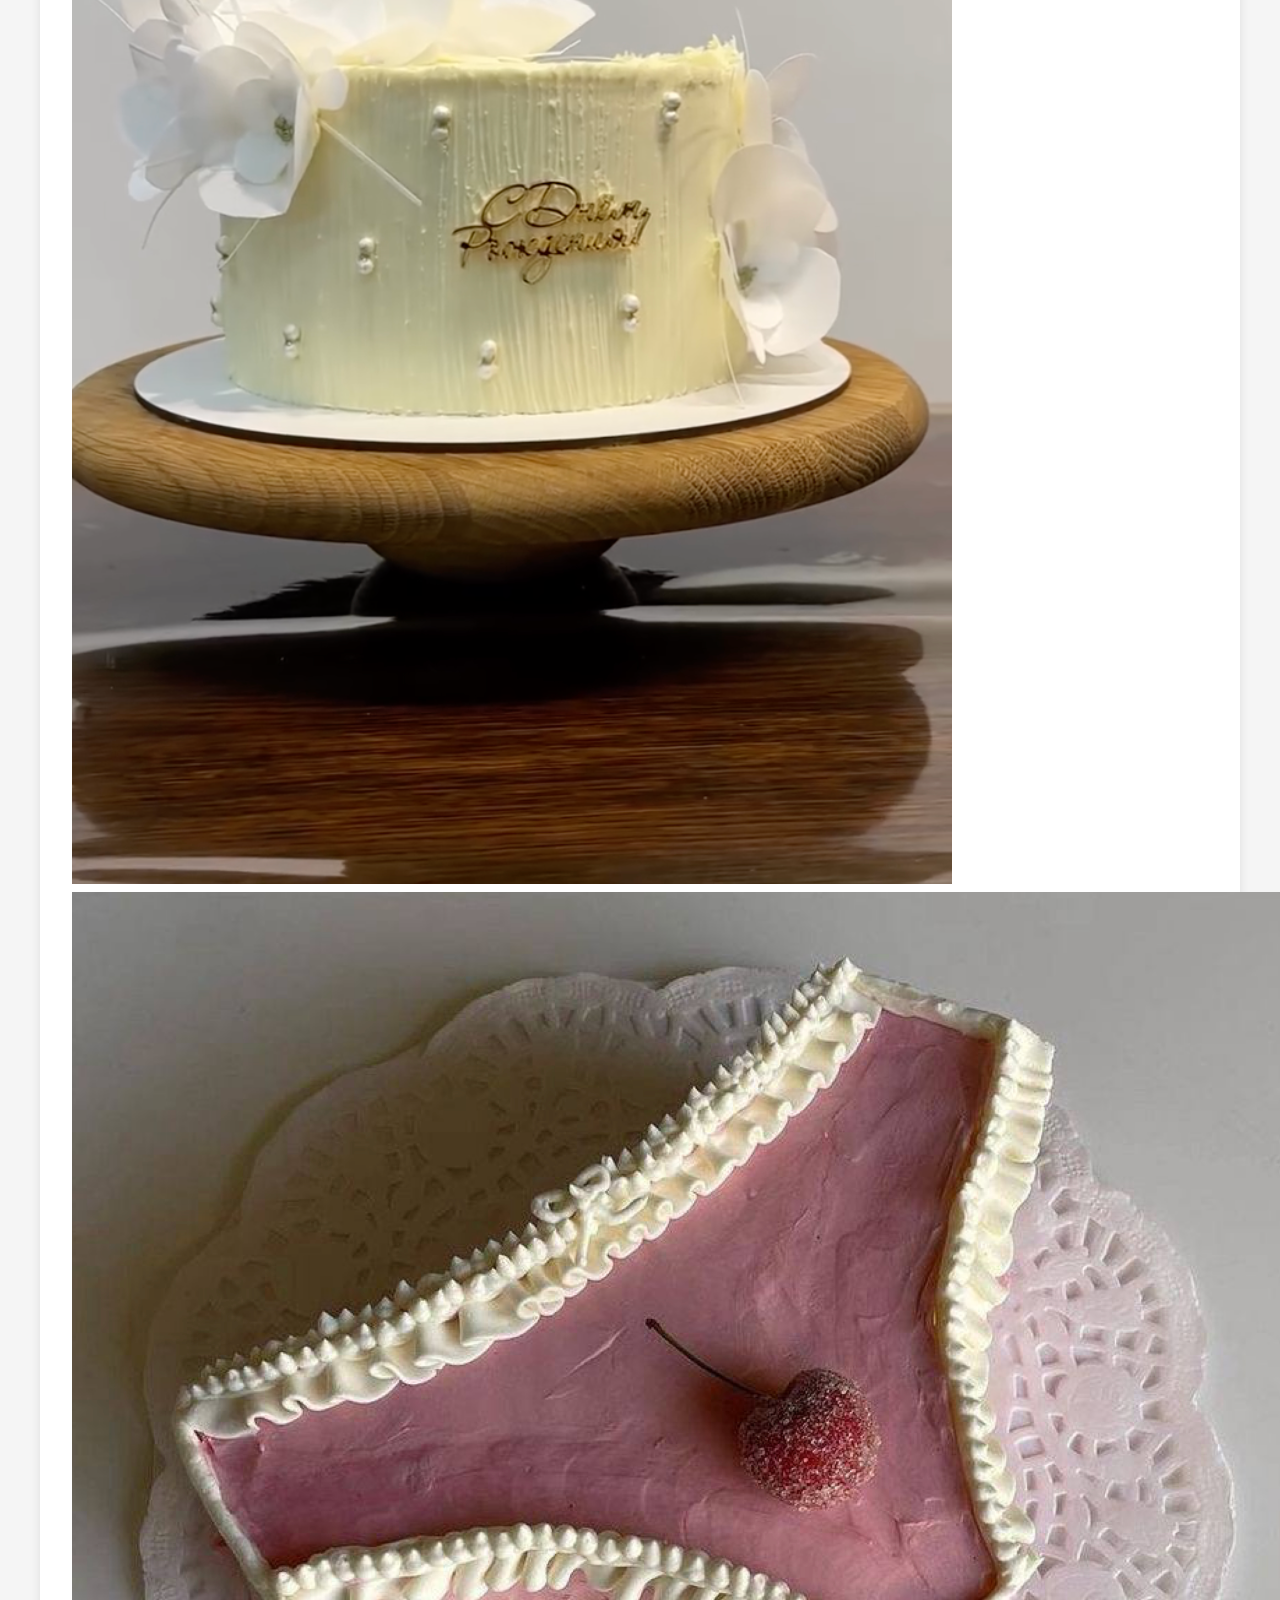
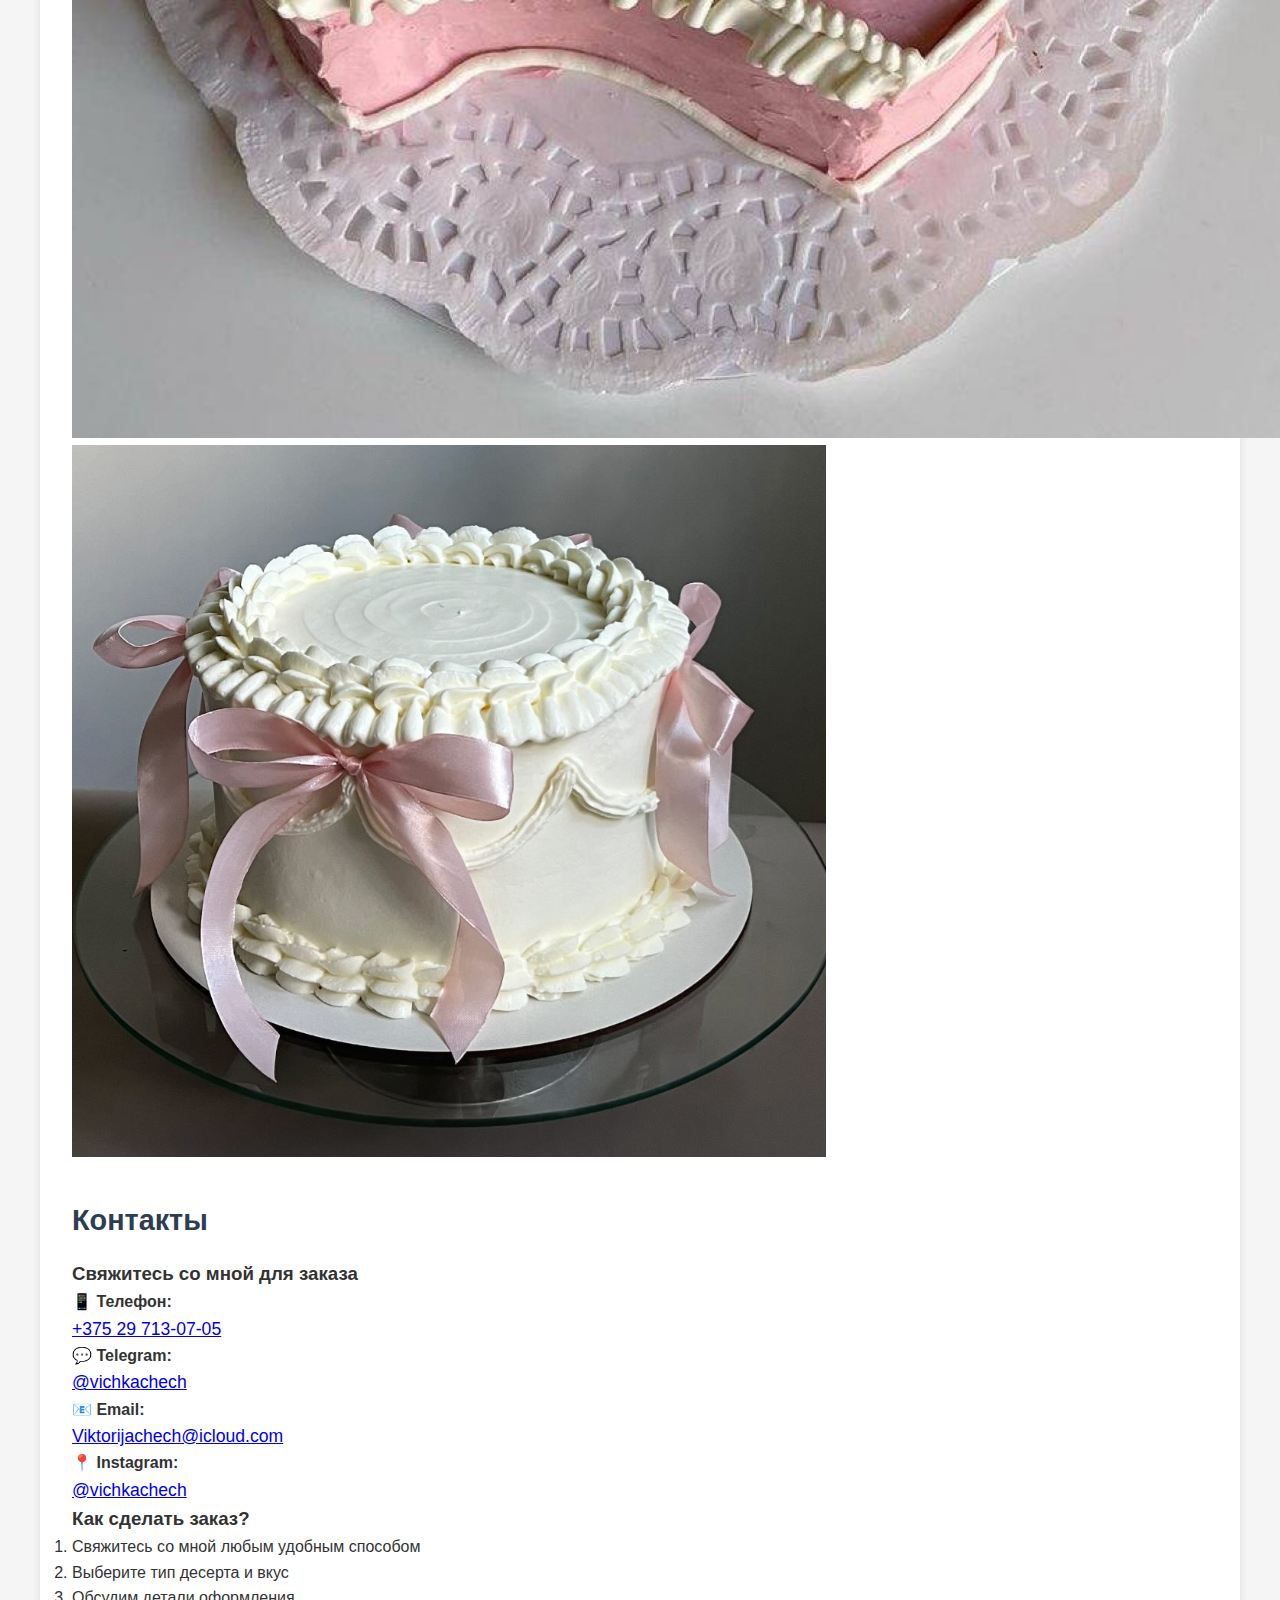
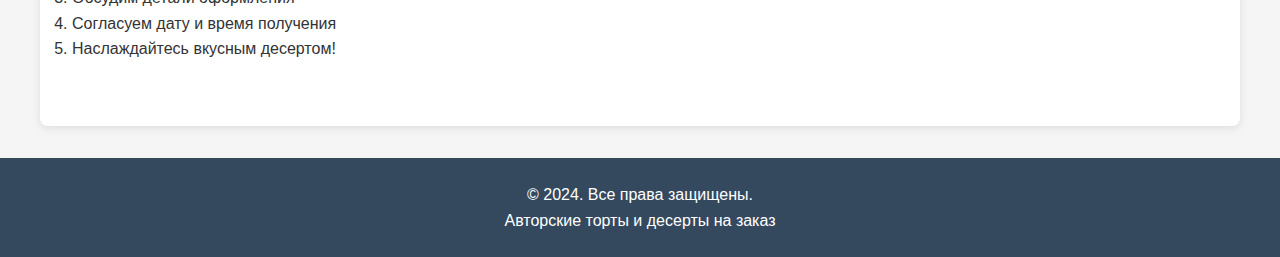
<file: torti.html>
<!DOCTYPE html>
<html lang="ru">
<head>
    <meta charset="UTF-8">
    <meta name="viewport" content="width=device-width, initial-scale=1.0">
    <title>Торты | Кондитерская</title>
    <link rel="stylesheet" href="styles.css">
</head>
<body>
    <header>
        <nav class="navbar">
            <div class="container">
                <h1 class="logo">🍰</h1>
                <ul class="nav-menu">
                    <li><a href="index.html">Главная</a></li>
                    <li><a href="#mini-menu">Меню</a></li>
                    <li><a href="#contacts">Контакты</a></li>
                </ul>
            </div>
        </nav>
    </header>

    <main>
        <!-- Миниатюрное меню -->
        <section id="mini-menu" class="mini-menu-section">
            <div class="container">
                <div class="mini-menu-scroll">
                    <a href="torti.html" class="mini-menu-item active">
                        <div class="mini-menu-image-wrapper">
                            <img src="pics/tort1.png" alt="Торты" class="mini-menu-image">
                        </div>
                        <span class="mini-menu-label">Торты</span>
                    </a>
                    <a href="bento.html" class="mini-menu-item">
                        <div class="mini-menu-image-wrapper">
                            <img src="pics/bento1.png" alt="Бенто-торты" class="mini-menu-image">
                        </div>
                        <span class="mini-menu-label">Бенто</span>
                    </a>
                    <a href="cupcakes.html" class="mini-menu-item">
                        <div class="mini-menu-image-wrapper">
                            <img src="pics/cupcake1.png" alt="Капкейки" class="mini-menu-image">
                        </div>
                        <span class="mini-menu-label">Капкейки</span>
                    </a>
                    <a href="eclairs.html" class="mini-menu-item">
                        <div class="mini-menu-image-wrapper">
                            <img src="pics/eclair1.png" alt="Эклеры" class="mini-menu-image">
                        </div>
                        <span class="mini-menu-label">Эклеры</span>
                    </a>
                    <a href="tartlets.html" class="mini-menu-item">
                        <div class="mini-menu-image-wrapper">
                            <img src="pics/tartalet1.png" alt="Тарталетки" class="mini-menu-image">
                        </div>
                        <span class="mini-menu-label">Тарталетки</span>
                    </a>
                    <a href="creative.html" class="mini-menu-item">
                        <div class="mini-menu-image-wrapper">
                            <img src="pics/other4-2.png" alt="Творчество" class="mini-menu-image">
                        </div>
                        <span class="mini-menu-label">Творчество</span>
                    </a>
                </div>
            </div>
        </section>

        <!-- Торты -->
        <section class="product-section">
            <div class="container">
                <h2 class="section-title">Торты</h2>
                <div class="product-info">
                    <div class="price-info">
                        <p class="price"><strong>1 кг — 45 BYN</strong></p>
                        <p class="min-order">Минимальный заказ — от 1,5 кг</p>
                    </div>
                    
                    <div class="flavors">
                        <h3>Вкусы</h3>
                        <ul class="flavor-list">
                            <li>Красный бархат</li>
                            <li>Шоколад-вишня</li>
                            <li>Сникерс (Шоколад-карамель)</li>
                            <li>Ваниль-клубника</li>
                            <li>Карамельный банан</li>
                            <li>Карамельно-ягодный</li>
                            <li>Шоколадный</li>
                            <li>Морковный</li>
                        </ul>
                    </div>

                    <div class="decor-info">
                        <p class="included"><strong>В стоимость входит базовый декор:</strong><br>
                        надпись, мазка кремом, подтеки, пики крема и т.д.</p>
                        <p class="extra"><strong>Доплата за декор:</strong><br>
                        пряники, сезонные ягоды, леденцы, сахарная печать, паруса и т.д.</p>
                    </div>
                </div>

                <div class="gallery">
                    <div class="gallery-item">
                        <img src="pics/tort1.png" alt="Торт 1">
                    </div>
                    <div class="gallery-item">
                        <img src="pics/tort2.png" alt="Торт 2">
                    </div>
                    <div class="gallery-item">
                        <img src="pics/tort3.png" alt="Торт 3">
                    </div>
                    <div class="gallery-item">
                        <img src="pics/tort4.png" alt="Торт 4">
                    </div>
                    <div class="gallery-item">
                        <img src="pics/tort5.png" alt="Торт 5">
                    </div>
                    <div class="gallery-item">
                        <img src="pics/tort6.png" alt="Торт 6">
                    </div>
                </div>
            </div>
        </section>

        <!-- Контакты -->
        <section id="contacts" class="contacts-section">
            <div class="container">
                <h2 class="section-title">Контакты</h2>
                <div class="contacts-content">
                    <div class="contact-info">
                        <h3>Свяжитесь со мной для заказа</h3>
                        <div class="contact-item">
                            <strong>📱 Телефон:</strong>
                            <p><a href="tel:+375297130705">+375 29 713-07-05</a></p>
                        </div>
                        <div class="contact-item">
                            <strong>💬 Telegram:</strong>
                            <p><a href="https://t.me/vichkachech" target="_blank">@vichkachech</a></p>
                        </div>
                        <div class="contact-item">
                            <strong>📧 Email:</strong>
                            <p><a href="mailto:Viktorijachech@icloud.com">Viktorijachech@icloud.com</a></p>
                        </div>
                        <div class="contact-item">
                            <strong>📍 Instagram:</strong>
                            <p><a href="https://instagram.com/vichkachech" target="_blank">@vichkachech</a></p>
                        </div>
                    </div>
                    <div class="order-info">
                        <h3>Как сделать заказ?</h3>
                        <ol class="order-steps">
                            <li>Свяжитесь со мной любым удобным способом</li>
                            <li>Выберите тип десерта и вкус</li>
                            <li>Обсудим детали оформления</li>
                            <li>Согласуем дату и время получения</li>
                            <li>Наслаждайтесь вкусным десертом!</li>
                        </ol>
                    </div>
                </div>
            </div>
        </section>
    </main>

    <footer>
        <div class="container">
            <p>&copy; 2024. Все права защищены.</p>
            <p>Авторские торты и десерты на заказ</p>
        </div>
    </footer>

    <script>
        // Плавная прокрутка для навигации
        document.querySelectorAll('a[href^="#"]').forEach(anchor => {
            anchor.addEventListener('click', function (e) {
                e.preventDefault();
                const target = document.querySelector(this.getAttribute('href'));
                if (target) {
                    target.scrollIntoView({
                        behavior: 'smooth',
                        block: 'start'
                    });
                }
            });
        });

        // Эффект уменьшения и прозрачности header при прокрутке
        const header = document.querySelector('header');
        let lastScroll = 0;

        window.addEventListener('scroll', function() {
            const currentScroll = window.pageYOffset || document.documentElement.scrollTop;
            
            if (currentScroll > 100) {
                header.classList.add('scrolled');
            } else {
                header.classList.remove('scrolled');
            }
            
            lastScroll = currentScroll;
        });

        // Показ изображений при загрузке
        document.querySelectorAll('.gallery-item img').forEach(img => {
            img.onerror = function() {
                this.style.display = 'none';
            };
        });
    </script>
</body>
</html>
</file>
<file: styles.css>
* {
    margin: 0;
    padding: 0;
    box-sizing: border-box;
}

body {
    font-family: -apple-system, BlinkMacSystemFont, 'Segoe UI', Roboto, Oxygen, Ubuntu, Cantarell, sans-serif;
    line-height: 1.6;
    color: #333;
    background-color: #f5f5f5;
}

header {
    background-color: #2c3e50;
    color: white;
    padding: 2rem;
    text-align: center;
}

header h1 {
    font-size: 2.5rem;
    font-weight: 300;
}

main {
    max-width: 1200px;
    margin: 2rem auto;
    padding: 2rem;
    background-color: white;
    box-shadow: 0 2px 10px rgba(0, 0, 0, 0.1);
    border-radius: 8px;
}

section {
    margin-bottom: 2rem;
}

section h2 {
    color: #2c3e50;
    margin-bottom: 1rem;
    font-size: 1.8rem;
}

section p {
    color: #666;
    font-size: 1.1rem;
}

footer {
    background-color: #34495e;
    color: white;
    text-align: center;
    padding: 1.5rem;
    margin-top: 2rem;
}

@media (max-width: 768px) {
    header h1 {
        font-size: 1.8rem;
    }
    
    main {
        margin: 1rem;
        padding: 1rem;
    }
}
</file>
<file: creative.css>
/* Creative Projects Page - Different Color Palette */

:root {
    --creative-primary: #6B4C93;
    --creative-secondary: #9B7BB8;
    --creative-accent: #E8D5FF;
    --creative-dark: #4A2C6B;
    --creative-bg: #F5F0FF;
    --creative-text: #2D1B3D;
}

body {
    background-color: var(--creative-bg);
}

.hero-creative {
    background: linear-gradient(135deg, var(--creative-primary) 0%, var(--creative-secondary) 100%);
    padding: 4rem 0;
    text-align: center;
}

.hero-creative .hero-title {
    color: white;
    text-shadow: 2px 2px 4px rgba(0, 0, 0, 0.3);
}

.hero-creative .hero-subtitle {
    color: rgba(255, 255, 255, 0.9);
    text-shadow: 1px 1px 2px rgba(0, 0, 0, 0.3);
}

/* Creative Projects Sections */
.creative-project {
    margin: 4rem 0;
    padding: 3rem 0;
}

.project-content {
    display: grid;
    grid-template-columns: 1fr 1fr;
    gap: 3rem;
    align-items: center;
}

.project-content.reverse {
    direction: rtl;
}

.project-content.reverse > * {
    direction: ltr;
}

/* Carousel Styles */
.carousel-wrapper {
    position: relative;
    width: 100%;
    border-radius: 20px;
    overflow: hidden;
    box-shadow: 0 10px 30px rgba(107, 76, 147, 0.3);
}

.carousel-container {
    position: relative;
    width: 100%;
    aspect-ratio: 1;
    overflow: hidden;
}

.carousel-slide {
    display: none;
    width: 100%;
    height: 100%;
}

.carousel-slide.active {
    display: block;
}

.carousel-slide img {
    width: 100%;
    height: 100%;
    object-fit: cover;
    display: block;
}

.carousel-btn {
    position: absolute;
    top: 50%;
    transform: translateY(-50%);
    background: rgba(255, 255, 255, 0.9);
    border: none;
    width: 50px;
    height: 50px;
    border-radius: 50%;
    font-size: 2rem;
    color: var(--creative-primary);
    cursor: pointer;
    z-index: 10;
    transition: all 0.3s;
    display: flex;
    align-items: center;
    justify-content: center;
    box-shadow: 0 4px 10px rgba(0, 0, 0, 0.2);
}

.carousel-btn:hover {
    background: white;
    transform: translateY(-50%) scale(1.1);
    box-shadow: 0 6px 15px rgba(0, 0, 0, 0.3);
}

.carousel-btn.prev {
    left: 15px;
}

.carousel-btn.next {
    right: 15px;
}

.carousel-dots {
    display: flex;
    justify-content: center;
    gap: 10px;
    padding: 20px;
    background: rgba(255, 255, 255, 0.9);
}

.dot {
    width: 12px;
    height: 12px;
    border-radius: 50%;
    background: rgba(107, 76, 147, 0.4);
    cursor: pointer;
    transition: all 0.3s;
}

.dot.active {
    background: var(--creative-primary);
    transform: scale(1.2);
}

.dot:hover {
    background: var(--creative-secondary);
}

/* Project Description */
.project-description {
    padding: 2rem;
    background: white;
    border-radius: 20px;
    box-shadow: 0 5px 20px rgba(107, 76, 147, 0.15);
}

.project-description h3 {
    font-size: 2rem;
    color: var(--creative-primary);
    margin-bottom: 1rem;
    line-height: 1.3;
}

.project-description .subtitle {
    font-size: 1.2rem;
    color: var(--creative-secondary);
    margin-bottom: 1.5rem;
    font-style: italic;
}

.project-description .details {
    color: var(--creative-text);
    line-height: 1.8;
}

.project-description .details p {
    margin-bottom: 1rem;
    font-size: 1.1rem;
}

.project-description .details strong {
    color: var(--creative-dark);
}

/* Special Creative Link in Navbar */
.creative-link {
    background: linear-gradient(135deg, #FFD700 0%, #FFA500 100%) !important;
    color: #2D1B3D !important;
    padding: 0.5rem 1.5rem !important;
    border-radius: 25px !important;
    font-weight: 700 !important;
    box-shadow: 0 4px 15px rgba(255, 215, 0, 0.4) !important;
    transition: all 0.3s !important;
    border: none !important;
}

.creative-link:hover {
    transform: translateY(-2px) !important;
    box-shadow: 0 6px 20px rgba(255, 215, 0, 0.6) !important;
    opacity: 1 !important;
}

/* Responsive Design */
@media (max-width: 768px) {
    .project-content {
        grid-template-columns: 1fr;
        gap: 2rem;
    }

    .project-content.reverse {
        direction: ltr;
    }

    .project-description {
        padding: 1.5rem;
    }

    .project-description h3 {
        font-size: 1.5rem;
    }

    .carousel-btn {
        width: 40px;
        height: 40px;
        font-size: 1.5rem;
    }
}

@media (max-width: 480px) {
    .creative-project {
        margin: 2rem 0;
        padding: 2rem 0;
    }

    .project-description {
        padding: 1rem;
    }

    .project-description h3 {
        font-size: 1.3rem;
    }

    .carousel-btn {
        width: 35px;
        height: 35px;
        font-size: 1.2rem;
    }

    .carousel-btn.prev {
        left: 10px;
    }

    .carousel-btn.next {
        right: 10px;
    }
}
</file>
